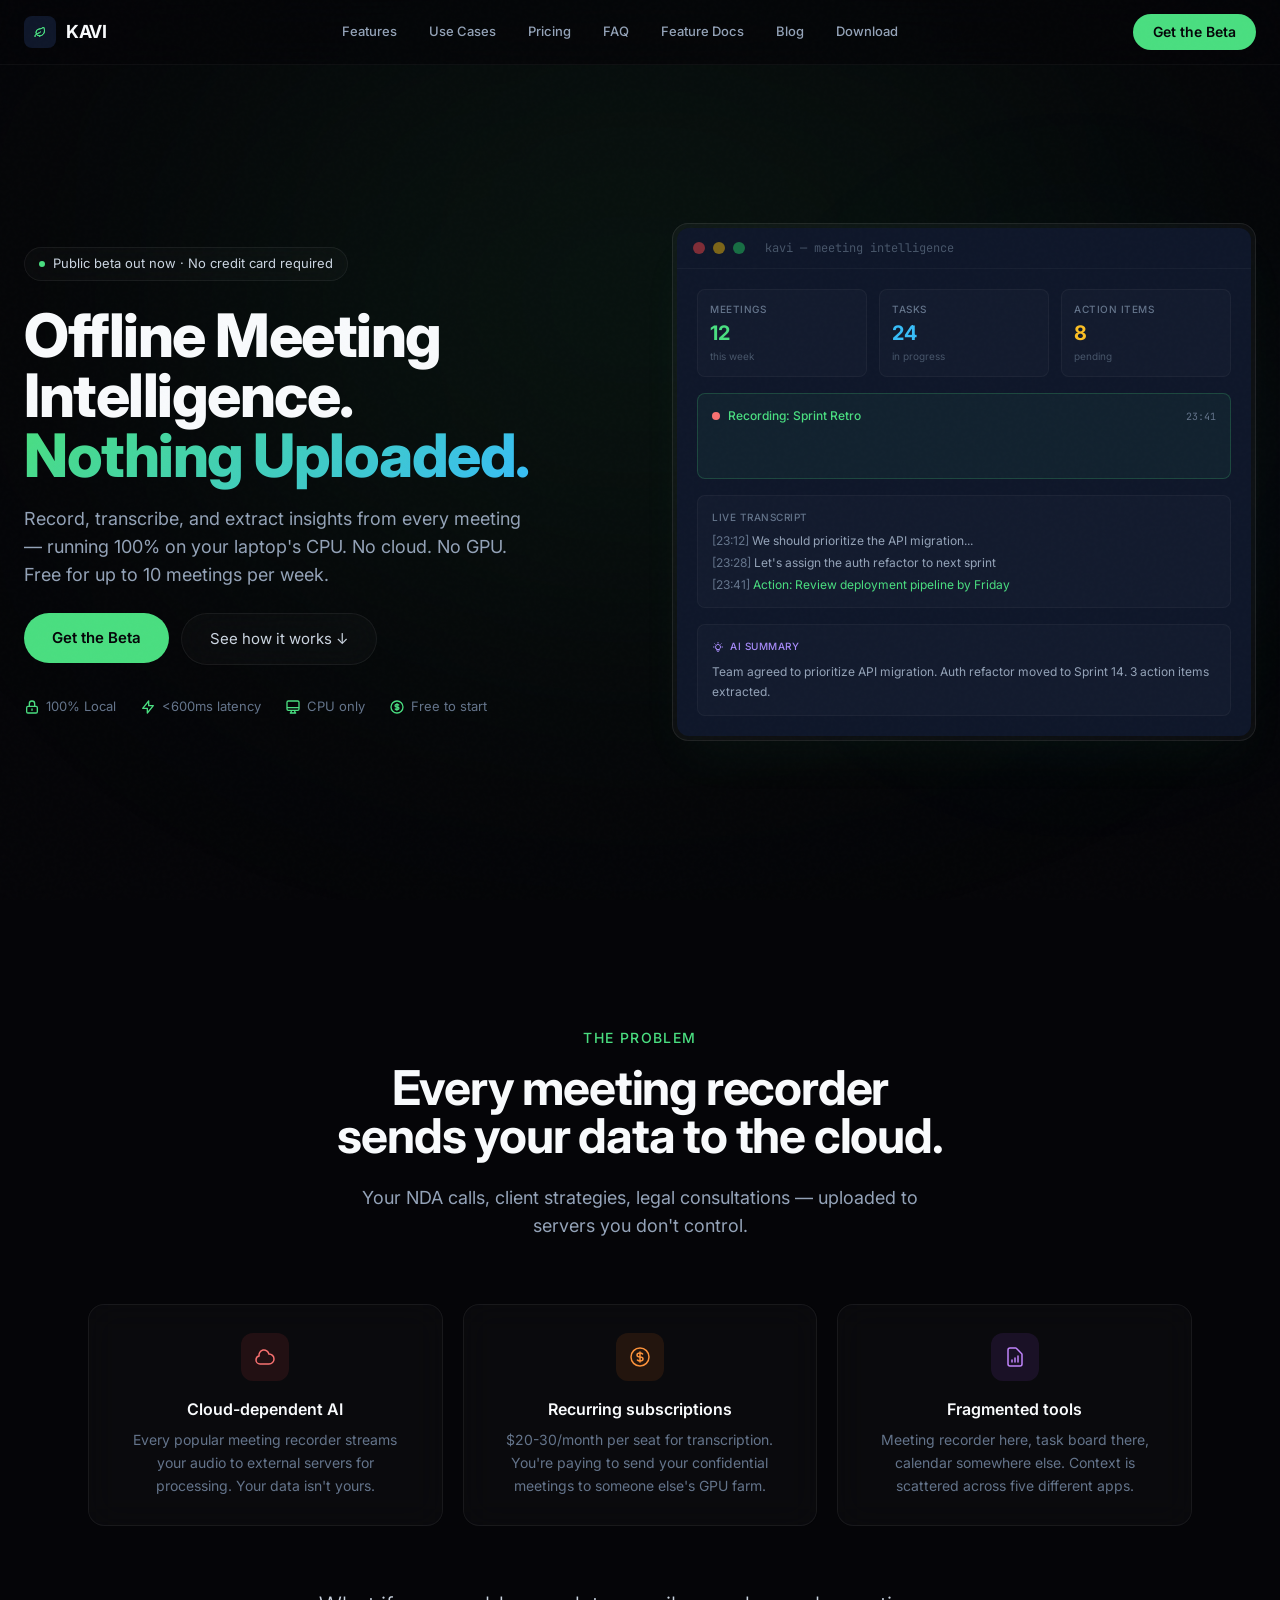
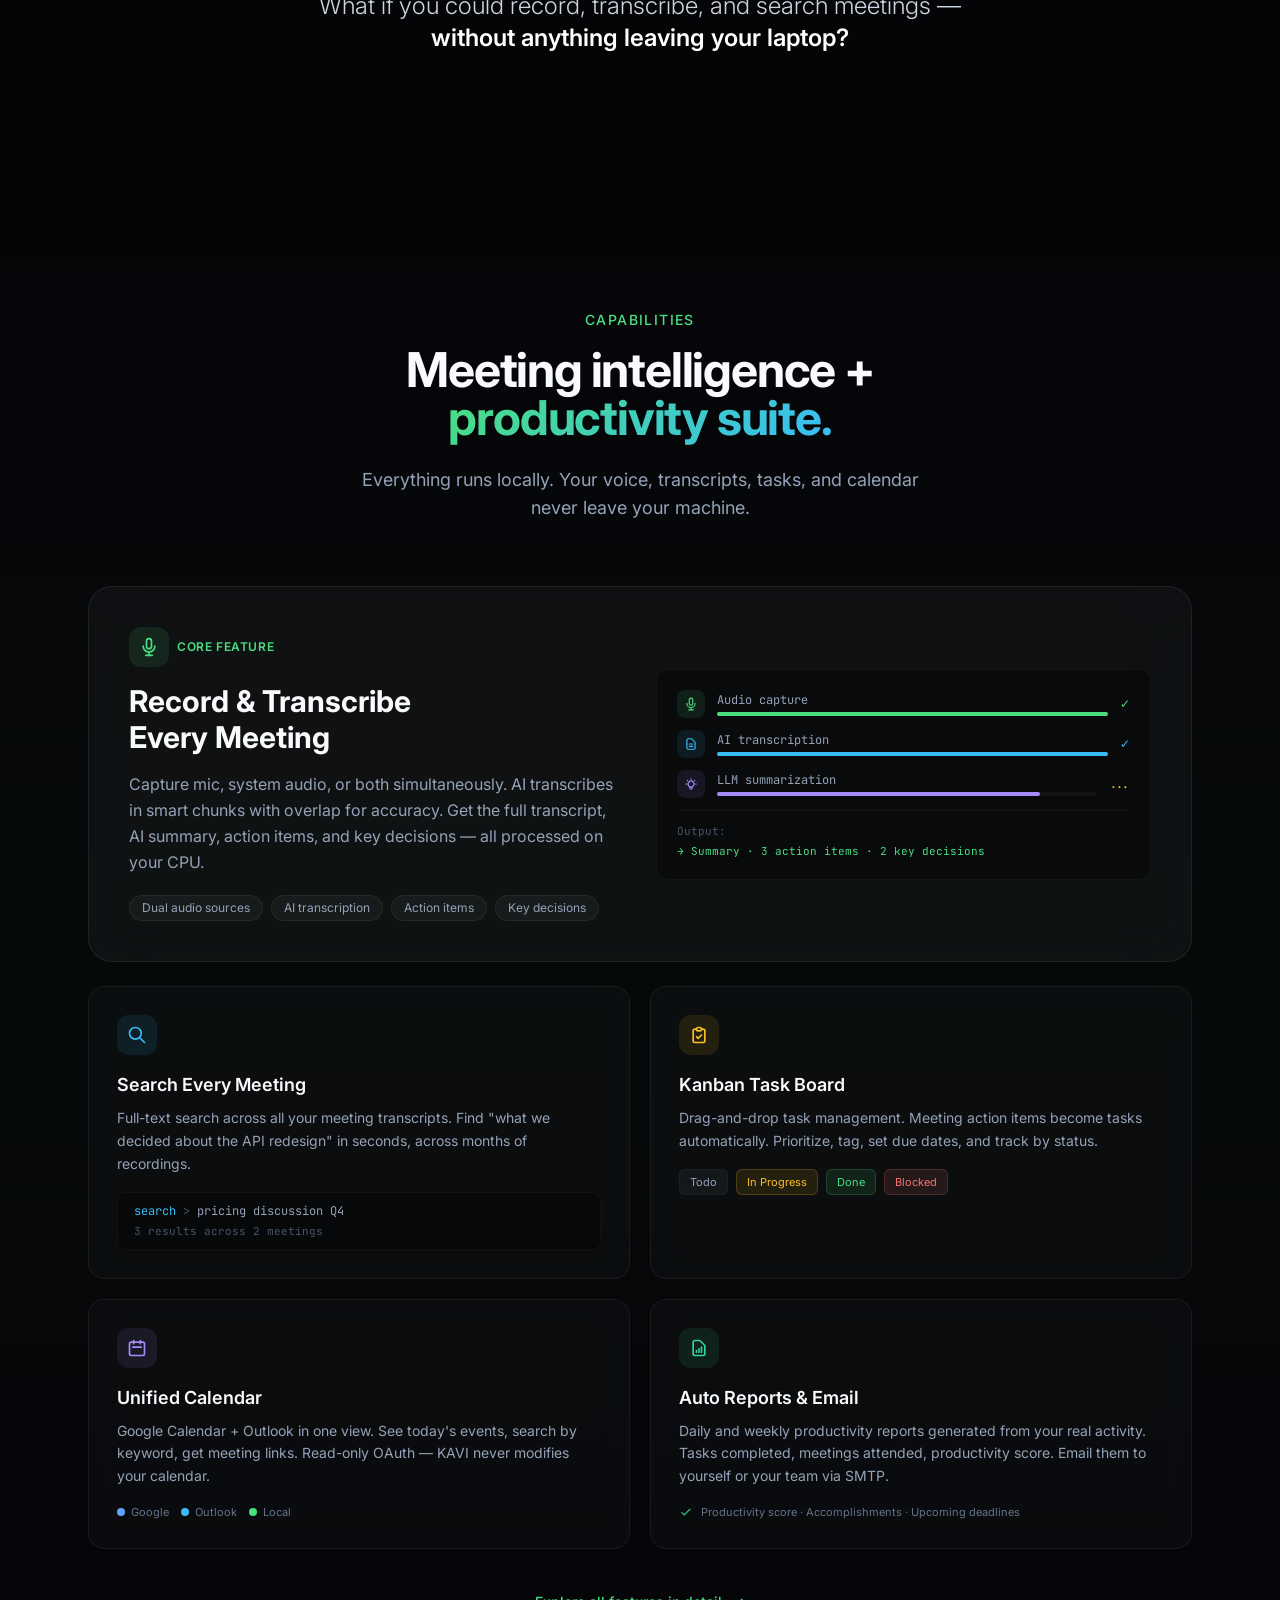
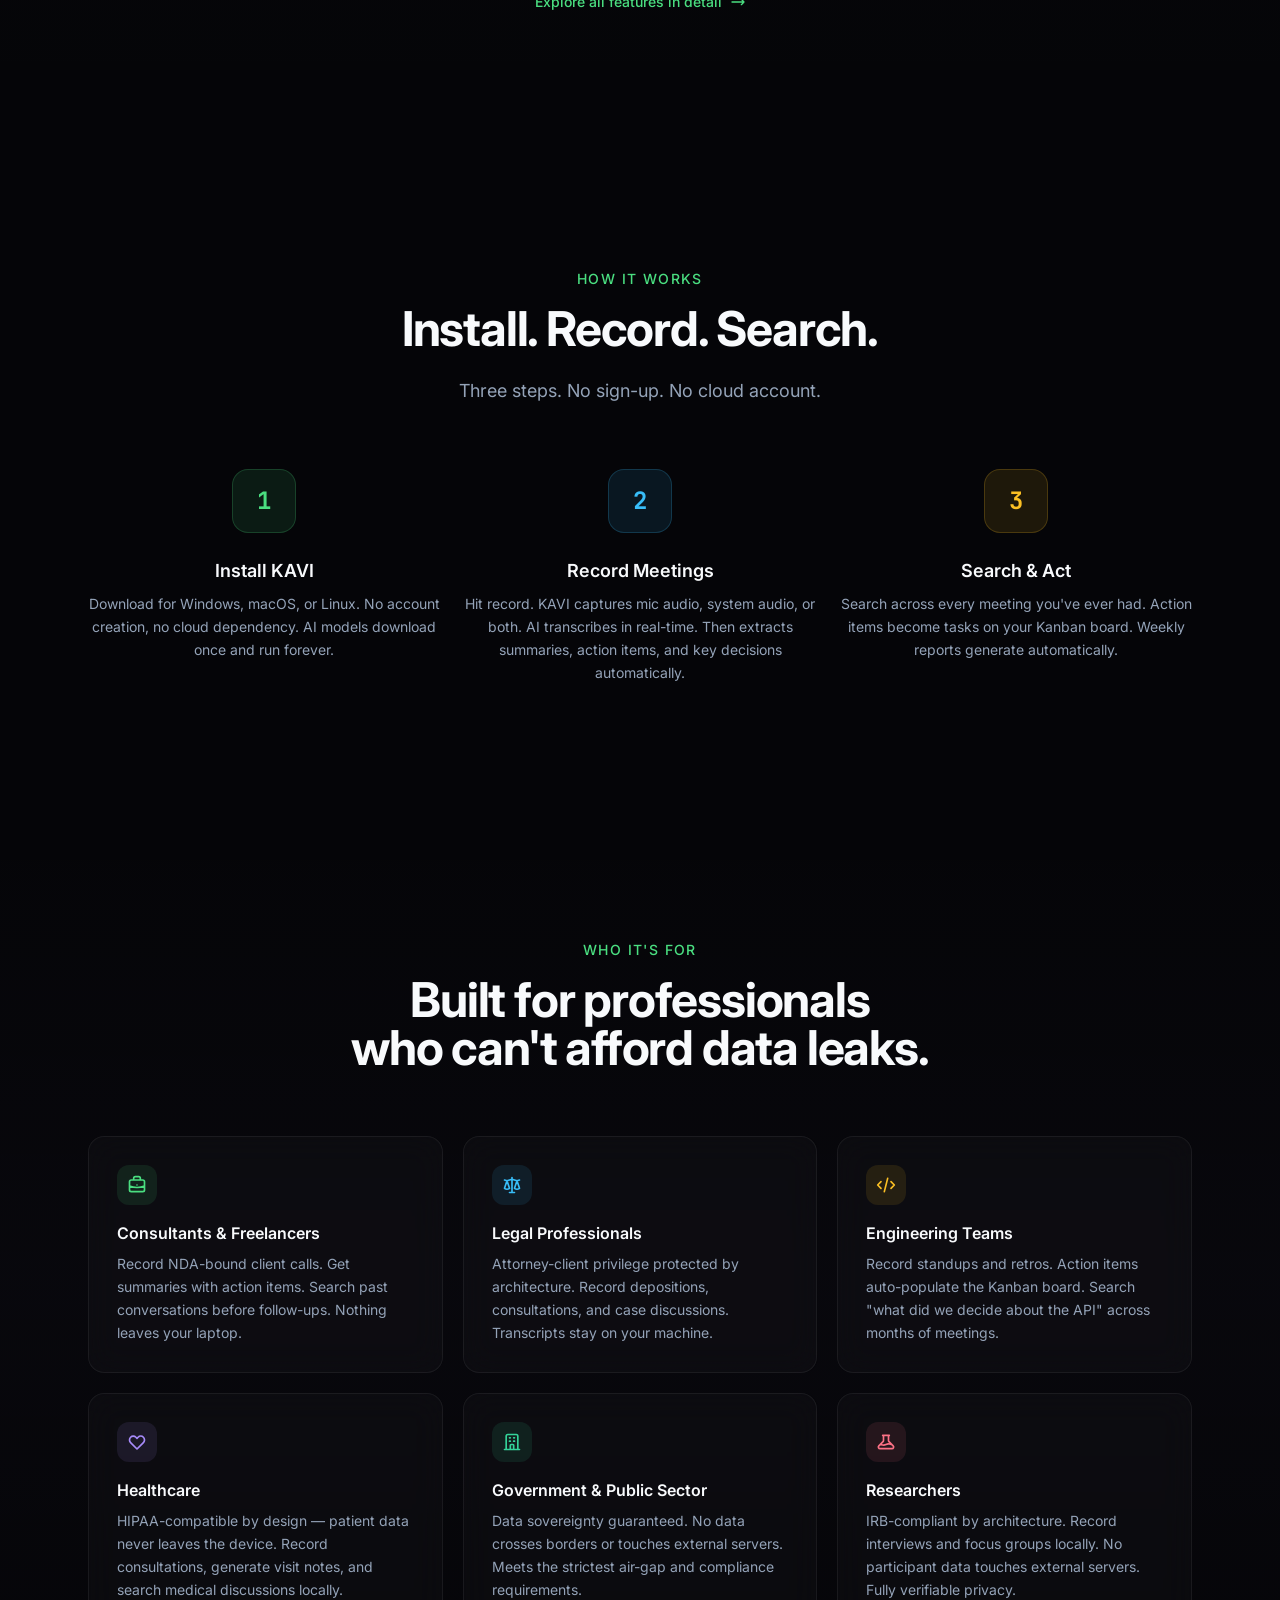
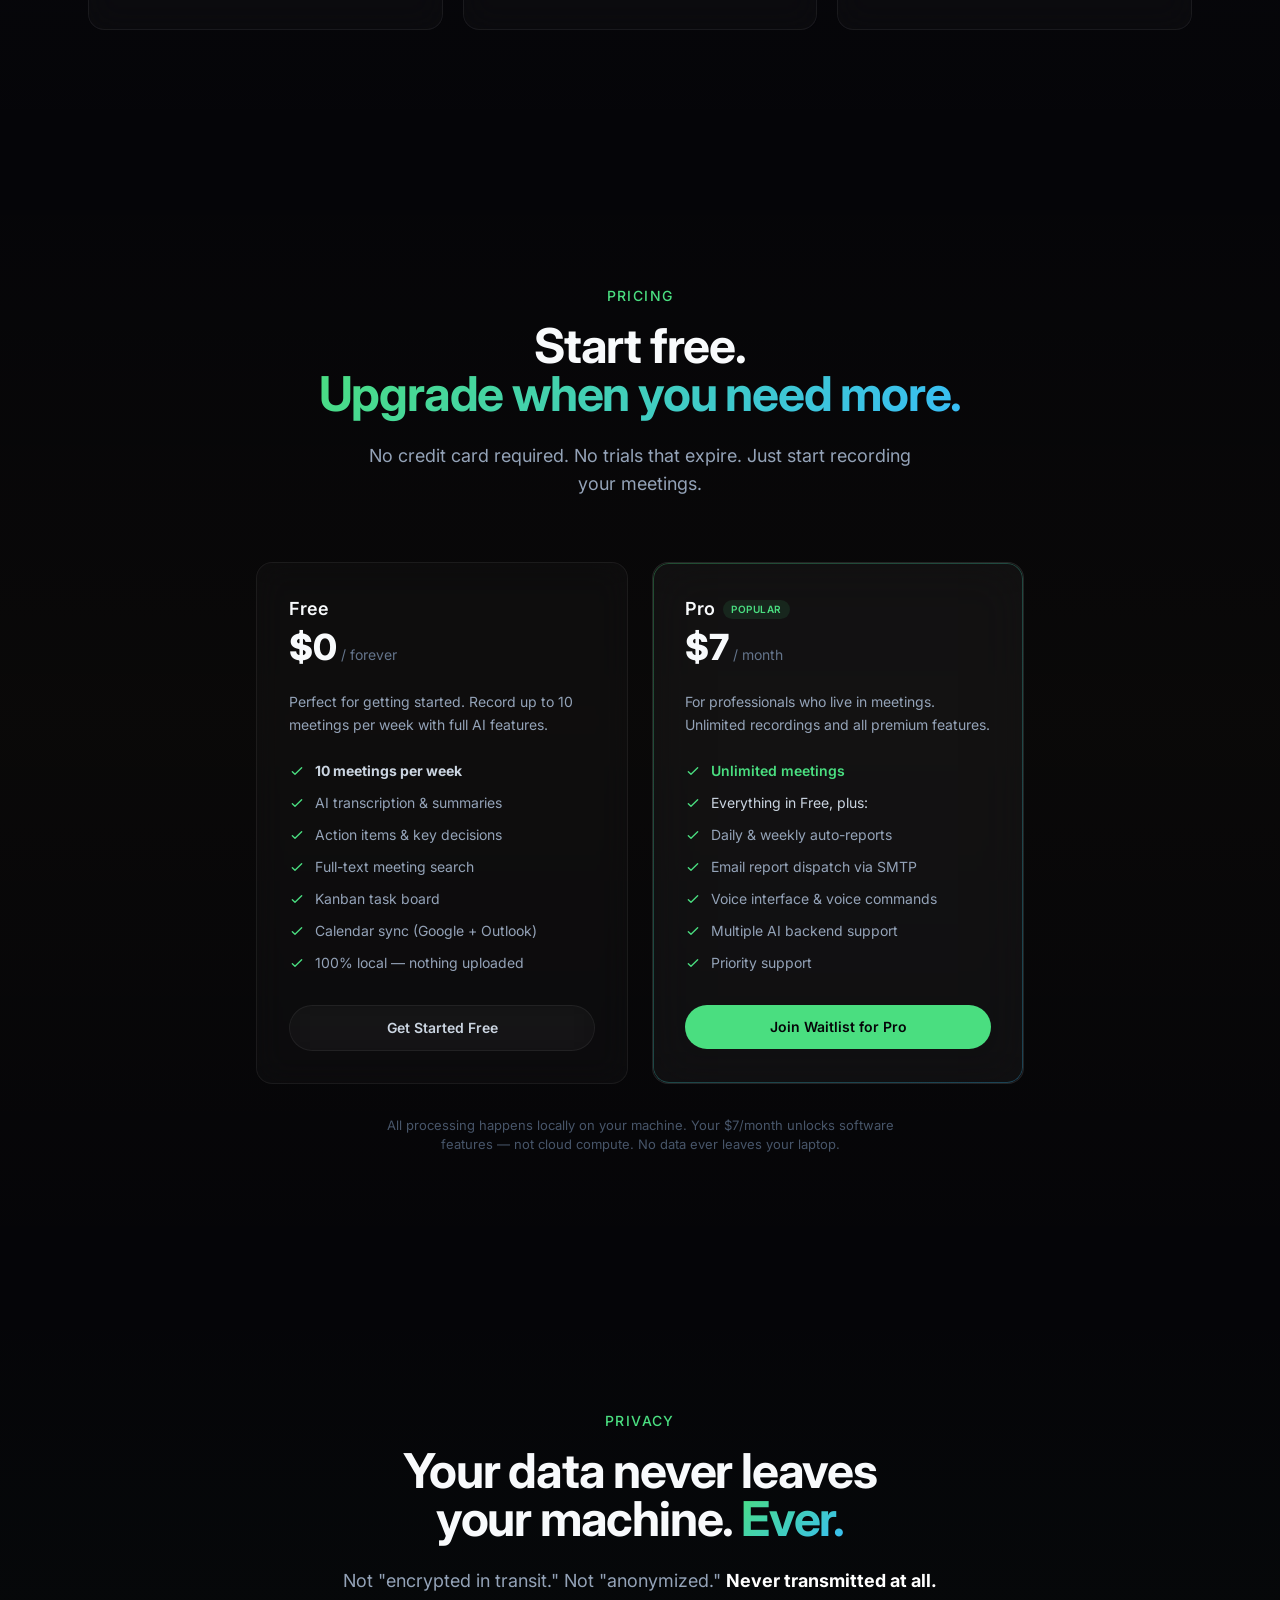
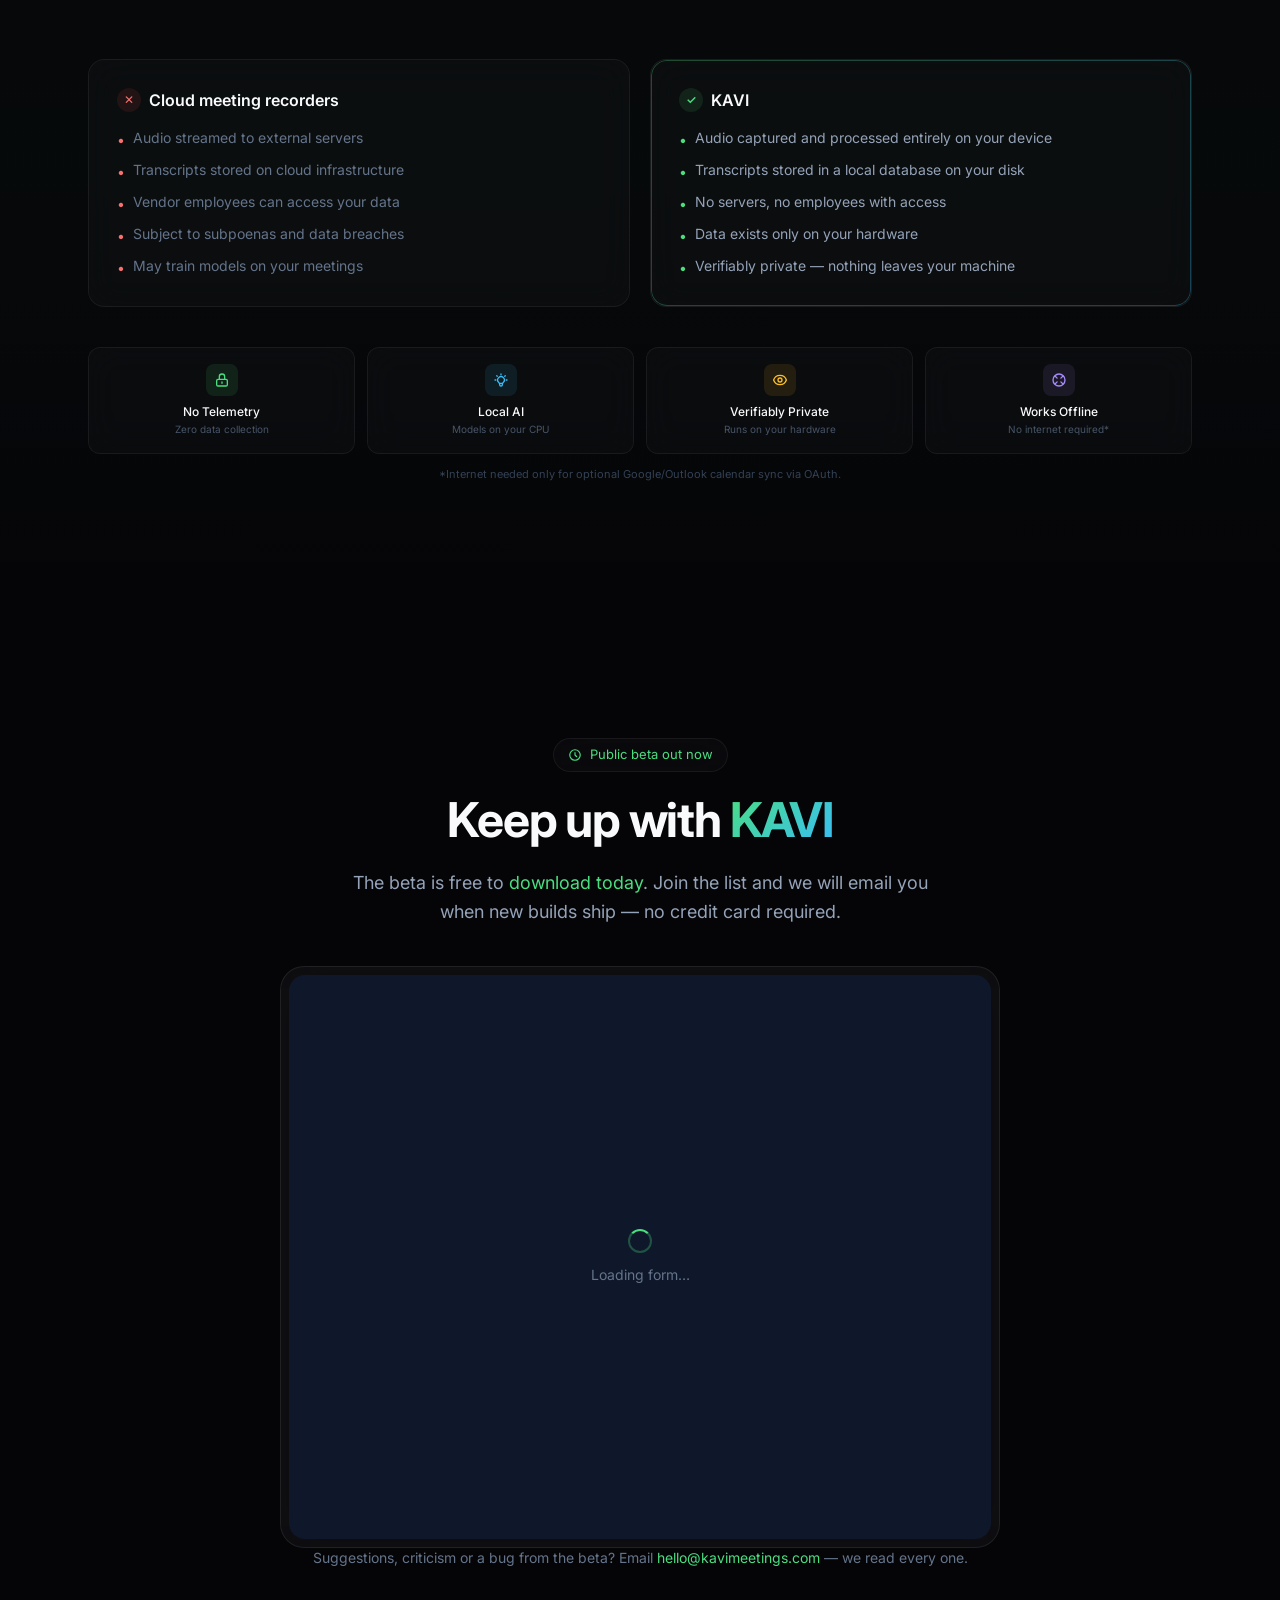
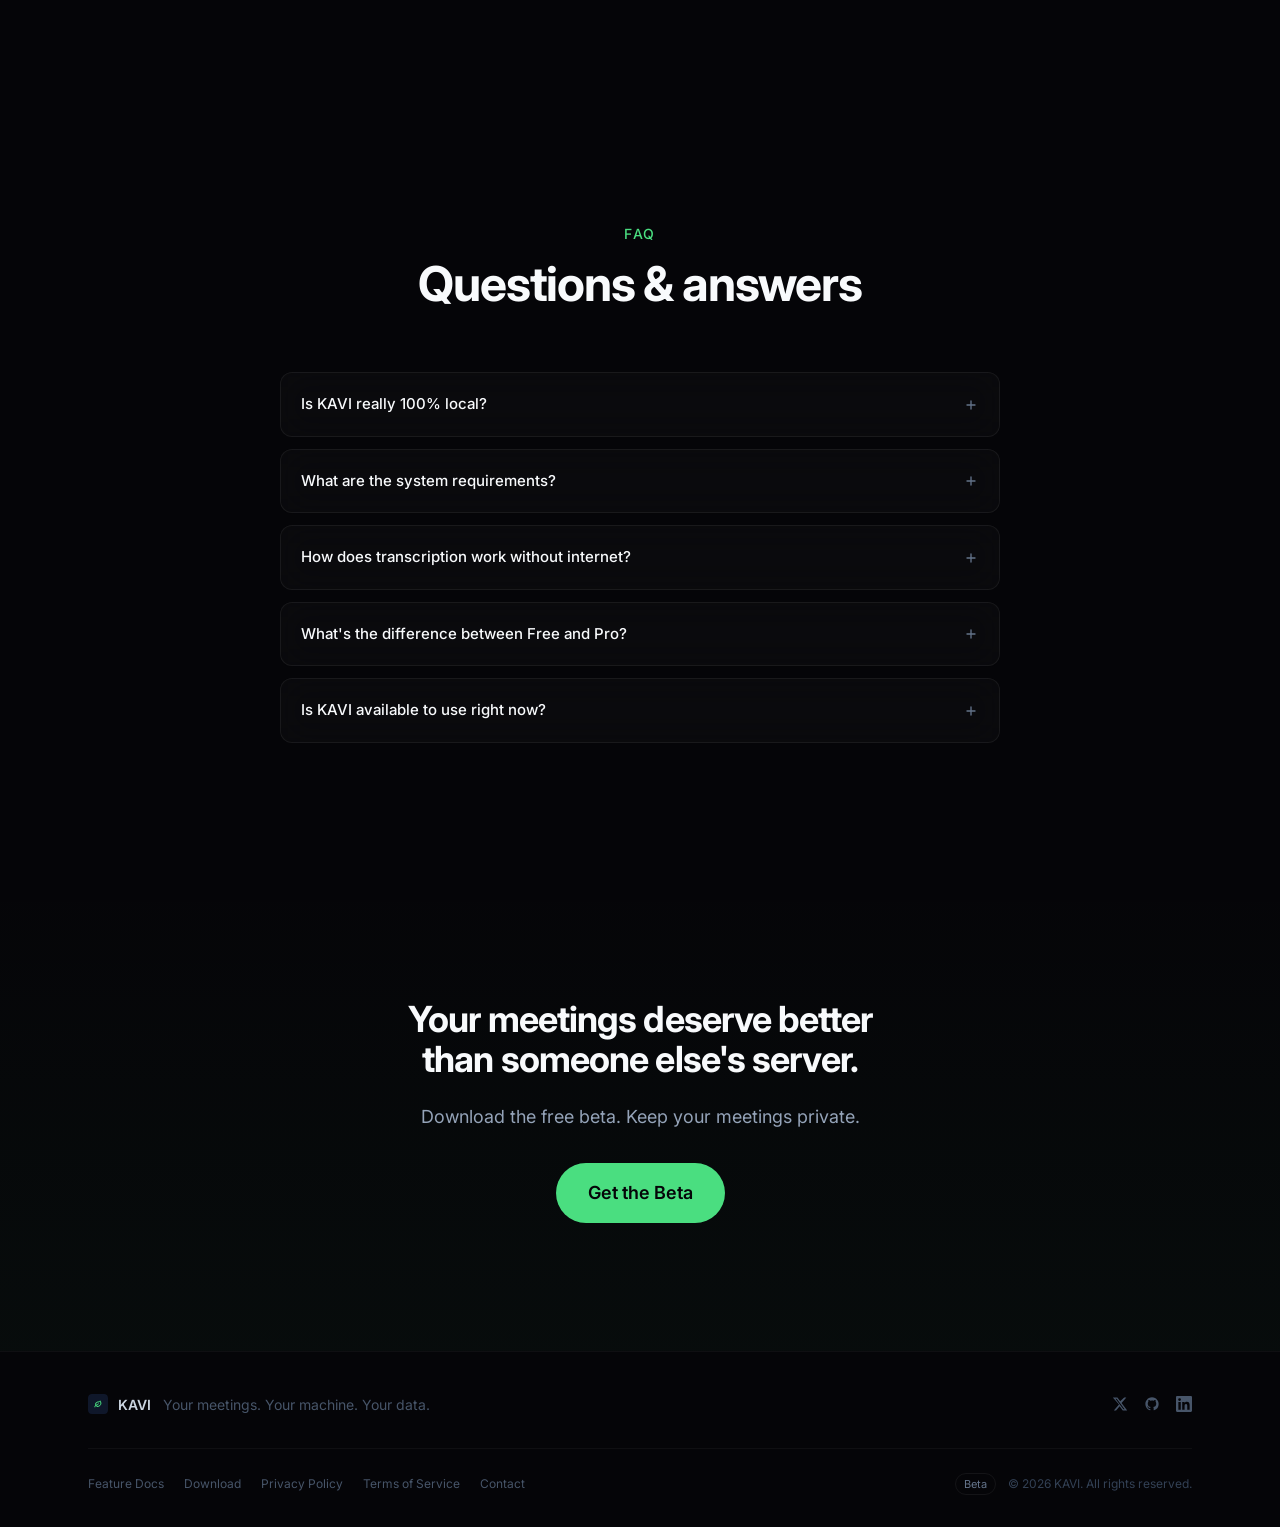
<file: index.html>
<!DOCTYPE html>
<html lang="en" class="scroll-smooth">
<head>
    <meta charset="UTF-8">
    <meta name="viewport" content="width=device-width, initial-scale=1.0">
    <title>KAVI — Offline Meeting Recorder | Local AI Transcription, No Cloud</title>
    <meta name="description" content="KAVI records and transcribes meetings 100% offline on your laptop. No cloud, no GPU needed. AI summaries, action items, full-text search. Free for up to 10 meetings/week. Windows, Mac, Linux.">
    <meta name="keywords" content="offline meeting recorder, local meeting transcription, no cloud meeting recorder, private meeting recorder, AI meeting transcription offline, meeting recorder no internet, local AI transcription, HIPAA meeting recorder">
    <link rel="canonical" href="https://kavimeetings.com/">

    <!-- Open Graph -->
    <meta property="og:title" content="KAVI — Offline Meeting Recorder | No Cloud, 100% Local AI">
    <meta property="og:description" content="Record and transcribe meetings 100% offline on your laptop. AI summaries, action items, full-text search. No cloud. No GPU. Free to start.">
    <meta property="og:type" content="website">
    <meta property="og:url" content="https://kavimeetings.com/">
    <meta property="og:image" content="https://kavimeetings.com/assets/og-image.png">
    <meta property="og:site_name" content="KAVI">
    <meta property="og:locale" content="en_US">

    <!-- Twitter Card -->
    <meta name="twitter:card" content="summary_large_image">
    <meta name="twitter:site" content="@kavimeetings">
    <meta name="twitter:title" content="KAVI — Offline Meeting Recorder | No Cloud, 100% Local AI">
    <meta name="twitter:description" content="Record & transcribe meetings 100% offline on your laptop. No cloud. No GPU. AI summaries + action items. Free to start.">
    <meta name="twitter:image" content="https://kavimeetings.com/assets/og-image.png">

    <!-- JSON-LD Structured Data -->
    <script type="application/ld+json">
    {
      "@context": "https://schema.org",
      "@type": "SoftwareApplication",
      "name": "KAVI",
      "applicationCategory": "BusinessApplication",
      "operatingSystem": "Windows, macOS, Linux",
      "offers": [
        {
          "@type": "Offer",
          "price": "0",
          "priceCurrency": "USD",
          "name": "Free Plan",
          "description": "10 meetings per week, AI transcription, summaries, action items, full-text search"
        },
        {
          "@type": "Offer",
          "price": "7",
          "priceCurrency": "USD",
          "billingIncrement": "month",
          "name": "Pro Plan",
          "description": "Unlimited meetings, daily/weekly reports, voice interface, email dispatch"
        }
      ],
      "description": "KAVI is an offline meeting recorder and AI transcription tool that runs 100% locally on your laptop. No cloud, no GPU required. Record, transcribe, and search meetings with full privacy.",
      "url": "https://kavimeetings.com",
      "featureList": [
        "100% offline meeting recording",
        "Local AI transcription with no cloud",
        "AI meeting summaries and action items",
        "Full-text search across all meeting transcripts",
        "Kanban task board with auto action items",
        "HIPAA-compatible local processing",
        "Works on CPU — no GPU required",
        "Free for up to 10 meetings per week"
      ],
      "screenshot": "https://kavimeetings.com/assets/og-image.png"
    }
    </script>

    <!-- FAQ Structured Data -->
    <script type="application/ld+json">
    {
      "@context": "https://schema.org",
      "@type": "FAQPage",
      "mainEntity": [
        {
          "@type": "Question",
          "name": "Does KAVI work offline?",
          "acceptedAnswer": {
            "@type": "Answer",
            "text": "Yes. KAVI records and transcribes meetings 100% offline on your laptop's CPU. No internet connection is required for recording or transcription. Internet is only needed for optional Google/Outlook calendar sync."
          }
        },
        {
          "@type": "Question",
          "name": "Does KAVI send my meeting recordings to the cloud?",
          "acceptedAnswer": {
            "@type": "Answer",
            "text": "No. KAVI processes everything locally on your device. Your audio, transcripts, and meeting data never leave your machine. There are no external servers involved in transcription or AI summarization."
          }
        },
        {
          "@type": "Question",
          "name": "What operating systems does KAVI support?",
          "acceptedAnswer": {
            "@type": "Answer",
            "text": "KAVI supports Windows, macOS, and Linux."
          }
        },
        {
          "@type": "Question",
          "name": "Is KAVI free?",
          "acceptedAnswer": {
            "@type": "Answer",
            "text": "Yes. KAVI is free for up to 10 meetings per week with full AI features including transcription, summaries, and action items. The Pro plan at $7/month gives unlimited meetings."
          }
        },
        {
          "@type": "Question",
          "name": "Do I need a GPU to run KAVI?",
          "acceptedAnswer": {
            "@type": "Answer",
            "text": "No. KAVI runs entirely on your laptop's CPU. No dedicated GPU is required."
          }
        }
      ]
    }
    </script>

    <!-- Organization + WebSite Structured Data -->
    <script type="application/ld+json">
    {
      "@context": "https://schema.org",
      "@graph": [
        {
          "@type": "Organization",
          "@id": "https://kavimeetings.com/#organization",
          "name": "KAVI",
          "url": "https://kavimeetings.com/",
          "logo": "https://kavimeetings.com/assets/kavi-logo.svg"
        },
        {
          "@type": "WebSite",
          "@id": "https://kavimeetings.com/#website",
          "name": "KAVI",
          "url": "https://kavimeetings.com/",
          "publisher": { "@id": "https://kavimeetings.com/#organization" }
        }
      ]
    }
    </script>

    <!-- Favicon -->
    <link rel="icon" type="image/svg+xml" href="assets/favicon.svg">
    <link rel="icon" type="image/x-icon" href="assets/favicon.ico">
    <link rel="apple-touch-icon" href="assets/apple-touch-icon.png">

    <!-- Fonts -->
    <link rel="preconnect" href="https://fonts.googleapis.com">
    <link rel="preconnect" href="https://fonts.gstatic.com" crossorigin>
    <link href="https://fonts.googleapis.com/css2?family=Inter:wght@300;400;500;600;700;800&family=JetBrains+Mono:wght@400;500&display=swap" rel="stylesheet">

    <!-- TailwindCSS -->
    <link rel="stylesheet" href="assets/tailwind.css">

    <style>
        /* ── Animations ── */
        @keyframes float { 0%, 100% { transform: translateY(0); } 50% { transform: translateY(-8px); } }
        @keyframes glow-pulse { 0%, 100% { box-shadow: 0 0 24px rgba(74,222,128,0.25); } 50% { box-shadow: 0 0 48px rgba(74,222,128,0.45); } }
        @keyframes fade-up { from { opacity: 0; transform: translateY(28px); } to { opacity: 1; transform: translateY(0); } }
        @keyframes shimmer { 0% { background-position: -200% 0; } 100% { background-position: 200% 0; } }
        @keyframes typing { from { width: 0 } to { width: 100% } }
        @keyframes blink { 50% { border-color: transparent } }
        @keyframes wave-1 { 0%, 100% { height: 8px; } 50% { height: 24px; } }
        @keyframes wave-2 { 0%, 100% { height: 16px; } 50% { height: 32px; } }
        @keyframes wave-3 { 0%, 100% { height: 12px; } 50% { height: 28px; } }
        @keyframes wave-4 { 0%, 100% { height: 20px; } 50% { height: 10px; } }
        @keyframes orbit { from { transform: rotate(0deg) translateX(140px) rotate(0deg); } to { transform: rotate(360deg) translateX(140px) rotate(-360deg); } }
        @keyframes dash-flow { to { stroke-dashoffset: -20; } }
        @keyframes scale-in { from { opacity: 0; transform: scale(0.92); } to { opacity: 1; transform: scale(1); } }

        .animate-float { animation: float 6s ease-in-out infinite; }
        .animate-glow { animation: glow-pulse 3s ease-in-out infinite; }

        .fade-in { opacity: 0; transform: translateY(28px); transition: all 0.7s cubic-bezier(0.16, 1, 0.3, 1); }
        .fade-in.visible { opacity: 1; transform: translateY(0); }
        .fade-in-delay-1 { transition-delay: 0.1s; }
        .fade-in-delay-2 { transition-delay: 0.2s; }
        .fade-in-delay-3 { transition-delay: 0.3s; }
        .fade-in-delay-4 { transition-delay: 0.4s; }

        /* ── Glass ── */
        .glass { background: rgba(255,255,255,0.025); backdrop-filter: blur(16px); border: 1px solid rgba(255,255,255,0.06); }
        .glass:hover { background: rgba(255,255,255,0.045); border-color: rgba(255,255,255,0.1); }
        .glass-strong { background: rgba(255,255,255,0.04); backdrop-filter: blur(24px); border: 1px solid rgba(255,255,255,0.08); }

        /* ── Gradients ── */
        .gradient-text { background: linear-gradient(135deg, #4ade80, #38BDF8); -webkit-background-clip: text; -webkit-text-fill-color: transparent; background-clip: text; }
        .gradient-text-warm { background: linear-gradient(135deg, #4ade80, #FBBF24); -webkit-background-clip: text; -webkit-text-fill-color: transparent; background-clip: text; }
        .gradient-border { position: relative; }
        .gradient-border::before { content: ''; position: absolute; inset: 0; border-radius: inherit; padding: 1px; background: linear-gradient(135deg, rgba(74,222,128,0.3), rgba(56,189,248,0.3)); -webkit-mask: linear-gradient(#fff 0 0) content-box, linear-gradient(#fff 0 0); -webkit-mask-composite: xor; mask-composite: exclude; pointer-events: none; }

        /* ── Waveform bars ── */
        .wave-bar { width: 3px; border-radius: 2px; background: #4ade80; }
        .wave-1 { animation: wave-1 1s ease-in-out infinite; }
        .wave-2 { animation: wave-2 1s ease-in-out 0.1s infinite; }
        .wave-3 { animation: wave-3 1s ease-in-out 0.2s infinite; }
        .wave-4 { animation: wave-4 1s ease-in-out 0.3s infinite; }
        .wave-5 { animation: wave-1 1s ease-in-out 0.15s infinite; }
        .wave-6 { animation: wave-3 1s ease-in-out 0.25s infinite; }
        .wave-7 { animation: wave-2 1s ease-in-out 0.05s infinite; }

        /* ── Terminal ── */
        .terminal-line { overflow: hidden; white-space: nowrap; border-right: 2px solid #4ade80; animation: typing 2.5s steps(40, end) forwards, blink 0.75s step-end infinite; }

        /* ── Scrollbar ── */
        ::-webkit-scrollbar { width: 5px; }
        ::-webkit-scrollbar-track { background: #050508; }
        ::-webkit-scrollbar-thumb { background: #1e293b; border-radius: 3px; }

        /* ── Tally form ── */
        iframe[data-tally-src] { color-scheme: dark; }

        /* ── Feature card hover accent ── */
        .feature-card { transition: all 0.3s ease; }
        .feature-card:hover { transform: translateY(-4px); }
        .feature-card:hover .feature-icon { transform: scale(1.1); }
        .feature-icon { transition: transform 0.3s ease; }

        /* ── Mobile menu ── */
        .mobile-menu { max-height: 0; overflow: hidden; transition: max-height 0.35s cubic-bezier(0.4,0,0.2,1); }
        .mobile-menu.open { max-height: 420px; }

        /* ── Noise texture ── */
        body::before {
            content: '';
            position: fixed;
            inset: 0;
            opacity: 0.015;
            background-image: url("data:image/svg+xml,%3Csvg viewBox='0 0 256 256' xmlns='http://www.w3.org/2000/svg'%3E%3Cfilter id='n'%3E%3CfeTurbulence type='fractalNoise' baseFrequency='0.9' numOctaves='4' stitchTiles='stitch'/%3E%3C/filter%3E%3Crect width='100%25' height='100%25' filter='url(%23n)'/%3E%3C/svg%3E");
            pointer-events: none;
            z-index: 9999;
        }
    </style>
</head>

<body class="bg-kavi-bg text-slate-50 font-sans antialiased overflow-x-hidden">

    <!-- ═══════════════════════════════════════════════════════════════════ -->
    <!-- NAVIGATION                                                         -->
    <!-- ═══════════════════════════════════════════════════════════════════ -->
    <nav class="fixed top-0 left-0 right-0 z-50 backdrop-blur-xl bg-kavi-bg/70 border-b border-white/[0.04]" id="navbar">
        <div class="max-w-7xl mx-auto px-6 h-16 flex items-center justify-between">
            <!-- Logo -->
            <a href="#" class="flex items-center gap-2.5 group" aria-label="KAVI Home">
                <div class="w-8 h-8 rounded-lg overflow-hidden group-hover:scale-110 transition-transform duration-300">
                    <img src="assets/kavi-logo.svg" alt="KAVI logo" class="w-full h-full">
                </div>
                <span class="text-lg font-bold tracking-tight">KAVI</span>
            </a>

            <!-- Desktop Nav -->
            <div class="hidden md:flex items-center gap-8 text-[13px] text-slate-400 font-medium">
                <a href="#features" class="hover:text-white transition-colors duration-200">Features</a>
                <a href="#use-cases" class="hover:text-white transition-colors duration-200">Use Cases</a>
                <a href="#pricing" class="hover:text-white transition-colors duration-200">Pricing</a>
                <a href="#faq" class="hover:text-white transition-colors duration-200">FAQ</a>
                <a href="features.html" class="hover:text-white transition-colors duration-200">Feature Docs</a>
                <a href="blog/index.html" class="hover:text-white transition-colors duration-200">Blog</a>
                <a href="download.html" class="hover:text-white transition-colors duration-200">Download</a>
            </div>

            <!-- CTA + Mobile toggle -->
            <div class="flex items-center gap-3">
                <a href="download.html" class="bg-sage-400 text-kavi-bg font-semibold text-sm px-5 py-2 rounded-full hover:bg-sage-500 transition-all duration-200 hover:scale-105 hidden sm:block">
                    Get the Beta
                </a>
                <button class="md:hidden p-2 text-slate-400 hover:text-white" onclick="document.getElementById('mobile-nav').classList.toggle('open')" aria-label="Menu">
                    <svg class="w-5 h-5" fill="none" stroke="currentColor" viewBox="0 0 24 24"><path stroke-linecap="round" stroke-linejoin="round" stroke-width="2" d="M4 6h16M4 12h16M4 18h16"/></svg>
                </button>
            </div>
        </div>

        <!-- Mobile Nav -->
        <div id="mobile-nav" class="mobile-menu md:hidden border-t border-white/[0.04] bg-kavi-bg/95 backdrop-blur-xl">
            <div class="px-6 py-4 space-y-3 text-sm">
                <a href="#features" class="block text-slate-400 hover:text-white" onclick="document.getElementById('mobile-nav').classList.remove('open')">Features</a>
                <a href="#use-cases" class="block text-slate-400 hover:text-white" onclick="document.getElementById('mobile-nav').classList.remove('open')">Use Cases</a>
                <a href="#pricing" class="block text-slate-400 hover:text-white" onclick="document.getElementById('mobile-nav').classList.remove('open')">Pricing</a>
                <a href="#faq" class="block text-slate-400 hover:text-white" onclick="document.getElementById('mobile-nav').classList.remove('open')">FAQ</a>
                <a href="features.html" class="block text-slate-400 hover:text-white" onclick="document.getElementById('mobile-nav').classList.remove('open')">Feature Docs</a>
                <a href="blog/index.html" class="block text-slate-400 hover:text-white" onclick="document.getElementById('mobile-nav').classList.remove('open')">Blog</a>
                <a href="download.html" class="block text-slate-400 hover:text-white" onclick="document.getElementById('mobile-nav').classList.remove('open')">Download</a>
                <a href="download.html" class="inline-block bg-sage-400 text-kavi-bg font-semibold text-sm px-5 py-2 rounded-full mt-2" onclick="document.getElementById('mobile-nav').classList.remove('open')">Get the Beta</a>
            </div>
        </div>
    </nav>


    <!-- ═══════════════════════════════════════════════════════════════════ -->
    <!-- HERO                                                               -->
    <!-- ═══════════════════════════════════════════════════════════════════ -->
    <section class="relative min-h-screen flex items-start md:items-center pt-16 overflow-hidden">
        <!-- Background effects -->
        <div class="absolute inset-0">
            <div class="absolute top-0 left-1/2 -translate-x-1/2 w-[900px] h-[600px] bg-sage-400/[0.07] rounded-full blur-[160px]"></div>
            <div class="absolute bottom-1/4 right-0 w-[400px] h-[400px] bg-kavi-cyan/[0.04] rounded-full blur-[120px]"></div>
        </div>

        <div class="relative max-w-7xl mx-auto px-6 py-8 sm:py-14 md:py-20 lg:py-28">
            <div class="grid lg:grid-cols-2 gap-12 lg:gap-16 items-center">
                <!-- Left: Copy -->
                <div>
                    <!-- Badge -->
                    <div class="inline-flex items-center gap-2 px-3.5 py-1.5 rounded-full glass text-[12px] sm:text-[13px] text-slate-300 mb-6 max-w-full">
                        <span class="w-1.5 h-1.5 bg-sage-400 rounded-full animate-pulse shrink-0"></span>
                        <span>Public beta out now &middot; No credit card required</span>
                    </div>

                    <!-- Headline -->
                    <h1 class="text-[2rem] sm:text-5xl lg:text-6xl font-extrabold tracking-tight leading-[1.1] mb-5">
                        Offline Meeting<br>
                        Intelligence.<br>
                        <span class="gradient-text">Nothing Uploaded.</span>
                    </h1>

                    <!-- Subheadline -->
                    <p class="text-base sm:text-lg text-slate-400 max-w-lg leading-relaxed mb-6">
                        Record, transcribe, and extract insights from every meeting — running 100% on your laptop's CPU. No cloud. No GPU. Free for up to 10 meetings per week.
                    </p>

                    <!-- CTAs -->
                    <div class="flex flex-col sm:flex-row items-stretch sm:items-start gap-3 mb-8">
                        <a href="download.html" class="text-center bg-sage-400 text-kavi-bg font-semibold px-7 py-3.5 rounded-full text-[15px] hover:bg-sage-500 transition-all hover:scale-[1.03] animate-glow">
                            Get the Beta
                        </a>
                        <a href="#features" class="text-center glass px-7 py-3.5 rounded-full text-[15px] text-slate-300 hover:text-white transition-all hover:bg-white/[0.06]">
                            See how it works &darr;
                        </a>
                    </div>

                    <!-- Trust row -->
                    <div class="flex flex-wrap items-center gap-x-6 gap-y-2 text-[13px] text-slate-500">
                        <span class="flex items-center gap-1.5">
                            <svg class="w-4 h-4 text-sage-400" fill="none" stroke="currentColor" viewBox="0 0 24 24"><path stroke-linecap="round" stroke-linejoin="round" stroke-width="2" d="M12 15v2m-6 4h12a2 2 0 002-2v-6a2 2 0 00-2-2H6a2 2 0 00-2 2v6a2 2 0 002 2zm10-10V7a4 4 0 00-8 0v4h8z"/></svg>
                            100% Local
                        </span>
                        <span class="flex items-center gap-1.5">
                            <svg class="w-4 h-4 text-sage-400" fill="none" stroke="currentColor" viewBox="0 0 24 24"><path stroke-linecap="round" stroke-linejoin="round" stroke-width="2" d="M13 10V3L4 14h7v7l9-11h-7z"/></svg>
                            &lt;600ms latency
                        </span>
                        <span class="flex items-center gap-1.5">
                            <svg class="w-4 h-4 text-sage-400" fill="none" stroke="currentColor" viewBox="0 0 24 24"><path stroke-linecap="round" stroke-linejoin="round" stroke-width="2" d="M9.75 17L9 20l-1 1h8l-1-1-.75-3M3 13h18M5 17h14a2 2 0 002-2V5a2 2 0 00-2-2H5a2 2 0 00-2 2v10a2 2 0 002 2z"/></svg>
                            CPU only
                        </span>
                        <span class="flex items-center gap-1.5">
                            <svg class="w-4 h-4 text-sage-400" fill="none" stroke="currentColor" viewBox="0 0 24 24"><path stroke-linecap="round" stroke-linejoin="round" stroke-width="2" d="M12 8c-1.657 0-3 .895-3 2s1.343 2 3 2 3 .895 3 2-1.343 2-3 2m0-8c1.11 0 2.08.402 2.599 1M12 8V7m0 1v8m0 0v1m0-1c-1.11 0-2.08-.402-2.599-1M21 12a9 9 0 11-18 0 9 9 0 0118 0z"/></svg>
                            Free to start
                        </span>
                    </div>
                </div>

                <!-- Right: Product mockup -->
                <div class="relative animate-float hidden lg:block">
                    <div class="glass-strong rounded-2xl p-1 shadow-2xl shadow-sage-400/5">
                        <div class="bg-kavi-surface rounded-xl overflow-hidden">
                            <!-- Window chrome -->
                            <div class="flex items-center gap-2 px-4 py-3 border-b border-white/[0.04]">
                                <div class="w-3 h-3 rounded-full bg-red-500/50"></div>
                                <div class="w-3 h-3 rounded-full bg-yellow-500/50"></div>
                                <div class="w-3 h-3 rounded-full bg-green-500/50"></div>
                                <span class="ml-3 text-xs text-slate-600 font-mono">kavi — meeting intelligence</span>
                            </div>

                            <!-- Dashboard mock -->
                            <div class="p-5 space-y-4">
                                <!-- Stats row -->
                                <div class="grid grid-cols-3 gap-3">
                                    <div class="bg-white/[0.02] rounded-lg p-3 border border-white/[0.04]">
                                        <div class="text-[10px] text-slate-500 mb-0.5 font-medium uppercase tracking-wider">Meetings</div>
                                        <div class="text-xl font-bold text-sage-400">12</div>
                                        <div class="text-[10px] text-slate-600 mt-0.5">this week</div>
                                    </div>
                                    <div class="bg-white/[0.02] rounded-lg p-3 border border-white/[0.04]">
                                        <div class="text-[10px] text-slate-500 mb-0.5 font-medium uppercase tracking-wider">Tasks</div>
                                        <div class="text-xl font-bold text-kavi-cyan">24</div>
                                        <div class="text-[10px] text-slate-600 mt-0.5">in progress</div>
                                    </div>
                                    <div class="bg-white/[0.02] rounded-lg p-3 border border-white/[0.04]">
                                        <div class="text-[10px] text-slate-500 mb-0.5 font-medium uppercase tracking-wider">Action Items</div>
                                        <div class="text-xl font-bold text-kavi-gold">8</div>
                                        <div class="text-[10px] text-slate-600 mt-0.5">pending</div>
                                    </div>
                                </div>

                                <!-- Active recording -->
                                <div class="bg-sage-400/[0.06] border border-sage-400/20 rounded-lg p-3.5">
                                    <div class="flex items-center justify-between mb-2">
                                        <div class="flex items-center gap-2">
                                            <div class="w-2 h-2 rounded-full bg-red-400 animate-pulse"></div>
                                            <span class="text-xs font-medium text-sage-400">Recording: Sprint Retro</span>
                                        </div>
                                        <span class="text-[10px] text-slate-500 font-mono">23:41</span>
                                    </div>
                                    <!-- Waveform -->
                                    <div class="flex items-end gap-[3px] h-8 px-1">
                                        <div class="wave-bar wave-1"></div>
                                        <div class="wave-bar wave-2"></div>
                                        <div class="wave-bar wave-3"></div>
                                        <div class="wave-bar wave-4"></div>
                                        <div class="wave-bar wave-5"></div>
                                        <div class="wave-bar wave-6"></div>
                                        <div class="wave-bar wave-7"></div>
                                        <div class="wave-bar wave-1"></div>
                                        <div class="wave-bar wave-3"></div>
                                        <div class="wave-bar wave-2"></div>
                                        <div class="wave-bar wave-5"></div>
                                        <div class="wave-bar wave-4"></div>
                                        <div class="wave-bar wave-6"></div>
                                        <div class="wave-bar wave-1"></div>
                                        <div class="wave-bar wave-7"></div>
                                        <div class="wave-bar wave-3"></div>
                                        <div class="wave-bar wave-2"></div>
                                        <div class="wave-bar wave-5"></div>
                                    </div>
                                </div>

                                <!-- Transcript preview -->
                                <div class="bg-white/[0.02] rounded-lg p-3.5 border border-white/[0.04]">
                                    <div class="text-[10px] text-slate-500 font-medium uppercase tracking-wider mb-2">Live Transcript</div>
                                    <div class="space-y-1.5 text-xs text-slate-400">
                                        <p><span class="text-slate-500">[23:12]</span> We should prioritize the API migration...</p>
                                        <p><span class="text-slate-500">[23:28]</span> Let's assign the auth refactor to next sprint</p>
                                        <p class="text-sage-400"><span class="text-slate-500">[23:41]</span> Action: Review deployment pipeline by Friday</p>
                                    </div>
                                </div>

                                <!-- AI Summary snippet -->
                                <div class="bg-white/[0.02] rounded-lg p-3.5 border border-white/[0.04]">
                                    <div class="flex items-center gap-1.5 mb-2">
                                        <svg class="w-3 h-3 text-kavi-purple" fill="none" stroke="currentColor" viewBox="0 0 24 24"><path stroke-linecap="round" stroke-linejoin="round" stroke-width="2" d="M9.663 17h4.673M12 3v1m6.364 1.636l-.707.707M21 12h-1M4 12H3m3.343-5.657l-.707-.707m2.828 9.9a5 5 0 117.072 0l-.548.547A3.374 3.374 0 0014 18.469V19a2 2 0 11-4 0v-.531c0-.895-.356-1.754-.988-2.386l-.548-.547z"/></svg>
                                        <span class="text-[10px] text-kavi-purple font-medium uppercase tracking-wider">AI Summary</span>
                                    </div>
                                    <p class="text-xs text-slate-400 leading-relaxed">Team agreed to prioritize API migration. Auth refactor moved to Sprint 14. 3 action items extracted.</p>
                                </div>
                            </div>
                        </div>
                    </div>
                </div>
            </div>
        </div>
    </section>


    <!-- ═══════════════════════════════════════════════════════════════════ -->
    <!-- PROBLEM STATEMENT                                                  -->
    <!-- ═══════════════════════════════════════════════════════════════════ -->
    <section class="py-16 md:py-24 lg:py-32 relative">
        <div class="max-w-6xl mx-auto px-6">
            <div class="text-center mb-16 fade-in">
                <p class="text-sm font-medium text-sage-400 uppercase tracking-widest mb-4">The problem</p>
                <h2 class="text-2xl sm:text-3xl md:text-5xl font-bold tracking-tight leading-tight mb-6">
                    Every meeting recorder<br class="hidden sm:inline">
                    <span class="sm:hidden"> </span>sends your data to the cloud.
                </h2>
                <p class="text-slate-400 text-lg max-w-xl mx-auto">Your NDA calls, client strategies, legal consultations — uploaded to servers you don't control.</p>
            </div>

            <div class="grid md:grid-cols-3 gap-5 mb-16">
                <div class="glass rounded-2xl p-7 fade-in text-center group hover:border-red-500/20 transition-all">
                    <div class="w-12 h-12 rounded-xl bg-red-500/10 flex items-center justify-center mx-auto mb-4 group-hover:bg-red-500/15 transition-colors">
                        <svg class="w-6 h-6 text-red-400" fill="none" stroke="currentColor" viewBox="0 0 24 24"><path stroke-linecap="round" stroke-linejoin="round" stroke-width="1.5" d="M3 15a4 4 0 004 4h9a5 5 0 10-.1-9.999 5.002 5.002 0 10-9.78 2.096A4.001 4.001 0 003 15z"/></svg>
                    </div>
                    <h3 class="text-base font-semibold mb-2">Cloud-dependent AI</h3>
                    <p class="text-slate-500 text-sm leading-relaxed">Every popular meeting recorder streams your audio to external servers for processing. Your data isn't yours.</p>
                </div>

                <div class="glass rounded-2xl p-7 fade-in fade-in-delay-1 text-center group hover:border-orange-500/20 transition-all">
                    <div class="w-12 h-12 rounded-xl bg-orange-500/10 flex items-center justify-center mx-auto mb-4 group-hover:bg-orange-500/15 transition-colors">
                        <svg class="w-6 h-6 text-orange-400" fill="none" stroke="currentColor" viewBox="0 0 24 24"><path stroke-linecap="round" stroke-linejoin="round" stroke-width="1.5" d="M12 8c-1.657 0-3 .895-3 2s1.343 2 3 2 3 .895 3 2-1.343 2-3 2m0-8c1.11 0 2.08.402 2.599 1M12 8V7m0 1v8m0 0v1m0-1c-1.11 0-2.08-.402-2.599-1M21 12a9 9 0 11-18 0 9 9 0 0118 0z"/></svg>
                    </div>
                    <h3 class="text-base font-semibold mb-2">Recurring subscriptions</h3>
                    <p class="text-slate-500 text-sm leading-relaxed">$20-30/month per seat for transcription. You're paying to send your confidential meetings to someone else's GPU farm.</p>
                </div>

                <div class="glass rounded-2xl p-7 fade-in fade-in-delay-2 text-center group hover:border-purple-500/20 transition-all">
                    <div class="w-12 h-12 rounded-xl bg-purple-500/10 flex items-center justify-center mx-auto mb-4 group-hover:bg-purple-500/15 transition-colors">
                        <svg class="w-6 h-6 text-purple-400" fill="none" stroke="currentColor" viewBox="0 0 24 24"><path stroke-linecap="round" stroke-linejoin="round" stroke-width="1.5" d="M9 17v-2m3 2v-4m3 4v-6m2 10H7a2 2 0 01-2-2V5a2 2 0 012-2h5.586a1 1 0 01.707.293l5.414 5.414a1 1 0 01.293.707V19a2 2 0 01-2 2z"/></svg>
                    </div>
                    <h3 class="text-base font-semibold mb-2">Fragmented tools</h3>
                    <p class="text-slate-500 text-sm leading-relaxed">Meeting recorder here, task board there, calendar somewhere else. Context is scattered across five different apps.</p>
                </div>
            </div>

            <div class="text-center fade-in">
                <p class="text-xl md:text-2xl text-slate-300 font-light max-w-2xl mx-auto leading-relaxed">
                    What if you could record, transcribe, and search meetings &mdash;
                    <span class="font-semibold text-white">without anything leaving your laptop?</span>
                </p>
            </div>
        </div>
    </section>


    <!-- ═══════════════════════════════════════════════════════════════════ -->
    <!-- FEATURES                                                           -->
    <!-- ═══════════════════════════════════════════════════════════════════ -->
    <section id="features" class="py-16 md:py-24 lg:py-32 relative">
        <div class="absolute inset-0 bg-gradient-to-b from-transparent via-sage-400/[0.02] to-transparent"></div>

        <div class="relative max-w-6xl mx-auto px-6">
            <div class="text-center mb-16 fade-in">
                <p class="text-sm font-medium text-sage-400 uppercase tracking-widest mb-4">Capabilities</p>
                <h2 class="text-3xl md:text-5xl font-bold tracking-tight leading-tight mb-6">
                    Meeting intelligence &plus;<br>
                    <span class="gradient-text">productivity suite.</span>
                </h2>
                <p class="text-slate-400 text-lg max-w-xl mx-auto">Everything runs locally. Your voice, transcripts, tasks, and calendar never leave your machine.</p>
            </div>

            <!-- Feature 1: Meeting Recording & Transcription — HERO FEATURE -->
            <div class="glass-strong rounded-3xl p-8 md:p-10 mb-6 fade-in feature-card">
                <div class="grid md:grid-cols-2 gap-8 items-center">
                    <div>
                        <div class="flex items-center gap-2 mb-4">
                            <div class="w-10 h-10 rounded-xl bg-sage-400/10 flex items-center justify-center feature-icon">
                                <svg class="w-5 h-5 text-sage-400" fill="none" stroke="currentColor" viewBox="0 0 24 24"><path stroke-linecap="round" stroke-linejoin="round" stroke-width="2" d="M19 11a7 7 0 01-7 7m0 0a7 7 0 01-7-7m7 7v4m0 0H8m4 0h4m-4-8a3 3 0 01-3-3V5a3 3 0 116 0v6a3 3 0 01-3 3z"/></svg>
                            </div>
                            <span class="text-xs font-semibold text-sage-400 uppercase tracking-wider">Core Feature</span>
                        </div>
                        <h3 class="text-2xl md:text-3xl font-bold mb-4">Record &amp; Transcribe<br>Every Meeting</h3>
                        <p class="text-slate-400 leading-relaxed mb-5">Capture mic, system audio, or both simultaneously. AI transcribes in smart chunks with overlap for accuracy. Get the full transcript, AI summary, action items, and key decisions — all processed on your CPU.</p>
                        <div class="flex flex-wrap gap-2">
                            <span class="px-3 py-1 rounded-full bg-white/[0.04] text-xs text-slate-400 border border-white/[0.06]">Dual audio sources</span>
                            <span class="px-3 py-1 rounded-full bg-white/[0.04] text-xs text-slate-400 border border-white/[0.06]">AI transcription</span>
                            <span class="px-3 py-1 rounded-full bg-white/[0.04] text-xs text-slate-400 border border-white/[0.06]">Action items</span>
                            <span class="px-3 py-1 rounded-full bg-white/[0.04] text-xs text-slate-400 border border-white/[0.06]">Key decisions</span>
                        </div>
                    </div>
                    <!-- Mini demo: meeting processing pipeline -->
                    <div class="bg-kavi-bg/60 rounded-xl p-5 border border-white/[0.04] font-mono text-xs">
                        <div class="space-y-3">
                            <div class="flex items-center gap-3">
                                <div class="w-7 h-7 rounded-lg bg-sage-400/10 flex items-center justify-center shrink-0">
                                    <svg class="w-3.5 h-3.5 text-sage-400" fill="none" stroke="currentColor" viewBox="0 0 24 24"><path stroke-linecap="round" stroke-linejoin="round" stroke-width="2" d="M19 11a7 7 0 01-7 7m0 0a7 7 0 01-7-7m7 7v4m0 0H8m4 0h4m-4-8a3 3 0 01-3-3V5a3 3 0 116 0v6a3 3 0 01-3 3z"/></svg>
                                </div>
                                <div class="flex-1">
                                    <div class="text-slate-400">Audio capture</div>
                                    <div class="w-full bg-white/[0.04] rounded-full h-1 mt-1"><div class="bg-sage-400 h-1 rounded-full w-full"></div></div>
                                </div>
                                <span class="text-sage-400">&#10003;</span>
                            </div>
                            <div class="flex items-center gap-3">
                                <div class="w-7 h-7 rounded-lg bg-kavi-cyan/10 flex items-center justify-center shrink-0">
                                    <svg class="w-3.5 h-3.5 text-kavi-cyan" fill="none" stroke="currentColor" viewBox="0 0 24 24"><path stroke-linecap="round" stroke-linejoin="round" stroke-width="2" d="M9 12h6m-6 4h6m2 5H7a2 2 0 01-2-2V5a2 2 0 012-2h5.586a1 1 0 01.707.293l5.414 5.414a1 1 0 01.293.707V19a2 2 0 01-2 2z"/></svg>
                                </div>
                                <div class="flex-1">
                                    <div class="text-slate-400">AI transcription</div>
                                    <div class="w-full bg-white/[0.04] rounded-full h-1 mt-1"><div class="bg-kavi-cyan h-1 rounded-full w-full"></div></div>
                                </div>
                                <span class="text-kavi-cyan">&#10003;</span>
                            </div>
                            <div class="flex items-center gap-3">
                                <div class="w-7 h-7 rounded-lg bg-kavi-purple/10 flex items-center justify-center shrink-0">
                                    <svg class="w-3.5 h-3.5 text-kavi-purple" fill="none" stroke="currentColor" viewBox="0 0 24 24"><path stroke-linecap="round" stroke-linejoin="round" stroke-width="2" d="M9.663 17h4.673M12 3v1m6.364 1.636l-.707.707M21 12h-1M4 12H3m3.343-5.657l-.707-.707m2.828 9.9a5 5 0 117.072 0l-.548.547A3.374 3.374 0 0014 18.469V19a2 2 0 11-4 0v-.531c0-.895-.356-1.754-.988-2.386l-.548-.547z"/></svg>
                                </div>
                                <div class="flex-1">
                                    <div class="text-slate-400">LLM summarization</div>
                                    <div class="w-full bg-white/[0.04] rounded-full h-1 mt-1"><div class="bg-kavi-purple h-1 rounded-full w-[85%]"></div></div>
                                </div>
                                <span class="text-kavi-gold animate-pulse">...</span>
                            </div>
                            <div class="mt-3 pt-3 border-t border-white/[0.04] text-[11px]">
                                <div class="text-slate-600">Output:</div>
                                <div class="text-sage-400 mt-1">&#x2192; Summary &middot; 3 action items &middot; 2 key decisions</div>
                            </div>
                        </div>
                    </div>
                </div>
            </div>

            <!-- Feature grid: 2x2 -->
            <div class="grid md:grid-cols-2 gap-5">
                <!-- Search -->
                <div class="glass rounded-2xl p-7 fade-in feature-card group">
                    <div class="w-10 h-10 rounded-xl bg-kavi-cyan/10 flex items-center justify-center mb-4 feature-icon group-hover:bg-kavi-cyan/15 transition-colors">
                        <svg class="w-5 h-5 text-kavi-cyan" fill="none" stroke="currentColor" viewBox="0 0 24 24"><path stroke-linecap="round" stroke-linejoin="round" stroke-width="2" d="M21 21l-6-6m2-5a7 7 0 11-14 0 7 7 0 0114 0z"/></svg>
                    </div>
                    <h3 class="text-lg font-semibold mb-2">Search Every Meeting</h3>
                    <p class="text-slate-400 text-sm leading-relaxed mb-4">Full-text search across all your meeting transcripts. Find "what we decided about the API redesign" in seconds, across months of recordings.</p>
                    <div class="bg-kavi-bg/60 rounded-lg px-4 py-2.5 font-mono text-xs text-slate-500 border border-white/[0.04]">
                        <span class="text-kavi-cyan">search</span> <span class="text-slate-600">&gt;</span> <span class="text-slate-400">pricing discussion Q4</span>
                        <div class="text-[11px] text-slate-600 mt-1">3 results across 2 meetings</div>
                    </div>
                </div>

                <!-- Kanban -->
                <div class="glass rounded-2xl p-7 fade-in fade-in-delay-1 feature-card group">
                    <div class="w-10 h-10 rounded-xl bg-kavi-gold/10 flex items-center justify-center mb-4 feature-icon group-hover:bg-kavi-gold/15 transition-colors">
                        <svg class="w-5 h-5 text-kavi-gold" fill="none" stroke="currentColor" viewBox="0 0 24 24"><path stroke-linecap="round" stroke-linejoin="round" stroke-width="2" d="M9 5H7a2 2 0 00-2 2v12a2 2 0 002 2h10a2 2 0 002-2V7a2 2 0 00-2-2h-2M9 5a2 2 0 002 2h2a2 2 0 002-2M9 5a2 2 0 012-2h2a2 2 0 012 2m-6 9l2 2 4-4"/></svg>
                    </div>
                    <h3 class="text-lg font-semibold mb-2">Kanban Task Board</h3>
                    <p class="text-slate-400 text-sm leading-relaxed mb-4">Drag-and-drop task management. Meeting action items become tasks automatically. Prioritize, tag, set due dates, and track by status.</p>
                    <div class="flex gap-2">
                        <span class="px-2.5 py-1 rounded-md bg-slate-500/10 text-[11px] text-slate-400 border border-white/[0.04]">Todo</span>
                        <span class="px-2.5 py-1 rounded-md bg-kavi-gold/10 text-[11px] text-kavi-gold border border-kavi-gold/20">In Progress</span>
                        <span class="px-2.5 py-1 rounded-md bg-sage-400/10 text-[11px] text-sage-400 border border-sage-400/20">Done</span>
                        <span class="px-2.5 py-1 rounded-md bg-red-400/10 text-[11px] text-red-400 border border-red-400/20">Blocked</span>
                    </div>
                </div>

                <!-- Calendar -->
                <div class="glass rounded-2xl p-7 fade-in fade-in-delay-2 feature-card group">
                    <div class="w-10 h-10 rounded-xl bg-kavi-purple/10 flex items-center justify-center mb-4 feature-icon group-hover:bg-kavi-purple/15 transition-colors">
                        <svg class="w-5 h-5 text-kavi-purple" fill="none" stroke="currentColor" viewBox="0 0 24 24"><path stroke-linecap="round" stroke-linejoin="round" stroke-width="2" d="M8 7V3m8 4V3m-9 8h10M5 21h14a2 2 0 002-2V7a2 2 0 00-2-2H5a2 2 0 00-2 2v12a2 2 0 002 2z"/></svg>
                    </div>
                    <h3 class="text-lg font-semibold mb-2">Unified Calendar</h3>
                    <p class="text-slate-400 text-sm leading-relaxed mb-4">Google Calendar + Outlook in one view. See today's events, search by keyword, get meeting links. Read-only OAuth — KAVI never modifies your calendar.</p>
                    <div class="flex items-center gap-3 text-[11px] text-slate-500">
                        <span class="flex items-center gap-1.5"><span class="w-2 h-2 rounded-full bg-blue-400"></span>Google</span>
                        <span class="flex items-center gap-1.5"><span class="w-2 h-2 rounded-full bg-sky-400"></span>Outlook</span>
                        <span class="flex items-center gap-1.5"><span class="w-2 h-2 rounded-full bg-sage-400"></span>Local</span>
                    </div>
                </div>

                <!-- Reports -->
                <div class="glass rounded-2xl p-7 fade-in fade-in-delay-3 feature-card group">
                    <div class="w-10 h-10 rounded-xl bg-emerald-400/10 flex items-center justify-center mb-4 feature-icon group-hover:bg-emerald-400/15 transition-colors">
                        <svg class="w-5 h-5 text-emerald-400" fill="none" stroke="currentColor" viewBox="0 0 24 24"><path stroke-linecap="round" stroke-linejoin="round" stroke-width="2" d="M9 17v-2m3 2v-4m3 4v-6m2 10H7a2 2 0 01-2-2V5a2 2 0 012-2h5.586a1 1 0 01.707.293l5.414 5.414a1 1 0 01.293.707V19a2 2 0 01-2 2z"/></svg>
                    </div>
                    <h3 class="text-lg font-semibold mb-2">Auto Reports &amp; Email</h3>
                    <p class="text-slate-400 text-sm leading-relaxed mb-4">Daily and weekly productivity reports generated from your real activity. Tasks completed, meetings attended, productivity score. Email them to yourself or your team via SMTP.</p>
                    <div class="flex items-center gap-2 text-[11px] text-slate-500">
                        <svg class="w-3.5 h-3.5 text-emerald-400" fill="none" stroke="currentColor" viewBox="0 0 24 24"><path stroke-linecap="round" stroke-linejoin="round" stroke-width="2" d="M5 13l4 4L19 7"/></svg>
                        <span>Productivity score &middot; Accomplishments &middot; Upcoming deadlines</span>
                    </div>
                </div>
            </div>

            <!-- See all features link -->
            <div class="text-center mt-10 fade-in">
                <a href="features.html" class="inline-flex items-center gap-2 text-sage-400 hover:text-sage-500 font-medium text-sm transition-colors">
                    Explore all features in detail
                    <svg class="w-4 h-4" fill="none" stroke="currentColor" viewBox="0 0 24 24"><path stroke-linecap="round" stroke-linejoin="round" stroke-width="2" d="M17 8l4 4m0 0l-4 4m4-4H3"/></svg>
                </a>
            </div>
        </div>
    </section>


    <!-- ═══════════════════════════════════════════════════════════════════ -->
    <!-- HOW IT WORKS                                                       -->
    <!-- ═══════════════════════════════════════════════════════════════════ -->
    <section class="py-16 md:py-24 lg:py-32 relative">
        <div class="max-w-6xl mx-auto px-6">
            <div class="text-center mb-16 fade-in">
                <p class="text-sm font-medium text-sage-400 uppercase tracking-widest mb-4">How it works</p>
                <h2 class="text-3xl md:text-5xl font-bold tracking-tight mb-6">Install. Record. Search.</h2>
                <p class="text-slate-400 text-lg max-w-xl mx-auto">Three steps. No sign-up. No cloud account.</p>
            </div>

            <div class="grid md:grid-cols-3 gap-6">
                <div class="text-center fade-in">
                    <div class="relative mx-auto mb-6">
                        <div class="w-16 h-16 rounded-2xl bg-sage-400/10 border border-sage-400/20 flex items-center justify-center mx-auto">
                            <span class="text-2xl font-bold text-sage-400 font-mono">1</span>
                        </div>
                    </div>
                    <h3 class="text-lg font-semibold mb-2">Install KAVI</h3>
                    <p class="text-slate-400 text-sm leading-relaxed">Download for Windows, macOS, or Linux. No account creation, no cloud dependency. AI models download once and run forever.</p>
                </div>

                <div class="text-center fade-in fade-in-delay-1">
                    <div class="relative mx-auto mb-6">
                        <div class="w-16 h-16 rounded-2xl bg-kavi-cyan/10 border border-kavi-cyan/20 flex items-center justify-center mx-auto">
                            <span class="text-2xl font-bold text-kavi-cyan font-mono">2</span>
                        </div>
                    </div>
                    <h3 class="text-lg font-semibold mb-2">Record Meetings</h3>
                    <p class="text-slate-400 text-sm leading-relaxed">Hit record. KAVI captures mic audio, system audio, or both. AI transcribes in real-time. Then extracts summaries, action items, and key decisions automatically.</p>
                </div>

                <div class="text-center fade-in fade-in-delay-2">
                    <div class="relative mx-auto mb-6">
                        <div class="w-16 h-16 rounded-2xl bg-kavi-gold/10 border border-kavi-gold/20 flex items-center justify-center mx-auto">
                            <span class="text-2xl font-bold text-kavi-gold font-mono">3</span>
                        </div>
                    </div>
                    <h3 class="text-lg font-semibold mb-2">Search &amp; Act</h3>
                    <p class="text-slate-400 text-sm leading-relaxed">Search across every meeting you've ever had. Action items become tasks on your Kanban board. Weekly reports generate automatically.</p>
                </div>
            </div>
        </div>
    </section>


    <!-- ═══════════════════════════════════════════════════════════════════ -->
    <!-- USE CASES                                                          -->
    <!-- ═══════════════════════════════════════════════════════════════════ -->
    <section id="use-cases" class="py-16 md:py-24 lg:py-32 relative">
        <div class="absolute inset-0 bg-gradient-to-b from-transparent via-kavi-purple/[0.02] to-transparent"></div>

        <div class="relative max-w-6xl mx-auto px-6">
            <div class="text-center mb-16 fade-in">
                <p class="text-sm font-medium text-sage-400 uppercase tracking-widest mb-4">Who it's for</p>
                <h2 class="text-3xl md:text-5xl font-bold tracking-tight leading-tight mb-6">
                    Built for professionals<br>who can't afford data leaks.
                </h2>
            </div>

            <div class="grid md:grid-cols-2 lg:grid-cols-3 gap-5">
                <!-- Consultants -->
                <div class="glass rounded-2xl p-7 fade-in feature-card group">
                    <div class="w-10 h-10 rounded-xl bg-sage-400/10 flex items-center justify-center mb-4">
                        <svg class="w-5 h-5 text-sage-400" fill="none" stroke="currentColor" viewBox="0 0 24 24"><path stroke-linecap="round" stroke-linejoin="round" stroke-width="2" d="M21 13.255A23.931 23.931 0 0112 15c-3.183 0-6.22-.62-9-1.745M16 6V4a2 2 0 00-2-2h-4a2 2 0 00-2 2v2m4 6h.01M5 20h14a2 2 0 002-2V8a2 2 0 00-2-2H5a2 2 0 00-2 2v10a2 2 0 002 2z"/></svg>
                    </div>
                    <h3 class="text-base font-semibold mb-2">Consultants &amp; Freelancers</h3>
                    <p class="text-slate-400 text-sm leading-relaxed">Record NDA-bound client calls. Get summaries with action items. Search past conversations before follow-ups. Nothing leaves your laptop.</p>
                </div>

                <!-- Legal -->
                <div class="glass rounded-2xl p-7 fade-in fade-in-delay-1 feature-card group">
                    <div class="w-10 h-10 rounded-xl bg-kavi-cyan/10 flex items-center justify-center mb-4">
                        <svg class="w-5 h-5 text-kavi-cyan" fill="none" stroke="currentColor" viewBox="0 0 24 24"><path stroke-linecap="round" stroke-linejoin="round" stroke-width="2" d="M3 6l3 1m0 0l-3 9a5.002 5.002 0 006.001 0M6 7l3 9M6 7l6-2m6 2l3-1m-3 1l-3 9a5.002 5.002 0 006.001 0M18 7l3 9m-3-9l-6-2m0-2v2m0 16V5m0 16H9m3 0h3"/></svg>
                    </div>
                    <h3 class="text-base font-semibold mb-2">Legal Professionals</h3>
                    <p class="text-slate-400 text-sm leading-relaxed">Attorney-client privilege protected by architecture. Record depositions, consultations, and case discussions. Transcripts stay on your machine.</p>
                </div>

                <!-- Engineering -->
                <div class="glass rounded-2xl p-7 fade-in fade-in-delay-2 feature-card group">
                    <div class="w-10 h-10 rounded-xl bg-kavi-gold/10 flex items-center justify-center mb-4">
                        <svg class="w-5 h-5 text-kavi-gold" fill="none" stroke="currentColor" viewBox="0 0 24 24"><path stroke-linecap="round" stroke-linejoin="round" stroke-width="2" d="M10 20l4-16m4 4l4 4-4 4M6 16l-4-4 4-4"/></svg>
                    </div>
                    <h3 class="text-base font-semibold mb-2">Engineering Teams</h3>
                    <p class="text-slate-400 text-sm leading-relaxed">Record standups and retros. Action items auto-populate the Kanban board. Search "what did we decide about the API" across months of meetings.</p>
                </div>

                <!-- Healthcare -->
                <div class="glass rounded-2xl p-7 fade-in fade-in-delay-1 feature-card group">
                    <div class="w-10 h-10 rounded-xl bg-kavi-purple/10 flex items-center justify-center mb-4">
                        <svg class="w-5 h-5 text-kavi-purple" fill="none" stroke="currentColor" viewBox="0 0 24 24"><path stroke-linecap="round" stroke-linejoin="round" stroke-width="2" d="M4.318 6.318a4.5 4.5 0 000 6.364L12 20.364l7.682-7.682a4.5 4.5 0 00-6.364-6.364L12 7.636l-1.318-1.318a4.5 4.5 0 00-6.364 0z"/></svg>
                    </div>
                    <h3 class="text-base font-semibold mb-2">Healthcare</h3>
                    <p class="text-slate-400 text-sm leading-relaxed">HIPAA-compatible by design — patient data never leaves the device. Record consultations, generate visit notes, and search medical discussions locally.</p>
                </div>

                <!-- Government -->
                <div class="glass rounded-2xl p-7 fade-in fade-in-delay-2 feature-card group">
                    <div class="w-10 h-10 rounded-xl bg-emerald-400/10 flex items-center justify-center mb-4">
                        <svg class="w-5 h-5 text-emerald-400" fill="none" stroke="currentColor" viewBox="0 0 24 24"><path stroke-linecap="round" stroke-linejoin="round" stroke-width="2" d="M19 21V5a2 2 0 00-2-2H7a2 2 0 00-2 2v16m14 0h2m-2 0h-5m-9 0H3m2 0h5M9 7h1m-1 4h1m4-4h1m-1 4h1m-5 10v-5a1 1 0 011-1h2a1 1 0 011 1v5m-4 0h4"/></svg>
                    </div>
                    <h3 class="text-base font-semibold mb-2">Government &amp; Public Sector</h3>
                    <p class="text-slate-400 text-sm leading-relaxed">Data sovereignty guaranteed. No data crosses borders or touches external servers. Meets the strictest air-gap and compliance requirements.</p>
                </div>

                <!-- Researchers -->
                <div class="glass rounded-2xl p-7 fade-in fade-in-delay-3 feature-card group">
                    <div class="w-10 h-10 rounded-xl bg-rose-400/10 flex items-center justify-center mb-4">
                        <svg class="w-5 h-5 text-rose-400" fill="none" stroke="currentColor" viewBox="0 0 24 24"><path stroke-linecap="round" stroke-linejoin="round" stroke-width="2" d="M19.428 15.428a2 2 0 00-1.022-.547l-2.387-.477a6 6 0 00-3.86.517l-.318.158a6 6 0 01-3.86.517L6.05 15.21a2 2 0 00-1.806.547M8 4h8l-1 1v5.172a2 2 0 00.586 1.414l5 5c1.26 1.26.367 3.414-1.415 3.414H4.828c-1.782 0-2.674-2.154-1.414-3.414l5-5A2 2 0 009 10.172V5L8 4z"/></svg>
                    </div>
                    <h3 class="text-base font-semibold mb-2">Researchers</h3>
                    <p class="text-slate-400 text-sm leading-relaxed">IRB-compliant by architecture. Record interviews and focus groups locally. No participant data touches external servers. Fully verifiable privacy.</p>
                </div>
            </div>
        </div>
    </section>


    <!-- ═══════════════════════════════════════════════════════════════════ -->
    <!-- PRICING                                                            -->
    <!-- ═══════════════════════════════════════════════════════════════════ -->
    <section id="pricing" class="py-16 md:py-24 lg:py-32 relative">
        <div class="absolute inset-0 bg-gradient-to-b from-transparent via-kavi-gold/[0.02] to-transparent"></div>

        <div class="relative max-w-5xl mx-auto px-6">
            <div class="text-center mb-16 fade-in">
                <p class="text-sm font-medium text-sage-400 uppercase tracking-widest mb-4">Pricing</p>
                <h2 class="text-3xl md:text-5xl font-bold tracking-tight leading-tight mb-6">
                    Start free.<br>
                    <span class="gradient-text">Upgrade when you need more.</span>
                </h2>
                <p class="text-slate-400 text-lg max-w-xl mx-auto">No credit card required. No trials that expire. Just start recording your meetings.</p>
            </div>

            <div class="grid md:grid-cols-2 gap-6 max-w-3xl mx-auto">
                <!-- Free tier -->
                <div class="glass rounded-2xl p-8 fade-in feature-card">
                    <div class="mb-6">
                        <h3 class="text-lg font-semibold mb-1">Free</h3>
                        <div class="flex items-baseline gap-1">
                            <span class="text-4xl font-extrabold">$0</span>
                            <span class="text-slate-500 text-sm">/ forever</span>
                        </div>
                    </div>
                    <p class="text-slate-400 text-sm leading-relaxed mb-6">Perfect for getting started. Record up to 10 meetings per week with full AI features.</p>
                    <ul class="space-y-3 text-sm mb-8">
                        <li class="flex items-start gap-2.5">
                            <svg class="w-4 h-4 text-sage-400 mt-0.5 shrink-0" fill="none" stroke="currentColor" viewBox="0 0 24 24"><path stroke-linecap="round" stroke-linejoin="round" stroke-width="2" d="M5 13l4 4L19 7"/></svg>
                            <span class="text-slate-300"><strong>10 meetings per week</strong></span>
                        </li>
                        <li class="flex items-start gap-2.5">
                            <svg class="w-4 h-4 text-sage-400 mt-0.5 shrink-0" fill="none" stroke="currentColor" viewBox="0 0 24 24"><path stroke-linecap="round" stroke-linejoin="round" stroke-width="2" d="M5 13l4 4L19 7"/></svg>
                            <span class="text-slate-400">AI transcription &amp; summaries</span>
                        </li>
                        <li class="flex items-start gap-2.5">
                            <svg class="w-4 h-4 text-sage-400 mt-0.5 shrink-0" fill="none" stroke="currentColor" viewBox="0 0 24 24"><path stroke-linecap="round" stroke-linejoin="round" stroke-width="2" d="M5 13l4 4L19 7"/></svg>
                            <span class="text-slate-400">Action items &amp; key decisions</span>
                        </li>
                        <li class="flex items-start gap-2.5">
                            <svg class="w-4 h-4 text-sage-400 mt-0.5 shrink-0" fill="none" stroke="currentColor" viewBox="0 0 24 24"><path stroke-linecap="round" stroke-linejoin="round" stroke-width="2" d="M5 13l4 4L19 7"/></svg>
                            <span class="text-slate-400">Full-text meeting search</span>
                        </li>
                        <li class="flex items-start gap-2.5">
                            <svg class="w-4 h-4 text-sage-400 mt-0.5 shrink-0" fill="none" stroke="currentColor" viewBox="0 0 24 24"><path stroke-linecap="round" stroke-linejoin="round" stroke-width="2" d="M5 13l4 4L19 7"/></svg>
                            <span class="text-slate-400">Kanban task board</span>
                        </li>
                        <li class="flex items-start gap-2.5">
                            <svg class="w-4 h-4 text-sage-400 mt-0.5 shrink-0" fill="none" stroke="currentColor" viewBox="0 0 24 24"><path stroke-linecap="round" stroke-linejoin="round" stroke-width="2" d="M5 13l4 4L19 7"/></svg>
                            <span class="text-slate-400">Calendar sync (Google + Outlook)</span>
                        </li>
                        <li class="flex items-start gap-2.5">
                            <svg class="w-4 h-4 text-sage-400 mt-0.5 shrink-0" fill="none" stroke="currentColor" viewBox="0 0 24 24"><path stroke-linecap="round" stroke-linejoin="round" stroke-width="2" d="M5 13l4 4L19 7"/></svg>
                            <span class="text-slate-400">100% local &mdash; nothing uploaded</span>
                        </li>
                    </ul>
                    <a href="download.html" class="block text-center glass px-6 py-3 rounded-full text-sm font-semibold text-slate-300 hover:text-white transition-all hover:bg-white/[0.06]">
                        Get Started Free
                    </a>
                </div>

                <!-- Pro tier -->
                <div class="glass-strong rounded-2xl p-8 fade-in fade-in-delay-1 feature-card gradient-border">
                    <div class="mb-6">
                        <div class="flex items-center gap-2 mb-1">
                            <h3 class="text-lg font-semibold">Pro</h3>
                            <span class="px-2 py-0.5 rounded-full bg-sage-400/10 text-[10px] text-sage-400 font-semibold uppercase tracking-wider">Popular</span>
                        </div>
                        <div class="flex items-baseline gap-1">
                            <span class="text-4xl font-extrabold">$7</span>
                            <span class="text-slate-500 text-sm">/ month</span>
                        </div>
                    </div>
                    <p class="text-slate-400 text-sm leading-relaxed mb-6">For professionals who live in meetings. Unlimited recordings and all premium features.</p>
                    <ul class="space-y-3 text-sm mb-8">
                        <li class="flex items-start gap-2.5">
                            <svg class="w-4 h-4 text-sage-400 mt-0.5 shrink-0" fill="none" stroke="currentColor" viewBox="0 0 24 24"><path stroke-linecap="round" stroke-linejoin="round" stroke-width="2" d="M5 13l4 4L19 7"/></svg>
                            <span class="text-sage-400 font-semibold">Unlimited meetings</span>
                        </li>
                        <li class="flex items-start gap-2.5">
                            <svg class="w-4 h-4 text-sage-400 mt-0.5 shrink-0" fill="none" stroke="currentColor" viewBox="0 0 24 24"><path stroke-linecap="round" stroke-linejoin="round" stroke-width="2" d="M5 13l4 4L19 7"/></svg>
                            <span class="text-slate-300">Everything in Free, plus:</span>
                        </li>
                        <li class="flex items-start gap-2.5">
                            <svg class="w-4 h-4 text-sage-400 mt-0.5 shrink-0" fill="none" stroke="currentColor" viewBox="0 0 24 24"><path stroke-linecap="round" stroke-linejoin="round" stroke-width="2" d="M5 13l4 4L19 7"/></svg>
                            <span class="text-slate-400">Daily &amp; weekly auto-reports</span>
                        </li>
                        <li class="flex items-start gap-2.5">
                            <svg class="w-4 h-4 text-sage-400 mt-0.5 shrink-0" fill="none" stroke="currentColor" viewBox="0 0 24 24"><path stroke-linecap="round" stroke-linejoin="round" stroke-width="2" d="M5 13l4 4L19 7"/></svg>
                            <span class="text-slate-400">Email report dispatch via SMTP</span>
                        </li>
                        <li class="flex items-start gap-2.5">
                            <svg class="w-4 h-4 text-sage-400 mt-0.5 shrink-0" fill="none" stroke="currentColor" viewBox="0 0 24 24"><path stroke-linecap="round" stroke-linejoin="round" stroke-width="2" d="M5 13l4 4L19 7"/></svg>
                            <span class="text-slate-400">Voice interface &amp; voice commands</span>
                        </li>
                        <li class="flex items-start gap-2.5">
                            <svg class="w-4 h-4 text-sage-400 mt-0.5 shrink-0" fill="none" stroke="currentColor" viewBox="0 0 24 24"><path stroke-linecap="round" stroke-linejoin="round" stroke-width="2" d="M5 13l4 4L19 7"/></svg>
                            <span class="text-slate-400">Multiple AI backend support</span>
                        </li>
                        <li class="flex items-start gap-2.5">
                            <svg class="w-4 h-4 text-sage-400 mt-0.5 shrink-0" fill="none" stroke="currentColor" viewBox="0 0 24 24"><path stroke-linecap="round" stroke-linejoin="round" stroke-width="2" d="M5 13l4 4L19 7"/></svg>
                            <span class="text-slate-400">Priority support</span>
                        </li>
                    </ul>
                    <a href="#waitlist" class="block text-center bg-sage-400 text-kavi-bg px-6 py-3 rounded-full text-sm font-semibold hover:bg-sage-500 transition-all hover:scale-[1.02]">
                        Join Waitlist for Pro
                    </a>
                </div>
            </div>

            <p class="text-center text-[13px] text-slate-600 mt-8 max-w-lg mx-auto">All processing happens locally on your machine. Your $7/month unlocks software features &mdash; not cloud compute. No data ever leaves your laptop.</p>
        </div>
    </section>


    <!-- ═══════════════════════════════════════════════════════════════════ -->
    <!-- PRIVACY                                                            -->
    <!-- ═══════════════════════════════════════════════════════════════════ -->
    <section id="privacy" class="py-16 md:py-24 lg:py-32 relative">
        <div class="absolute inset-0 bg-gradient-to-b from-transparent via-sage-400/[0.02] to-transparent"></div>

        <div class="relative max-w-6xl mx-auto px-6">
            <div class="text-center mb-16 fade-in">
                <p class="text-sm font-medium text-sage-400 uppercase tracking-widest mb-4">Privacy</p>
                <h2 class="text-3xl md:text-5xl font-bold tracking-tight leading-tight mb-6">
                    Your data never leaves<br>your machine. <span class="gradient-text">Ever.</span>
                </h2>
                <p class="text-slate-400 text-lg max-w-2xl mx-auto">Not "encrypted in transit." Not "anonymized." <strong class="text-white">Never transmitted at all.</strong></p>
            </div>

            <!-- Comparison -->
            <div class="grid md:grid-cols-2 gap-5 mb-10 fade-in">
                <!-- Others -->
                <div class="glass rounded-2xl p-7 border-red-500/10">
                    <h3 class="text-base font-semibold mb-4 flex items-center gap-2">
                        <span class="w-6 h-6 rounded-full bg-red-500/10 flex items-center justify-center text-red-400 text-xs">&#10005;</span>
                        Cloud meeting recorders
                    </h3>
                    <ul class="space-y-2.5 text-sm text-slate-500">
                        <li class="flex items-start gap-2"><span class="text-red-400 mt-0.5">&#8226;</span> Audio streamed to external servers</li>
                        <li class="flex items-start gap-2"><span class="text-red-400 mt-0.5">&#8226;</span> Transcripts stored on cloud infrastructure</li>
                        <li class="flex items-start gap-2"><span class="text-red-400 mt-0.5">&#8226;</span> Vendor employees can access your data</li>
                        <li class="flex items-start gap-2"><span class="text-red-400 mt-0.5">&#8226;</span> Subject to subpoenas and data breaches</li>
                        <li class="flex items-start gap-2"><span class="text-red-400 mt-0.5">&#8226;</span> May train models on your meetings</li>
                    </ul>
                </div>

                <!-- KAVI -->
                <div class="glass rounded-2xl p-7 border-sage-400/20 gradient-border">
                    <h3 class="text-base font-semibold mb-4 flex items-center gap-2">
                        <span class="w-6 h-6 rounded-full bg-sage-400/10 flex items-center justify-center text-sage-400 text-xs">&#10003;</span>
                        KAVI
                    </h3>
                    <ul class="space-y-2.5 text-sm text-slate-400">
                        <li class="flex items-start gap-2"><span class="text-sage-400 mt-0.5">&#8226;</span> Audio captured and processed entirely on your device</li>
                        <li class="flex items-start gap-2"><span class="text-sage-400 mt-0.5">&#8226;</span> Transcripts stored in a local database on your disk</li>
                        <li class="flex items-start gap-2"><span class="text-sage-400 mt-0.5">&#8226;</span> No servers, no employees with access</li>
                        <li class="flex items-start gap-2"><span class="text-sage-400 mt-0.5">&#8226;</span> Data exists only on your hardware</li>
                        <li class="flex items-start gap-2"><span class="text-sage-400 mt-0.5">&#8226;</span> Verifiably private &mdash; nothing leaves your machine</li>
                    </ul>
                </div>
            </div>

            <!-- Trust signals -->
            <div class="grid grid-cols-2 md:grid-cols-4 gap-3 fade-in">
                <div class="glass rounded-xl p-4 text-center">
                    <div class="w-8 h-8 rounded-lg bg-sage-400/10 flex items-center justify-center mx-auto mb-2">
                        <svg class="w-4 h-4 text-sage-400" fill="none" stroke="currentColor" viewBox="0 0 24 24"><path stroke-linecap="round" stroke-linejoin="round" stroke-width="2" d="M12 15v2m-6 4h12a2 2 0 002-2v-6a2 2 0 00-2-2H6a2 2 0 00-2 2v6a2 2 0 002 2zm10-10V7a4 4 0 00-8 0v4h8z"/></svg>
                    </div>
                    <div class="text-xs font-medium">No Telemetry</div>
                    <div class="text-[10px] text-slate-600 mt-0.5">Zero data collection</div>
                </div>
                <div class="glass rounded-xl p-4 text-center">
                    <div class="w-8 h-8 rounded-lg bg-kavi-cyan/10 flex items-center justify-center mx-auto mb-2">
                        <svg class="w-4 h-4 text-kavi-cyan" fill="none" stroke="currentColor" viewBox="0 0 24 24"><path stroke-linecap="round" stroke-linejoin="round" stroke-width="2" d="M9.663 17h4.673M12 3v1m6.364 1.636l-.707.707M21 12h-1M4 12H3m3.343-5.657l-.707-.707m2.828 9.9a5 5 0 117.072 0l-.548.547A3.374 3.374 0 0014 18.469V19a2 2 0 11-4 0v-.531c0-.895-.356-1.754-.988-2.386l-.548-.547z"/></svg>
                    </div>
                    <div class="text-xs font-medium">Local AI</div>
                    <div class="text-[10px] text-slate-600 mt-0.5">Models on your CPU</div>
                </div>
                <div class="glass rounded-xl p-4 text-center">
                    <div class="w-8 h-8 rounded-lg bg-kavi-gold/10 flex items-center justify-center mx-auto mb-2">
                        <svg class="w-4 h-4 text-kavi-gold" fill="none" stroke="currentColor" viewBox="0 0 24 24"><path stroke-linecap="round" stroke-linejoin="round" stroke-width="2" d="M15 12a3 3 0 11-6 0 3 3 0 016 0z"/><path stroke-linecap="round" stroke-linejoin="round" stroke-width="2" d="M2.458 12C3.732 7.943 7.523 5 12 5c4.478 0 8.268 2.943 9.542 7-1.274 4.057-5.064 7-9.542 7-4.477 0-8.268-2.943-9.542-7z"/></svg>
                    </div>
                    <div class="text-xs font-medium">Verifiably Private</div>
                    <div class="text-[10px] text-slate-600 mt-0.5">Runs on your hardware</div>
                </div>
                <div class="glass rounded-xl p-4 text-center">
                    <div class="w-8 h-8 rounded-lg bg-kavi-purple/10 flex items-center justify-center mx-auto mb-2">
                        <svg class="w-4 h-4 text-kavi-purple" fill="none" stroke="currentColor" viewBox="0 0 24 24"><path stroke-linecap="round" stroke-linejoin="round" stroke-width="2" d="M18.364 5.636l-3.536 3.536m0 5.656l3.536 3.536M9.172 9.172L5.636 5.636m3.536 9.192l-3.536 3.536M21 12a9 9 0 11-18 0 9 9 0 0118 0z"/></svg>
                    </div>
                    <div class="text-xs font-medium">Works Offline</div>
                    <div class="text-[10px] text-slate-600 mt-0.5">No internet required*</div>
                </div>
            </div>
            <p class="text-center text-[11px] text-slate-700 mt-3">*Internet needed only for optional Google/Outlook calendar sync via OAuth.</p>
        </div>
    </section>


    <!-- ═══════════════════════════════════════════════════════════════════ -->
    <!-- WAITLIST                                                           -->
    <!-- ═══════════════════════════════════════════════════════════════════ -->
    <section id="waitlist" class="py-16 md:py-24 lg:py-32 relative">
        <div class="max-w-3xl mx-auto px-6">
            <div class="text-center mb-10 fade-in">
                <div class="inline-flex items-center gap-2 px-3.5 py-1.5 rounded-full glass text-[13px] text-sage-400 mb-6">
                    <svg class="w-3.5 h-3.5" fill="none" stroke="currentColor" viewBox="0 0 24 24"><path stroke-linecap="round" stroke-linejoin="round" stroke-width="2" d="M12 8v4l3 3m6-3a9 9 0 11-18 0 9 9 0 0118 0z"/></svg>
                    Public beta out now
                </div>
                <h2 class="text-3xl md:text-5xl font-bold tracking-tight mb-6">
                    Keep up with <span class="gradient-text">KAVI</span>
                </h2>
                <p class="text-slate-400 text-lg max-w-xl mx-auto leading-relaxed">
                    The beta is free to <a href="download.html" class="text-sage-400 hover:underline">download today</a>. Join the list and we will email you when new builds ship &mdash; no credit card required.
                </p>
            </div>

            <!-- Tally.so Form -->
            <div class="glass-strong rounded-3xl p-2 fade-in">
                <div class="bg-kavi-surface rounded-2xl p-4 sm:p-8 relative" style="min-height:360px">

                    <!-- Loading placeholder: hidden once iframe fires 'load' -->
                    <div id="tally-loading" class="absolute inset-0 flex flex-col items-center justify-center gap-3 rounded-2xl pointer-events-none">
                        <div class="w-6 h-6 border-2 border-sage-400/30 border-t-sage-400 rounded-full animate-spin"></div>
                        <p class="text-sm text-slate-500">Loading form&hellip;</p>
                    </div>

                    <iframe
                        id="tally-iframe"
                        data-tally-src="https://tally.so/embed/XxWDY4?alignLeft=1&hideTitle=1&dynamicHeight=1"
                        loading="lazy"
                        width="100%"
                        height="500"
                        frameborder="0"
                        marginheight="0"
                        marginwidth="0"
                        title="KAVI Waitlist"
                        class="opacity-0 transition-opacity duration-300">
                    </iframe>

                    <script>
                        (function() {
                            var d = document, w = "https://tally.so/widgets/embed.js";
                            if (!d.querySelector('script[src="' + w + '"]')) {
                                var s = d.createElement("script");
                                s.src = w;
                                s.onload = function() { Tally.loadEmbeds(); };
                                d.body.appendChild(s);
                            }
                            var iframe = d.getElementById("tally-iframe");
                            var loader = d.getElementById("tally-loading");
                            var fallback = d.getElementById("tally-fallback");

                            function showForm() {
                                loader.style.display = "none";
                                iframe.classList.remove("opacity-0");
                                iframe.classList.add("opacity-100");
                            }

                            iframe.addEventListener("load", function() {
                                // Tally sets src before firing load; a blank load has no src yet
                                if (iframe.src && iframe.src !== "about:blank") {
                                    showForm();
                                }
                            });

                            // Fallback: if form hasn't appeared after 5 s, surface the direct link
                            setTimeout(function() {
                                if (loader.style.display !== "none") {
                                    fallback.classList.remove("hidden");
                                }
                            }, 5000);
                        })();
                    </script>
                </div>
            </div>

            <!-- Fallback: always useful, becomes prominent after timeout -->
            <p id="tally-fallback" class="hidden text-center text-sm text-slate-500 mt-4">
                Form not loading?
                <a href="https://tally.so/r/XxWDY4" target="_blank" rel="noopener noreferrer" class="text-sage-400 hover:underline">Open it directly &rarr;</a>
            </p>

            <p class="text-center text-sm text-slate-500 mt-6">
                Suggestions, criticism or a bug from the beta? Email
                <a href="mailto:hello@kavimeetings.com?subject=KAVI%20feedback" class="text-sage-400 hover:underline">hello@kavimeetings.com</a>
                &mdash; we read every one.
            </p>
        </div>
    </section>


    <!-- ═══════════════════════════════════════════════════════════════════ -->
    <!-- FAQ                                                                -->
    <!-- ═══════════════════════════════════════════════════════════════════ -->
    <section id="faq" class="py-16 md:py-24 lg:py-32 relative">
        <div class="max-w-3xl mx-auto px-6">
            <div class="text-center mb-16 fade-in">
                <p class="text-sm font-medium text-sage-400 uppercase tracking-widest mb-4">FAQ</p>
                <h2 class="text-3xl md:text-5xl font-bold tracking-tight mb-6">Questions &amp; answers</h2>
            </div>

            <div class="space-y-3">
                <details class="glass rounded-xl group fade-in">
                    <summary class="p-5 cursor-pointer flex items-center justify-between font-medium text-[15px] hover:text-sage-400 transition-colors">
                        Is KAVI really 100% local?
                        <svg class="w-4 h-4 text-slate-500 group-open:rotate-45 transition-transform duration-200 shrink-0 ml-4" fill="none" stroke="currentColor" viewBox="0 0 24 24"><path stroke-linecap="round" stroke-linejoin="round" stroke-width="2" d="M12 6v6m0 0v6m0-6h6m-6 0H6"/></svg>
                    </summary>
                    <div class="px-5 pb-5 text-slate-400 text-sm leading-relaxed">
                        Yes. All AI processing — voice recognition, language understanding, and text-to-speech — runs entirely on your CPU. The only network traffic is optional OAuth for Google/Outlook calendar sync. Nothing else ever leaves your machine.
                    </div>
                </details>

                <details class="glass rounded-xl group fade-in fade-in-delay-1">
                    <summary class="p-5 cursor-pointer flex items-center justify-between font-medium text-[15px] hover:text-sage-400 transition-colors">
                        What are the system requirements?
                        <svg class="w-4 h-4 text-slate-500 group-open:rotate-45 transition-transform duration-200 shrink-0 ml-4" fill="none" stroke="currentColor" viewBox="0 0 24 24"><path stroke-linecap="round" stroke-linejoin="round" stroke-width="2" d="M12 6v6m0 0v6m0-6h6m-6 0H6"/></svg>
                    </summary>
                    <div class="px-5 pb-5 text-slate-400 text-sm leading-relaxed">
                        Any modern laptop with 4GB+ RAM. No GPU required — KAVI uses lightweight AI models optimized for CPU inference. Total memory stays under 1.5GB. Works on Windows, macOS, and Linux.
                    </div>
                </details>

                <details class="glass rounded-xl group fade-in fade-in-delay-2">
                    <summary class="p-5 cursor-pointer flex items-center justify-between font-medium text-[15px] hover:text-sage-400 transition-colors">
                        How does transcription work without internet?
                        <svg class="w-4 h-4 text-slate-500 group-open:rotate-45 transition-transform duration-200 shrink-0 ml-4" fill="none" stroke="currentColor" viewBox="0 0 24 24"><path stroke-linecap="round" stroke-linejoin="round" stroke-width="2" d="M12 6v6m0 0v6m0-6h6m-6 0H6"/></svg>
                    </summary>
                    <div class="px-5 pb-5 text-slate-400 text-sm leading-relaxed">
                        KAVI bundles a lightweight speech recognition model that runs entirely on your CPU. Audio is processed in smart segments for accuracy, transcribed locally, then passed to the AI for summarization. No internet connection needed for any of this.
                    </div>
                </details>

                <details class="glass rounded-xl group fade-in fade-in-delay-3">
                    <summary class="p-5 cursor-pointer flex items-center justify-between font-medium text-[15px] hover:text-sage-400 transition-colors">
                        What's the difference between Free and Pro?
                        <svg class="w-4 h-4 text-slate-500 group-open:rotate-45 transition-transform duration-200 shrink-0 ml-4" fill="none" stroke="currentColor" viewBox="0 0 24 24"><path stroke-linecap="round" stroke-linejoin="round" stroke-width="2" d="M12 6v6m0 0v6m0-6h6m-6 0H6"/></svg>
                    </summary>
                    <div class="px-5 pb-5 text-slate-400 text-sm leading-relaxed">
                        The Free plan gives you up to 10 meetings per week with full AI transcription, summaries, action items, search, Kanban board, and calendar sync. Pro ($7/month) unlocks unlimited meetings, automated daily/weekly reports, email dispatch, voice interface, and priority support.
                    </div>
                </details>

                <details class="glass rounded-xl group fade-in fade-in-delay-4">
                    <summary class="p-5 cursor-pointer flex items-center justify-between font-medium text-[15px] hover:text-sage-400 transition-colors">
                        Is KAVI available to use right now?
                        <svg class="w-4 h-4 text-slate-500 group-open:rotate-45 transition-transform duration-200 shrink-0 ml-4" fill="none" stroke="currentColor" viewBox="0 0 24 24"><path stroke-linecap="round" stroke-linejoin="round" stroke-width="2" d="M12 6v6m0 0v6m0-6h6m-6 0H6"/></svg>
                    </summary>
                    <div class="px-5 pb-5 text-slate-400 text-sm leading-relaxed">
                        Yes. KAVI is available today as a free public beta for Windows, macOS and Linux &mdash; no account required. <a href="download.html" class="text-sage-400 hover:underline">Download it here</a>. Join the list above if you would like an email when new builds ship.
                    </div>
                </details>
            </div>
        </div>
    </section>


    <!-- ═══════════════════════════════════════════════════════════════════ -->
    <!-- FINAL CTA                                                          -->
    <!-- ═══════════════════════════════════════════════════════════════════ -->
    <section class="py-16 md:py-24 lg:py-32 relative">
        <div class="absolute inset-0 bg-gradient-to-t from-sage-400/[0.03] to-transparent"></div>
        <div class="relative max-w-3xl mx-auto px-6 text-center fade-in">
            <h2 class="text-3xl md:text-4xl font-bold tracking-tight mb-6">
                Your meetings deserve better<br>than someone else's server.
            </h2>
            <p class="text-slate-400 text-lg mb-8 max-w-lg mx-auto">Download the free beta. Keep your meetings private.</p>
            <a href="download.html" class="inline-block bg-sage-400 text-kavi-bg font-semibold px-8 py-4 rounded-full text-lg hover:bg-sage-500 transition-all hover:scale-[1.03] animate-glow">
                Get the Beta
            </a>
        </div>
    </section>


    <!-- ═══════════════════════════════════════════════════════════════════ -->
    <!-- FOOTER                                                             -->
    <!-- ═══════════════════════════════════════════════════════════════════ -->
    <footer class="border-t border-white/[0.04] pt-10 pb-8">
        <div class="max-w-6xl mx-auto px-6">
            <!-- Top row: brand + social -->
            <div class="flex flex-col md:flex-row items-center justify-between gap-6 mb-8">
                <div class="flex items-center gap-2.5">
                    <img src="assets/kavi-logo.svg" alt="KAVI logo" class="w-5 h-5 rounded">
                    <div>
                        <span class="text-sm font-semibold text-slate-300">KAVI</span>
                        <span class="text-sm text-slate-600 ml-2">Your meetings. Your machine. Your data.</span>
                    </div>
                </div>

                <!-- Social links -->
                <div class="flex items-center gap-4">
                    <a href="https://twitter.com/kaviapp" aria-label="KAVI on X / Twitter" class="text-slate-600 hover:text-white transition-colors">
                        <svg class="w-4 h-4" fill="currentColor" viewBox="0 0 24 24"><path d="M18.244 2.25h3.308l-7.227 8.26 8.502 11.24H16.17l-4.714-6.231-5.401 6.231H2.744l7.737-8.835L1.254 2.25H8.08l4.253 5.622 5.912-5.622Zm-1.161 17.52h1.833L7.084 4.126H5.117z"/></svg>
                    </a>
                    <a href="https://github.com/kaviapp" aria-label="KAVI on GitHub" class="text-slate-600 hover:text-white transition-colors">
                        <svg class="w-4 h-4" fill="currentColor" viewBox="0 0 24 24"><path d="M12 2C6.477 2 2 6.484 2 12.017c0 4.425 2.865 8.18 6.839 9.504.5.092.682-.217.682-.483 0-.237-.008-.868-.013-1.703-2.782.605-3.369-1.343-3.369-1.343-.454-1.158-1.11-1.466-1.11-1.466-.908-.62.069-.608.069-.608 1.003.07 1.531 1.032 1.531 1.032.892 1.53 2.341 1.088 2.91.832.092-.647.35-1.088.636-1.338-2.22-.253-4.555-1.113-4.555-4.951 0-1.093.39-1.988 1.029-2.688-.103-.253-.446-1.272.098-2.65 0 0 .84-.27 2.75 1.026A9.564 9.564 0 0112 6.844c.85.004 1.705.115 2.504.337 1.909-1.296 2.747-1.027 2.747-1.027.546 1.379.202 2.398.1 2.651.64.7 1.028 1.595 1.028 2.688 0 3.848-2.339 4.695-4.566 4.943.359.309.678.92.678 1.855 0 1.338-.012 2.419-.012 2.747 0 .268.18.58.688.482A10.019 10.019 0 0022 12.017C22 6.484 17.522 2 12 2z"/></svg>
                    </a>
                    <a href="https://linkedin.com/company/kaviapp" aria-label="KAVI on LinkedIn" class="text-slate-600 hover:text-white transition-colors">
                        <svg class="w-4 h-4" fill="currentColor" viewBox="0 0 24 24"><path d="M20.447 20.452h-3.554v-5.569c0-1.328-.027-3.037-1.852-3.037-1.853 0-2.136 1.445-2.136 2.939v5.667H9.351V9h3.414v1.561h.046c.477-.9 1.637-1.85 3.37-1.85 3.601 0 4.267 2.37 4.267 5.455v6.286zM5.337 7.433a2.062 2.062 0 01-2.063-2.065 2.064 2.064 0 112.063 2.065zm1.782 13.019H3.555V9h3.564v11.452zM22.225 0H1.771C.792 0 0 .774 0 1.729v20.542C0 23.227.792 24 1.771 24h20.451C23.2 24 24 23.227 24 22.271V1.729C24 .774 23.2 0 22.222 0h.003z"/></svg>
                    </a>
                </div>
            </div>

            <!-- Bottom row: legal links + copyright -->
            <div class="flex flex-col md:flex-row items-center justify-between gap-4 pt-6 border-t border-white/[0.04]">
                <div class="flex flex-wrap justify-center md:justify-start items-center gap-x-5 gap-y-2 text-[12px] text-slate-600">
                    <a href="features.html" class="hover:text-white transition-colors">Feature Docs</a>
                    <a href="download.html" class="hover:text-white transition-colors">Download</a>
                    <a href="privacy.html" class="hover:text-white transition-colors">Privacy Policy</a>
                    <a href="terms.html" class="hover:text-white transition-colors">Terms of Service</a>
                    <a href="mailto:hello@kavimeetings.com" class="hover:text-white transition-colors">Contact</a>
                </div>

                <div class="flex items-center gap-3 text-[12px] text-slate-700">
                    <span class="px-2 py-0.5 rounded-full border border-white/[0.06] text-[11px] text-slate-500">Beta</span>
                    <span>&copy; 2026 KAVI. All rights reserved.</span>
                </div>
            </div>
        </div>
    </footer>


    <!-- ═══════════════════════════════════════════════════════════════════ -->
    <!-- SCRIPTS                                                            -->
    <!-- ═══════════════════════════════════════════════════════════════════ -->
    <script>
        // Intersection Observer for fade-in animations
        const observer = new IntersectionObserver((entries) => {
            entries.forEach(entry => {
                if (entry.isIntersecting) {
                    entry.target.classList.add('visible');
                }
            });
        }, { threshold: 0.1, rootMargin: '0px 0px -40px 0px' });

        document.querySelectorAll('.fade-in').forEach(el => observer.observe(el));

        // Smooth scroll for anchor links
        document.querySelectorAll('a[href^="#"]').forEach(anchor => {
            anchor.addEventListener('click', function (e) {
                e.preventDefault();
                const target = document.querySelector(this.getAttribute('href'));
                if (target) {
                    target.scrollIntoView({ behavior: 'smooth', block: 'start' });
                }
            });
        });

        // Navbar background on scroll
        const navbar = document.getElementById('navbar');
        window.addEventListener('scroll', () => {
            if (window.scrollY > 20) {
                navbar.classList.add('bg-kavi-bg/90');
                navbar.classList.remove('bg-kavi-bg/70');
            } else {
                navbar.classList.remove('bg-kavi-bg/90');
                navbar.classList.add('bg-kavi-bg/70');
            }
        }, { passive: true });
    </script>

<!-- Cloudflare Web Analytics --><script defer src='https://static.cloudflareinsights.com/beacon.min.js' data-cf-beacon='{"token": "64ef29a4621a4dfcaefad4a2cda24959"}'></script><!-- End Cloudflare Web Analytics -->
</body>
</html>
</file>
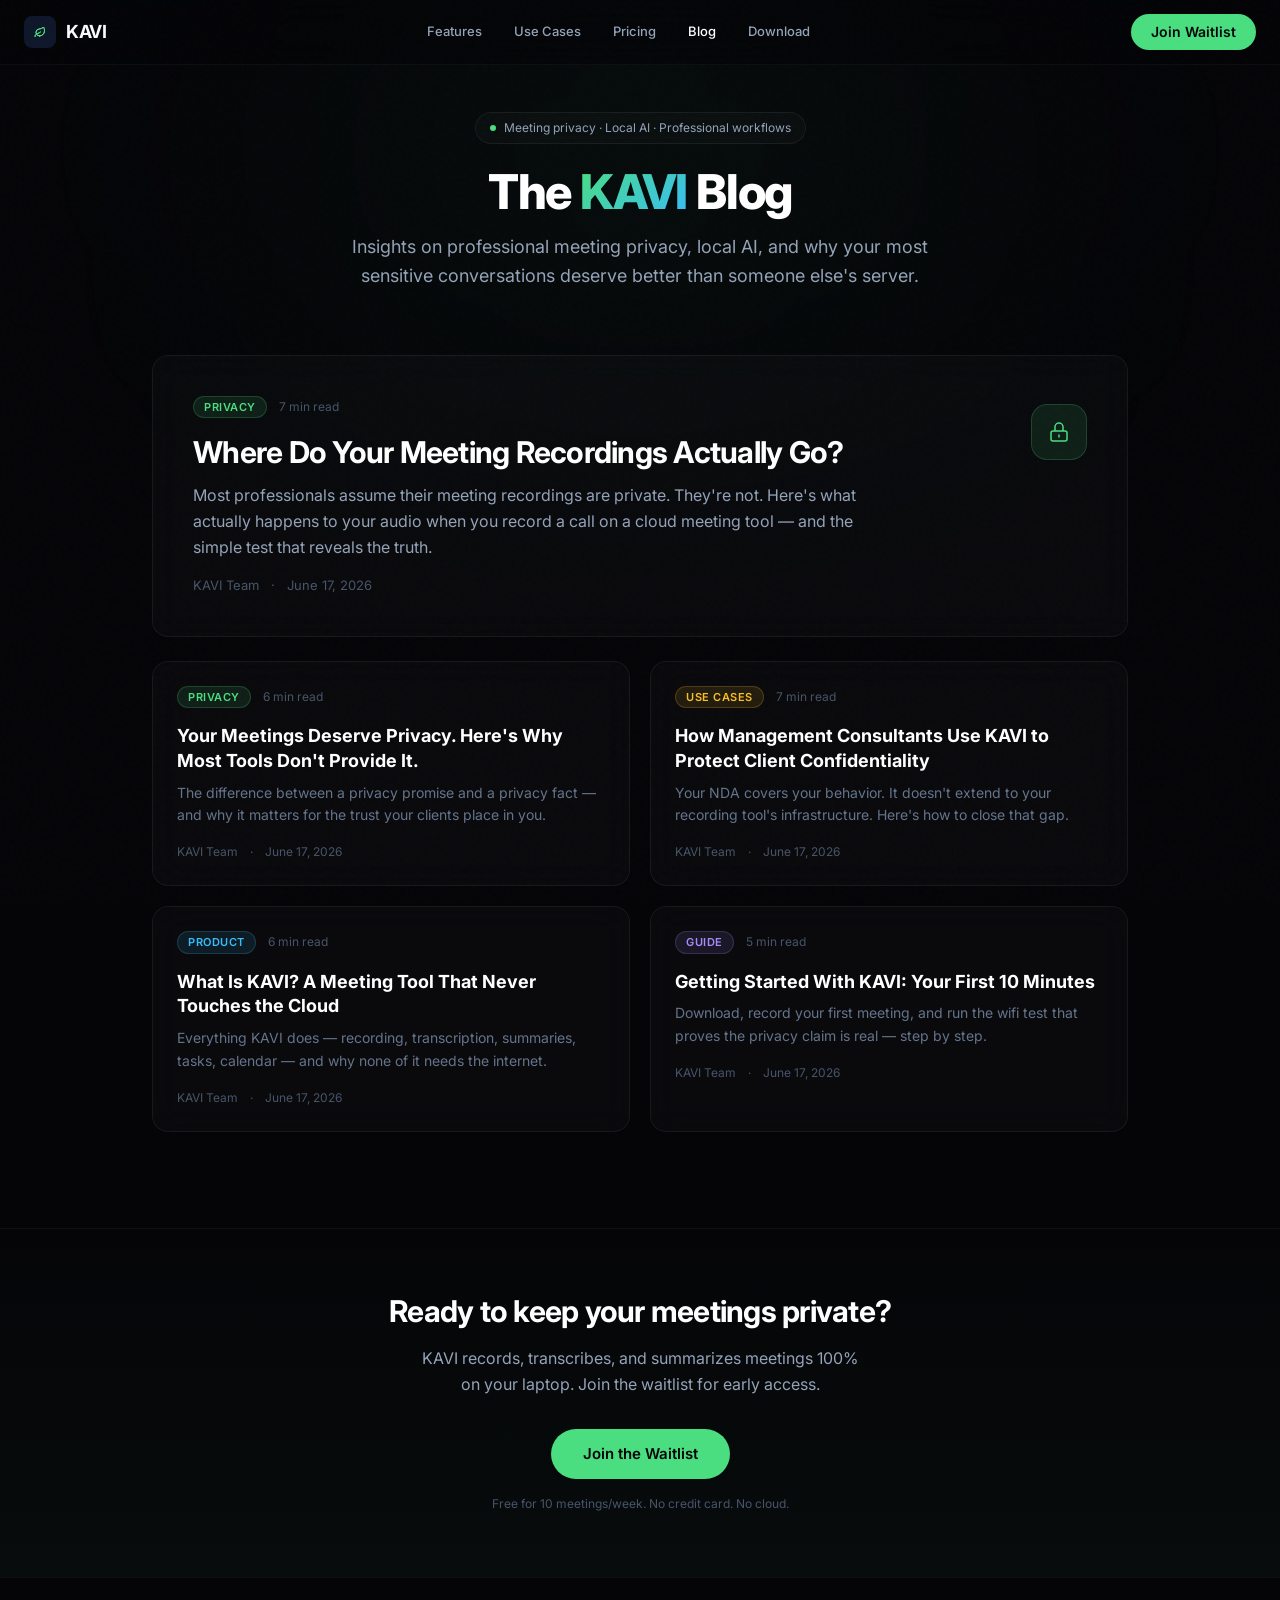
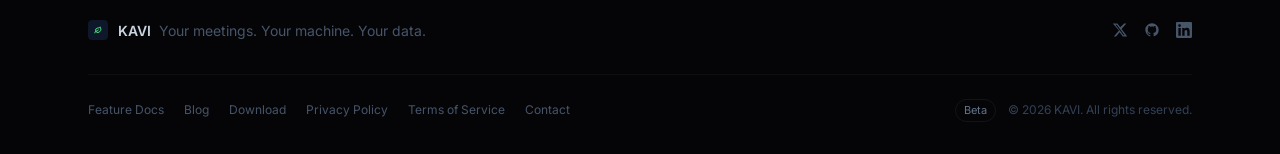
<file: blog/index.html>
<!DOCTYPE html>
<html lang="en" class="scroll-smooth">
<head>
    <meta charset="UTF-8">
    <meta name="viewport" content="width=device-width, initial-scale=1.0">
    <title>Blog — KAVI | Offline Meeting Intelligence</title>
    <meta name="description" content="Insights on professional meeting privacy, local AI transcription, and how to keep your most confidential conversations off the cloud. From the team at KAVI.">
    <meta name="keywords" content="kavi blog, meeting privacy, offline meeting recorder, local AI transcription, private meeting notes, meeting recording professionals">
    <link rel="canonical" href="https://kavimeetings.com/blog/">

    <meta property="og:title" content="KAVI Blog — Meeting Privacy & Offline AI Intelligence">
    <meta property="og:description" content="Insights on professional meeting privacy, local AI transcription, and keeping your confidential conversations off the cloud.">
    <meta property="og:type" content="website">
    <meta property="og:url" content="https://kavimeetings.com/blog/">
    <meta property="og:image" content="https://kavimeetings.com/assets/og-image.png">
    <meta property="og:site_name" content="KAVI">

    <meta name="twitter:card" content="summary_large_image">
    <meta name="twitter:title" content="KAVI Blog — Meeting Privacy & Offline AI Intelligence">
    <meta name="twitter:description" content="Insights on professional meeting privacy and local AI transcription.">
    <meta name="twitter:image" content="https://kavimeetings.com/assets/og-image.png">

    <link rel="icon" type="image/svg+xml" href="../assets/favicon.svg">
    <link rel="icon" type="image/x-icon" href="../assets/favicon.ico">
    <link rel="apple-touch-icon" href="../assets/apple-touch-icon.png">
    <link rel="preconnect" href="https://fonts.googleapis.com">
    <link rel="preconnect" href="https://fonts.gstatic.com" crossorigin>
    <link href="https://fonts.googleapis.com/css2?family=Inter:wght@300;400;500;600;700;800&family=JetBrains+Mono:wght@400;500&display=swap" rel="stylesheet">
    <link rel="stylesheet" href="../assets/tailwind.css">
    <style>
        .fade-in { opacity: 0; transform: translateY(24px); transition: all 0.7s cubic-bezier(0.16, 1, 0.3, 1); }
        .fade-in.visible { opacity: 1; transform: translateY(0); }
        .fade-in-delay-1 { transition-delay: 0.08s; }
        .fade-in-delay-2 { transition-delay: 0.16s; }
        .fade-in-delay-3 { transition-delay: 0.24s; }
        .fade-in-delay-4 { transition-delay: 0.32s; }
        .glass { background: rgba(255,255,255,0.025); backdrop-filter: blur(16px); border: 1px solid rgba(255,255,255,0.06); }
        .glass:hover { background: rgba(255,255,255,0.045); border-color: rgba(255,255,255,0.1); }
        .gradient-text { background: linear-gradient(135deg, #4ade80, #38BDF8); -webkit-background-clip: text; -webkit-text-fill-color: transparent; background-clip: text; }
        .mobile-menu { max-height: 0; overflow: hidden; transition: max-height 0.35s cubic-bezier(0.4,0,0.2,1); }
        .mobile-menu.open { max-height: 320px; }
        body::before { content: ''; position: fixed; inset: 0; opacity: 0.015; background-image: url("data:image/svg+xml,%3Csvg viewBox='0 0 256 256' xmlns='http://www.w3.org/2000/svg'%3E%3Cfilter id='n'%3E%3CfeTurbulence type='fractalNoise' baseFrequency='0.9' numOctaves='4' stitchTiles='stitch'/%3E%3C/filter%3E%3Crect width='100%25' height='100%25' filter='url(%23n)'/%3E%3C/svg%3E"); pointer-events: none; z-index: 9999; }
        ::-webkit-scrollbar { width: 5px; }
        ::-webkit-scrollbar-track { background: #050508; }
        ::-webkit-scrollbar-thumb { background: #1e293b; border-radius: 3px; }
        .post-card { transition: all 0.3s ease; }
        .post-card:hover { transform: translateY(-3px); }
    </style>

    <script type="application/ld+json">
    {
      "@context": "https://schema.org",
      "@type": "Blog",
      "name": "KAVI Blog",
      "description": "Insights on professional meeting privacy, local AI transcription, and offline meeting tools.",
      "url": "https://kavimeetings.com/blog/",
      "publisher": { "@type": "Organization", "name": "KAVI", "url": "https://kavimeetings.com", "logo": { "@type": "ImageObject", "url": "https://kavimeetings.com/assets/kavi-logo.svg" } }
    }
    </script>
    <script type="application/ld+json">
    {
      "@context": "https://schema.org",
      "@type": "BreadcrumbList",
      "itemListElement": [
        {
          "@type": "ListItem",
          "position": 1,
          "name": "Home",
          "item": "https://kavimeetings.com/"
        },
        {
          "@type": "ListItem",
          "position": 2,
          "name": "Blog",
          "item": "https://kavimeetings.com/blog/"
        }
      ]
    }
    </script>
</head>

<body class="bg-kavi-bg text-slate-50 font-sans antialiased overflow-x-hidden">

    <nav class="fixed top-0 left-0 right-0 z-50 backdrop-blur-xl bg-kavi-bg/70 border-b border-white/[0.04]" id="navbar">
        <div class="max-w-7xl mx-auto px-6 h-16 flex items-center justify-between">
            <a href="../" class="flex items-center gap-2.5 group" aria-label="KAVI Home">
                <div class="w-8 h-8 rounded-lg overflow-hidden group-hover:scale-110 transition-transform duration-300"><img src="../assets/kavi-logo.svg" alt="KAVI logo" class="w-full h-full"></div>
                <span class="text-lg font-bold tracking-tight">KAVI</span>
            </a>
            <div class="hidden md:flex items-center gap-8 text-[13px] text-slate-400 font-medium">
                <a href="../#features" class="hover:text-white transition-colors duration-200">Features</a>
                <a href="../#use-cases" class="hover:text-white transition-colors duration-200">Use Cases</a>
                <a href="../#pricing" class="hover:text-white transition-colors duration-200">Pricing</a>
                <a href="index.html" class="text-white transition-colors duration-200">Blog</a>
                <a href="../download.html" class="hover:text-white transition-colors duration-200">Download</a>
            </div>
            <div class="flex items-center gap-3">
                <a href="../#waitlist" class="bg-sage-400 text-kavi-bg font-semibold text-sm px-5 py-2 rounded-full hover:bg-sage-500 transition-all duration-200 hover:scale-105 hidden sm:block">Join Waitlist</a>
                <button class="md:hidden p-2 text-slate-400 hover:text-white" onclick="document.getElementById('mobile-nav').classList.toggle('open')" aria-label="Menu">
                    <svg class="w-5 h-5" fill="none" stroke="currentColor" viewBox="0 0 24 24"><path stroke-linecap="round" stroke-linejoin="round" stroke-width="2" d="M4 6h16M4 12h16M4 18h16"/></svg>
                </button>
            </div>
        </div>
        <div id="mobile-nav" class="mobile-menu md:hidden border-t border-white/[0.04] bg-kavi-bg/95 backdrop-blur-xl">
            <div class="px-6 py-4 space-y-3 text-sm">
                <a href="../#features" class="block text-slate-400 hover:text-white" onclick="document.getElementById('mobile-nav').classList.remove('open')">Features</a>
                <a href="../#pricing" class="block text-slate-400 hover:text-white" onclick="document.getElementById('mobile-nav').classList.remove('open')">Pricing</a>
                <a href="index.html" class="block text-white">Blog</a>
                <a href="../download.html" class="block text-slate-400 hover:text-white">Download</a>
                <a href="../#waitlist" class="inline-block bg-sage-400 text-kavi-bg font-semibold text-sm px-5 py-2 rounded-full mt-2">Join Waitlist</a>
            </div>
        </div>
    </nav>

    <!-- HERO -->
    <section class="pt-28 pb-16 relative">
        <div class="absolute inset-0">
            <div class="absolute top-0 left-1/2 -translate-x-1/2 w-[700px] h-[300px] bg-sage-400/[0.05] rounded-full blur-[140px]"></div>
        </div>
        <div class="relative max-w-5xl mx-auto px-6 text-center fade-in">
            <div class="inline-flex items-center gap-2 px-3.5 py-1.5 rounded-full glass text-[12px] text-slate-400 mb-6">
                <span class="w-1.5 h-1.5 bg-sage-400 rounded-full animate-pulse"></span>
                Meeting privacy &middot; Local AI &middot; Professional workflows
            </div>
            <h1 class="text-4xl md:text-5xl font-extrabold tracking-tight mb-4 text-white">
                The <span class="gradient-text">KAVI</span> Blog
            </h1>
            <p class="text-slate-400 text-lg max-w-xl mx-auto leading-relaxed">
                Insights on professional meeting privacy, local AI, and why your most sensitive conversations deserve better than someone else's server.
            </p>
        </div>
    </section>

    <!-- POSTS -->
    <section class="pb-24">
        <div class="max-w-5xl mx-auto px-6">

            <!-- Featured post -->
            <a href="where-do-meeting-recordings-go.html" class="block glass rounded-2xl p-7 md:p-10 mb-6 post-card fade-in group">
                <div class="grid md:grid-cols-[1fr_auto] gap-6 items-start">
                    <div>
                        <div class="flex items-center gap-3 mb-4">
                            <div class="inline-flex items-center px-2.5 py-0.5 rounded-full bg-sage-400/10 border border-sage-400/20 text-[11px] text-sage-400 font-semibold uppercase tracking-wider">Privacy</div>
                            <span class="text-[12px] text-slate-600">7 min read</span>
                        </div>
                        <h2 class="text-2xl md:text-3xl font-bold tracking-tight text-white group-hover:text-sage-400 transition-colors mb-3 leading-tight">
                            Where Do Your Meeting Recordings Actually Go?
                        </h2>
                        <p class="text-slate-400 leading-relaxed mb-4 max-w-2xl">Most professionals assume their meeting recordings are private. They're not. Here's what actually happens to your audio when you record a call on a cloud meeting tool — and the simple test that reveals the truth.</p>
                        <div class="flex items-center gap-3 text-[13px] text-slate-600">
                            <span>KAVI Team</span>
                            <span>·</span>
                            <time datetime="2026-06-17">June 17, 2026</time>
                        </div>
                    </div>
                    <div class="hidden md:flex items-center justify-center w-14 h-14 rounded-2xl bg-sage-400/10 border border-sage-400/20 shrink-0 mt-2 group-hover:bg-sage-400/15 transition-colors">
                        <svg class="w-6 h-6 text-sage-400" fill="none" stroke="currentColor" viewBox="0 0 24 24"><path stroke-linecap="round" stroke-linejoin="round" stroke-width="1.5" d="M12 15v2m-6 4h12a2 2 0 002-2v-6a2 2 0 00-2-2H6a2 2 0 00-2 2v6a2 2 0 002 2zm10-10V7a4 4 0 00-8 0v4h8z"/></svg>
                    </div>
                </div>
            </a>

            <!-- Grid of remaining posts -->
            <div class="grid md:grid-cols-2 gap-5">

                <a href="your-meetings-deserve-privacy.html" class="glass rounded-2xl p-6 post-card fade-in fade-in-delay-1 group">
                    <div class="flex items-center gap-3 mb-4">
                        <div class="inline-flex items-center px-2.5 py-0.5 rounded-full bg-sage-400/10 border border-sage-400/20 text-[11px] text-sage-400 font-semibold uppercase tracking-wider">Privacy</div>
                        <span class="text-[12px] text-slate-600">6 min read</span>
                    </div>
                    <h2 class="text-lg font-bold text-white group-hover:text-sage-400 transition-colors mb-2 leading-snug">
                        Your Meetings Deserve Privacy. Here's Why Most Tools Don't Provide It.
                    </h2>
                    <p class="text-slate-500 text-sm leading-relaxed mb-4">The difference between a privacy promise and a privacy fact — and why it matters for the trust your clients place in you.</p>
                    <div class="flex items-center gap-3 text-[12px] text-slate-600">
                        <span>KAVI Team</span><span>·</span><time datetime="2026-06-17">June 17, 2026</time>
                    </div>
                </a>

                <a href="meeting-recorder-for-consultants.html" class="glass rounded-2xl p-6 post-card fade-in fade-in-delay-2 group">
                    <div class="flex items-center gap-3 mb-4">
                        <div class="inline-flex items-center px-2.5 py-0.5 rounded-full bg-kavi-gold/10 border border-kavi-gold/20 text-[11px] text-kavi-gold font-semibold uppercase tracking-wider">Use Cases</div>
                        <span class="text-[12px] text-slate-600">7 min read</span>
                    </div>
                    <h2 class="text-lg font-bold text-white group-hover:text-sage-400 transition-colors mb-2 leading-snug">
                        How Management Consultants Use KAVI to Protect Client Confidentiality
                    </h2>
                    <p class="text-slate-500 text-sm leading-relaxed mb-4">Your NDA covers your behavior. It doesn't extend to your recording tool's infrastructure. Here's how to close that gap.</p>
                    <div class="flex items-center gap-3 text-[12px] text-slate-600">
                        <span>KAVI Team</span><span>·</span><time datetime="2026-06-17">June 17, 2026</time>
                    </div>
                </a>

                <a href="what-is-kavi.html" class="glass rounded-2xl p-6 post-card fade-in fade-in-delay-3 group">
                    <div class="flex items-center gap-3 mb-4">
                        <div class="inline-flex items-center px-2.5 py-0.5 rounded-full bg-kavi-cyan/10 border border-kavi-cyan/20 text-[11px] text-kavi-cyan font-semibold uppercase tracking-wider">Product</div>
                        <span class="text-[12px] text-slate-600">6 min read</span>
                    </div>
                    <h2 class="text-lg font-bold text-white group-hover:text-sage-400 transition-colors mb-2 leading-snug">
                        What Is KAVI? A Meeting Tool That Never Touches the Cloud
                    </h2>
                    <p class="text-slate-500 text-sm leading-relaxed mb-4">Everything KAVI does — recording, transcription, summaries, tasks, calendar — and why none of it needs the internet.</p>
                    <div class="flex items-center gap-3 text-[12px] text-slate-600">
                        <span>KAVI Team</span><span>·</span><time datetime="2026-06-17">June 17, 2026</time>
                    </div>
                </a>

                <a href="getting-started-with-kavi.html" class="glass rounded-2xl p-6 post-card fade-in fade-in-delay-4 group">
                    <div class="flex items-center gap-3 mb-4">
                        <div class="inline-flex items-center px-2.5 py-0.5 rounded-full bg-kavi-purple/10 border border-kavi-purple/20 text-[11px] text-kavi-purple font-semibold uppercase tracking-wider">Guide</div>
                        <span class="text-[12px] text-slate-600">5 min read</span>
                    </div>
                    <h2 class="text-lg font-bold text-white group-hover:text-sage-400 transition-colors mb-2 leading-snug">
                        Getting Started With KAVI: Your First 10 Minutes
                    </h2>
                    <p class="text-slate-500 text-sm leading-relaxed mb-4">Download, record your first meeting, and run the wifi test that proves the privacy claim is real — step by step.</p>
                    <div class="flex items-center gap-3 text-[12px] text-slate-600">
                        <span>KAVI Team</span><span>·</span><time datetime="2026-06-17">June 17, 2026</time>
                    </div>
                </a>

            </div>
        </div>
    </section>

    <!-- CTA -->
    <section class="py-16 relative border-t border-white/[0.04]">
        <div class="absolute inset-0 bg-gradient-to-t from-sage-400/[0.03] to-transparent"></div>
        <div class="relative max-w-3xl mx-auto px-6 text-center fade-in">
            <h2 class="text-2xl md:text-3xl font-bold tracking-tight mb-4 text-white">Ready to keep your meetings private?</h2>
            <p class="text-slate-400 mb-8 max-w-md mx-auto leading-relaxed">KAVI records, transcribes, and summarizes meetings 100% on your laptop. Join the waitlist for early access.</p>
            <a href="../#waitlist" class="inline-block bg-sage-400 text-kavi-bg font-semibold px-8 py-3.5 rounded-full text-[15px] hover:bg-sage-500 transition-all hover:scale-[1.03]">Join the Waitlist</a>
            <p class="text-[12px] text-slate-600 mt-4">Free for 10 meetings/week. No credit card. No cloud.</p>
        </div>
    </section>

    <footer class="border-t border-white/[0.04] pt-10 pb-8">
        <div class="max-w-6xl mx-auto px-6">
            <div class="flex flex-col md:flex-row items-center justify-between gap-6 mb-8">
                <div class="flex items-center gap-2.5">
                    <img src="../assets/kavi-logo.svg" alt="KAVI logo" class="w-5 h-5 rounded">
                    <div><span class="text-sm font-semibold text-slate-300">KAVI</span><span class="text-sm text-slate-600 ml-2">Your meetings. Your machine. Your data.</span></div>
                </div>
                <div class="flex items-center gap-4">
                    <a href="https://twitter.com/kaviapp" aria-label="X" class="text-slate-600 hover:text-white transition-colors"><svg class="w-4 h-4" fill="currentColor" viewBox="0 0 24 24"><path d="M18.244 2.25h3.308l-7.227 8.26 8.502 11.24H16.17l-4.714-6.231-5.401 6.231H2.744l7.737-8.835L1.254 2.25H8.08l4.253 5.622 5.912-5.622Zm-1.161 17.52h1.833L7.084 4.126H5.117z"/></svg></a>
                    <a href="https://github.com/kaviapp" aria-label="GitHub" class="text-slate-600 hover:text-white transition-colors"><svg class="w-4 h-4" fill="currentColor" viewBox="0 0 24 24"><path d="M12 2C6.477 2 2 6.484 2 12.017c0 4.425 2.865 8.18 6.839 9.504.5.092.682-.217.682-.483 0-.237-.008-.868-.013-1.703-2.782.605-3.369-1.343-3.369-1.343-.454-1.158-1.11-1.466-1.11-1.466-.908-.62.069-.608.069-.608 1.003.07 1.531 1.032 1.531 1.032.892 1.53 2.341 1.088 2.91.832.092-.647.35-1.088.636-1.338-2.22-.253-4.555-1.113-4.555-4.951 0-1.093.39-1.988 1.029-2.688-.103-.253-.446-1.272.098-2.65 0 0 .84-.27 2.75 1.026A9.564 9.564 0 0112 6.844c.85.004 1.705.115 2.504.337 1.909-1.296 2.747-1.027 2.747-1.027.546 1.379.202 2.398.1 2.651.64.7 1.028 1.595 1.028 2.688 0 3.848-2.339 4.695-4.566 4.943.359.309.678.92.678 1.855 0 1.338-.012 2.419-.012 2.747 0 .268.18.58.688.482A10.019 10.019 0 0022 12.017C22 6.484 17.522 2 12 2z"/></svg></a>
                    <a href="https://linkedin.com/company/kaviapp" aria-label="LinkedIn" class="text-slate-600 hover:text-white transition-colors"><svg class="w-4 h-4" fill="currentColor" viewBox="0 0 24 24"><path d="M20.447 20.452h-3.554v-5.569c0-1.328-.027-3.037-1.852-3.037-1.853 0-2.136 1.445-2.136 2.939v5.667H9.351V9h3.414v1.561h.046c.477-.9 1.637-1.85 3.37-1.85 3.601 0 4.267 2.37 4.267 5.455v6.286zM5.337 7.433a2.062 2.062 0 01-2.063-2.065 2.064 2.064 0 112.063 2.065zm1.782 13.019H3.555V9h3.564v11.452zM22.225 0H1.771C.792 0 0 .774 0 1.729v20.542C0 23.227.792 24 1.771 24h20.451C23.2 24 24 23.227 24 22.271V1.729C24 .774 23.2 0 22.222 0h.003z"/></svg></a>
                </div>
            </div>
            <div class="flex flex-col md:flex-row items-center justify-between gap-4 pt-6 border-t border-white/[0.04]">
                <div class="flex flex-wrap justify-center md:justify-start items-center gap-x-5 gap-y-2 text-[12px] text-slate-600">
                    <a href="../features.html" class="hover:text-white transition-colors">Feature Docs</a>
                    <a href="index.html" class="hover:text-white transition-colors">Blog</a>
                    <a href="../download.html" class="hover:text-white transition-colors">Download</a>
                    <a href="../privacy.html" class="hover:text-white transition-colors">Privacy Policy</a>
                    <a href="../terms.html" class="hover:text-white transition-colors">Terms of Service</a>
                    <a href="mailto:hello@kavimeetings.com" class="hover:text-white transition-colors">Contact</a>
                </div>
                <div class="flex items-center gap-3 text-[12px] text-slate-700">
                    <span class="px-2 py-0.5 rounded-full border border-white/[0.06] text-[11px] text-slate-500">Beta</span>
                    <span>&copy; 2026 KAVI. All rights reserved.</span>
                </div>
            </div>
        </div>
    </footer>

    <script>
        const observer = new IntersectionObserver((entries) => {
            entries.forEach(entry => { if (entry.isIntersecting) entry.target.classList.add('visible'); });
        }, { threshold: 0.1, rootMargin: '0px 0px -40px 0px' });
        document.querySelectorAll('.fade-in').forEach(el => observer.observe(el));
        const navbar = document.getElementById('navbar');
        window.addEventListener('scroll', () => {
            navbar.classList.toggle('bg-kavi-bg/90', window.scrollY > 20);
            navbar.classList.toggle('bg-kavi-bg/70', window.scrollY <= 20);
        }, { passive: true });
    </script>
    <script defer src='https://static.cloudflareinsights.com/beacon.min.js' data-cf-beacon='{"token": "64ef29a4621a4dfcaefad4a2cda24959"}'></script>
</body>
</html>
</file>
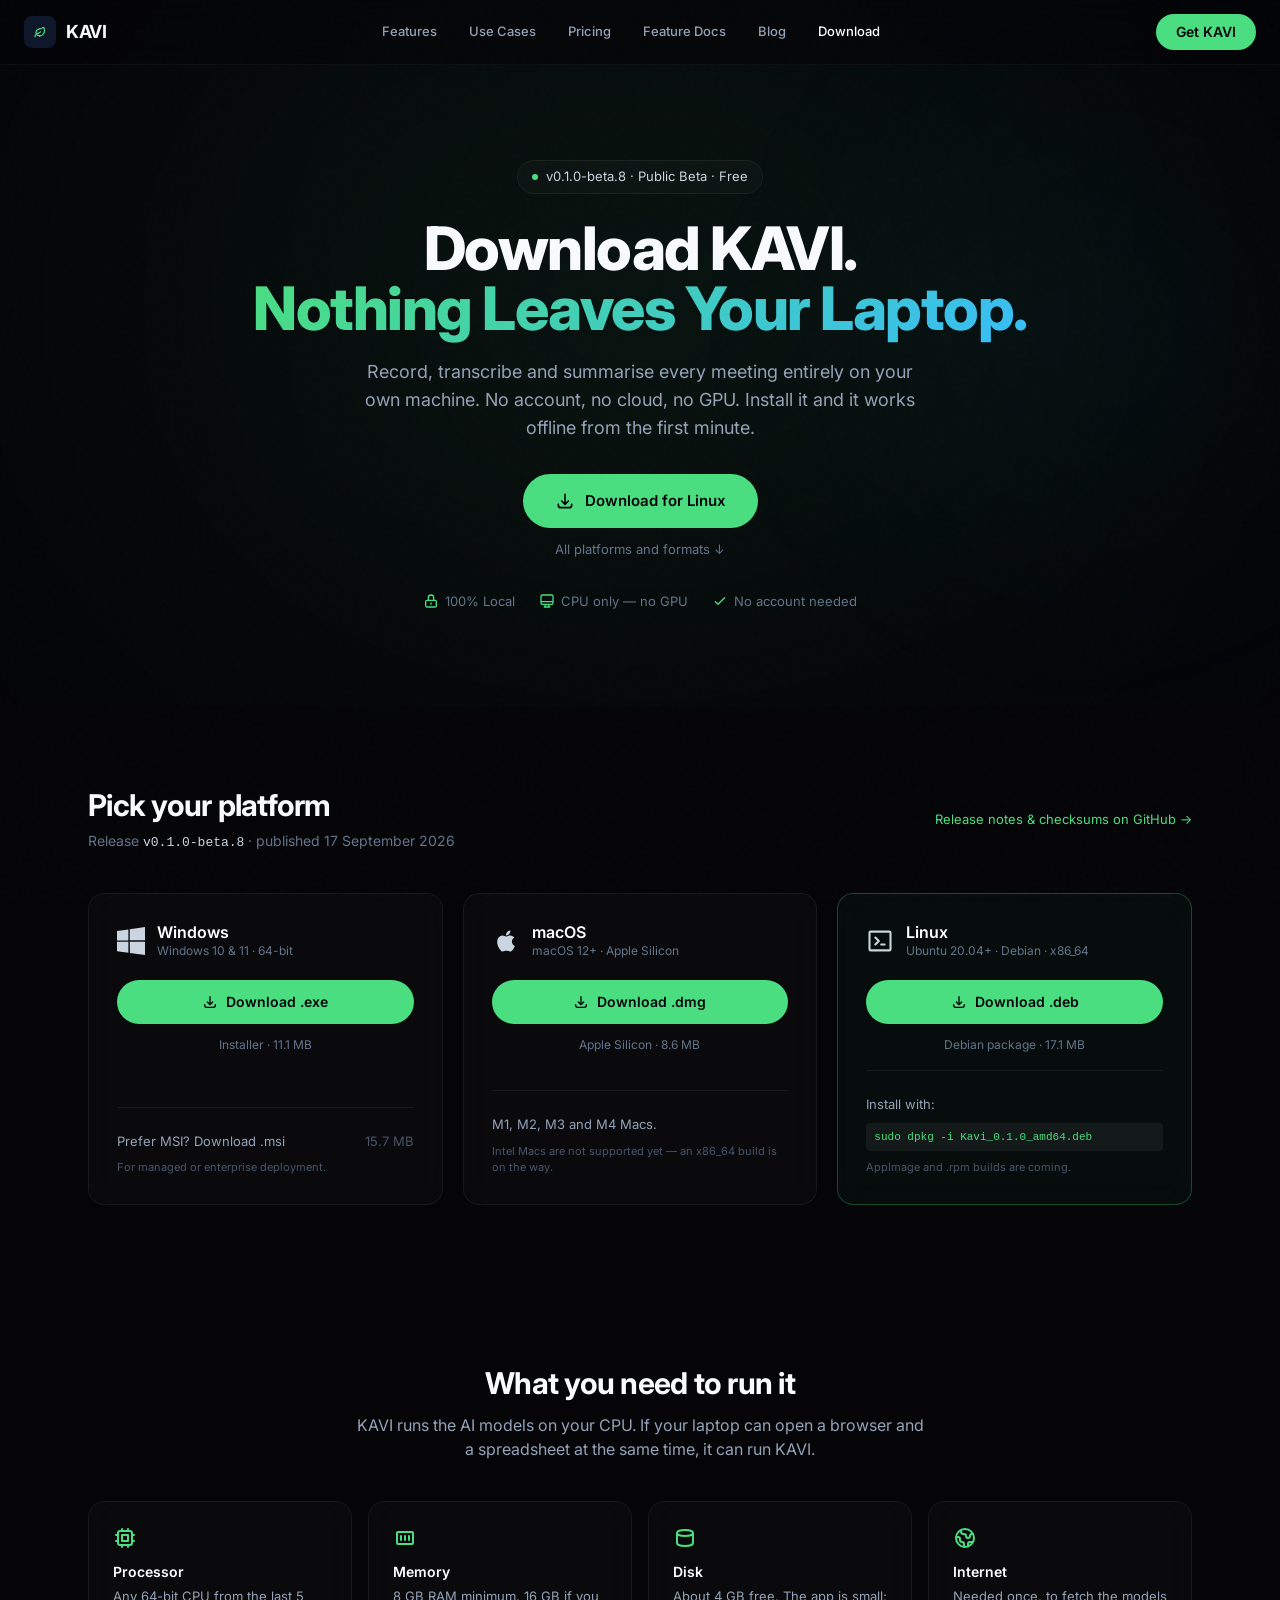
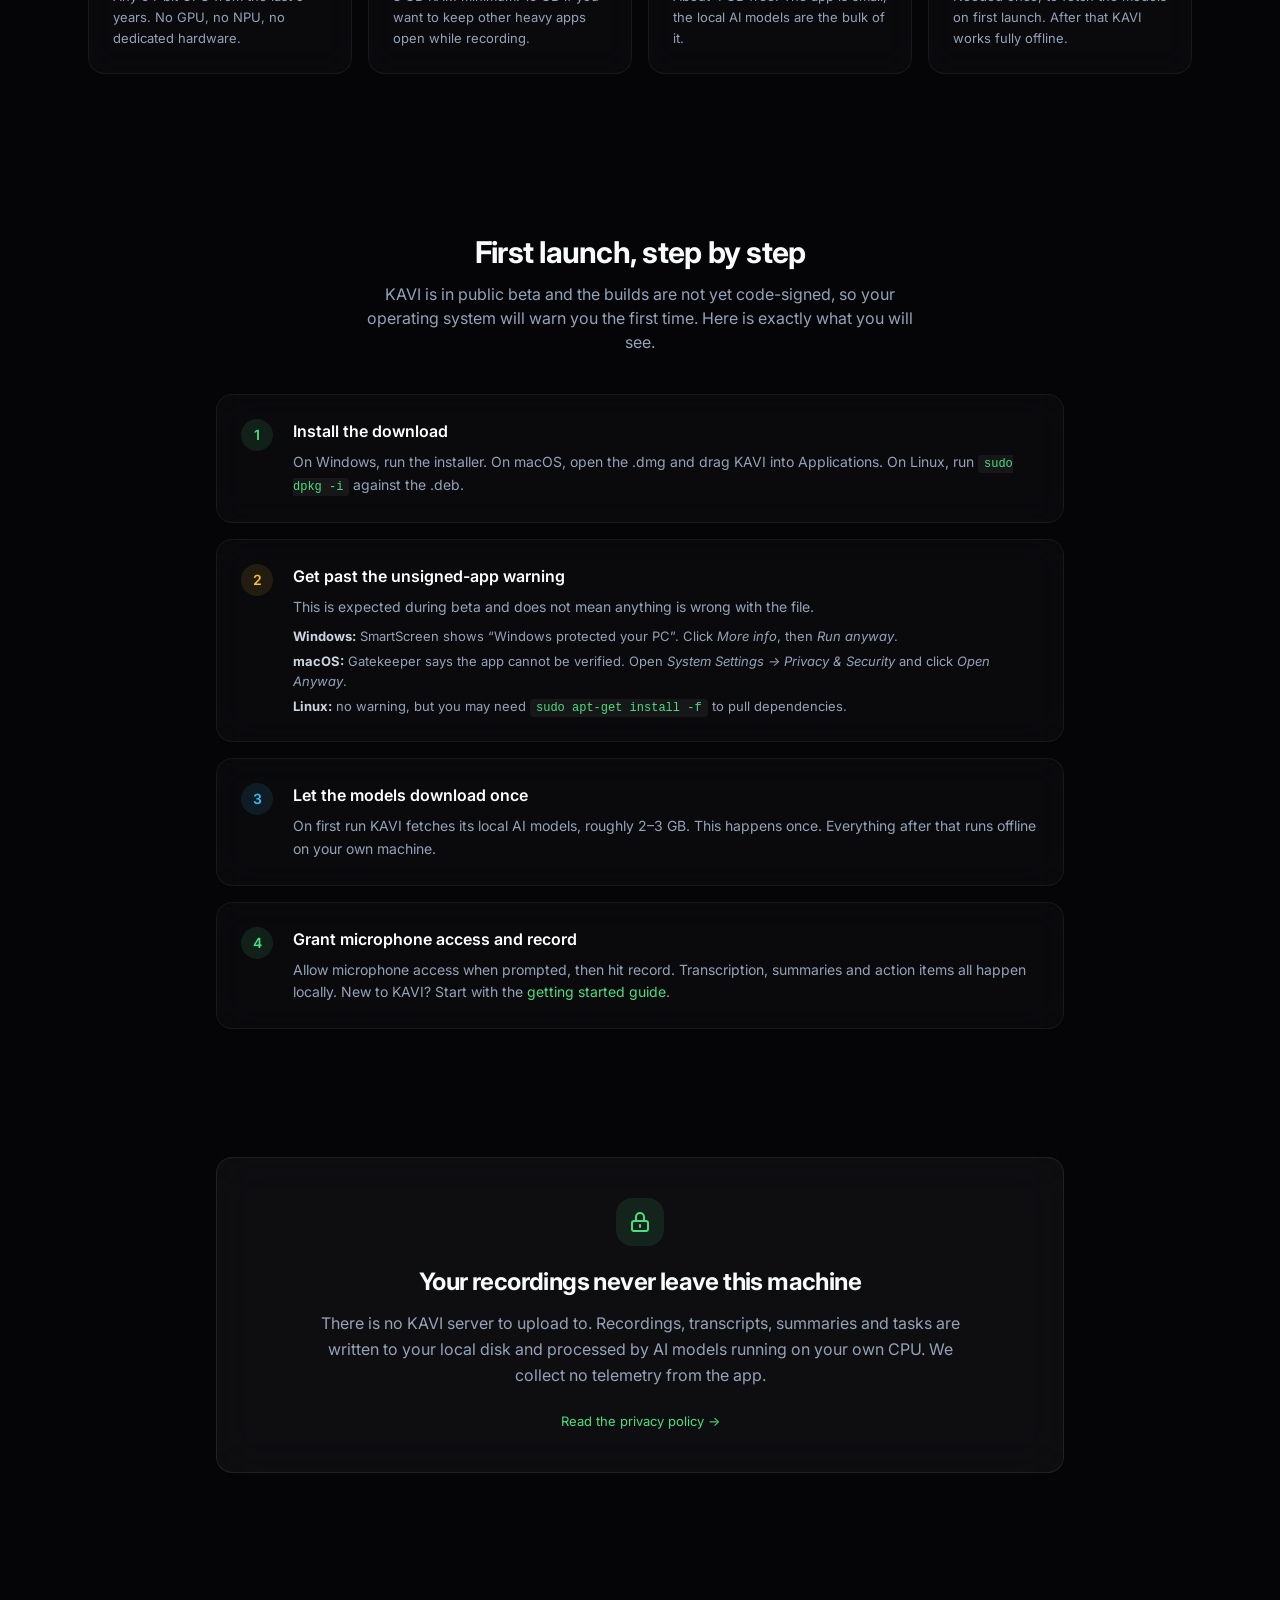
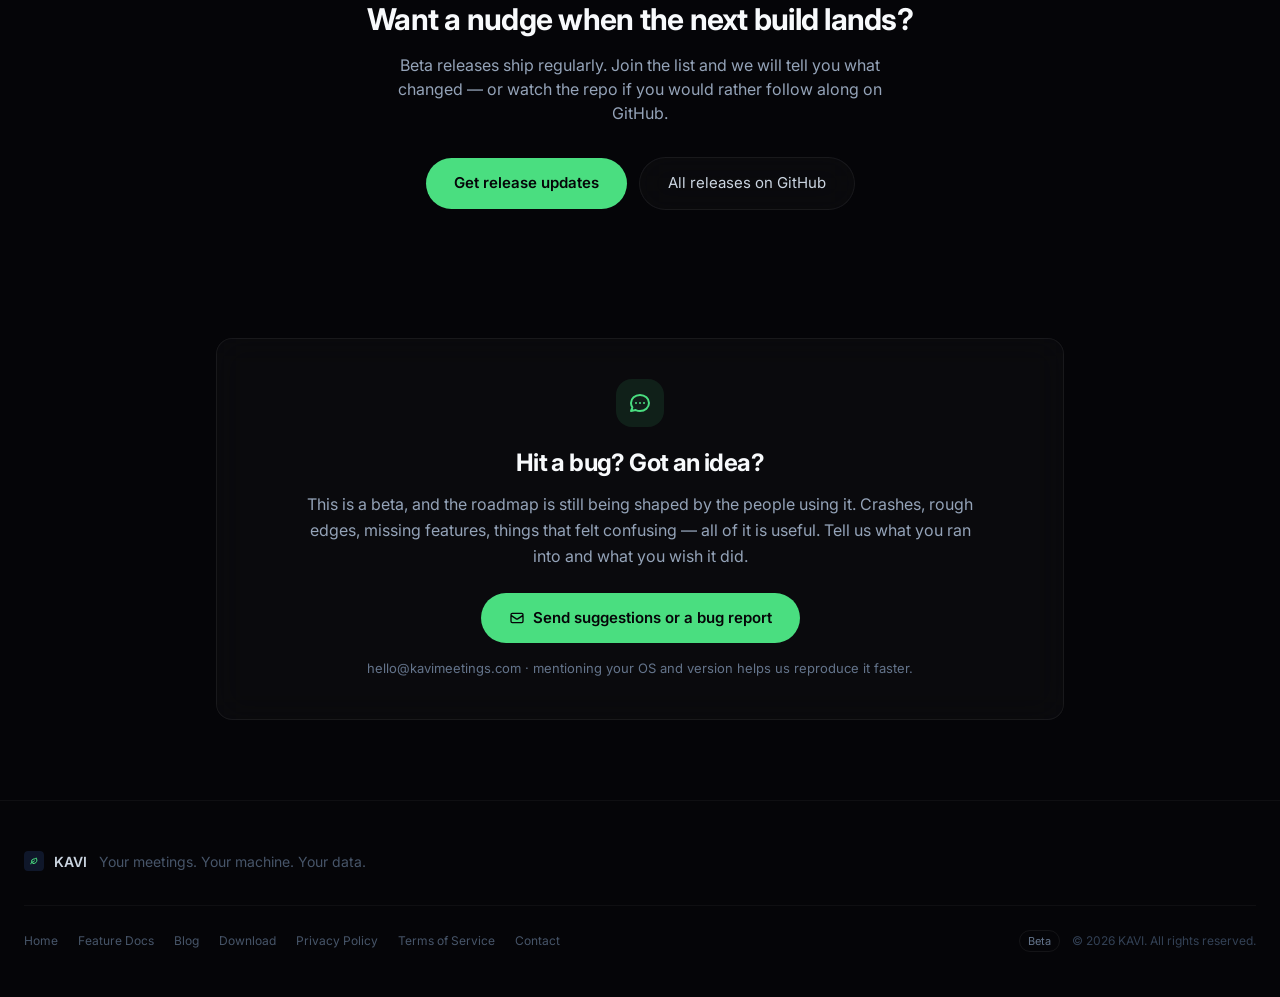
<file: download.html>
<!DOCTYPE html>
<html lang="en" class="scroll-smooth">
<head>
    <meta charset="UTF-8">
    <meta name="viewport" content="width=device-width, initial-scale=1.0">
    <title>Download KAVI — Free Offline Meeting Recorder for Windows, macOS &amp; Linux</title>
    <meta name="description" content="Download KAVI free. An offline meeting recorder with local AI transcription for Windows, macOS, and Linux. No cloud, no GPU, no account required. Installs in under a minute.">
    <meta name="keywords" content="download offline meeting recorder, kavi download, local AI transcription download, meeting recorder windows mac linux, private meeting recorder download">
    <link rel="canonical" href="https://kavimeetings.com/download.html">

    <!-- Open Graph -->
    <meta property="og:title" content="Download KAVI — Offline Meeting Recorder for Windows, macOS &amp; Linux">
    <meta property="og:description" content="Free download. Records and transcribes meetings 100% on your machine. No cloud, no GPU, no account.">
    <meta property="og:type" content="website">
    <meta property="og:url" content="https://kavimeetings.com/download.html">
    <meta property="og:image" content="https://kavimeetings.com/assets/og-image.png">
    <meta property="og:site_name" content="KAVI">
    <meta property="og:locale" content="en_US">

    <!-- Twitter Card -->
    <meta name="twitter:card" content="summary_large_image">
    <meta name="twitter:site" content="@kavimeetings">
    <meta name="twitter:title" content="Download KAVI — Offline Meeting Recorder">
    <meta name="twitter:description" content="Free download for Windows, macOS &amp; Linux. Records and transcribes meetings 100% on your machine.">
    <meta name="twitter:image" content="https://kavimeetings.com/assets/og-image.png">

    <!-- JSON-LD Structured Data -->
    <script type="application/ld+json">
    {
      "@context": "https://schema.org",
      "@type": "SoftwareApplication",
      "name": "KAVI",
      "applicationCategory": "BusinessApplication",
      "operatingSystem": "Windows 10, Windows 11, macOS 12+, Ubuntu 20.04+",
      "softwareVersion": "0.1.0-beta.8",
      "datePublished": "2026-09-17",
      "downloadUrl": "https://kavimeetings.com/download.html",
      "installUrl": "https://kavimeetings.com/download.html",
      "softwareRequirements": "64-bit CPU, 8 GB RAM, 4 GB free disk space. No GPU required.",
      "offers": {
        "@type": "Offer",
        "price": "0",
        "priceCurrency": "USD",
        "name": "Free Plan"
      },
      "description": "KAVI is an offline meeting recorder and AI transcription tool that runs 100% locally on your laptop. No cloud, no GPU required.",
      "url": "https://kavimeetings.com/download.html"
    }
    </script>

    <link rel="icon" type="image/svg+xml" href="assets/favicon.svg">
    <link rel="icon" type="image/x-icon" href="assets/favicon.ico">
    <link rel="apple-touch-icon" href="assets/apple-touch-icon.png">
    <link rel="preconnect" href="https://fonts.googleapis.com">
    <link rel="preconnect" href="https://fonts.gstatic.com" crossorigin>
    <link href="https://fonts.googleapis.com/css2?family=Inter:wght@300;400;500;600;700;800&display=swap" rel="stylesheet">

    <!-- TailwindCSS -->
    <link rel="stylesheet" href="assets/tailwind.css">

    <style>
        /* ── Animations ── */
        @keyframes glow-pulse { 0%, 100% { box-shadow: 0 0 24px rgba(74,222,128,0.25); } 50% { box-shadow: 0 0 48px rgba(74,222,128,0.45); } }
        .animate-glow { animation: glow-pulse 3s ease-in-out infinite; }

        .fade-in { opacity: 0; transform: translateY(28px); transition: all 0.7s cubic-bezier(0.16, 1, 0.3, 1); }
        .fade-in.visible { opacity: 1; transform: translateY(0); }
        .fade-in-delay-1 { transition-delay: 0.1s; }
        .fade-in-delay-2 { transition-delay: 0.2s; }
        .fade-in-delay-3 { transition-delay: 0.3s; }

        /* ── Glass ── */
        .glass { background: rgba(255,255,255,0.025); backdrop-filter: blur(16px); border: 1px solid rgba(255,255,255,0.06); }
        .glass:hover { background: rgba(255,255,255,0.045); border-color: rgba(255,255,255,0.1); }
        .glass-strong { background: rgba(255,255,255,0.04); backdrop-filter: blur(24px); border: 1px solid rgba(255,255,255,0.08); }

        /* ── Gradients ── */
        .gradient-text { background: linear-gradient(135deg, #4ade80, #38BDF8); -webkit-background-clip: text; -webkit-text-fill-color: transparent; background-clip: text; }

        /* ── Utilities not present in the pre-compiled tailwind.css ── */
        .mt-auto { margin-top: auto; }
        .overflow-x-auto { overflow-x: auto; }
        .scroll-mt-16 { scroll-margin-top: 4rem; }

        /* ── Platform cards ── */
        .platform-card { transition: all 0.3s ease; }
        .platform-card:hover { transform: translateY(-4px); }
        .platform-card[data-detected="true"] { background: rgba(74,222,128,0.04); border-color: rgba(74,222,128,0.28); }

        /* ── Scrollbar ── */
        ::-webkit-scrollbar { width: 5px; }
        ::-webkit-scrollbar-track { background: #050508; }
        ::-webkit-scrollbar-thumb { background: #1e293b; border-radius: 3px; }

        /* ── Mobile menu ── */
        .mobile-menu { max-height: 0; overflow: hidden; transition: max-height 0.35s cubic-bezier(0.4,0,0.2,1); }
        .mobile-menu.open { max-height: 320px; }

        /* ── Noise texture ── */
        body::before {
            content: '';
            position: fixed;
            inset: 0;
            opacity: 0.015;
            background-image: url("data:image/svg+xml,%3Csvg viewBox='0 0 256 256' xmlns='http://www.w3.org/2000/svg'%3E%3Cfilter id='n'%3E%3CfeTurbulence type='fractalNoise' baseFrequency='0.9' numOctaves='4' stitchTiles='stitch'/%3E%3C/filter%3E%3Crect width='100%25' height='100%25' filter='url(%23n)'/%3E%3C/svg%3E");
            pointer-events: none;
            z-index: 9999;
        }
    </style>
</head>

<body class="bg-kavi-bg text-slate-50 font-sans antialiased overflow-x-hidden">

<!--
╔══════════════════════════════════════════════════════════════════════════╗
║  RELEASE DATA — THE ONLY THING TO UPDATE WHEN A NEW BUILD SHIPS           ║
╠══════════════════════════════════════════════════════════════════════════╣
║  Current release : v0.1.0-beta.8                                         ║
║  Published       : 17 September 2026                                          ║
║  Source repo     : github.com/Venky-dev-pm/kavi-releases                 ║
║                                                                          ║
║  TO UPDATE, from the repo root run:                                      ║
║      sed -i 's/0.1.0-beta.8/0.1.0-beta.8/g' download.html                ║
║                                                                          ║
║  That rewrites the version badge, all four download links, the           ║
║  release-notes link and the JSON-LD softwareVersion in one shot. Then     ║
║  hand-edit only these, in the "DOWNLOADS" section below the hero:         ║
║                                                                          ║
║      Published date .... <span data-release-date>                        ║
║      Windows .exe ...... 11.1 MB  Kavi_0.1.0_x64-setup.exe               ║
║      Windows .msi ...... 15.7 MB  Kavi_0.1.0_x64_en-US.msi               ║
║      macOS   .dmg ...... 8.6 MB   Kavi_0.1.0_aarch64.dmg                 ║
║      Linux   .deb ...... 17.1 MB  Kavi_0.1.0_amd64.deb                   ║
║                                                                          ║
║  If the app version (0.1.0) changes, the filenames change too — sed       ║
║  that separately. If a platform has no build in a release, delete that    ║
║  whole <article class="platform-card"> block; the grid reflows on its     ║
║  own and no dead link is left behind.                                     ║
║  Finally update "datePublished" in the JSON-LD block above.               ║
╚══════════════════════════════════════════════════════════════════════════╝
-->

    <!-- ═══════════════════════════════════════════════════════════════════ -->
    <!-- NAVIGATION                                                         -->
    <!-- ═══════════════════════════════════════════════════════════════════ -->
    <nav class="fixed top-0 left-0 right-0 z-50 backdrop-blur-xl bg-kavi-bg/70 border-b border-white/[0.04]">
        <div class="max-w-7xl mx-auto px-6 h-16 flex items-center justify-between">
            <!-- Logo -->
            <a href="index.html" class="flex items-center gap-2.5 group" aria-label="KAVI Home">
                <div class="w-8 h-8 rounded-lg overflow-hidden group-hover:scale-110 transition-transform duration-300">
                    <img src="assets/kavi-logo.svg" alt="KAVI logo" class="w-full h-full">
                </div>
                <span class="text-lg font-bold tracking-tight">KAVI</span>
            </a>

            <!-- Desktop Nav -->
            <div class="hidden md:flex items-center gap-8 text-[13px] text-slate-400 font-medium">
                <a href="index.html#features" class="hover:text-white transition-colors duration-200">Features</a>
                <a href="index.html#use-cases" class="hover:text-white transition-colors duration-200">Use Cases</a>
                <a href="index.html#pricing" class="hover:text-white transition-colors duration-200">Pricing</a>
                <a href="features.html" class="hover:text-white transition-colors duration-200">Feature Docs</a>
                <a href="blog/index.html" class="hover:text-white transition-colors duration-200">Blog</a>
                <a href="download.html" class="text-white" aria-current="page">Download</a>
            </div>

            <!-- CTA + Mobile toggle -->
            <div class="flex items-center gap-3">
                <a href="#downloads" class="bg-sage-400 text-kavi-bg font-semibold text-sm px-5 py-2 rounded-full hover:bg-sage-500 transition-all duration-200 hover:scale-105 hidden sm:block">
                    Get KAVI
                </a>
                <button class="md:hidden p-2 text-slate-400 hover:text-white" onclick="document.getElementById('mobile-nav').classList.toggle('open')" aria-label="Menu">
                    <svg class="w-5 h-5" fill="none" stroke="currentColor" viewBox="0 0 24 24"><path stroke-linecap="round" stroke-linejoin="round" stroke-width="2" d="M4 6h16M4 12h16M4 18h16"/></svg>
                </button>
            </div>
        </div>

        <!-- Mobile Nav -->
        <div id="mobile-nav" class="mobile-menu md:hidden border-t border-white/[0.04] bg-kavi-bg/95 backdrop-blur-xl">
            <div class="px-6 py-4 space-y-3 text-sm">
                <a href="index.html#features" class="block text-slate-400 hover:text-white">Features</a>
                <a href="index.html#use-cases" class="block text-slate-400 hover:text-white">Use Cases</a>
                <a href="index.html#pricing" class="block text-slate-400 hover:text-white">Pricing</a>
                <a href="features.html" class="block text-slate-400 hover:text-white">Feature Docs</a>
                <a href="blog/index.html" class="block text-slate-400 hover:text-white">Blog</a>
                <a href="download.html" class="block text-white">Download</a>
            </div>
        </div>
    </nav>


    <!-- ═══════════════════════════════════════════════════════════════════ -->
    <!-- HERO                                                               -->
    <!-- ═══════════════════════════════════════════════════════════════════ -->
    <section class="relative pt-16 overflow-hidden">
        <!-- Background effects -->
        <div class="absolute inset-0 pointer-events-none">
            <div class="absolute top-0 left-1/2 -translate-x-1/2 w-[900px] h-[600px] bg-sage-400/[0.07] rounded-full blur-[160px]"></div>
            <div class="absolute bottom-1/4 right-0 w-[400px] h-[400px] bg-kavi-cyan/[0.04] rounded-full blur-[120px]"></div>
        </div>

        <div class="relative max-w-4xl mx-auto px-6 py-16 md:py-24 text-center">
            <!-- Version badge -->
            <div class="inline-flex items-center gap-2 px-3.5 py-1.5 rounded-full glass text-[12px] sm:text-[13px] text-slate-300 mb-6">
                <span class="w-1.5 h-1.5 bg-sage-400 rounded-full animate-pulse shrink-0"></span>
                <span>v0.1.0-beta.8 &middot; Public Beta &middot; Free</span>
            </div>

            <!-- Headline -->
            <h1 class="text-[2rem] sm:text-5xl lg:text-6xl font-extrabold tracking-tight leading-[1.1] mb-5">
                Download KAVI.<br>
                <span class="gradient-text">Nothing Leaves Your Laptop.</span>
            </h1>

            <p class="text-base sm:text-lg text-slate-400 max-w-xl mx-auto leading-relaxed mb-8">
                Record, transcribe and summarise every meeting entirely on your own machine. No account, no cloud, no GPU. Install it and it works offline from the first minute.
            </p>

            <!-- Primary CTA (retargeted by JS to the visitor's OS) -->
            <div class="flex flex-col items-center gap-3 mb-8">
                <a id="primary-download"
                   href="#downloads"
                   class="inline-flex items-center justify-center gap-2.5 bg-sage-400 text-kavi-bg font-semibold px-8 py-4 rounded-full text-[15px] hover:bg-sage-500 transition-all hover:scale-[1.03] animate-glow">
                    <svg class="w-5 h-5" fill="none" stroke="currentColor" viewBox="0 0 24 24" aria-hidden="true"><path stroke-linecap="round" stroke-linejoin="round" stroke-width="2" d="M4 16v1a3 3 0 003 3h10a3 3 0 003-3v-1m-4-4l-4 4m0 0l-4-4m4 4V4"/></svg>
                    <span id="primary-download-label">Choose your platform</span>
                </a>
                <a href="#downloads" class="text-[13px] text-slate-500 hover:text-white transition-colors">
                    All platforms and formats &darr;
                </a>
            </div>

            <!-- Trust row -->
            <div class="flex flex-wrap items-center justify-center gap-x-6 gap-y-2 text-[13px] text-slate-500">
                <span class="flex items-center gap-1.5">
                    <svg class="w-4 h-4 text-sage-400" fill="none" stroke="currentColor" viewBox="0 0 24 24" aria-hidden="true"><path stroke-linecap="round" stroke-linejoin="round" stroke-width="2" d="M12 15v2m-6 4h12a2 2 0 002-2v-6a2 2 0 00-2-2H6a2 2 0 00-2 2v6a2 2 0 002 2zm10-10V7a4 4 0 00-8 0v4h8z"/></svg>
                    100% Local
                </span>
                <span class="flex items-center gap-1.5">
                    <svg class="w-4 h-4 text-sage-400" fill="none" stroke="currentColor" viewBox="0 0 24 24" aria-hidden="true"><path stroke-linecap="round" stroke-linejoin="round" stroke-width="2" d="M9.75 17L9 20l-1 1h8l-1-1-.75-3M3 13h18M5 17h14a2 2 0 002-2V5a2 2 0 00-2-2H5a2 2 0 00-2 2v10a2 2 0 002 2z"/></svg>
                    CPU only &mdash; no GPU
                </span>
                <span class="flex items-center gap-1.5">
                    <svg class="w-4 h-4 text-sage-400" fill="none" stroke="currentColor" viewBox="0 0 24 24" aria-hidden="true"><path stroke-linecap="round" stroke-linejoin="round" stroke-width="2" d="M5 13l4 4L19 7"/></svg>
                    No account needed
                </span>
            </div>
        </div>
    </section>


    <!-- ═══════════════════════════════════════════════════════════════════ -->
    <!-- DOWNLOADS                                                          -->
    <!-- ═══════════════════════════════════════════════════════════════════ -->
    <section id="downloads" class="py-16 md:py-20 relative scroll-mt-16">
        <div class="max-w-6xl mx-auto px-6">

            <div class="flex flex-col md:flex-row md:items-center justify-between gap-3 mb-10">
                <div>
                    <h2 class="text-2xl md:text-3xl font-bold tracking-tight">Pick your platform</h2>
                    <p class="text-slate-500 text-sm mt-2">
                        Release <span class="text-slate-300 font-mono text-[13px]">v0.1.0-beta.8</span>
                        &middot; published <span data-release-date>17 September 2026</span>
                    </p>
                </div>
                <a href="https://github.com/Venky-dev-pm/kavi-releases/releases/tag/v0.1.0-beta.8" target="_blank" rel="noopener noreferrer" class="text-[13px] text-sage-400 hover:underline shrink-0">
                    Release notes &amp; checksums on GitHub &rarr;
                </a>
            </div>

            <div class="grid md:grid-cols-3 gap-5">

                <!-- ── Windows ── -->
                <article class="platform-card glass rounded-2xl p-7 flex flex-col" data-platform="windows">
                    <div class="flex items-center gap-3 mb-5">
                        <svg class="w-7 h-7 text-slate-300" fill="currentColor" viewBox="0 0 24 24" aria-hidden="true"><path d="M0 3.449L9.75 2.1v9.451H0m10.949-9.602L24 0v11.4H10.949M0 12.6h9.75v9.451L0 20.699M10.949 12.6H24V24l-12.9-1.801"/></svg>
                        <div>
                            <h3 class="font-semibold text-white leading-tight">Windows</h3>
                            <p class="text-[12px] text-slate-500">Windows 10 &amp; 11 &middot; 64-bit</p>
                        </div>
                    </div>

                    <a href="https://github.com/Venky-dev-pm/kavi-releases/releases/download/v0.1.0-beta.8/Kavi_0.1.0_x64-setup.exe"
                       class="flex items-center justify-center gap-2 bg-sage-400 text-kavi-bg font-semibold text-sm px-5 py-3 rounded-full hover:bg-sage-500 transition-all hover:scale-[1.02] mb-3">
                        <svg class="w-4 h-4" fill="none" stroke="currentColor" viewBox="0 0 24 24" aria-hidden="true"><path stroke-linecap="round" stroke-linejoin="round" stroke-width="2" d="M4 16v1a3 3 0 003 3h10a3 3 0 003-3v-1m-4-4l-4 4m0 0l-4-4m4 4V4"/></svg>
                        Download .exe
                    </a>
                    <p class="text-[12px] text-slate-500 text-center mb-4">Installer &middot; 11.1 MB</p>

                    <div class="mt-auto pt-6 border-t border-white/[0.06]">
                        <a href="https://github.com/Venky-dev-pm/kavi-releases/releases/download/v0.1.0-beta.8/Kavi_0.1.0_x64_en-US.msi"
                           class="flex items-center justify-between text-[13px] text-slate-400 hover:text-white transition-colors">
                            <span>Prefer MSI? Download .msi</span>
                            <span class="text-slate-600">15.7 MB</span>
                        </a>
                        <p class="text-[11px] text-slate-600 mt-2">For managed or enterprise deployment.</p>
                    </div>
                </article>

                <!-- ── macOS ── -->
                <article class="platform-card glass rounded-2xl p-7 flex flex-col" data-platform="macos">
                    <div class="flex items-center gap-3 mb-5">
                        <svg class="w-7 h-7 text-slate-300" fill="currentColor" viewBox="0 0 24 24" aria-hidden="true"><path d="M17.05 20.28c-.98.95-2.05.8-3.08.35-1.09-.46-2.09-.48-3.24 0-1.44.62-2.2.44-3.06-.35C2.79 15.25 3.51 7.59 9.05 7.31c1.35.07 2.29.74 3.08.8 1.18-.24 2.31-.93 3.57-.84 1.51.12 2.65.72 3.4 1.8-3.12 1.87-2.38 5.98.48 7.13-.57 1.5-1.31 2.99-2.53 4.08M12.03 7.25c-.15-2.23 1.66-4.07 3.74-4.25.29 2.58-2.34 4.5-3.74 4.25"/></svg>
                        <div>
                            <h3 class="font-semibold text-white leading-tight">macOS</h3>
                            <p class="text-[12px] text-slate-500">macOS 12+ &middot; Apple Silicon</p>
                        </div>
                    </div>

                    <a href="https://github.com/Venky-dev-pm/kavi-releases/releases/download/v0.1.0-beta.8/Kavi_0.1.0_aarch64.dmg"
                       class="flex items-center justify-center gap-2 bg-sage-400 text-kavi-bg font-semibold text-sm px-5 py-3 rounded-full hover:bg-sage-500 transition-all hover:scale-[1.02] mb-3">
                        <svg class="w-4 h-4" fill="none" stroke="currentColor" viewBox="0 0 24 24" aria-hidden="true"><path stroke-linecap="round" stroke-linejoin="round" stroke-width="2" d="M4 16v1a3 3 0 003 3h10a3 3 0 003-3v-1m-4-4l-4 4m0 0l-4-4m4 4V4"/></svg>
                        Download .dmg
                    </a>
                    <p class="text-[12px] text-slate-500 text-center mb-4">Apple Silicon &middot; 8.6 MB</p>

                    <div class="mt-auto pt-6 border-t border-white/[0.06]">
                        <p class="text-[13px] text-slate-400">M1, M2, M3 and M4 Macs.</p>
                        <p class="text-[11px] text-slate-600 mt-2">Intel Macs are not supported yet &mdash; an x86_64 build is on the way.</p>
                    </div>
                </article>

                <!-- ── Linux ── -->
                <article class="platform-card glass rounded-2xl p-7 flex flex-col" data-platform="linux">
                    <div class="flex items-center gap-3 mb-5">
                        <svg class="w-7 h-7 text-slate-300" fill="none" stroke="currentColor" stroke-width="1.8" viewBox="0 0 24 24" aria-hidden="true"><path stroke-linecap="round" stroke-linejoin="round" d="M8 9l3 3-3 3m5 0h3M4 20h16a1 1 0 001-1V5a1 1 0 00-1-1H4a1 1 0 00-1 1v14a1 1 0 001 1z"/></svg>
                        <div>
                            <h3 class="font-semibold text-white leading-tight">Linux</h3>
                            <p class="text-[12px] text-slate-500">Ubuntu 20.04+ &middot; Debian &middot; x86_64</p>
                        </div>
                    </div>

                    <a href="https://github.com/Venky-dev-pm/kavi-releases/releases/download/v0.1.0-beta.8/Kavi_0.1.0_amd64.deb"
                       class="flex items-center justify-center gap-2 bg-sage-400 text-kavi-bg font-semibold text-sm px-5 py-3 rounded-full hover:bg-sage-500 transition-all hover:scale-[1.02] mb-3">
                        <svg class="w-4 h-4" fill="none" stroke="currentColor" viewBox="0 0 24 24" aria-hidden="true"><path stroke-linecap="round" stroke-linejoin="round" stroke-width="2" d="M4 16v1a3 3 0 003 3h10a3 3 0 003-3v-1m-4-4l-4 4m0 0l-4-4m4 4V4"/></svg>
                        Download .deb
                    </a>
                    <p class="text-[12px] text-slate-500 text-center mb-4">Debian package &middot; 17.1 MB</p>

                    <div class="mt-auto pt-6 border-t border-white/[0.06]">
                        <p class="text-[13px] text-slate-400">Install with:</p>
                        <code class="block mt-2 text-[11px] font-mono text-sage-400 bg-white/5 rounded px-2 py-1.5 overflow-x-auto">sudo dpkg -i Kavi_0.1.0_amd64.deb</code>
                        <p class="text-[11px] text-slate-600 mt-2">AppImage and .rpm builds are coming.</p>
                    </div>
                </article>

            </div>
        </div>
    </section>


    <!-- ═══════════════════════════════════════════════════════════════════ -->
    <!-- SYSTEM REQUIREMENTS                                                -->
    <!-- ═══════════════════════════════════════════════════════════════════ -->
    <section class="py-16 md:py-20 relative">
        <div class="max-w-6xl mx-auto px-6">
            <div class="text-center mb-10">
                <h2 class="text-2xl md:text-3xl font-bold tracking-tight mb-3">What you need to run it</h2>
                <p class="text-slate-400 max-w-xl mx-auto">KAVI runs the AI models on your CPU. If your laptop can open a browser and a spreadsheet at the same time, it can run KAVI.</p>
            </div>

            <div class="grid sm:grid-cols-2 md:grid-cols-4 gap-4">
                <div class="glass rounded-2xl p-6">
                    <div class="text-sage-400 mb-3">
                        <svg class="w-6 h-6" fill="none" stroke="currentColor" viewBox="0 0 24 24" aria-hidden="true"><path stroke-linecap="round" stroke-linejoin="round" stroke-width="2" d="M9 3v2m6-2v2M9 19v2m6-2v2M5 9H3m2 6H3m18-6h-2m2 6h-2M7 19h10a2 2 0 002-2V7a2 2 0 00-2-2H7a2 2 0 00-2 2v10a2 2 0 002 2zM9 9h6v6H9V9z"/></svg>
                    </div>
                    <h3 class="font-semibold text-white text-sm mb-1">Processor</h3>
                    <p class="text-[13px] text-slate-400 leading-relaxed">Any 64-bit CPU from the last 5 years. No GPU, no NPU, no dedicated hardware.</p>
                </div>

                <div class="glass rounded-2xl p-6">
                    <div class="text-sage-400 mb-3">
                        <svg class="w-6 h-6" fill="none" stroke="currentColor" viewBox="0 0 24 24" aria-hidden="true"><path stroke-linecap="round" stroke-linejoin="round" stroke-width="2" d="M4 7v10a1 1 0 001 1h14a1 1 0 001-1V7a1 1 0 00-1-1H5a1 1 0 00-1 1zm4 3v4m4-4v4m4-4v4"/></svg>
                    </div>
                    <h3 class="font-semibold text-white text-sm mb-1">Memory</h3>
                    <p class="text-[13px] text-slate-400 leading-relaxed">8 GB RAM minimum. 16 GB if you want to keep other heavy apps open while recording.</p>
                </div>

                <div class="glass rounded-2xl p-6">
                    <div class="text-sage-400 mb-3">
                        <svg class="w-6 h-6" fill="none" stroke="currentColor" viewBox="0 0 24 24" aria-hidden="true"><path stroke-linecap="round" stroke-linejoin="round" stroke-width="2" d="M4 7v10c0 1.66 3.58 3 8 3s8-1.34 8-3V7M4 7c0 1.66 3.58 3 8 3s8-1.34 8-3M4 7c0-1.66 3.58-3 8-3s8 1.34 8 3"/></svg>
                    </div>
                    <h3 class="font-semibold text-white text-sm mb-1">Disk</h3>
                    <p class="text-[13px] text-slate-400 leading-relaxed">About 4 GB free. The app is small; the local AI models are the bulk of it.</p>
                </div>

                <div class="glass rounded-2xl p-6">
                    <div class="text-sage-400 mb-3">
                        <svg class="w-6 h-6" fill="none" stroke="currentColor" viewBox="0 0 24 24" aria-hidden="true"><path stroke-linecap="round" stroke-linejoin="round" stroke-width="2" d="M3.055 11H5a2 2 0 012 2v1a2 2 0 002 2 2 2 0 012 2v2.945M8 3.935V5.5A2.5 2.5 0 0010.5 8h.5a2 2 0 012 2 2 2 0 104 0 2 2 0 012-2h1.064M15 20.488V18a2 2 0 012-2h3.064M21 12a9 9 0 11-18 0 9 9 0 0118 0z"/></svg>
                    </div>
                    <h3 class="font-semibold text-white text-sm mb-1">Internet</h3>
                    <p class="text-[13px] text-slate-400 leading-relaxed">Needed once, to fetch the models on first launch. After that KAVI works fully offline.</p>
                </div>
            </div>
        </div>
    </section>


    <!-- ═══════════════════════════════════════════════════════════════════ -->
    <!-- FIRST LAUNCH                                                       -->
    <!-- ═══════════════════════════════════════════════════════════════════ -->
    <section class="py-16 md:py-20 relative">
        <div class="max-w-4xl mx-auto px-6">
            <div class="text-center mb-10">
                <h2 class="text-2xl md:text-3xl font-bold tracking-tight mb-3">First launch, step by step</h2>
                <p class="text-slate-400 max-w-xl mx-auto">KAVI is in public beta and the builds are not yet code-signed, so your operating system will warn you the first time. Here is exactly what you will see.</p>
            </div>

            <div class="space-y-4">
                <div class="glass rounded-2xl p-6 flex gap-5">
                    <div class="w-8 h-8 rounded-full bg-sage-400/10 text-sage-400 flex items-center justify-center font-semibold text-sm shrink-0">1</div>
                    <div>
                        <h3 class="font-semibold text-white mb-2">Install the download</h3>
                        <p class="text-sm text-slate-400 leading-relaxed">On Windows, run the installer. On macOS, open the .dmg and drag KAVI into Applications. On Linux, run <code class="text-[12px] font-mono text-sage-400 bg-white/5 px-1.5 py-0.5 rounded">sudo dpkg -i</code> against the .deb.</p>
                    </div>
                </div>

                <div class="glass rounded-2xl p-6 flex gap-5">
                    <div class="w-8 h-8 rounded-full bg-kavi-gold/10 text-kavi-gold flex items-center justify-center font-semibold text-sm shrink-0">2</div>
                    <div>
                        <h3 class="font-semibold text-white mb-2">Get past the unsigned-app warning</h3>
                        <p class="text-sm text-slate-400 leading-relaxed mb-2">This is expected during beta and does not mean anything is wrong with the file.</p>
                        <ul class="space-y-1.5 text-[13px] text-slate-400">
                            <li><strong class="text-slate-300">Windows:</strong> SmartScreen shows &ldquo;Windows protected your PC&rdquo;. Click <em>More info</em>, then <em>Run anyway</em>.</li>
                            <li><strong class="text-slate-300">macOS:</strong> Gatekeeper says the app cannot be verified. Open <em>System Settings &rarr; Privacy &amp; Security</em> and click <em>Open Anyway</em>.</li>
                            <li><strong class="text-slate-300">Linux:</strong> no warning, but you may need <code class="text-[12px] font-mono text-sage-400 bg-white/5 px-1.5 py-0.5 rounded">sudo apt-get install -f</code> to pull dependencies.</li>
                        </ul>
                    </div>
                </div>

                <div class="glass rounded-2xl p-6 flex gap-5">
                    <div class="w-8 h-8 rounded-full bg-kavi-cyan/10 text-kavi-cyan flex items-center justify-center font-semibold text-sm shrink-0">3</div>
                    <div>
                        <h3 class="font-semibold text-white mb-2">Let the models download once</h3>
                        <p class="text-sm text-slate-400 leading-relaxed">On first run KAVI fetches its local AI models, roughly 2&ndash;3 GB. This happens once. Everything after that runs offline on your own machine.</p>
                    </div>
                </div>

                <div class="glass rounded-2xl p-6 flex gap-5">
                    <div class="w-8 h-8 rounded-full bg-sage-400/10 text-sage-400 flex items-center justify-center font-semibold text-sm shrink-0">4</div>
                    <div>
                        <h3 class="font-semibold text-white mb-2">Grant microphone access and record</h3>
                        <p class="text-sm text-slate-400 leading-relaxed">Allow microphone access when prompted, then hit record. Transcription, summaries and action items all happen locally. New to KAVI? Start with the <a href="blog/getting-started-with-kavi.html" class="text-sage-400 hover:underline">getting started guide</a>.</p>
                    </div>
                </div>
            </div>
        </div>
    </section>


    <!-- ═══════════════════════════════════════════════════════════════════ -->
    <!-- PRIVACY STRIP                                                      -->
    <!-- ═══════════════════════════════════════════════════════════════════ -->
    <section class="py-12 relative">
        <div class="max-w-4xl mx-auto px-6">
            <div class="glass-strong rounded-2xl p-8 md:p-10 text-center">
                <div class="w-12 h-12 rounded-2xl bg-sage-400/10 text-sage-400 flex items-center justify-center mx-auto mb-5">
                    <svg class="w-6 h-6" fill="none" stroke="currentColor" viewBox="0 0 24 24" aria-hidden="true"><path stroke-linecap="round" stroke-linejoin="round" stroke-width="2" d="M12 15v2m-6 4h12a2 2 0 002-2v-6a2 2 0 00-2-2H6a2 2 0 00-2 2v6a2 2 0 002 2zm10-10V7a4 4 0 00-8 0v4h8z"/></svg>
                </div>
                <h2 class="text-xl md:text-2xl font-bold tracking-tight mb-3">Your recordings never leave this machine</h2>
                <p class="text-slate-400 max-w-2xl mx-auto leading-relaxed mb-5">
                    There is no KAVI server to upload to. Recordings, transcripts, summaries and tasks are written to your local disk and processed by AI models running on your own CPU. We collect no telemetry from the app.
                </p>
                <a href="privacy.html" class="text-[13px] text-sage-400 hover:underline">Read the privacy policy &rarr;</a>
            </div>
        </div>
    </section>


    <!-- ═══════════════════════════════════════════════════════════════════ -->
    <!-- STAY UPDATED                                                       -->
    <!-- ═══════════════════════════════════════════════════════════════════ -->
    <section class="py-16 md:py-20 relative">
        <div class="max-w-3xl mx-auto px-6 text-center">
            <h2 class="text-2xl md:text-3xl font-bold tracking-tight mb-4">Want a nudge when the next build lands?</h2>
            <p class="text-slate-400 mb-8 max-w-lg mx-auto">Beta releases ship regularly. Join the list and we will tell you what changed &mdash; or watch the repo if you would rather follow along on GitHub.</p>
            <div class="flex flex-col sm:flex-row items-stretch md:items-center justify-center gap-3">
                <a href="index.html#waitlist" class="text-center bg-sage-400 text-kavi-bg font-semibold px-7 py-3.5 rounded-full text-[15px] hover:bg-sage-500 transition-all hover:scale-[1.03]">
                    Get release updates
                </a>
                <a href="https://github.com/Venky-dev-pm/kavi-releases/releases" target="_blank" rel="noopener noreferrer" class="text-center glass px-7 py-3.5 rounded-full text-[15px] text-slate-300 hover:text-white transition-all">
                    All releases on GitHub
                </a>
            </div>
        </div>
    </section>


    <!-- ═══════════════════════════════════════════════════════════════════ -->
    <!-- FEEDBACK                                                           -->
    <!-- ═══════════════════════════════════════════════════════════════════ -->
    <section class="py-12 relative">
        <div class="max-w-4xl mx-auto px-6">
            <div class="glass rounded-2xl p-8 md:p-10 text-center">
                <div class="w-12 h-12 rounded-2xl bg-sage-400/10 text-sage-400 flex items-center justify-center mx-auto mb-5">
                    <svg class="w-6 h-6" fill="none" stroke="currentColor" viewBox="0 0 24 24" aria-hidden="true"><path stroke-linecap="round" stroke-linejoin="round" stroke-width="2" d="M8 12h.01M12 12h.01M16 12h.01M21 12c0 4.418-4.03 8-9 8a9.86 9.86 0 01-4.255-.949L3 20l1.395-3.72C3.512 15.042 3 13.574 3 12c0-4.418 4.03-8 9-8s9 3.582 9 8z"/></svg>
                </div>
                <h2 class="text-xl md:text-2xl font-bold tracking-tight mb-3">Hit a bug? Got an idea?</h2>
                <p class="text-slate-400 max-w-2xl mx-auto leading-relaxed mb-6">
                    This is a beta, and the roadmap is still being shaped by the people using it. Crashes, rough edges, missing features, things that felt confusing &mdash; all of it is useful. Tell us what you ran into and what you wish it did.
                </p>
                <a href="mailto:hello@kavimeetings.com?subject=KAVI%20beta%20feedback%20(v0.1.0-beta.8)"
                   class="inline-flex items-center justify-center gap-2 bg-sage-400 text-kavi-bg font-semibold px-7 py-3.5 rounded-full text-[15px] hover:bg-sage-500 transition-all hover:scale-[1.03]">
                    <svg class="w-4 h-4" fill="none" stroke="currentColor" viewBox="0 0 24 24" aria-hidden="true"><path stroke-linecap="round" stroke-linejoin="round" stroke-width="2" d="M3 8l7.89 5.26a2 2 0 002.22 0L21 8M5 19h14a2 2 0 002-2V7a2 2 0 00-2-2H5a2 2 0 00-2 2v10a2 2 0 002 2z"/></svg>
                    Send suggestions or a bug report
                </a>
                <p class="text-[13px] text-slate-500 mt-4">
                    hello@kavimeetings.com &middot; mentioning your OS and version helps us reproduce it faster.
                </p>
            </div>
        </div>
    </section>


    <!-- ═══════════════════════════════════════════════════════════════════ -->
    <!-- FOOTER                                                             -->
    <!-- ═══════════════════════════════════════════════════════════════════ -->
    <footer class="border-t border-white/[0.04] py-12 mt-8">
        <div class="max-w-7xl mx-auto px-6">
            <div class="flex flex-col md:flex-row items-center justify-between gap-6 mb-8">
                <div class="flex items-center gap-2.5">
                    <img src="assets/kavi-logo.svg" alt="KAVI logo" class="w-5 h-5 rounded">
                    <div>
                        <span class="text-sm font-semibold text-slate-300">KAVI</span>
                        <span class="text-sm text-slate-600 ml-2">Your meetings. Your machine. Your data.</span>
                    </div>
                </div>
            </div>

            <div class="flex flex-col md:flex-row items-center justify-between gap-4 pt-6 border-t border-white/[0.04]">
                <div class="flex flex-wrap justify-center md:justify-start items-center gap-x-5 gap-y-2 text-[12px] text-slate-600">
                    <a href="index.html" class="hover:text-white transition-colors">Home</a>
                    <a href="features.html" class="hover:text-white transition-colors">Feature Docs</a>
                    <a href="blog/index.html" class="hover:text-white transition-colors">Blog</a>
                    <a href="download.html" class="hover:text-white transition-colors">Download</a>
                    <a href="privacy.html" class="hover:text-white transition-colors">Privacy Policy</a>
                    <a href="terms.html" class="hover:text-white transition-colors">Terms of Service</a>
                    <a href="mailto:hello@kavimeetings.com" class="hover:text-white transition-colors">Contact</a>
                </div>

                <div class="flex items-center gap-3 text-[12px] text-slate-700">
                    <span class="px-2 py-0.5 rounded-full border border-white/[0.06] text-[11px] text-slate-500">Beta</span>
                    <span>&copy; 2026 KAVI. All rights reserved.</span>
                </div>
            </div>
        </div>
    </footer>


    <!-- ═══════════════════════════════════════════════════════════════════ -->
    <!-- SCRIPTS                                                            -->
    <!-- ═══════════════════════════════════════════════════════════════════ -->
    <script>
        // Point the hero button at the visitor's platform. If detection fails the
        // button keeps its default "#downloads" href, so it always does something.
        (function () {
            var ua = navigator.userAgent || '';
            var platform = (navigator.userAgentData && navigator.userAgentData.platform) || navigator.platform || '';
            var probe = (platform + ' ' + ua).toLowerCase();

            var detected = null;
            if (probe.indexOf('win') !== -1) detected = 'windows';
            else if (probe.indexOf('mac') !== -1 && probe.indexOf('iphone') === -1 && probe.indexOf('ipad') === -1) detected = 'macos';
            else if (probe.indexOf('linux') !== -1 && probe.indexOf('android') === -1) detected = 'linux';

            if (!detected) return;

            var card = document.querySelector('.platform-card[data-platform="' + detected + '"]');
            if (!card) return;

            var assetLink = card.querySelector('a[href*="/releases/download/"]');
            if (!assetLink) return;

            card.setAttribute('data-detected', 'true');

            var labels = { windows: 'Download for Windows', macos: 'Download for macOS', linux: 'Download for Linux' };
            var button = document.getElementById('primary-download');
            var label = document.getElementById('primary-download-label');
            if (button && label) {
                button.href = assetLink.href;
                label.textContent = labels[detected];
            }
        })();

        // Fade-in on scroll
        var observer = new IntersectionObserver(function (entries) {
            entries.forEach(function (entry) {
                if (entry.isIntersecting) entry.target.classList.add('visible');
            });
        }, { threshold: 0.1, rootMargin: '0px 0px -40px 0px' });
        document.querySelectorAll('.fade-in').forEach(function (el) { observer.observe(el); });

        // Close the mobile menu after tapping a link
        document.querySelectorAll('#mobile-nav a').forEach(function (link) {
            link.addEventListener('click', function () {
                document.getElementById('mobile-nav').classList.remove('open');
            });
        });
    </script>

<!-- Cloudflare Web Analytics --><script defer src='https://static.cloudflareinsights.com/beacon.min.js' data-cf-beacon='{"token": "64ef29a4621a4dfcaefad4a2cda24959"}'></script><!-- End Cloudflare Web Analytics -->
</body>
</html>
</file>
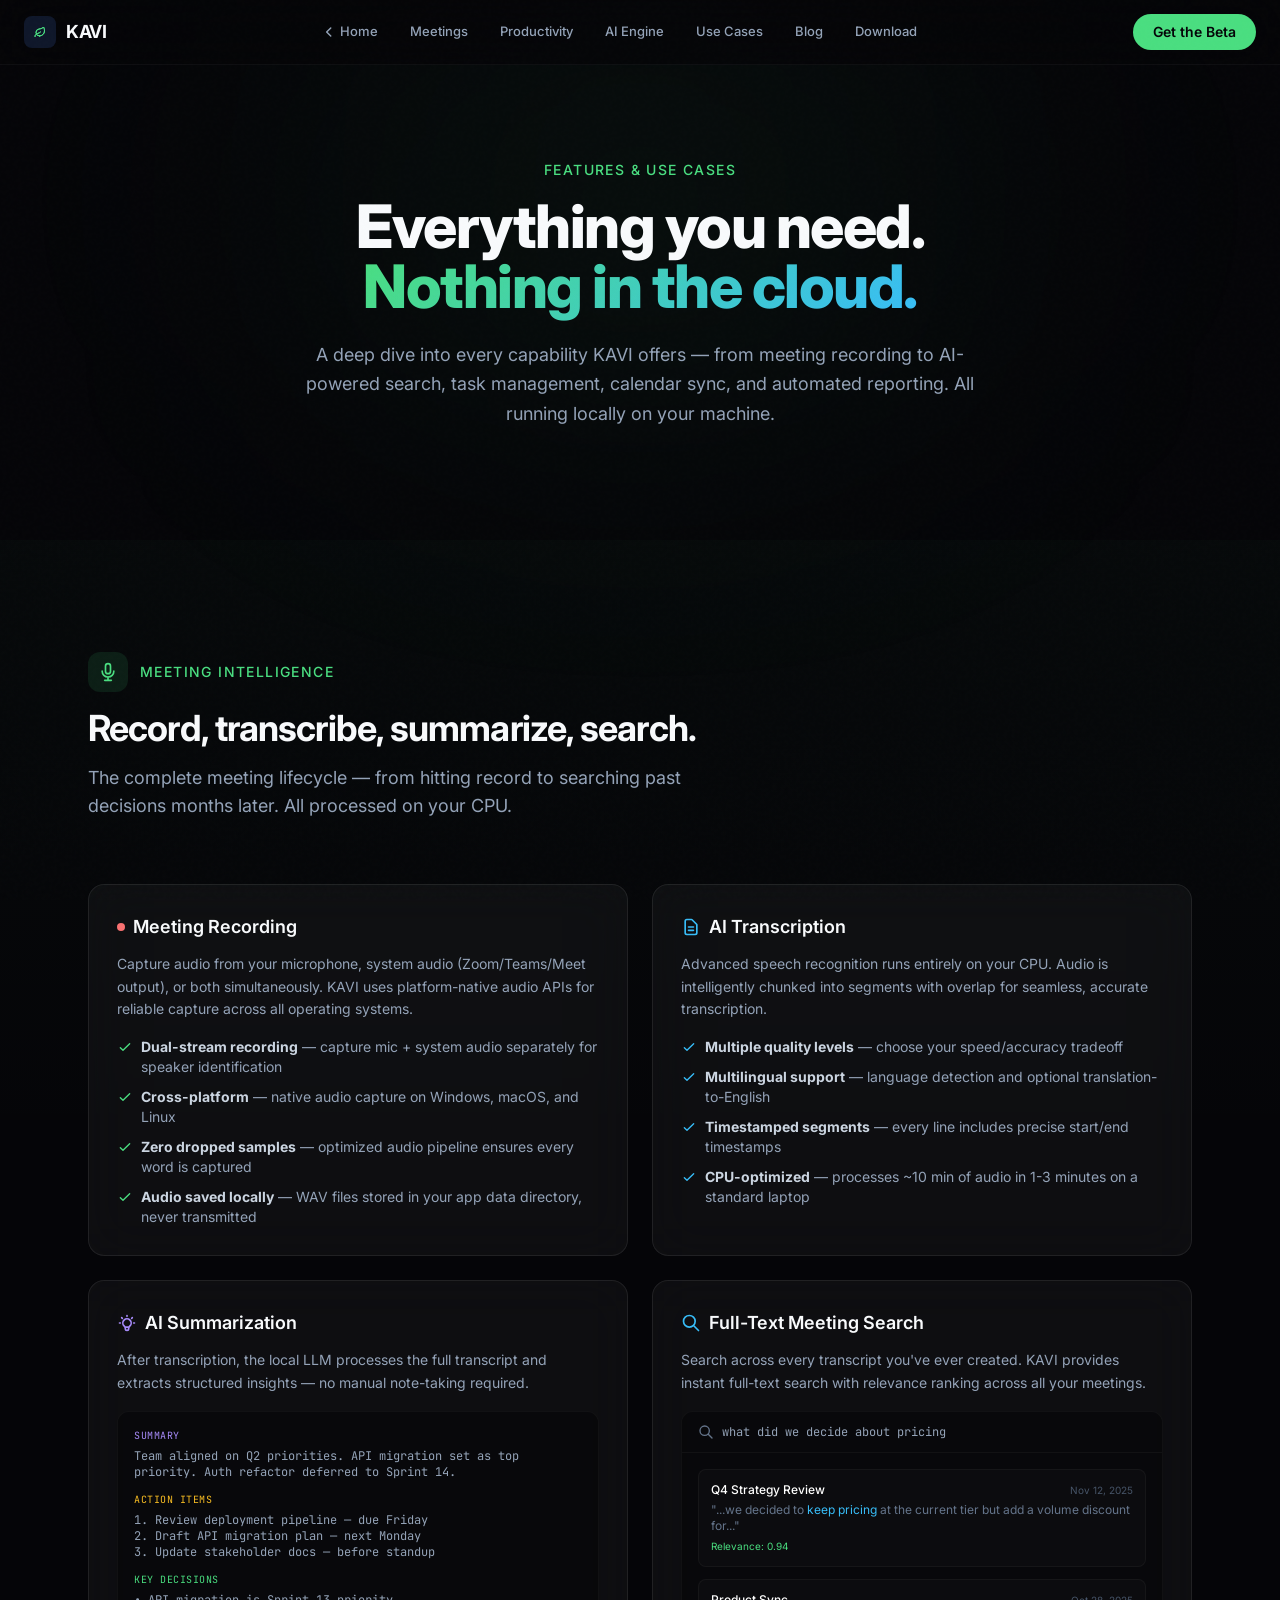
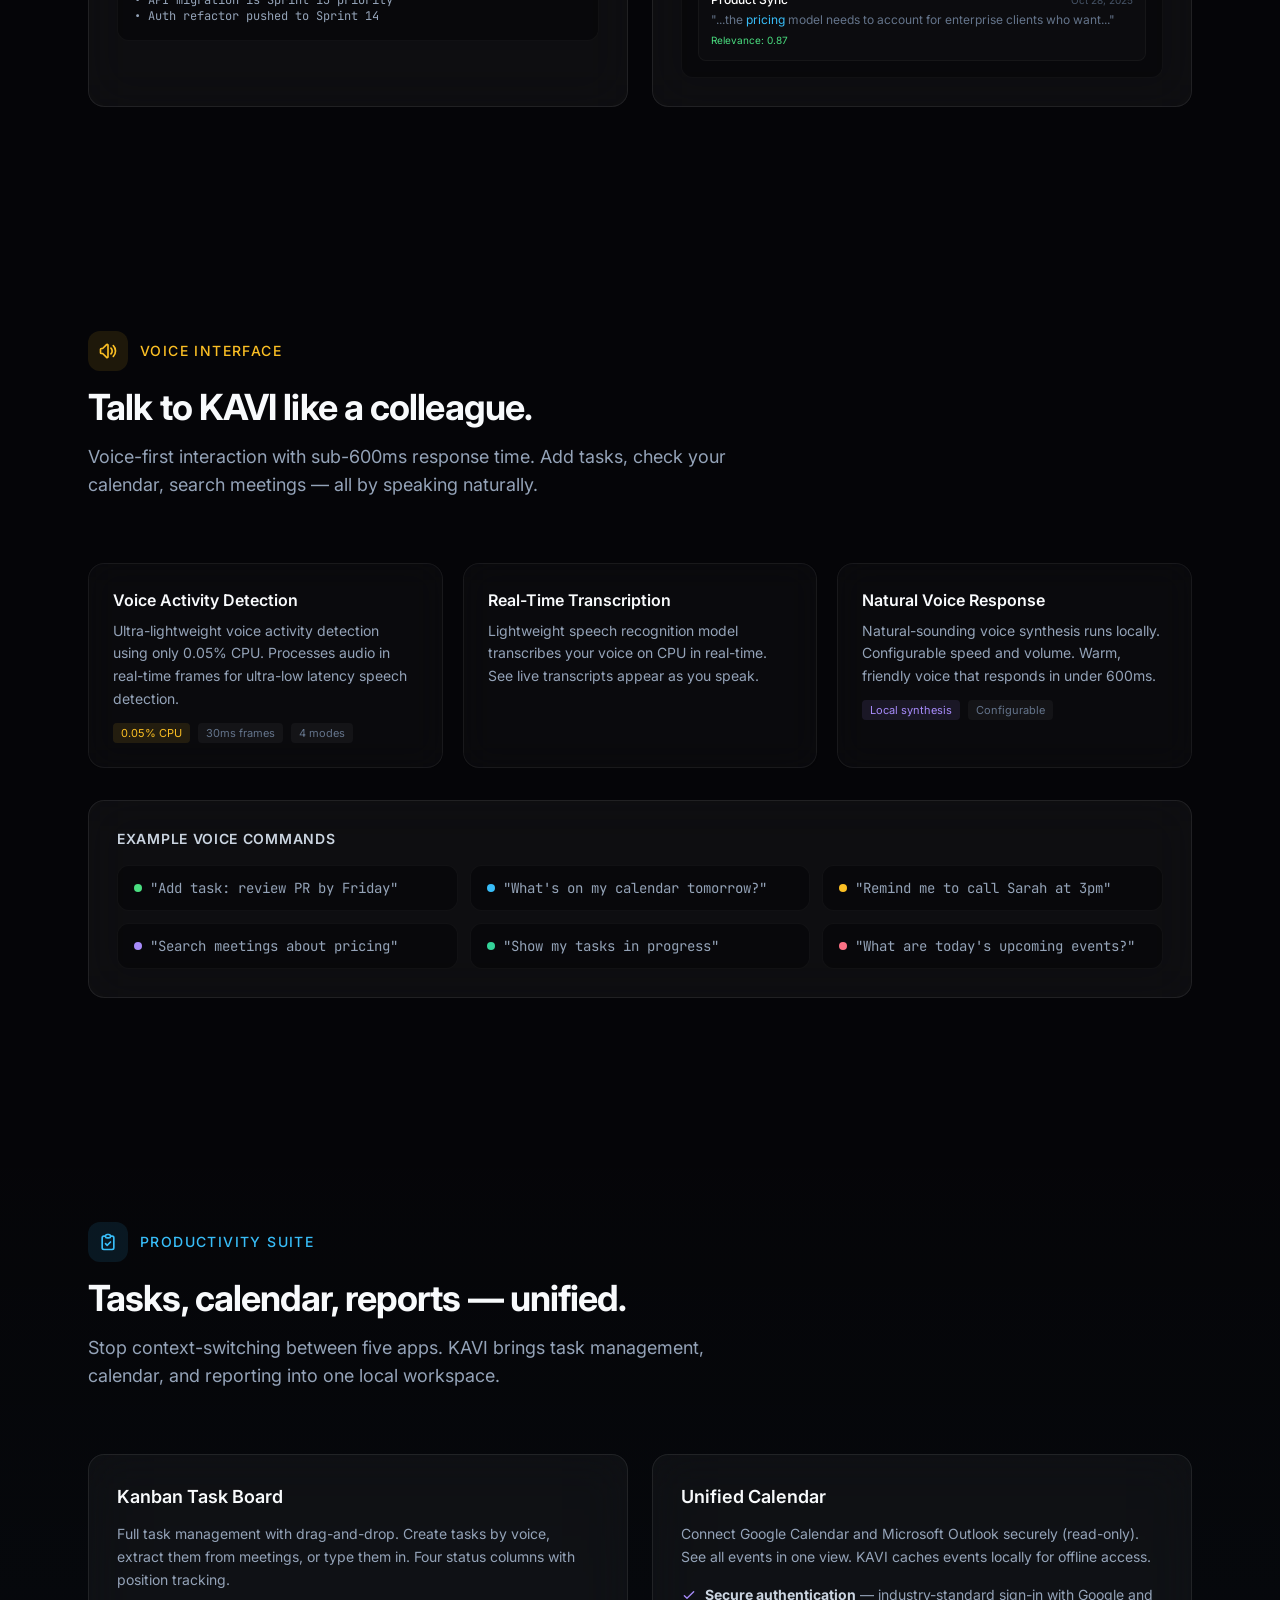
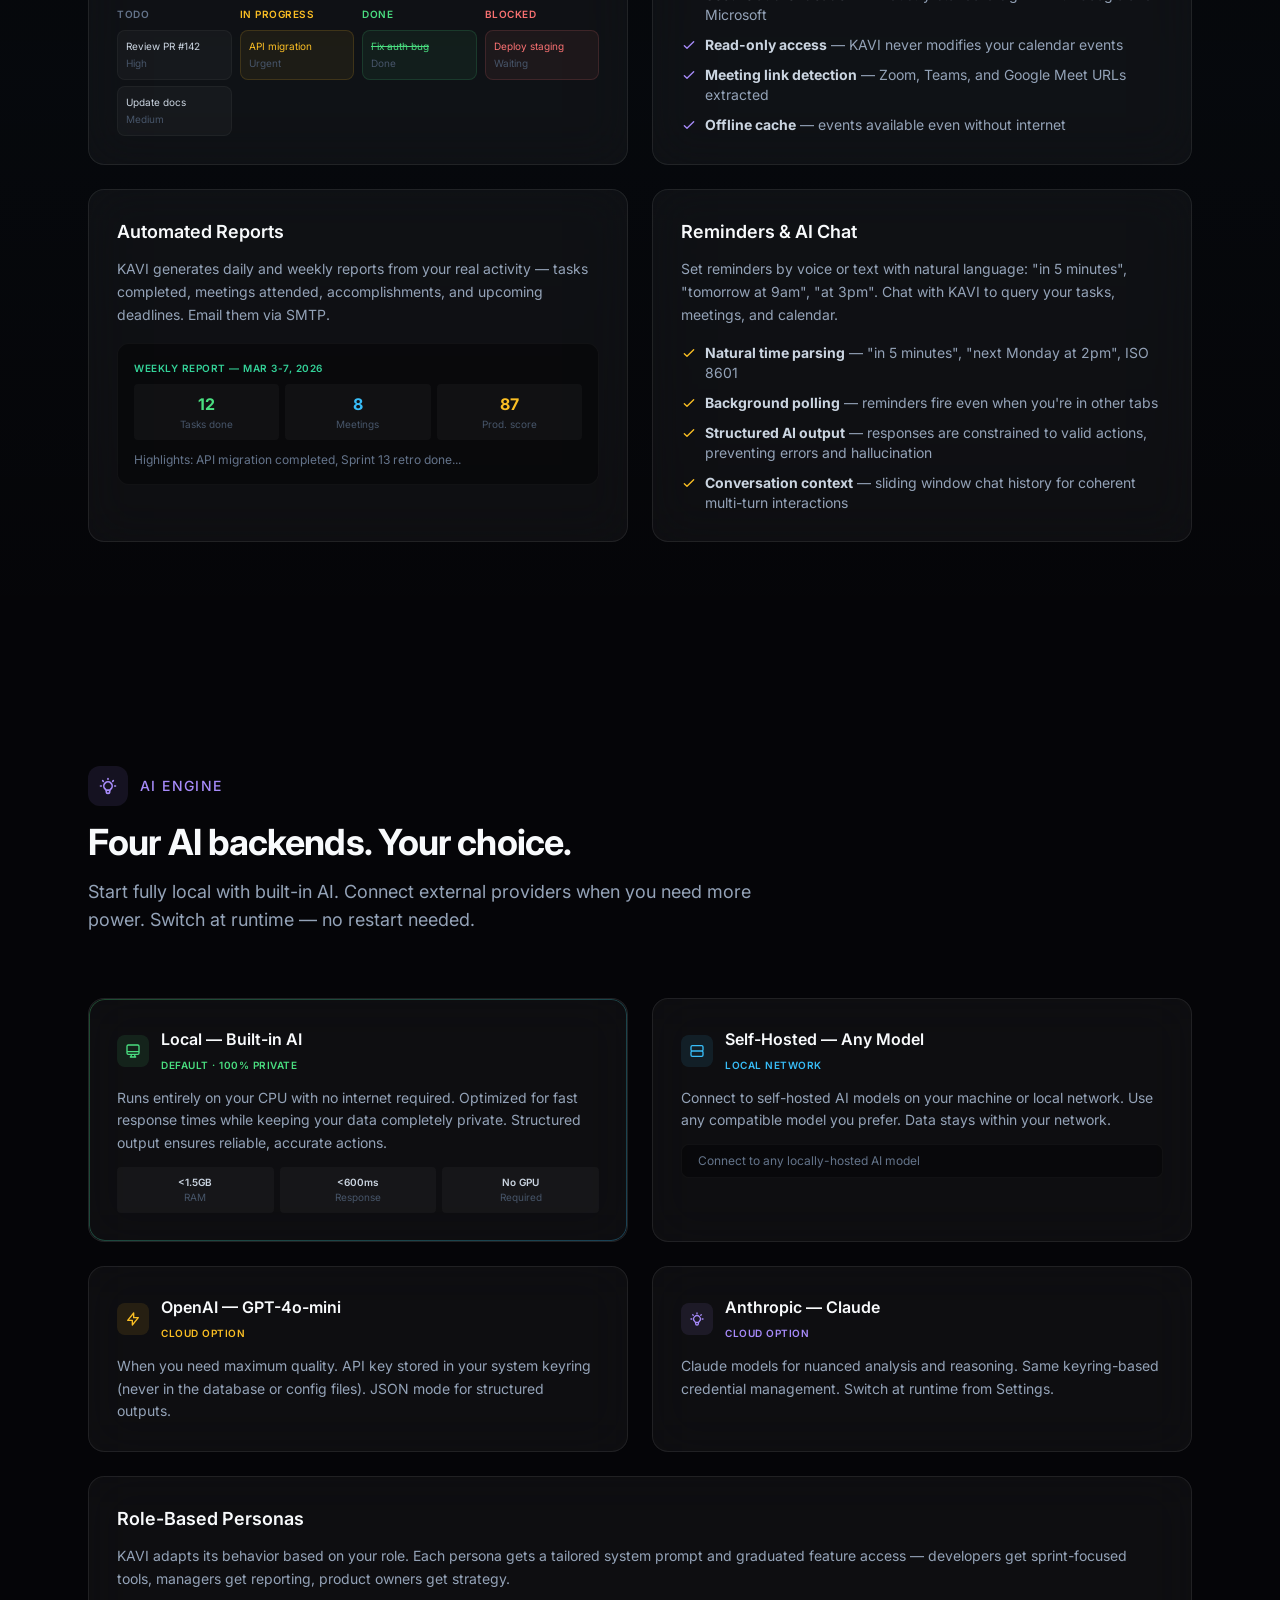
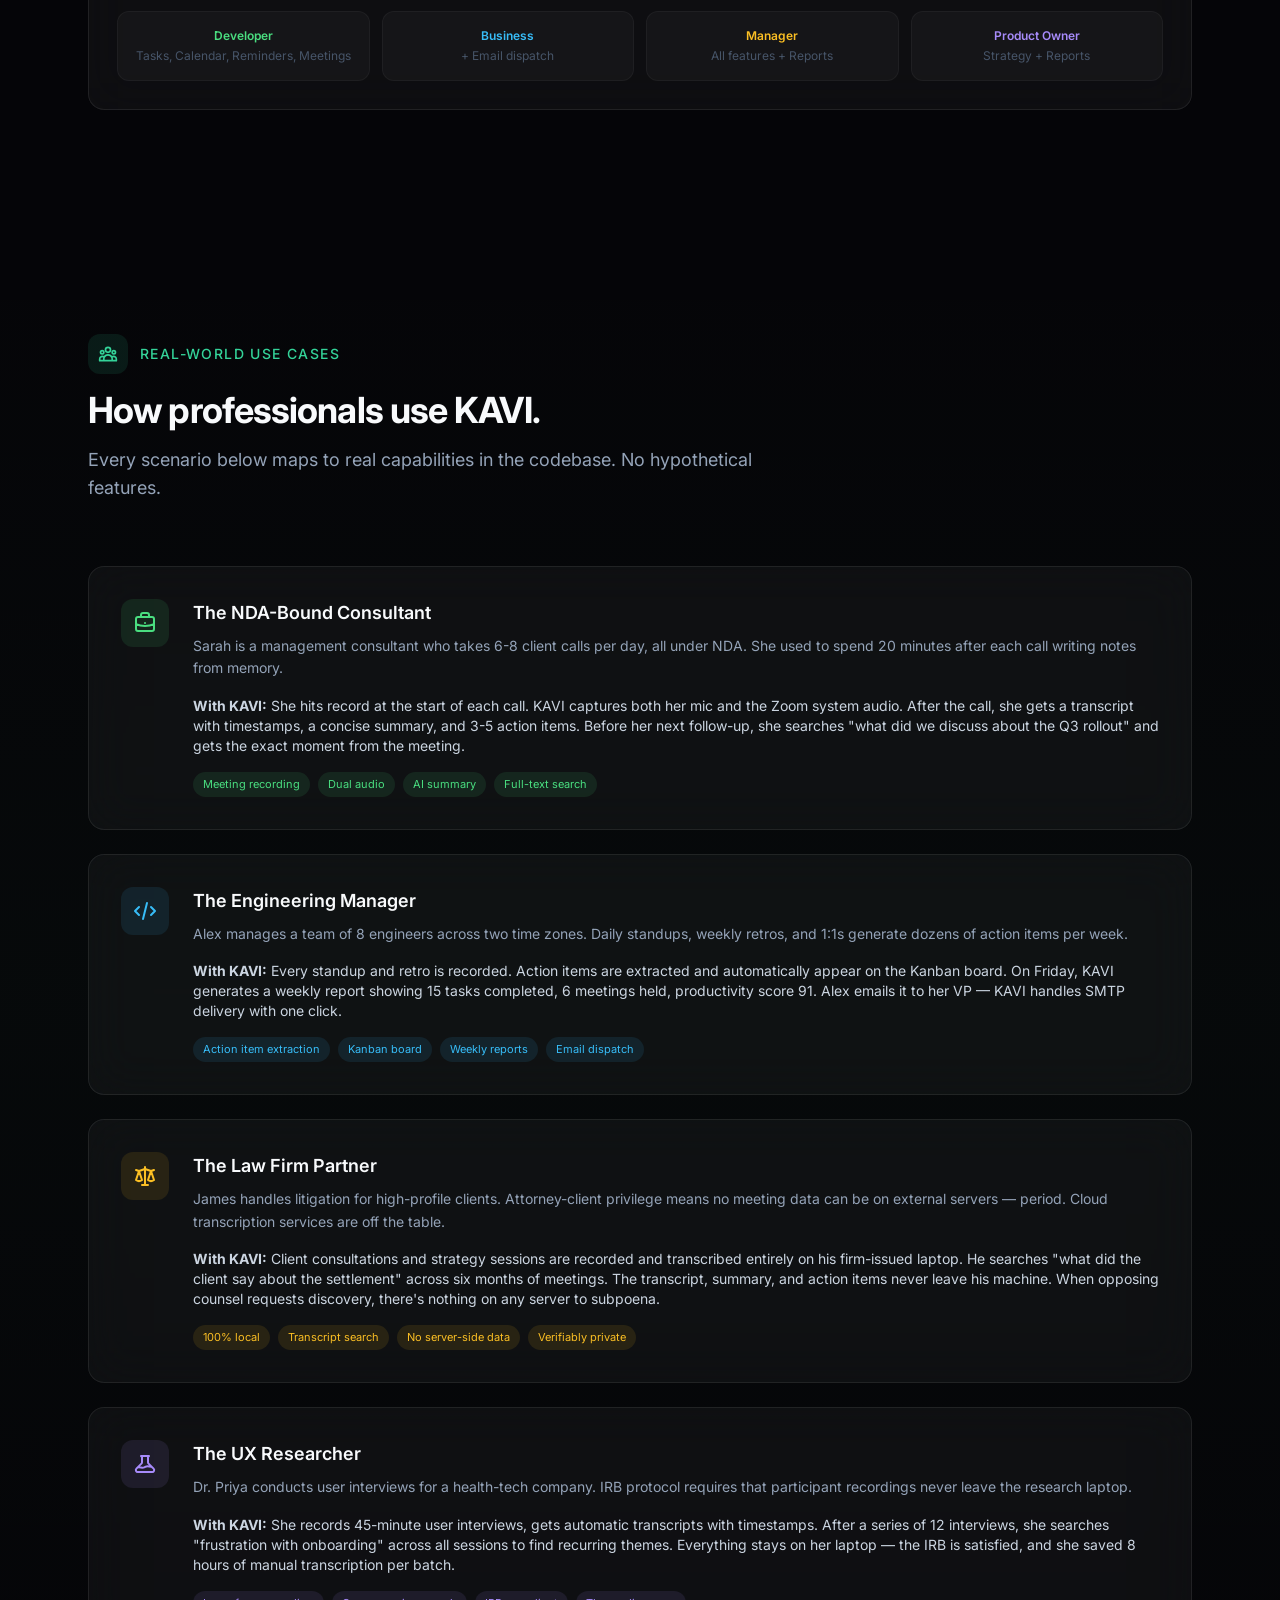
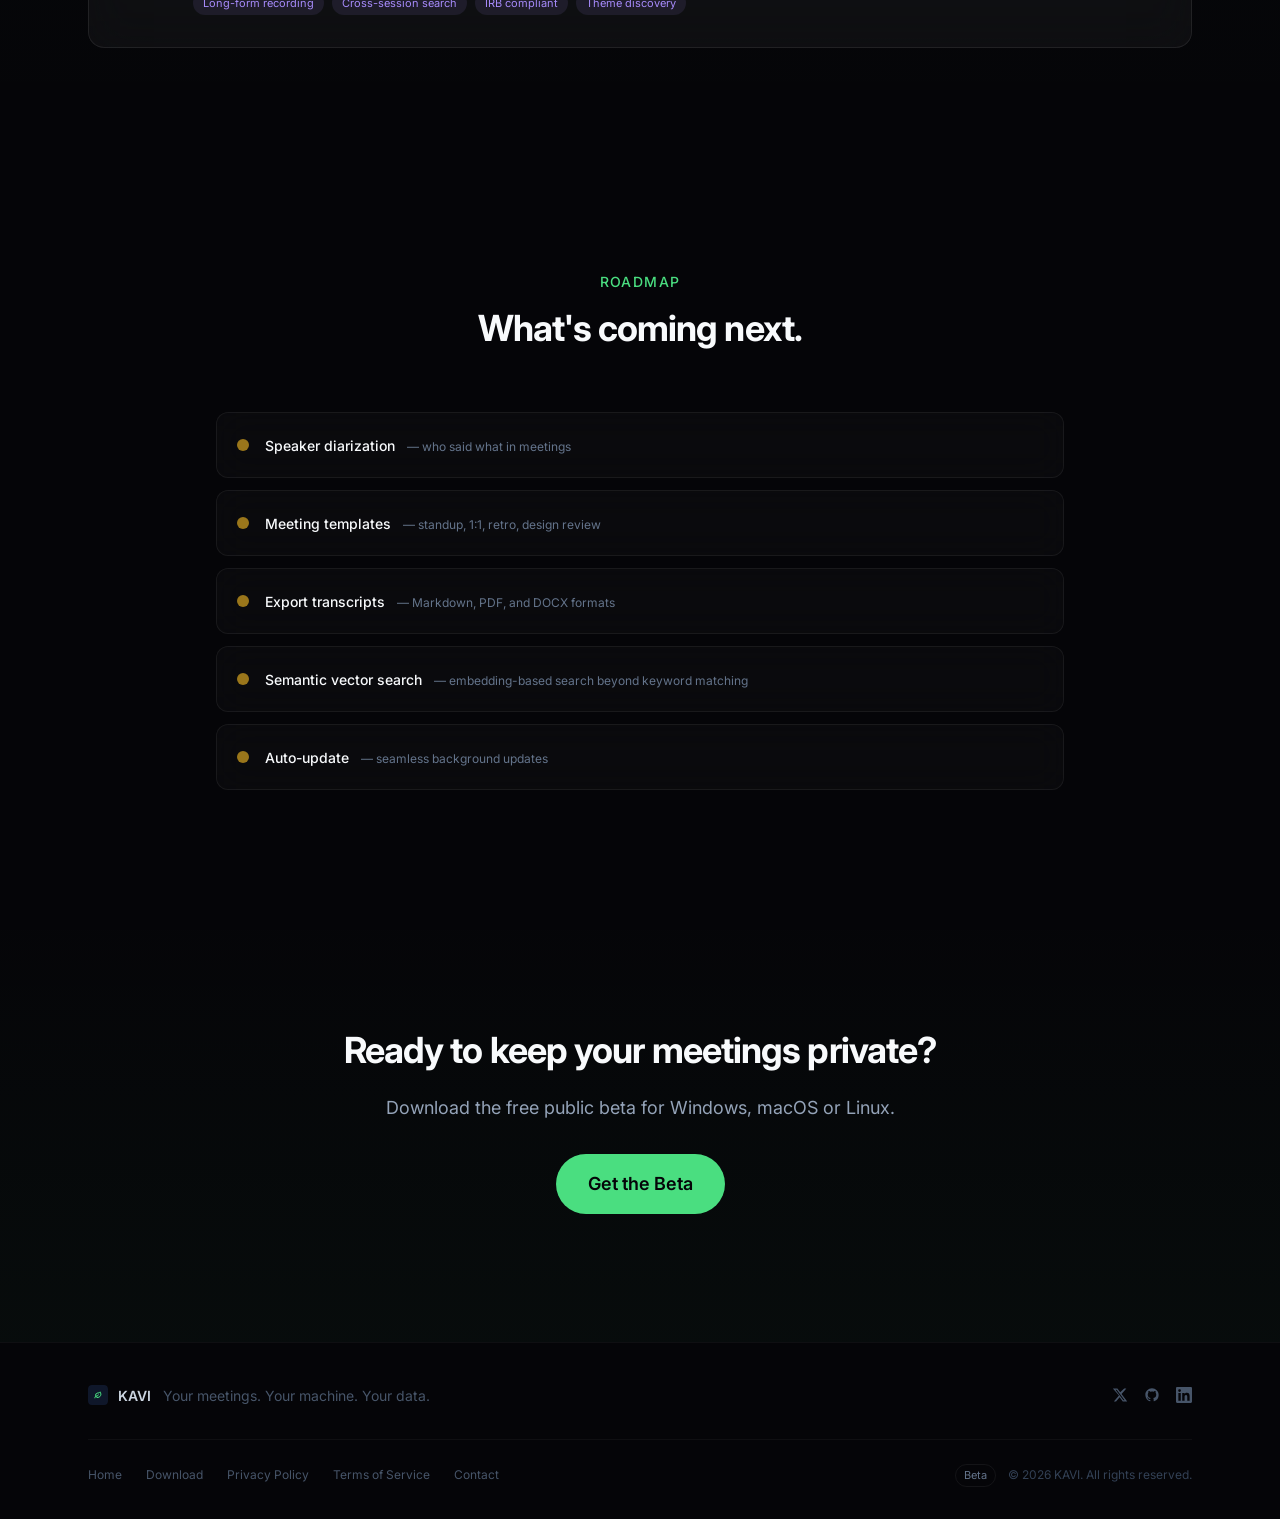
<file: features.html>
<!DOCTYPE html>
<html lang="en" class="scroll-smooth">
<head>
    <meta charset="UTF-8">
    <meta name="viewport" content="width=device-width, initial-scale=1.0">
    <title>KAVI Features — Offline Meeting Recorder with Local AI Transcription</title>
    <meta name="description" content="KAVI features: offline meeting recording, local AI transcription (no cloud), full-text search, Kanban task board, calendar sync, auto reports. Runs on CPU. HIPAA-compatible. Windows, Mac, Linux.">
    <meta name="keywords" content="offline meeting recorder features, local AI transcription, meeting recorder no cloud, private AI meeting notes, CPU meeting transcription, HIPAA meeting recorder features">
    <link rel="canonical" href="https://kavimeetings.com/features.html">

    <!-- Open Graph -->
    <meta property="og:title" content="KAVI Features — Offline Meeting Recorder with Local AI Transcription">
    <meta property="og:description" content="Offline recording, local AI transcription, full-text search, Kanban tasks, calendar sync — all running 100% on your CPU. No cloud. No GPU. HIPAA-compatible.">
    <meta property="og:type" content="website">
    <meta property="og:url" content="https://kavimeetings.com/features.html">
    <meta property="og:image" content="https://kavimeetings.com/assets/og-image.png">
    <meta property="og:site_name" content="KAVI">

    <!-- Favicon -->
    <link rel="icon" type="image/svg+xml" href="assets/favicon.svg">
    <link rel="icon" type="image/x-icon" href="assets/favicon.ico">
    <link rel="apple-touch-icon" href="assets/apple-touch-icon.png">

    <!-- Fonts -->
    <link rel="preconnect" href="https://fonts.googleapis.com">
    <link rel="preconnect" href="https://fonts.gstatic.com" crossorigin>
    <link href="https://fonts.googleapis.com/css2?family=Inter:wght@300;400;500;600;700;800&family=JetBrains+Mono:wght@400;500&display=swap" rel="stylesheet">

    <!-- TailwindCSS -->
    <link rel="stylesheet" href="assets/tailwind.css">

    <style>
        @keyframes float { 0%, 100% { transform: translateY(0); } 50% { transform: translateY(-8px); } }
        @keyframes wave-1 { 0%, 100% { height: 8px; } 50% { height: 24px; } }
        @keyframes wave-2 { 0%, 100% { height: 16px; } 50% { height: 32px; } }
        @keyframes wave-3 { 0%, 100% { height: 12px; } 50% { height: 28px; } }
        @keyframes wave-4 { 0%, 100% { height: 20px; } 50% { height: 10px; } }

        .animate-float { animation: float 6s ease-in-out infinite; }
        .wave-bar { width: 3px; border-radius: 2px; background: #4ade80; }
        .wave-1 { animation: wave-1 1s ease-in-out infinite; }
        .wave-2 { animation: wave-2 1s ease-in-out 0.1s infinite; }
        .wave-3 { animation: wave-3 1s ease-in-out 0.2s infinite; }
        .wave-4 { animation: wave-4 1s ease-in-out 0.3s infinite; }
        .wave-5 { animation: wave-1 1s ease-in-out 0.15s infinite; }
        .wave-6 { animation: wave-3 1s ease-in-out 0.25s infinite; }

        .fade-in { opacity: 0; transform: translateY(28px); transition: all 0.7s cubic-bezier(0.16, 1, 0.3, 1); }
        .fade-in.visible { opacity: 1; transform: translateY(0); }
        .fade-in-delay-1 { transition-delay: 0.1s; }
        .fade-in-delay-2 { transition-delay: 0.2s; }
        .fade-in-delay-3 { transition-delay: 0.3s; }

        .glass { background: rgba(255,255,255,0.025); backdrop-filter: blur(16px); border: 1px solid rgba(255,255,255,0.06); }
        .glass:hover { background: rgba(255,255,255,0.045); border-color: rgba(255,255,255,0.1); }
        .glass-strong { background: rgba(255,255,255,0.04); backdrop-filter: blur(24px); border: 1px solid rgba(255,255,255,0.08); }

        .gradient-text { background: linear-gradient(135deg, #4ade80, #38BDF8); -webkit-background-clip: text; -webkit-text-fill-color: transparent; background-clip: text; }
        .gradient-border { position: relative; }
        .gradient-border::before { content: ''; position: absolute; inset: 0; border-radius: inherit; padding: 1px; background: linear-gradient(135deg, rgba(74,222,128,0.3), rgba(56,189,248,0.3)); -webkit-mask: linear-gradient(#fff 0 0) content-box, linear-gradient(#fff 0 0); -webkit-mask-composite: xor; mask-composite: exclude; pointer-events: none; }

        .feature-card { transition: all 0.3s ease; }
        .feature-card:hover { transform: translateY(-4px); }

        ::-webkit-scrollbar { width: 5px; }
        ::-webkit-scrollbar-track { background: #050508; }
        ::-webkit-scrollbar-thumb { background: #1e293b; border-radius: 3px; }

        body::before {
            content: '';
            position: fixed;
            inset: 0;
            opacity: 0.015;
            background-image: url("data:image/svg+xml,%3Csvg viewBox='0 0 256 256' xmlns='http://www.w3.org/2000/svg'%3E%3Cfilter id='n'%3E%3CfeTurbulence type='fractalNoise' baseFrequency='0.9' numOctaves='4' stitchTiles='stitch'/%3E%3C/filter%3E%3Crect width='100%25' height='100%25' filter='url(%23n)'/%3E%3C/svg%3E");
            pointer-events: none;
            z-index: 9999;
        }

        .mobile-menu { transform: translateY(-100%); transition: transform 0.3s ease; }
        .mobile-menu.open { transform: translateY(0); }
    </style>
    <script type="application/ld+json">
    {
      "@context": "https://schema.org",
      "@type": "BreadcrumbList",
      "itemListElement": [
        {
          "@type": "ListItem",
          "position": 1,
          "name": "Home",
          "item": "https://kavimeetings.com/"
        },
        {
          "@type": "ListItem",
          "position": 2,
          "name": "Features",
          "item": "https://kavimeetings.com/features.html"
        }
      ]
    }
    </script>
</head>

<body class="bg-kavi-bg text-slate-50 font-sans antialiased overflow-x-hidden">

    <!-- ═══════════════════════════════════════════════════════════════════ -->
    <!-- NAVIGATION                                                         -->
    <!-- ═══════════════════════════════════════════════════════════════════ -->
    <nav class="fixed top-0 left-0 right-0 z-50 backdrop-blur-xl bg-kavi-bg/80 border-b border-white/[0.04]">
        <div class="max-w-7xl mx-auto px-6 h-16 flex items-center justify-between">
            <a href="index.html" class="flex items-center gap-2.5 group" aria-label="KAVI Home">
                <div class="w-8 h-8 rounded-lg overflow-hidden group-hover:scale-110 transition-transform duration-300">
                    <img src="assets/kavi-logo.svg" alt="KAVI logo" class="w-full h-full">
                </div>
                <span class="text-lg font-bold tracking-tight">KAVI</span>
            </a>

            <div class="hidden md:flex items-center gap-8 text-[13px] text-slate-400 font-medium">
                <a href="index.html" class="hover:text-white transition-colors flex items-center gap-1">
                    <svg class="w-3.5 h-3.5" fill="none" stroke="currentColor" viewBox="0 0 24 24"><path stroke-linecap="round" stroke-linejoin="round" stroke-width="2.5" d="M15 19l-7-7 7-7"/></svg>
                    Home
                </a>
                <a href="#meeting-intelligence" class="hover:text-white transition-colors">Meetings</a>
                <a href="#productivity" class="hover:text-white transition-colors">Productivity</a>
                <a href="#ai-engine" class="hover:text-white transition-colors">AI Engine</a>
                <a href="#use-cases" class="hover:text-white transition-colors">Use Cases</a>
                <a href="blog/index.html" class="hover:text-white transition-colors">Blog</a>
                <a href="download.html" class="hover:text-white transition-colors">Download</a>
            </div>

            <div class="flex items-center gap-3">
                <a href="download.html" class="bg-sage-400 text-kavi-bg font-semibold text-sm px-5 py-2 rounded-full hover:bg-sage-500 transition-all hidden sm:block">
                    Get the Beta
                </a>
                <button class="md:hidden p-2 text-slate-400 hover:text-white" onclick="document.getElementById('mobile-nav').classList.toggle('open')" aria-label="Menu">
                    <svg class="w-5 h-5" fill="none" stroke="currentColor" viewBox="0 0 24 24"><path stroke-linecap="round" stroke-linejoin="round" stroke-width="2" d="M4 6h16M4 12h16M4 18h16"/></svg>
                </button>
            </div>
        </div>
        <div id="mobile-nav" class="mobile-menu md:hidden border-t border-white/[0.04] bg-kavi-bg/95 backdrop-blur-xl">
            <div class="px-6 py-4 space-y-3 text-sm">
                <a href="index.html" class="block text-slate-400 hover:text-white" onclick="document.getElementById('mobile-nav').classList.remove('open')">Home</a>
                <a href="#meeting-intelligence" class="block text-slate-400 hover:text-white" onclick="document.getElementById('mobile-nav').classList.remove('open')">Meetings</a>
                <a href="#productivity" class="block text-slate-400 hover:text-white" onclick="document.getElementById('mobile-nav').classList.remove('open')">Productivity</a>
                <a href="#ai-engine" class="block text-slate-400 hover:text-white" onclick="document.getElementById('mobile-nav').classList.remove('open')">AI Engine</a>
                <a href="#use-cases" class="block text-slate-400 hover:text-white" onclick="document.getElementById('mobile-nav').classList.remove('open')">Use Cases</a>
                <a href="blog/index.html" class="block text-slate-400 hover:text-white" onclick="document.getElementById('mobile-nav').classList.remove('open')">Blog</a>
                <a href="download.html" class="block text-slate-400 hover:text-white" onclick="document.getElementById('mobile-nav').classList.remove('open')">Download</a>
                <a href="download.html" class="inline-block bg-sage-400 text-kavi-bg font-semibold text-sm px-5 py-2 rounded-full mt-2" onclick="document.getElementById('mobile-nav').classList.remove('open')">Get the Beta</a>
            </div>
        </div>
    </nav>


    <!-- ═══════════════════════════════════════════════════════════════════ -->
    <!-- HERO                                                               -->
    <!-- ═══════════════════════════════════════════════════════════════════ -->
    <section class="pt-24 pb-14 md:pt-32 md:pb-20 lg:pt-40 lg:pb-28 relative">
        <div class="absolute inset-0">
            <div class="absolute top-0 left-1/2 -translate-x-1/2 w-[700px] h-[400px] bg-sage-400/[0.05] rounded-full blur-[140px]"></div>
        </div>

        <div class="relative max-w-6xl mx-auto px-6 text-center">
            <p class="text-sm font-medium text-sage-400 uppercase tracking-widest mb-4">Features &amp; Use Cases</p>
            <h1 class="text-4xl sm:text-5xl md:text-6xl font-extrabold tracking-tight leading-[1.08] mb-6 max-w-4xl mx-auto">
                Everything you need.<br>
                <span class="gradient-text">Nothing in the cloud.</span>
            </h1>
            <p class="text-lg text-slate-400 max-w-2xl mx-auto leading-relaxed">
                A deep dive into every capability KAVI offers — from meeting recording to AI-powered search, task management, calendar sync, and automated reporting. All running locally on your machine.
            </p>
        </div>
    </section>


    <!-- ═══════════════════════════════════════════════════════════════════ -->
    <!-- MEETING INTELLIGENCE                                               -->
    <!-- ═══════════════════════════════════════════════════════════════════ -->
    <section id="meeting-intelligence" class="py-14 md:py-20 lg:py-28 relative">
        <div class="absolute inset-0 bg-gradient-to-b from-sage-400/[0.02] via-transparent to-transparent"></div>

        <div class="relative max-w-6xl mx-auto px-6">
            <div class="mb-16 fade-in">
                <div class="flex items-center gap-3 mb-4">
                    <div class="w-10 h-10 rounded-xl bg-sage-400/10 flex items-center justify-center">
                        <svg class="w-5 h-5 text-sage-400" fill="none" stroke="currentColor" viewBox="0 0 24 24"><path stroke-linecap="round" stroke-linejoin="round" stroke-width="2" d="M19 11a7 7 0 01-7 7m0 0a7 7 0 01-7-7m7 7v4m0 0H8m4 0h4m-4-8a3 3 0 01-3-3V5a3 3 0 116 0v6a3 3 0 01-3 3z"/></svg>
                    </div>
                    <p class="text-sm font-medium text-sage-400 uppercase tracking-widest">Meeting Intelligence</p>
                </div>
                <h2 class="text-3xl md:text-4xl font-bold tracking-tight mb-4">Record, transcribe, summarize, search.</h2>
                <p class="text-slate-400 text-lg max-w-2xl">The complete meeting lifecycle — from hitting record to searching past decisions months later. All processed on your CPU.</p>
            </div>

            <!-- Feature: Recording -->
            <div class="grid md:grid-cols-2 gap-6 mb-6">
                <div class="glass-strong rounded-2xl p-7 fade-in feature-card">
                    <h3 class="text-lg font-semibold mb-3 flex items-center gap-2">
                        <span class="w-2 h-2 rounded-full bg-red-400 animate-pulse"></span>
                        Meeting Recording
                    </h3>
                    <p class="text-slate-400 text-sm leading-relaxed mb-4">Capture audio from your microphone, system audio (Zoom/Teams/Meet output), or both simultaneously. KAVI uses platform-native audio APIs for reliable capture across all operating systems.</p>

                    <div class="space-y-2.5 text-sm">
                        <div class="flex items-start gap-2">
                            <svg class="w-4 h-4 text-sage-400 mt-0.5 shrink-0" fill="none" stroke="currentColor" viewBox="0 0 24 24"><path stroke-linecap="round" stroke-linejoin="round" stroke-width="2" d="M5 13l4 4L19 7"/></svg>
                            <span class="text-slate-400"><strong class="text-slate-300">Dual-stream recording</strong> — capture mic + system audio separately for speaker identification</span>
                        </div>
                        <div class="flex items-start gap-2">
                            <svg class="w-4 h-4 text-sage-400 mt-0.5 shrink-0" fill="none" stroke="currentColor" viewBox="0 0 24 24"><path stroke-linecap="round" stroke-linejoin="round" stroke-width="2" d="M5 13l4 4L19 7"/></svg>
                            <span class="text-slate-400"><strong class="text-slate-300">Cross-platform</strong> — native audio capture on Windows, macOS, and Linux</span>
                        </div>
                        <div class="flex items-start gap-2">
                            <svg class="w-4 h-4 text-sage-400 mt-0.5 shrink-0" fill="none" stroke="currentColor" viewBox="0 0 24 24"><path stroke-linecap="round" stroke-linejoin="round" stroke-width="2" d="M5 13l4 4L19 7"/></svg>
                            <span class="text-slate-400"><strong class="text-slate-300">Zero dropped samples</strong> — optimized audio pipeline ensures every word is captured</span>
                        </div>
                        <div class="flex items-start gap-2">
                            <svg class="w-4 h-4 text-sage-400 mt-0.5 shrink-0" fill="none" stroke="currentColor" viewBox="0 0 24 24"><path stroke-linecap="round" stroke-linejoin="round" stroke-width="2" d="M5 13l4 4L19 7"/></svg>
                            <span class="text-slate-400"><strong class="text-slate-300">Audio saved locally</strong> — WAV files stored in your app data directory, never transmitted</span>
                        </div>
                    </div>
                </div>

                <!-- Transcription -->
                <div class="glass-strong rounded-2xl p-7 fade-in fade-in-delay-1 feature-card">
                    <h3 class="text-lg font-semibold mb-3 flex items-center gap-2">
                        <svg class="w-5 h-5 text-kavi-cyan" fill="none" stroke="currentColor" viewBox="0 0 24 24"><path stroke-linecap="round" stroke-linejoin="round" stroke-width="2" d="M9 12h6m-6 4h6m2 5H7a2 2 0 01-2-2V5a2 2 0 012-2h5.586a1 1 0 01.707.293l5.414 5.414a1 1 0 01.293.707V19a2 2 0 01-2 2z"/></svg>
                        AI Transcription
                    </h3>
                    <p class="text-slate-400 text-sm leading-relaxed mb-4">Advanced speech recognition runs entirely on your CPU. Audio is intelligently chunked into segments with overlap for seamless, accurate transcription.</p>

                    <div class="space-y-2.5 text-sm">
                        <div class="flex items-start gap-2">
                            <svg class="w-4 h-4 text-kavi-cyan mt-0.5 shrink-0" fill="none" stroke="currentColor" viewBox="0 0 24 24"><path stroke-linecap="round" stroke-linejoin="round" stroke-width="2" d="M5 13l4 4L19 7"/></svg>
                            <span class="text-slate-400"><strong class="text-slate-300">Multiple quality levels</strong> — choose your speed/accuracy tradeoff</span>
                        </div>
                        <div class="flex items-start gap-2">
                            <svg class="w-4 h-4 text-kavi-cyan mt-0.5 shrink-0" fill="none" stroke="currentColor" viewBox="0 0 24 24"><path stroke-linecap="round" stroke-linejoin="round" stroke-width="2" d="M5 13l4 4L19 7"/></svg>
                            <span class="text-slate-400"><strong class="text-slate-300">Multilingual support</strong> — language detection and optional translation-to-English</span>
                        </div>
                        <div class="flex items-start gap-2">
                            <svg class="w-4 h-4 text-kavi-cyan mt-0.5 shrink-0" fill="none" stroke="currentColor" viewBox="0 0 24 24"><path stroke-linecap="round" stroke-linejoin="round" stroke-width="2" d="M5 13l4 4L19 7"/></svg>
                            <span class="text-slate-400"><strong class="text-slate-300">Timestamped segments</strong> — every line includes precise start/end timestamps</span>
                        </div>
                        <div class="flex items-start gap-2">
                            <svg class="w-4 h-4 text-kavi-cyan mt-0.5 shrink-0" fill="none" stroke="currentColor" viewBox="0 0 24 24"><path stroke-linecap="round" stroke-linejoin="round" stroke-width="2" d="M5 13l4 4L19 7"/></svg>
                            <span class="text-slate-400"><strong class="text-slate-300">CPU-optimized</strong> — processes ~10 min of audio in 1-3 minutes on a standard laptop</span>
                        </div>
                    </div>
                </div>
            </div>

            <!-- Feature: Summarization + Search -->
            <div class="grid md:grid-cols-2 gap-6">
                <!-- Summarization -->
                <div class="glass-strong rounded-2xl p-7 fade-in feature-card">
                    <h3 class="text-lg font-semibold mb-3 flex items-center gap-2">
                        <svg class="w-5 h-5 text-kavi-purple" fill="none" stroke="currentColor" viewBox="0 0 24 24"><path stroke-linecap="round" stroke-linejoin="round" stroke-width="2" d="M9.663 17h4.673M12 3v1m6.364 1.636l-.707.707M21 12h-1M4 12H3m3.343-5.657l-.707-.707m2.828 9.9a5 5 0 117.072 0l-.548.547A3.374 3.374 0 0014 18.469V19a2 2 0 11-4 0v-.531c0-.895-.356-1.754-.988-2.386l-.548-.547z"/></svg>
                        AI Summarization
                    </h3>
                    <p class="text-slate-400 text-sm leading-relaxed mb-4">After transcription, the local LLM processes the full transcript and extracts structured insights — no manual note-taking required.</p>

                    <!-- Example output -->
                    <div class="bg-kavi-bg/60 rounded-xl p-4 border border-white/[0.04] font-mono text-xs space-y-3">
                        <div>
                            <div class="text-kavi-purple text-[10px] uppercase tracking-wider mb-1">Summary</div>
                            <div class="text-slate-400">Team aligned on Q2 priorities. API migration set as top priority. Auth refactor deferred to Sprint 14.</div>
                        </div>
                        <div>
                            <div class="text-kavi-gold text-[10px] uppercase tracking-wider mb-1">Action Items</div>
                            <div class="text-slate-400">
                                <div>1. Review deployment pipeline &mdash; due Friday</div>
                                <div>2. Draft API migration plan &mdash; next Monday</div>
                                <div>3. Update stakeholder docs &mdash; before standup</div>
                            </div>
                        </div>
                        <div>
                            <div class="text-sage-400 text-[10px] uppercase tracking-wider mb-1">Key Decisions</div>
                            <div class="text-slate-400">
                                <div>&bull; API migration is Sprint 13 priority</div>
                                <div>&bull; Auth refactor pushed to Sprint 14</div>
                            </div>
                        </div>
                    </div>
                </div>

                <!-- Search -->
                <div class="glass-strong rounded-2xl p-7 fade-in fade-in-delay-1 feature-card">
                    <h3 class="text-lg font-semibold mb-3 flex items-center gap-2">
                        <svg class="w-5 h-5 text-kavi-cyan" fill="none" stroke="currentColor" viewBox="0 0 24 24"><path stroke-linecap="round" stroke-linejoin="round" stroke-width="2" d="M21 21l-6-6m2-5a7 7 0 11-14 0 7 7 0 0114 0z"/></svg>
                        Full-Text Meeting Search
                    </h3>
                    <p class="text-slate-400 text-sm leading-relaxed mb-4">Search across every transcript you've ever created. KAVI provides instant full-text search with relevance ranking across all your meetings.</p>

                    <!-- Search demo -->
                    <div class="bg-kavi-bg/60 rounded-xl border border-white/[0.04] overflow-hidden">
                        <div class="px-4 py-3 border-b border-white/[0.04]">
                            <div class="flex items-center gap-2 text-sm">
                                <svg class="w-4 h-4 text-slate-500" fill="none" stroke="currentColor" viewBox="0 0 24 24"><path stroke-linecap="round" stroke-linejoin="round" stroke-width="2" d="M21 21l-6-6m2-5a7 7 0 11-14 0 7 7 0 0114 0z"/></svg>
                                <span class="text-slate-400 font-mono text-xs">what did we decide about pricing</span>
                            </div>
                        </div>
                        <div class="p-4 space-y-3 text-xs">
                            <div class="bg-white/[0.02] rounded-lg p-3 border border-white/[0.04]">
                                <div class="flex items-center justify-between mb-1">
                                    <span class="text-white font-medium">Q4 Strategy Review</span>
                                    <span class="text-slate-600 text-[10px]">Nov 12, 2025</span>
                                </div>
                                <p class="text-slate-500">"...we decided to <span class="text-kavi-cyan">keep pricing</span> at the current tier but add a volume discount for..."</p>
                                <div class="text-[10px] text-sage-400 mt-1">Relevance: 0.94</div>
                            </div>
                            <div class="bg-white/[0.02] rounded-lg p-3 border border-white/[0.04]">
                                <div class="flex items-center justify-between mb-1">
                                    <span class="text-white font-medium">Product Sync</span>
                                    <span class="text-slate-600 text-[10px]">Oct 28, 2025</span>
                                </div>
                                <p class="text-slate-500">"...the <span class="text-kavi-cyan">pricing</span> model needs to account for enterprise clients who want..."</p>
                                <div class="text-[10px] text-sage-400 mt-1">Relevance: 0.87</div>
                            </div>
                        </div>
                    </div>
                </div>
            </div>
        </div>
    </section>


    <!-- ═══════════════════════════════════════════════════════════════════ -->
    <!-- VOICE INTERFACE                                                    -->
    <!-- ═══════════════════════════════════════════════════════════════════ -->
    <section class="py-14 md:py-20 lg:py-28 relative">
        <div class="max-w-6xl mx-auto px-6">
            <div class="mb-16 fade-in">
                <div class="flex items-center gap-3 mb-4">
                    <div class="w-10 h-10 rounded-xl bg-kavi-gold/10 flex items-center justify-center">
                        <svg class="w-5 h-5 text-kavi-gold" fill="none" stroke="currentColor" viewBox="0 0 24 24"><path stroke-linecap="round" stroke-linejoin="round" stroke-width="2" d="M15.536 8.464a5 5 0 010 7.072m2.828-9.9a9 9 0 010 12.728M5.586 15H4a1 1 0 01-1-1v-4a1 1 0 011-1h1.586l4.707-4.707C10.923 3.663 12 4.109 12 5v14c0 .891-1.077 1.337-1.707.707L5.586 15z"/></svg>
                    </div>
                    <p class="text-sm font-medium text-kavi-gold uppercase tracking-widest">Voice Interface</p>
                </div>
                <h2 class="text-3xl md:text-4xl font-bold tracking-tight mb-4">Talk to KAVI like a colleague.</h2>
                <p class="text-slate-400 text-lg max-w-2xl">Voice-first interaction with sub-600ms response time. Add tasks, check your calendar, search meetings — all by speaking naturally.</p>
            </div>

            <div class="grid md:grid-cols-3 gap-5">
                <!-- VAD -->
                <div class="glass rounded-2xl p-6 fade-in feature-card">
                    <h4 class="text-base font-semibold mb-2">Voice Activity Detection</h4>
                    <p class="text-slate-400 text-sm leading-relaxed mb-3">Ultra-lightweight voice activity detection using only 0.05% CPU. Processes audio in real-time frames for ultra-low latency speech detection.</p>
                    <div class="flex items-center gap-2 text-[11px] text-slate-500">
                        <span class="px-2 py-0.5 rounded bg-kavi-gold/10 text-kavi-gold">0.05% CPU</span>
                        <span class="px-2 py-0.5 rounded bg-white/[0.04]">30ms frames</span>
                        <span class="px-2 py-0.5 rounded bg-white/[0.04]">4 modes</span>
                    </div>
                </div>

                <!-- STT -->
                <div class="glass rounded-2xl p-6 fade-in fade-in-delay-1 feature-card">
                    <h4 class="text-base font-semibold mb-2">Real-Time Transcription</h4>
                    <p class="text-slate-400 text-sm leading-relaxed mb-3">Lightweight speech recognition model transcribes your voice on CPU in real-time. See live transcripts appear as you speak.</p>
                    <div class="flex items-end gap-[3px] h-6 mt-2">
                        <div class="wave-bar wave-1"></div>
                        <div class="wave-bar wave-2"></div>
                        <div class="wave-bar wave-3"></div>
                        <div class="wave-bar wave-4"></div>
                        <div class="wave-bar wave-5"></div>
                        <div class="wave-bar wave-6"></div>
                        <div class="wave-bar wave-1"></div>
                        <div class="wave-bar wave-3"></div>
                        <div class="wave-bar wave-2"></div>
                    </div>
                </div>

                <!-- TTS -->
                <div class="glass rounded-2xl p-6 fade-in fade-in-delay-2 feature-card">
                    <h4 class="text-base font-semibold mb-2">Natural Voice Response</h4>
                    <p class="text-slate-400 text-sm leading-relaxed mb-3">Natural-sounding voice synthesis runs locally. Configurable speed and volume. Warm, friendly voice that responds in under 600ms.</p>
                    <div class="flex items-center gap-2 text-[11px] text-slate-500">
                        <span class="px-2 py-0.5 rounded bg-kavi-purple/10 text-kavi-purple">Local synthesis</span>
                        <span class="px-2 py-0.5 rounded bg-white/[0.04]">Configurable</span>
                    </div>
                </div>
            </div>

            <!-- Voice command examples -->
            <div class="mt-8 glass-strong rounded-2xl p-7 fade-in">
                <h4 class="text-sm font-semibold text-slate-300 uppercase tracking-wider mb-4">Example voice commands</h4>
                <div class="grid sm:grid-cols-2 lg:grid-cols-3 gap-3">
                    <div class="bg-kavi-bg/60 rounded-xl px-4 py-3 border border-white/[0.04] flex items-center gap-2">
                        <span class="w-2 h-2 rounded-full bg-sage-400 shrink-0"></span>
                        <span class="text-sm text-slate-400 font-mono">"Add task: review PR by Friday"</span>
                    </div>
                    <div class="bg-kavi-bg/60 rounded-xl px-4 py-3 border border-white/[0.04] flex items-center gap-2">
                        <span class="w-2 h-2 rounded-full bg-kavi-cyan shrink-0"></span>
                        <span class="text-sm text-slate-400 font-mono">"What's on my calendar tomorrow?"</span>
                    </div>
                    <div class="bg-kavi-bg/60 rounded-xl px-4 py-3 border border-white/[0.04] flex items-center gap-2">
                        <span class="w-2 h-2 rounded-full bg-kavi-gold shrink-0"></span>
                        <span class="text-sm text-slate-400 font-mono">"Remind me to call Sarah at 3pm"</span>
                    </div>
                    <div class="bg-kavi-bg/60 rounded-xl px-4 py-3 border border-white/[0.04] flex items-center gap-2">
                        <span class="w-2 h-2 rounded-full bg-kavi-purple shrink-0"></span>
                        <span class="text-sm text-slate-400 font-mono">"Search meetings about pricing"</span>
                    </div>
                    <div class="bg-kavi-bg/60 rounded-xl px-4 py-3 border border-white/[0.04] flex items-center gap-2">
                        <span class="w-2 h-2 rounded-full bg-emerald-400 shrink-0"></span>
                        <span class="text-sm text-slate-400 font-mono">"Show my tasks in progress"</span>
                    </div>
                    <div class="bg-kavi-bg/60 rounded-xl px-4 py-3 border border-white/[0.04] flex items-center gap-2">
                        <span class="w-2 h-2 rounded-full bg-rose-400 shrink-0"></span>
                        <span class="text-sm text-slate-400 font-mono">"What are today's upcoming events?"</span>
                    </div>
                </div>
            </div>
        </div>
    </section>


    <!-- ═══════════════════════════════════════════════════════════════════ -->
    <!-- PRODUCTIVITY SUITE                                                 -->
    <!-- ═══════════════════════════════════════════════════════════════════ -->
    <section id="productivity" class="py-14 md:py-20 lg:py-28 relative">
        <div class="absolute inset-0 bg-gradient-to-b from-transparent via-kavi-cyan/[0.02] to-transparent"></div>

        <div class="relative max-w-6xl mx-auto px-6">
            <div class="mb-16 fade-in">
                <div class="flex items-center gap-3 mb-4">
                    <div class="w-10 h-10 rounded-xl bg-kavi-cyan/10 flex items-center justify-center">
                        <svg class="w-5 h-5 text-kavi-cyan" fill="none" stroke="currentColor" viewBox="0 0 24 24"><path stroke-linecap="round" stroke-linejoin="round" stroke-width="2" d="M9 5H7a2 2 0 00-2 2v12a2 2 0 002 2h10a2 2 0 002-2V7a2 2 0 00-2-2h-2M9 5a2 2 0 002 2h2a2 2 0 002-2M9 5a2 2 0 012-2h2a2 2 0 012 2m-6 9l2 2 4-4"/></svg>
                    </div>
                    <p class="text-sm font-medium text-kavi-cyan uppercase tracking-widest">Productivity Suite</p>
                </div>
                <h2 class="text-3xl md:text-4xl font-bold tracking-tight mb-4">Tasks, calendar, reports — unified.</h2>
                <p class="text-slate-400 text-lg max-w-2xl">Stop context-switching between five apps. KAVI brings task management, calendar, and reporting into one local workspace.</p>
            </div>

            <div class="grid md:grid-cols-2 gap-6 mb-6">
                <!-- Kanban detailed -->
                <div class="glass-strong rounded-2xl p-7 fade-in feature-card">
                    <h3 class="text-lg font-semibold mb-3">Kanban Task Board</h3>
                    <p class="text-slate-400 text-sm leading-relaxed mb-4">Full task management with drag-and-drop. Create tasks by voice, extract them from meetings, or type them in. Four status columns with position tracking.</p>

                    <!-- Mini kanban -->
                    <div class="grid grid-cols-2 sm:grid-cols-4 gap-2 text-[10px]">
                        <div>
                            <div class="text-slate-500 font-semibold uppercase tracking-wider mb-2">Todo</div>
                            <div class="space-y-1.5">
                                <div class="bg-white/[0.03] rounded-lg p-2 border border-white/[0.04]">
                                    <div class="text-slate-300">Review PR #142</div>
                                    <div class="text-slate-600 mt-0.5">High</div>
                                </div>
                                <div class="bg-white/[0.03] rounded-lg p-2 border border-white/[0.04]">
                                    <div class="text-slate-300">Update docs</div>
                                    <div class="text-slate-600 mt-0.5">Medium</div>
                                </div>
                            </div>
                        </div>
                        <div>
                            <div class="text-kavi-gold font-semibold uppercase tracking-wider mb-2">In Progress</div>
                            <div class="space-y-1.5">
                                <div class="bg-kavi-gold/[0.06] rounded-lg p-2 border border-kavi-gold/15">
                                    <div class="text-kavi-gold">API migration</div>
                                    <div class="text-slate-600 mt-0.5">Urgent</div>
                                </div>
                            </div>
                        </div>
                        <div>
                            <div class="text-sage-400 font-semibold uppercase tracking-wider mb-2">Done</div>
                            <div class="space-y-1.5">
                                <div class="bg-sage-400/[0.06] rounded-lg p-2 border border-sage-400/15">
                                    <div class="text-sage-400 line-through">Fix auth bug</div>
                                    <div class="text-slate-600 mt-0.5">Done</div>
                                </div>
                            </div>
                        </div>
                        <div>
                            <div class="text-red-400 font-semibold uppercase tracking-wider mb-2">Blocked</div>
                            <div class="space-y-1.5">
                                <div class="bg-red-400/[0.06] rounded-lg p-2 border border-red-400/15">
                                    <div class="text-red-400">Deploy staging</div>
                                    <div class="text-slate-600 mt-0.5">Waiting</div>
                                </div>
                            </div>
                        </div>
                    </div>
                </div>

                <!-- Calendar detailed -->
                <div class="glass-strong rounded-2xl p-7 fade-in fade-in-delay-1 feature-card">
                    <h3 class="text-lg font-semibold mb-3">Unified Calendar</h3>
                    <p class="text-slate-400 text-sm leading-relaxed mb-4">Connect Google Calendar and Microsoft Outlook securely (read-only). See all events in one view. KAVI caches events locally for offline access.</p>

                    <div class="space-y-2.5 text-sm">
                        <div class="flex items-start gap-2">
                            <svg class="w-4 h-4 text-kavi-purple mt-0.5 shrink-0" fill="none" stroke="currentColor" viewBox="0 0 24 24"><path stroke-linecap="round" stroke-linejoin="round" stroke-width="2" d="M5 13l4 4L19 7"/></svg>
                            <span class="text-slate-400"><strong class="text-slate-300">Secure authentication</strong> — industry-standard sign-in with Google and Microsoft</span>
                        </div>
                        <div class="flex items-start gap-2">
                            <svg class="w-4 h-4 text-kavi-purple mt-0.5 shrink-0" fill="none" stroke="currentColor" viewBox="0 0 24 24"><path stroke-linecap="round" stroke-linejoin="round" stroke-width="2" d="M5 13l4 4L19 7"/></svg>
                            <span class="text-slate-400"><strong class="text-slate-300">Read-only access</strong> — KAVI never modifies your calendar events</span>
                        </div>
                        <div class="flex items-start gap-2">
                            <svg class="w-4 h-4 text-kavi-purple mt-0.5 shrink-0" fill="none" stroke="currentColor" viewBox="0 0 24 24"><path stroke-linecap="round" stroke-linejoin="round" stroke-width="2" d="M5 13l4 4L19 7"/></svg>
                            <span class="text-slate-400"><strong class="text-slate-300">Meeting link detection</strong> — Zoom, Teams, and Google Meet URLs extracted</span>
                        </div>
                        <div class="flex items-start gap-2">
                            <svg class="w-4 h-4 text-kavi-purple mt-0.5 shrink-0" fill="none" stroke="currentColor" viewBox="0 0 24 24"><path stroke-linecap="round" stroke-linejoin="round" stroke-width="2" d="M5 13l4 4L19 7"/></svg>
                            <span class="text-slate-400"><strong class="text-slate-300">Offline cache</strong> — events available even without internet</span>
                        </div>
                    </div>
                </div>
            </div>

            <!-- Reports + Reminders -->
            <div class="grid md:grid-cols-2 gap-6">
                <!-- Reports -->
                <div class="glass-strong rounded-2xl p-7 fade-in feature-card">
                    <h3 class="text-lg font-semibold mb-3">Automated Reports</h3>
                    <p class="text-slate-400 text-sm leading-relaxed mb-4">KAVI generates daily and weekly reports from your real activity — tasks completed, meetings attended, accomplishments, and upcoming deadlines. Email them via SMTP.</p>

                    <div class="bg-kavi-bg/60 rounded-xl p-4 border border-white/[0.04] text-xs space-y-2">
                        <div class="text-emerald-400 text-[10px] uppercase tracking-wider font-semibold">Weekly Report &mdash; Mar 3-7, 2026</div>
                        <div class="grid grid-cols-3 gap-1.5 text-center">
                            <div class="bg-white/[0.03] rounded p-2">
                                <div class="text-base font-bold text-sage-400">12</div>
                                <div class="text-slate-600 text-[10px]">Tasks done</div>
                            </div>
                            <div class="bg-white/[0.03] rounded p-2">
                                <div class="text-base font-bold text-kavi-cyan">8</div>
                                <div class="text-slate-600 text-[10px]">Meetings</div>
                            </div>
                            <div class="bg-white/[0.03] rounded p-2">
                                <div class="text-base font-bold text-kavi-gold">87</div>
                                <div class="text-slate-600 text-[10px]">Prod. score</div>
                            </div>
                        </div>
                        <div class="text-slate-500 pt-1">Highlights: API migration completed, Sprint 13 retro done...</div>
                    </div>
                </div>

                <!-- Reminders + Chat -->
                <div class="glass-strong rounded-2xl p-7 fade-in fade-in-delay-1 feature-card">
                    <h3 class="text-lg font-semibold mb-3">Reminders &amp; AI Chat</h3>
                    <p class="text-slate-400 text-sm leading-relaxed mb-4">Set reminders by voice or text with natural language: "in 5 minutes", "tomorrow at 9am", "at 3pm". Chat with KAVI to query your tasks, meetings, and calendar.</p>

                    <div class="space-y-2.5 text-sm">
                        <div class="flex items-start gap-2">
                            <svg class="w-4 h-4 text-kavi-gold mt-0.5 shrink-0" fill="none" stroke="currentColor" viewBox="0 0 24 24"><path stroke-linecap="round" stroke-linejoin="round" stroke-width="2" d="M5 13l4 4L19 7"/></svg>
                            <span class="text-slate-400"><strong class="text-slate-300">Natural time parsing</strong> — "in 5 minutes", "next Monday at 2pm", ISO 8601</span>
                        </div>
                        <div class="flex items-start gap-2">
                            <svg class="w-4 h-4 text-kavi-gold mt-0.5 shrink-0" fill="none" stroke="currentColor" viewBox="0 0 24 24"><path stroke-linecap="round" stroke-linejoin="round" stroke-width="2" d="M5 13l4 4L19 7"/></svg>
                            <span class="text-slate-400"><strong class="text-slate-300">Background polling</strong> — reminders fire even when you're in other tabs</span>
                        </div>
                        <div class="flex items-start gap-2">
                            <svg class="w-4 h-4 text-kavi-gold mt-0.5 shrink-0" fill="none" stroke="currentColor" viewBox="0 0 24 24"><path stroke-linecap="round" stroke-linejoin="round" stroke-width="2" d="M5 13l4 4L19 7"/></svg>
                            <span class="text-slate-400"><strong class="text-slate-300">Structured AI output</strong> — responses are constrained to valid actions, preventing errors and hallucination</span>
                        </div>
                        <div class="flex items-start gap-2">
                            <svg class="w-4 h-4 text-kavi-gold mt-0.5 shrink-0" fill="none" stroke="currentColor" viewBox="0 0 24 24"><path stroke-linecap="round" stroke-linejoin="round" stroke-width="2" d="M5 13l4 4L19 7"/></svg>
                            <span class="text-slate-400"><strong class="text-slate-300">Conversation context</strong> — sliding window chat history for coherent multi-turn interactions</span>
                        </div>
                    </div>
                </div>
            </div>
        </div>
    </section>


    <!-- ═══════════════════════════════════════════════════════════════════ -->
    <!-- AI ENGINE                                                          -->
    <!-- ═══════════════════════════════════════════════════════════════════ -->
    <section id="ai-engine" class="py-14 md:py-20 lg:py-28 relative">
        <div class="max-w-6xl mx-auto px-6">
            <div class="mb-16 fade-in">
                <div class="flex items-center gap-3 mb-4">
                    <div class="w-10 h-10 rounded-xl bg-kavi-purple/10 flex items-center justify-center">
                        <svg class="w-5 h-5 text-kavi-purple" fill="none" stroke="currentColor" viewBox="0 0 24 24"><path stroke-linecap="round" stroke-linejoin="round" stroke-width="2" d="M9.663 17h4.673M12 3v1m6.364 1.636l-.707.707M21 12h-1M4 12H3m3.343-5.657l-.707-.707m2.828 9.9a5 5 0 117.072 0l-.548.547A3.374 3.374 0 0014 18.469V19a2 2 0 11-4 0v-.531c0-.895-.356-1.754-.988-2.386l-.548-.547z"/></svg>
                    </div>
                    <p class="text-sm font-medium text-kavi-purple uppercase tracking-widest">AI Engine</p>
                </div>
                <h2 class="text-3xl md:text-4xl font-bold tracking-tight mb-4">Four AI backends. Your choice.</h2>
                <p class="text-slate-400 text-lg max-w-2xl">Start fully local with built-in AI. Connect external providers when you need more power. Switch at runtime — no restart needed.</p>
            </div>

            <div class="grid md:grid-cols-2 gap-6 mb-6">
                <!-- Local -->
                <div class="glass-strong rounded-2xl p-7 fade-in feature-card gradient-border">
                    <div class="flex items-center gap-3 mb-3">
                        <div class="w-8 h-8 rounded-lg bg-sage-400/10 flex items-center justify-center">
                            <svg class="w-4 h-4 text-sage-400" fill="none" stroke="currentColor" viewBox="0 0 24 24"><path stroke-linecap="round" stroke-linejoin="round" stroke-width="2" d="M9.75 17L9 20l-1 1h8l-1-1-.75-3M3 13h18M5 17h14a2 2 0 002-2V5a2 2 0 00-2-2H5a2 2 0 00-2 2v10a2 2 0 002 2z"/></svg>
                        </div>
                        <div>
                            <h3 class="text-base font-semibold">Local — Built-in AI</h3>
                            <span class="text-[10px] text-sage-400 uppercase tracking-wider font-semibold">Default &middot; 100% private</span>
                        </div>
                    </div>
                    <p class="text-slate-400 text-sm leading-relaxed mb-3">Runs entirely on your CPU with no internet required. Optimized for fast response times while keeping your data completely private. Structured output ensures reliable, accurate actions.</p>
                    <div class="grid grid-cols-3 gap-1.5 text-[10px] text-center">
                        <div class="bg-white/[0.03] rounded p-2"><span class="text-slate-300 font-semibold">&lt;1.5GB</span><br><span class="text-slate-600">RAM</span></div>
                        <div class="bg-white/[0.03] rounded p-2"><span class="text-slate-300 font-semibold">&lt;600ms</span><br><span class="text-slate-600">Response</span></div>
                        <div class="bg-white/[0.03] rounded p-2"><span class="text-slate-300 font-semibold">No GPU</span><br><span class="text-slate-600">Required</span></div>
                    </div>
                </div>

                <!-- Ollama -->
                <div class="glass-strong rounded-2xl p-7 fade-in fade-in-delay-1 feature-card">
                    <div class="flex items-center gap-3 mb-3">
                        <div class="w-8 h-8 rounded-lg bg-kavi-cyan/10 flex items-center justify-center">
                            <svg class="w-4 h-4 text-kavi-cyan" fill="none" stroke="currentColor" viewBox="0 0 24 24"><path stroke-linecap="round" stroke-linejoin="round" stroke-width="2" d="M5 12h14M5 12a2 2 0 01-2-2V6a2 2 0 012-2h14a2 2 0 012 2v4a2 2 0 01-2 2M5 12a2 2 0 00-2 2v4a2 2 0 002 2h14a2 2 0 002-2v-4a2 2 0 00-2-2"/></svg>
                        </div>
                        <div>
                            <h3 class="text-base font-semibold">Self-Hosted — Any Model</h3>
                            <span class="text-[10px] text-kavi-cyan uppercase tracking-wider font-semibold">Local network</span>
                        </div>
                    </div>
                    <p class="text-slate-400 text-sm leading-relaxed mb-3">Connect to self-hosted AI models on your machine or local network. Use any compatible model you prefer. Data stays within your network.</p>
                    <div class="bg-kavi-bg/60 rounded-lg px-4 py-2 text-xs text-slate-500 border border-white/[0.04]">
                        Connect to any locally-hosted AI model
                    </div>
                </div>

                <!-- OpenAI -->
                <div class="glass-strong rounded-2xl p-7 fade-in feature-card">
                    <div class="flex items-center gap-3 mb-3">
                        <div class="w-8 h-8 rounded-lg bg-kavi-gold/10 flex items-center justify-center">
                            <svg class="w-4 h-4 text-kavi-gold" fill="none" stroke="currentColor" viewBox="0 0 24 24"><path stroke-linecap="round" stroke-linejoin="round" stroke-width="2" d="M13 10V3L4 14h7v7l9-11h-7z"/></svg>
                        </div>
                        <div>
                            <h3 class="text-base font-semibold">OpenAI — GPT-4o-mini</h3>
                            <span class="text-[10px] text-kavi-gold uppercase tracking-wider font-semibold">Cloud option</span>
                        </div>
                    </div>
                    <p class="text-slate-400 text-sm leading-relaxed">When you need maximum quality. API key stored in your system keyring (never in the database or config files). JSON mode for structured outputs.</p>
                </div>

                <!-- Anthropic -->
                <div class="glass-strong rounded-2xl p-7 fade-in fade-in-delay-1 feature-card">
                    <div class="flex items-center gap-3 mb-3">
                        <div class="w-8 h-8 rounded-lg bg-kavi-purple/10 flex items-center justify-center">
                            <svg class="w-4 h-4 text-kavi-purple" fill="none" stroke="currentColor" viewBox="0 0 24 24"><path stroke-linecap="round" stroke-linejoin="round" stroke-width="2" d="M9.663 17h4.673M12 3v1m6.364 1.636l-.707.707M21 12h-1M4 12H3m3.343-5.657l-.707-.707m2.828 9.9a5 5 0 117.072 0l-.548.547A3.374 3.374 0 0014 18.469V19a2 2 0 11-4 0v-.531c0-.895-.356-1.754-.988-2.386l-.548-.547z"/></svg>
                        </div>
                        <div>
                            <h3 class="text-base font-semibold">Anthropic — Claude</h3>
                            <span class="text-[10px] text-kavi-purple uppercase tracking-wider font-semibold">Cloud option</span>
                        </div>
                    </div>
                    <p class="text-slate-400 text-sm leading-relaxed">Claude models for nuanced analysis and reasoning. Same keyring-based credential management. Switch at runtime from Settings.</p>
                </div>
            </div>

            <!-- Persona system -->
            <div class="glass-strong rounded-2xl p-7 fade-in feature-card">
                <h3 class="text-lg font-semibold mb-3">Role-Based Personas</h3>
                <p class="text-slate-400 text-sm leading-relaxed mb-5">KAVI adapts its behavior based on your role. Each persona gets a tailored system prompt and graduated feature access — developers get sprint-focused tools, managers get reporting, product owners get strategy.</p>
                <div class="grid grid-cols-1 sm:grid-cols-2 md:grid-cols-4 gap-3 text-center text-xs">
                    <div class="bg-white/[0.03] rounded-xl p-4 border border-white/[0.04]">
                        <div class="text-sage-400 font-semibold mb-1">Developer</div>
                        <div class="text-slate-600">Tasks, Calendar, Reminders, Meetings</div>
                    </div>
                    <div class="bg-white/[0.03] rounded-xl p-4 border border-white/[0.04]">
                        <div class="text-kavi-cyan font-semibold mb-1">Business</div>
                        <div class="text-slate-600">+ Email dispatch</div>
                    </div>
                    <div class="bg-white/[0.03] rounded-xl p-4 border border-white/[0.04]">
                        <div class="text-kavi-gold font-semibold mb-1">Manager</div>
                        <div class="text-slate-600">All features + Reports</div>
                    </div>
                    <div class="bg-white/[0.03] rounded-xl p-4 border border-white/[0.04]">
                        <div class="text-kavi-purple font-semibold mb-1">Product Owner</div>
                        <div class="text-slate-600">Strategy + Reports</div>
                    </div>
                </div>
            </div>
        </div>
    </section>


    <!-- ═══════════════════════════════════════════════════════════════════ -->
    <!-- USE CASES — DETAILED STORIES                                       -->
    <!-- ═══════════════════════════════════════════════════════════════════ -->
    <section id="use-cases" class="py-14 md:py-20 lg:py-28 relative">
        <div class="absolute inset-0 bg-gradient-to-b from-transparent via-sage-400/[0.02] to-transparent"></div>

        <div class="relative max-w-6xl mx-auto px-6">
            <div class="mb-16 fade-in">
                <div class="flex items-center gap-3 mb-4">
                    <div class="w-10 h-10 rounded-xl bg-emerald-400/10 flex items-center justify-center">
                        <svg class="w-5 h-5 text-emerald-400" fill="none" stroke="currentColor" viewBox="0 0 24 24"><path stroke-linecap="round" stroke-linejoin="round" stroke-width="2" d="M17 20h5v-2a3 3 0 00-5.356-1.857M17 20H7m10 0v-2c0-.656-.126-1.283-.356-1.857M7 20H2v-2a3 3 0 015.356-1.857M7 20v-2c0-.656.126-1.283.356-1.857m0 0a5.002 5.002 0 019.288 0M15 7a3 3 0 11-6 0 3 3 0 016 0zm6 3a2 2 0 11-4 0 2 2 0 014 0zM7 10a2 2 0 11-4 0 2 2 0 014 0z"/></svg>
                    </div>
                    <p class="text-sm font-medium text-emerald-400 uppercase tracking-widest">Real-World Use Cases</p>
                </div>
                <h2 class="text-3xl md:text-4xl font-bold tracking-tight mb-4">How professionals use KAVI.</h2>
                <p class="text-slate-400 text-lg max-w-2xl">Every scenario below maps to real capabilities in the codebase. No hypothetical features.</p>
            </div>

            <div class="space-y-6">
                <!-- Use case 1 -->
                <div class="glass-strong rounded-2xl p-7 md:p-8 fade-in feature-card">
                    <div class="md:flex gap-6">
                        <div class="w-12 h-12 rounded-xl bg-sage-400/10 flex items-center justify-center shrink-0 mb-4 md:mb-0">
                            <svg class="w-6 h-6 text-sage-400" fill="none" stroke="currentColor" viewBox="0 0 24 24"><path stroke-linecap="round" stroke-linejoin="round" stroke-width="2" d="M21 13.255A23.931 23.931 0 0112 15c-3.183 0-6.22-.62-9-1.745M16 6V4a2 2 0 00-2-2h-4a2 2 0 00-2 2v2m4 6h.01M5 20h14a2 2 0 002-2V8a2 2 0 00-2-2H5a2 2 0 00-2 2v10a2 2 0 002 2z"/></svg>
                        </div>
                        <div>
                            <h3 class="text-lg font-semibold mb-2">The NDA-Bound Consultant</h3>
                            <p class="text-slate-400 text-sm leading-relaxed mb-4">Sarah is a management consultant who takes 6-8 client calls per day, all under NDA. She used to spend 20 minutes after each call writing notes from memory.</p>
                            <div class="text-sm text-slate-300 space-y-2">
                                <p><strong>With KAVI:</strong> She hits record at the start of each call. KAVI captures both her mic and the Zoom system audio. After the call, she gets a transcript with timestamps, a concise summary, and 3-5 action items. Before her next follow-up, she searches "what did we discuss about the Q3 rollout" and gets the exact moment from the meeting.</p>
                            </div>
                            <div class="flex flex-wrap gap-2 mt-4">
                                <span class="px-2.5 py-1 rounded-full bg-sage-400/10 text-[11px] text-sage-400">Meeting recording</span>
                                <span class="px-2.5 py-1 rounded-full bg-sage-400/10 text-[11px] text-sage-400">Dual audio</span>
                                <span class="px-2.5 py-1 rounded-full bg-sage-400/10 text-[11px] text-sage-400">AI summary</span>
                                <span class="px-2.5 py-1 rounded-full bg-sage-400/10 text-[11px] text-sage-400">Full-text search</span>
                            </div>
                        </div>
                    </div>
                </div>

                <!-- Use case 2 -->
                <div class="glass-strong rounded-2xl p-7 md:p-8 fade-in feature-card">
                    <div class="md:flex gap-6">
                        <div class="w-12 h-12 rounded-xl bg-kavi-cyan/10 flex items-center justify-center shrink-0 mb-4 md:mb-0">
                            <svg class="w-6 h-6 text-kavi-cyan" fill="none" stroke="currentColor" viewBox="0 0 24 24"><path stroke-linecap="round" stroke-linejoin="round" stroke-width="2" d="M10 20l4-16m4 4l4 4-4 4M6 16l-4-4 4-4"/></svg>
                        </div>
                        <div>
                            <h3 class="text-lg font-semibold mb-2">The Engineering Manager</h3>
                            <p class="text-slate-400 text-sm leading-relaxed mb-4">Alex manages a team of 8 engineers across two time zones. Daily standups, weekly retros, and 1:1s generate dozens of action items per week.</p>
                            <div class="text-sm text-slate-300 space-y-2">
                                <p><strong>With KAVI:</strong> Every standup and retro is recorded. Action items are extracted and automatically appear on the Kanban board. On Friday, KAVI generates a weekly report showing 15 tasks completed, 6 meetings held, productivity score 91. Alex emails it to her VP — KAVI handles SMTP delivery with one click.</p>
                            </div>
                            <div class="flex flex-wrap gap-2 mt-4">
                                <span class="px-2.5 py-1 rounded-full bg-kavi-cyan/10 text-[11px] text-kavi-cyan">Action item extraction</span>
                                <span class="px-2.5 py-1 rounded-full bg-kavi-cyan/10 text-[11px] text-kavi-cyan">Kanban board</span>
                                <span class="px-2.5 py-1 rounded-full bg-kavi-cyan/10 text-[11px] text-kavi-cyan">Weekly reports</span>
                                <span class="px-2.5 py-1 rounded-full bg-kavi-cyan/10 text-[11px] text-kavi-cyan">Email dispatch</span>
                            </div>
                        </div>
                    </div>
                </div>

                <!-- Use case 3 -->
                <div class="glass-strong rounded-2xl p-7 md:p-8 fade-in feature-card">
                    <div class="md:flex gap-6">
                        <div class="w-12 h-12 rounded-xl bg-kavi-gold/10 flex items-center justify-center shrink-0 mb-4 md:mb-0">
                            <svg class="w-6 h-6 text-kavi-gold" fill="none" stroke="currentColor" viewBox="0 0 24 24"><path stroke-linecap="round" stroke-linejoin="round" stroke-width="2" d="M3 6l3 1m0 0l-3 9a5.002 5.002 0 006.001 0M6 7l3 9M6 7l6-2m6 2l3-1m-3 1l-3 9a5.002 5.002 0 006.001 0M18 7l3 9m-3-9l-6-2m0-2v2m0 16V5m0 16H9m3 0h3"/></svg>
                        </div>
                        <div>
                            <h3 class="text-lg font-semibold mb-2">The Law Firm Partner</h3>
                            <p class="text-slate-400 text-sm leading-relaxed mb-4">James handles litigation for high-profile clients. Attorney-client privilege means no meeting data can be on external servers — period. Cloud transcription services are off the table.</p>
                            <div class="text-sm text-slate-300 space-y-2">
                                <p><strong>With KAVI:</strong> Client consultations and strategy sessions are recorded and transcribed entirely on his firm-issued laptop. He searches "what did the client say about the settlement" across six months of meetings. The transcript, summary, and action items never leave his machine. When opposing counsel requests discovery, there's nothing on any server to subpoena.</p>
                            </div>
                            <div class="flex flex-wrap gap-2 mt-4">
                                <span class="px-2.5 py-1 rounded-full bg-kavi-gold/10 text-[11px] text-kavi-gold">100% local</span>
                                <span class="px-2.5 py-1 rounded-full bg-kavi-gold/10 text-[11px] text-kavi-gold">Transcript search</span>
                                <span class="px-2.5 py-1 rounded-full bg-kavi-gold/10 text-[11px] text-kavi-gold">No server-side data</span>
                                <span class="px-2.5 py-1 rounded-full bg-kavi-gold/10 text-[11px] text-kavi-gold">Verifiably private</span>
                            </div>
                        </div>
                    </div>
                </div>

                <!-- Use case 4 -->
                <div class="glass-strong rounded-2xl p-7 md:p-8 fade-in feature-card">
                    <div class="md:flex gap-6">
                        <div class="w-12 h-12 rounded-xl bg-kavi-purple/10 flex items-center justify-center shrink-0 mb-4 md:mb-0">
                            <svg class="w-6 h-6 text-kavi-purple" fill="none" stroke="currentColor" viewBox="0 0 24 24"><path stroke-linecap="round" stroke-linejoin="round" stroke-width="2" d="M19.428 15.428a2 2 0 00-1.022-.547l-2.387-.477a6 6 0 00-3.86.517l-.318.158a6 6 0 01-3.86.517L6.05 15.21a2 2 0 00-1.806.547M8 4h8l-1 1v5.172a2 2 0 00.586 1.414l5 5c1.26 1.26.367 3.414-1.415 3.414H4.828c-1.782 0-2.674-2.154-1.414-3.414l5-5A2 2 0 009 10.172V5L8 4z"/></svg>
                        </div>
                        <div>
                            <h3 class="text-lg font-semibold mb-2">The UX Researcher</h3>
                            <p class="text-slate-400 text-sm leading-relaxed mb-4">Dr. Priya conducts user interviews for a health-tech company. IRB protocol requires that participant recordings never leave the research laptop.</p>
                            <div class="text-sm text-slate-300 space-y-2">
                                <p><strong>With KAVI:</strong> She records 45-minute user interviews, gets automatic transcripts with timestamps. After a series of 12 interviews, she searches "frustration with onboarding" across all sessions to find recurring themes. Everything stays on her laptop — the IRB is satisfied, and she saved 8 hours of manual transcription per batch.</p>
                            </div>
                            <div class="flex flex-wrap gap-2 mt-4">
                                <span class="px-2.5 py-1 rounded-full bg-kavi-purple/10 text-[11px] text-kavi-purple">Long-form recording</span>
                                <span class="px-2.5 py-1 rounded-full bg-kavi-purple/10 text-[11px] text-kavi-purple">Cross-session search</span>
                                <span class="px-2.5 py-1 rounded-full bg-kavi-purple/10 text-[11px] text-kavi-purple">IRB compliant</span>
                                <span class="px-2.5 py-1 rounded-full bg-kavi-purple/10 text-[11px] text-kavi-purple">Theme discovery</span>
                            </div>
                        </div>
                    </div>
                </div>
            </div>
        </div>
    </section>


    <!-- ═══════════════════════════════════════════════════════════════════ -->
    <!-- ROADMAP                                                            -->
    <!-- ═══════════════════════════════════════════════════════════════════ -->
    <section class="py-14 md:py-20 lg:py-28 relative">
        <div class="max-w-4xl mx-auto px-6">
            <div class="text-center mb-16 fade-in">
                <p class="text-sm font-medium text-sage-400 uppercase tracking-widest mb-4">Roadmap</p>
                <h2 class="text-3xl md:text-4xl font-bold tracking-tight mb-4">What's coming next.</h2>
            </div>

            <div class="space-y-3 fade-in">
                <div class="glass rounded-xl p-5 flex items-center gap-4">
                    <div class="w-3 h-3 rounded-full bg-kavi-gold/60 shrink-0"></div>
                    <div>
                        <span class="text-sm font-medium">Speaker diarization</span>
                        <span class="text-slate-500 text-xs ml-2">— who said what in meetings</span>
                    </div>
                </div>
                <div class="glass rounded-xl p-5 flex items-center gap-4">
                    <div class="w-3 h-3 rounded-full bg-kavi-gold/60 shrink-0"></div>
                    <div>
                        <span class="text-sm font-medium">Meeting templates</span>
                        <span class="text-slate-500 text-xs ml-2">— standup, 1:1, retro, design review</span>
                    </div>
                </div>
                <div class="glass rounded-xl p-5 flex items-center gap-4">
                    <div class="w-3 h-3 rounded-full bg-kavi-gold/60 shrink-0"></div>
                    <div>
                        <span class="text-sm font-medium">Export transcripts</span>
                        <span class="text-slate-500 text-xs ml-2">— Markdown, PDF, and DOCX formats</span>
                    </div>
                </div>
                <div class="glass rounded-xl p-5 flex items-center gap-4">
                    <div class="w-3 h-3 rounded-full bg-kavi-gold/60 shrink-0"></div>
                    <div>
                        <span class="text-sm font-medium">Semantic vector search</span>
                        <span class="text-slate-500 text-xs ml-2">— embedding-based search beyond keyword matching</span>
                    </div>
                </div>
                <div class="glass rounded-xl p-5 flex items-center gap-4">
                    <div class="w-3 h-3 rounded-full bg-kavi-gold/60 shrink-0"></div>
                    <div>
                        <span class="text-sm font-medium">Auto-update</span>
                        <span class="text-slate-500 text-xs ml-2">— seamless background updates</span>
                    </div>
                </div>
            </div>
        </div>
    </section>


    <!-- ═══════════════════════════════════════════════════════════════════ -->
    <!-- FINAL CTA                                                          -->
    <!-- ═══════════════════════════════════════════════════════════════════ -->
    <section class="py-24 md:py-32 relative">
        <div class="absolute inset-0 bg-gradient-to-t from-sage-400/[0.03] to-transparent"></div>
        <div class="relative max-w-3xl mx-auto px-6 text-center fade-in">
            <h2 class="text-3xl md:text-4xl font-bold tracking-tight mb-6">
                Ready to keep your meetings private?
            </h2>
            <p class="text-slate-400 text-lg mb-8 max-w-lg mx-auto">Download the free public beta for Windows, macOS or Linux.</p>
            <a href="download.html" class="inline-block bg-sage-400 text-kavi-bg font-semibold px-8 py-4 rounded-full text-lg hover:bg-sage-500 transition-all hover:scale-[1.03]">
                Get the Beta
            </a>
        </div>
    </section>


    <!-- ═══════════════════════════════════════════════════════════════════ -->
    <!-- FOOTER                                                             -->
    <!-- ═══════════════════════════════════════════════════════════════════ -->
    <footer class="border-t border-white/[0.04] pt-10 pb-8">
        <div class="max-w-6xl mx-auto px-6">
            <!-- Top row: brand + social -->
            <div class="flex flex-col md:flex-row items-center justify-between gap-6 mb-8">
                <div class="flex items-center gap-2.5">
                    <img src="assets/kavi-logo.svg" alt="KAVI logo" class="w-5 h-5 rounded">
                    <div>
                        <span class="text-sm font-semibold text-slate-300">KAVI</span>
                        <span class="text-sm text-slate-600 ml-2">Your meetings. Your machine. Your data.</span>
                    </div>
                </div>

                <!-- Social links -->
                <div class="flex items-center gap-4">
                    <a href="https://twitter.com/kaviapp" aria-label="KAVI on X / Twitter" class="text-slate-600 hover:text-white transition-colors">
                        <svg class="w-4 h-4" fill="currentColor" viewBox="0 0 24 24"><path d="M18.244 2.25h3.308l-7.227 8.26 8.502 11.24H16.17l-4.714-6.231-5.401 6.231H2.744l7.737-8.835L1.254 2.25H8.08l4.253 5.622 5.912-5.622Zm-1.161 17.52h1.833L7.084 4.126H5.117z"/></svg>
                    </a>
                    <a href="https://github.com/kaviapp" aria-label="KAVI on GitHub" class="text-slate-600 hover:text-white transition-colors">
                        <svg class="w-4 h-4" fill="currentColor" viewBox="0 0 24 24"><path d="M12 2C6.477 2 2 6.484 2 12.017c0 4.425 2.865 8.18 6.839 9.504.5.092.682-.217.682-.483 0-.237-.008-.868-.013-1.703-2.782.605-3.369-1.343-3.369-1.343-.454-1.158-1.11-1.466-1.11-1.466-.908-.62.069-.608.069-.608 1.003.07 1.531 1.032 1.531 1.032.892 1.53 2.341 1.088 2.91.832.092-.647.35-1.088.636-1.338-2.22-.253-4.555-1.113-4.555-4.951 0-1.093.39-1.988 1.029-2.688-.103-.253-.446-1.272.098-2.65 0 0 .84-.27 2.75 1.026A9.564 9.564 0 0112 6.844c.85.004 1.705.115 2.504.337 1.909-1.296 2.747-1.027 2.747-1.027.546 1.379.202 2.398.1 2.651.64.7 1.028 1.595 1.028 2.688 0 3.848-2.339 4.695-4.566 4.943.359.309.678.92.678 1.855 0 1.338-.012 2.419-.012 2.747 0 .268.18.58.688.482A10.019 10.019 0 0022 12.017C22 6.484 17.522 2 12 2z"/></svg>
                    </a>
                    <a href="https://linkedin.com/company/kaviapp" aria-label="KAVI on LinkedIn" class="text-slate-600 hover:text-white transition-colors">
                        <svg class="w-4 h-4" fill="currentColor" viewBox="0 0 24 24"><path d="M20.447 20.452h-3.554v-5.569c0-1.328-.027-3.037-1.852-3.037-1.853 0-2.136 1.445-2.136 2.939v5.667H9.351V9h3.414v1.561h.046c.477-.9 1.637-1.85 3.37-1.85 3.601 0 4.267 2.37 4.267 5.455v6.286zM5.337 7.433a2.062 2.062 0 01-2.063-2.065 2.064 2.064 0 112.063 2.065zm1.782 13.019H3.555V9h3.564v11.452zM22.225 0H1.771C.792 0 0 .774 0 1.729v20.542C0 23.227.792 24 1.771 24h20.451C23.2 24 24 23.227 24 22.271V1.729C24 .774 23.2 0 22.222 0h.003z"/></svg>
                    </a>
                </div>
            </div>

            <!-- Bottom row: legal links + copyright -->
            <div class="flex flex-col md:flex-row items-center justify-between gap-4 pt-6 border-t border-white/[0.04]">
                <div class="flex items-center gap-6 text-[12px] text-slate-600">
                    <a href="index.html" class="hover:text-white transition-colors">Home</a>
                    <a href="download.html" class="hover:text-white transition-colors">Download</a>
                    <a href="privacy.html" class="hover:text-white transition-colors">Privacy Policy</a>
                    <a href="terms.html" class="hover:text-white transition-colors">Terms of Service</a>
                    <a href="mailto:hello@kavimeetings.com" class="hover:text-white transition-colors">Contact</a>
                </div>

                <div class="flex items-center gap-3 text-[12px] text-slate-700">
                    <span class="px-2 py-0.5 rounded-full border border-white/[0.06] text-[11px] text-slate-500">Beta</span>
                    <span>&copy; 2026 KAVI. All rights reserved.</span>
                </div>
            </div>
        </div>
    </footer>


    <!-- Scripts -->
    <script>
        const observer = new IntersectionObserver((entries) => {
            entries.forEach(entry => {
                if (entry.isIntersecting) {
                    entry.target.classList.add('visible');
                }
            });
        }, { threshold: 0.1, rootMargin: '0px 0px -40px 0px' });

        document.querySelectorAll('.fade-in').forEach(el => observer.observe(el));

        document.querySelectorAll('a[href^="#"]').forEach(anchor => {
            anchor.addEventListener('click', function (e) {
                e.preventDefault();
                const target = document.querySelector(this.getAttribute('href'));
                if (target) {
                    target.scrollIntoView({ behavior: 'smooth', block: 'start' });
                }
            });
        });
    </script>

<!-- Cloudflare Web Analytics --><script defer src='https://static.cloudflareinsights.com/beacon.min.js' data-cf-beacon='{"token": "64ef29a4621a4dfcaefad4a2cda24959"}'></script><!-- End Cloudflare Web Analytics -->
</body>
</html>
</file>
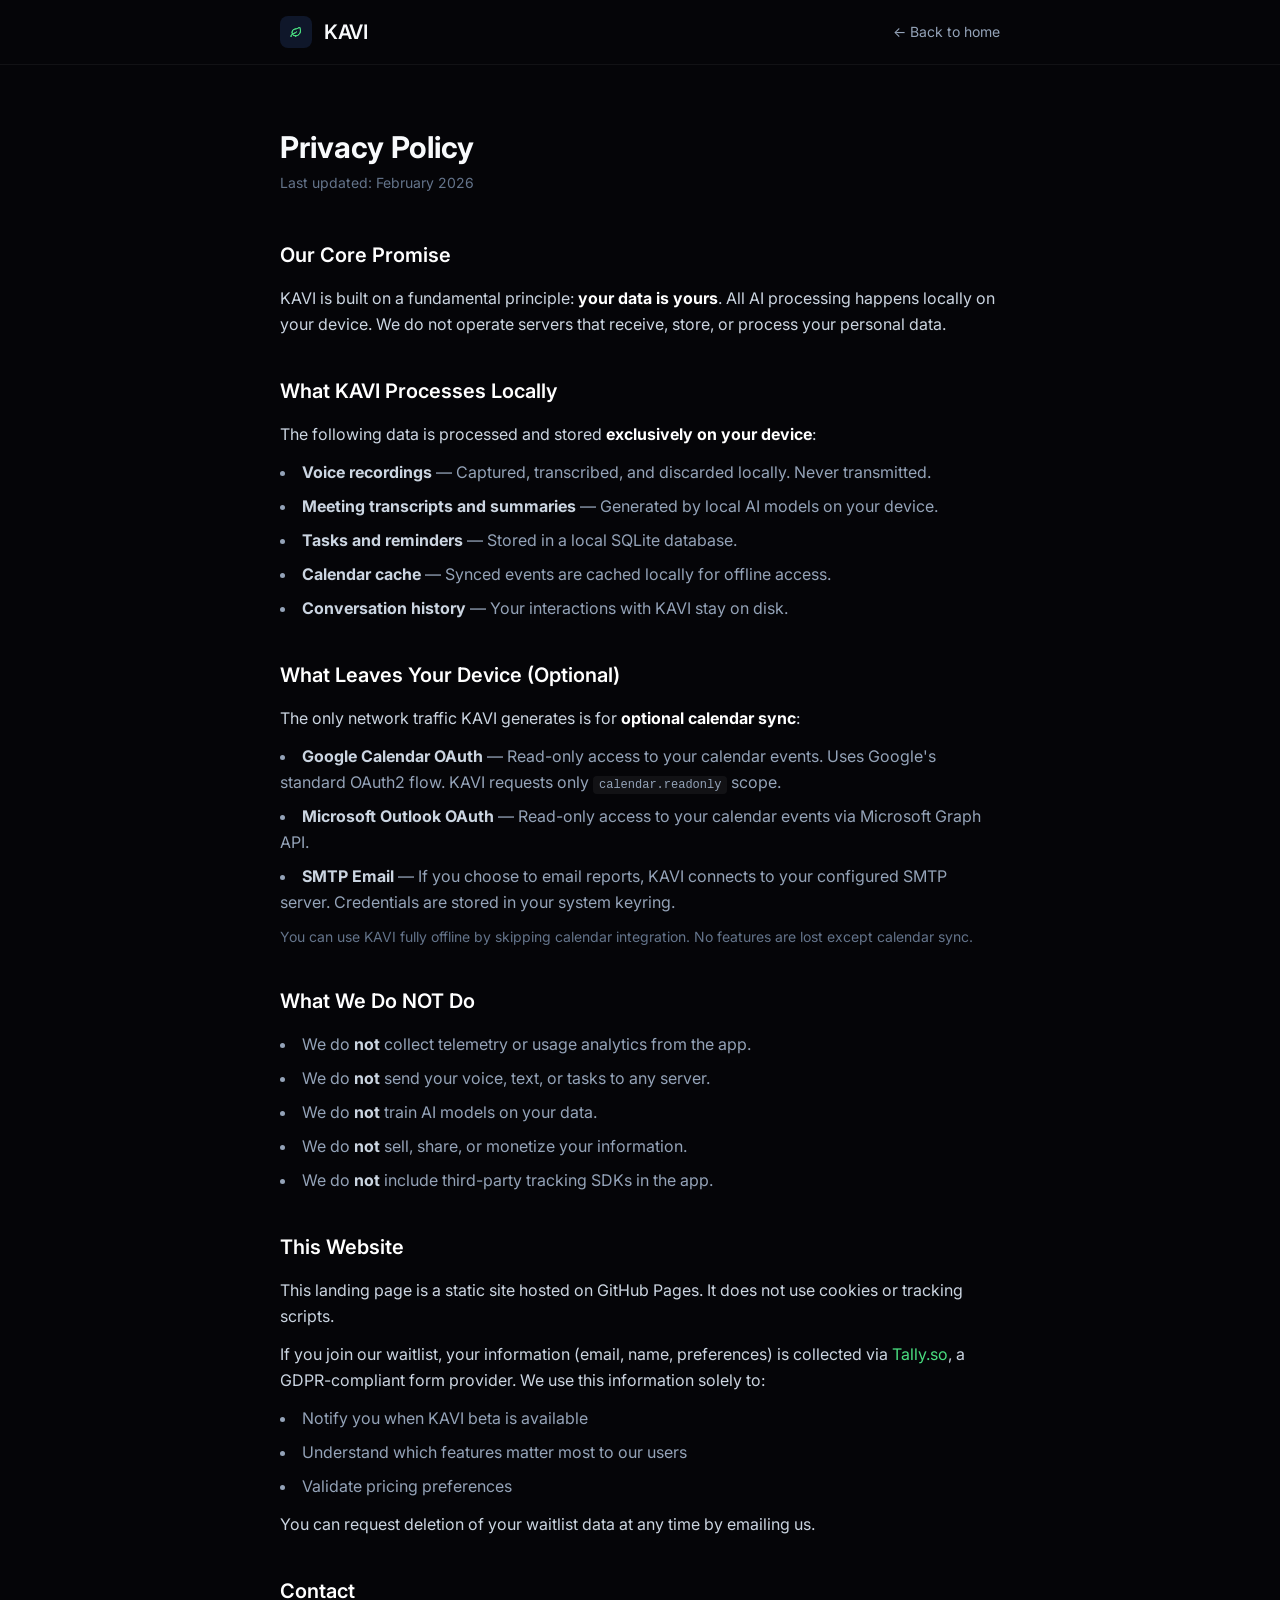
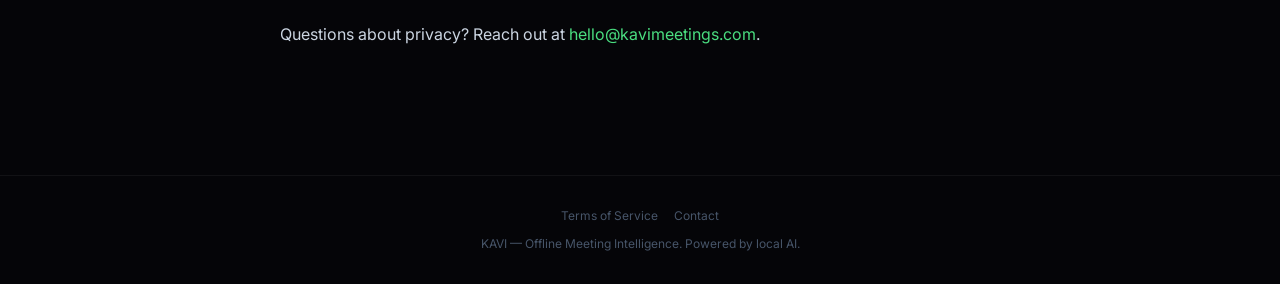
<file: privacy.html>
<!DOCTYPE html>
<html lang="en" class="scroll-smooth">
<head>
    <meta charset="UTF-8">
    <meta name="viewport" content="width=device-width, initial-scale=1.0">
    <title>Privacy Policy — KAVI Offline Meeting Recorder</title>
    <meta name="description" content="KAVI's privacy policy: all recordings, transcripts, and AI processing stay on your device. No cloud storage, no data collection, no third-party sharing.">
    <link rel="canonical" href="https://kavimeetings.com/privacy.html">
    <link rel="icon" type="image/svg+xml" href="assets/favicon.svg">
    <link rel="icon" type="image/x-icon" href="assets/favicon.ico">
    <link rel="apple-touch-icon" href="assets/apple-touch-icon.png">
    <link rel="preconnect" href="https://fonts.googleapis.com">
    <link rel="preconnect" href="https://fonts.gstatic.com" crossorigin>
    <link href="https://fonts.googleapis.com/css2?family=Inter:wght@300;400;500;600;700&display=swap" rel="stylesheet">
    <link rel="stylesheet" href="assets/tailwind.css">
</head>
<body class="bg-kavi-bg text-slate-50 font-sans antialiased">

    <!-- Navigation -->
    <nav class="border-b border-white/5">
        <div class="max-w-3xl mx-auto px-6 h-16 flex items-center justify-between">
            <a href="index.html" class="flex items-center gap-3">
                <img src="assets/kavi-logo.svg" alt="KAVI" class="w-8 h-8 rounded-lg">
                <span class="text-xl font-semibold tracking-tight">KAVI</span>
            </a>
            <a href="index.html" class="text-sm text-slate-400 hover:text-white transition-colors">&larr; Back to home</a>
        </div>
    </nav>

    <!-- Content -->
    <main class="max-w-3xl mx-auto px-6 py-16">
        <h1 class="text-3xl font-bold mb-2">Privacy Policy</h1>
        <p class="text-slate-500 text-sm mb-12">Last updated: February 2026</p>

        <div class="space-y-10 text-slate-300 leading-relaxed">

            <section>
                <h2 class="text-xl font-semibold text-white mb-4">Our Core Promise</h2>
                <p>KAVI is built on a fundamental principle: <strong class="text-white">your data is yours</strong>. All AI processing happens locally on your device. We do not operate servers that receive, store, or process your personal data.</p>
            </section>

            <section>
                <h2 class="text-xl font-semibold text-white mb-4">What KAVI Processes Locally</h2>
                <p class="mb-3">The following data is processed and stored <strong class="text-white">exclusively on your device</strong>:</p>
                <ul class="list-disc list-inside space-y-2 text-slate-400">
                    <li><strong class="text-slate-300">Voice recordings</strong> &mdash; Captured, transcribed, and discarded locally. Never transmitted.</li>
                    <li><strong class="text-slate-300">Meeting transcripts and summaries</strong> &mdash; Generated by local AI models on your device.</li>
                    <li><strong class="text-slate-300">Tasks and reminders</strong> &mdash; Stored in a local SQLite database.</li>
                    <li><strong class="text-slate-300">Calendar cache</strong> &mdash; Synced events are cached locally for offline access.</li>
                    <li><strong class="text-slate-300">Conversation history</strong> &mdash; Your interactions with KAVI stay on disk.</li>
                </ul>
            </section>

            <section>
                <h2 class="text-xl font-semibold text-white mb-4">What Leaves Your Device (Optional)</h2>
                <p class="mb-3">The only network traffic KAVI generates is for <strong class="text-white">optional calendar sync</strong>:</p>
                <ul class="list-disc list-inside space-y-2 text-slate-400">
                    <li><strong class="text-slate-300">Google Calendar OAuth</strong> &mdash; Read-only access to your calendar events. Uses Google's standard OAuth2 flow. KAVI requests only <code class="text-xs bg-white/5 px-1.5 py-0.5 rounded">calendar.readonly</code> scope.</li>
                    <li><strong class="text-slate-300">Microsoft Outlook OAuth</strong> &mdash; Read-only access to your calendar events via Microsoft Graph API.</li>
                    <li><strong class="text-slate-300">SMTP Email</strong> &mdash; If you choose to email reports, KAVI connects to your configured SMTP server. Credentials are stored in your system keyring.</li>
                </ul>
                <p class="mt-3 text-sm text-slate-500">You can use KAVI fully offline by skipping calendar integration. No features are lost except calendar sync.</p>
            </section>

            <section>
                <h2 class="text-xl font-semibold text-white mb-4">What We Do NOT Do</h2>
                <ul class="list-disc list-inside space-y-2 text-slate-400">
                    <li>We do <strong class="text-slate-300">not</strong> collect telemetry or usage analytics from the app.</li>
                    <li>We do <strong class="text-slate-300">not</strong> send your voice, text, or tasks to any server.</li>
                    <li>We do <strong class="text-slate-300">not</strong> train AI models on your data.</li>
                    <li>We do <strong class="text-slate-300">not</strong> sell, share, or monetize your information.</li>
                    <li>We do <strong class="text-slate-300">not</strong> include third-party tracking SDKs in the app.</li>
                </ul>
            </section>

            <section>
                <h2 class="text-xl font-semibold text-white mb-4">This Website</h2>
                <p class="mb-3">This landing page is a static site hosted on GitHub Pages. It does not use cookies or tracking scripts.</p>
                <p>If you join our waitlist, your information (email, name, preferences) is collected via <a href="https://tally.so/help/privacy-policy" class="text-sage-400 hover:underline">Tally.so</a>, a GDPR-compliant form provider. We use this information solely to:</p>
                <ul class="list-disc list-inside space-y-2 text-slate-400 mt-3">
                    <li>Notify you when KAVI beta is available</li>
                    <li>Understand which features matter most to our users</li>
                    <li>Validate pricing preferences</li>
                </ul>
                <p class="mt-3">You can request deletion of your waitlist data at any time by emailing us.</p>
            </section>

            <section>
                <h2 class="text-xl font-semibold text-white mb-4">Contact</h2>
                <p>Questions about privacy? Reach out at <a href="mailto:hello@kavimeetings.com" class="text-sage-400 hover:underline">hello@kavimeetings.com</a>.</p>
            </section>

        </div>
    </main>

    <!-- Footer -->
    <footer class="border-t border-white/5 py-8 mt-16">
        <div class="max-w-3xl mx-auto px-6 flex flex-col items-center gap-3 text-xs text-slate-600">
            <div class="flex items-center gap-4">
                <a href="terms.html" class="hover:text-slate-400 transition-colors">Terms of Service</a>
                <a href="mailto:hello@kavimeetings.com" class="hover:text-slate-400 transition-colors">Contact</a>
            </div>
            <span>KAVI &mdash; Offline Meeting Intelligence. Powered by local AI.</span>
        </div>
    </footer>

<!-- Cloudflare Web Analytics --><script defer src='https://static.cloudflareinsights.com/beacon.min.js' data-cf-beacon='{"token": "64ef29a4621a4dfcaefad4a2cda24959"}'></script><!-- End Cloudflare Web Analytics -->
</body>
</html>
</file>
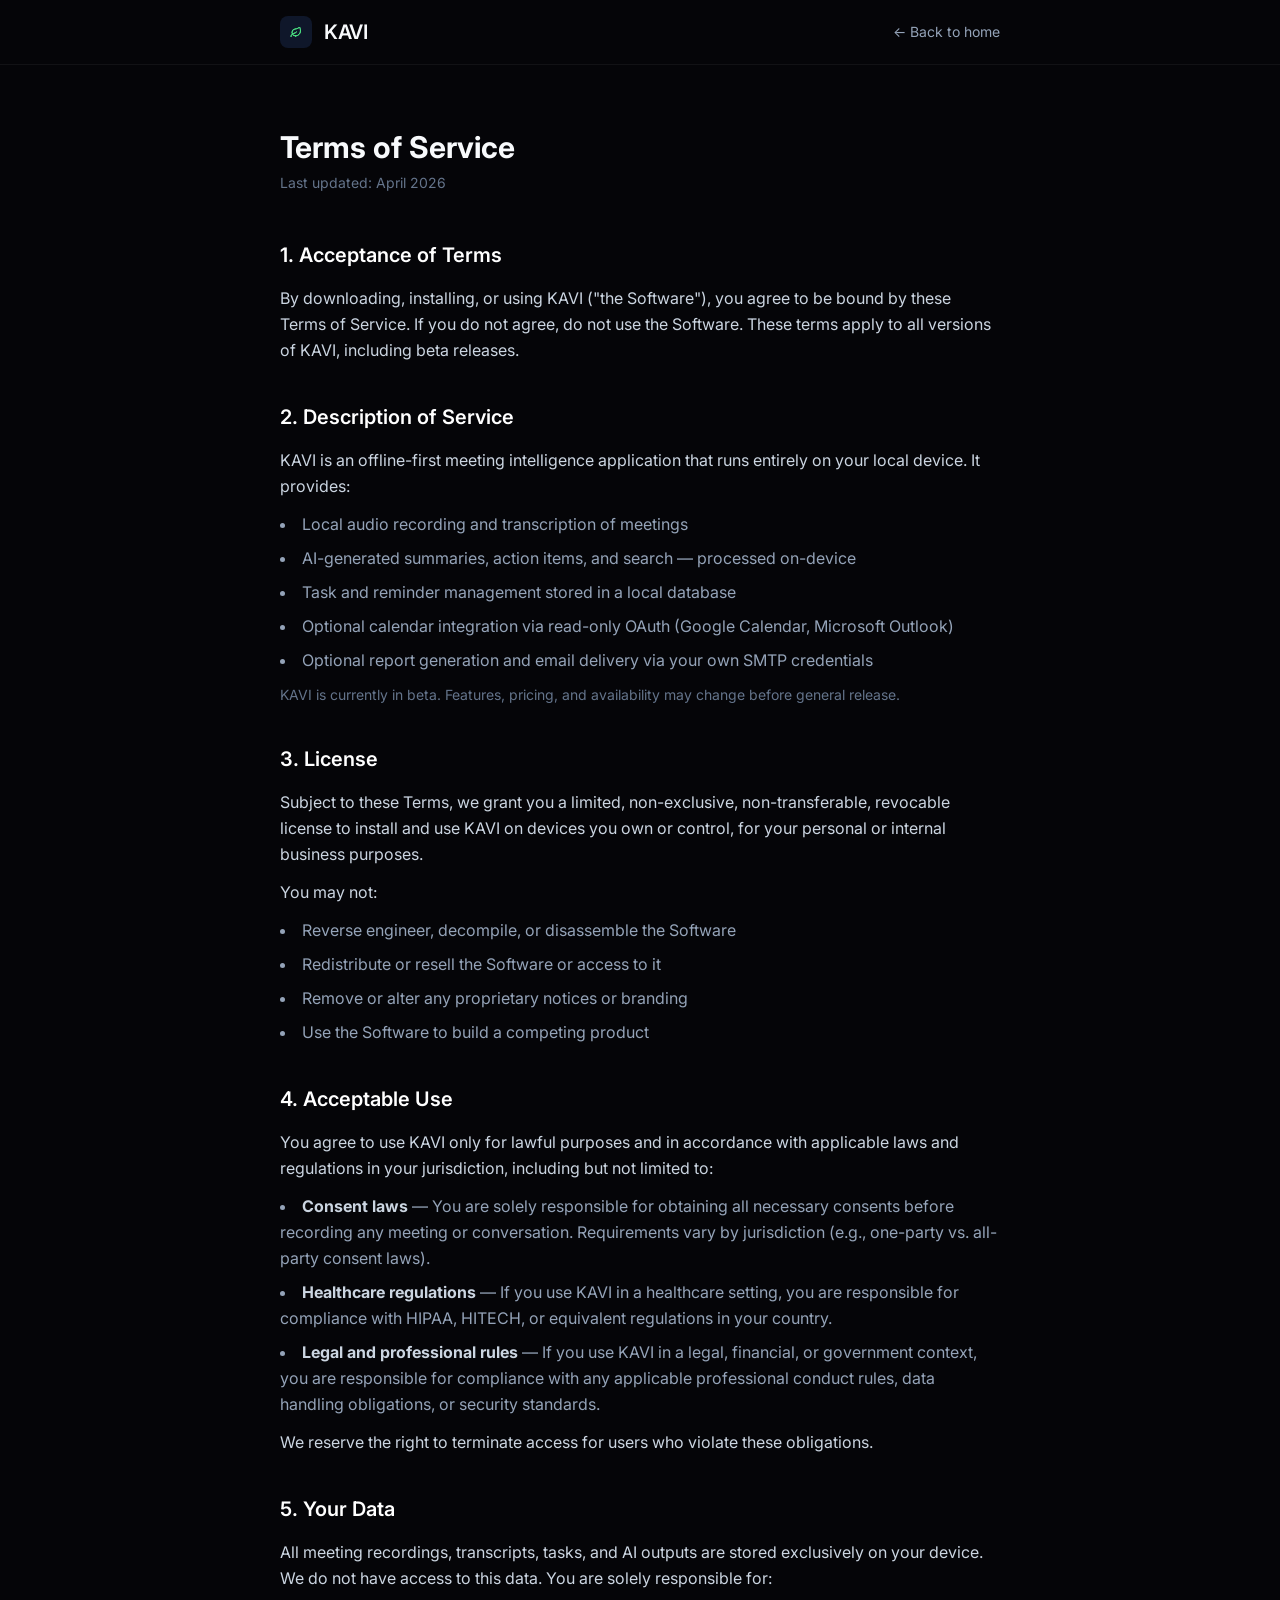
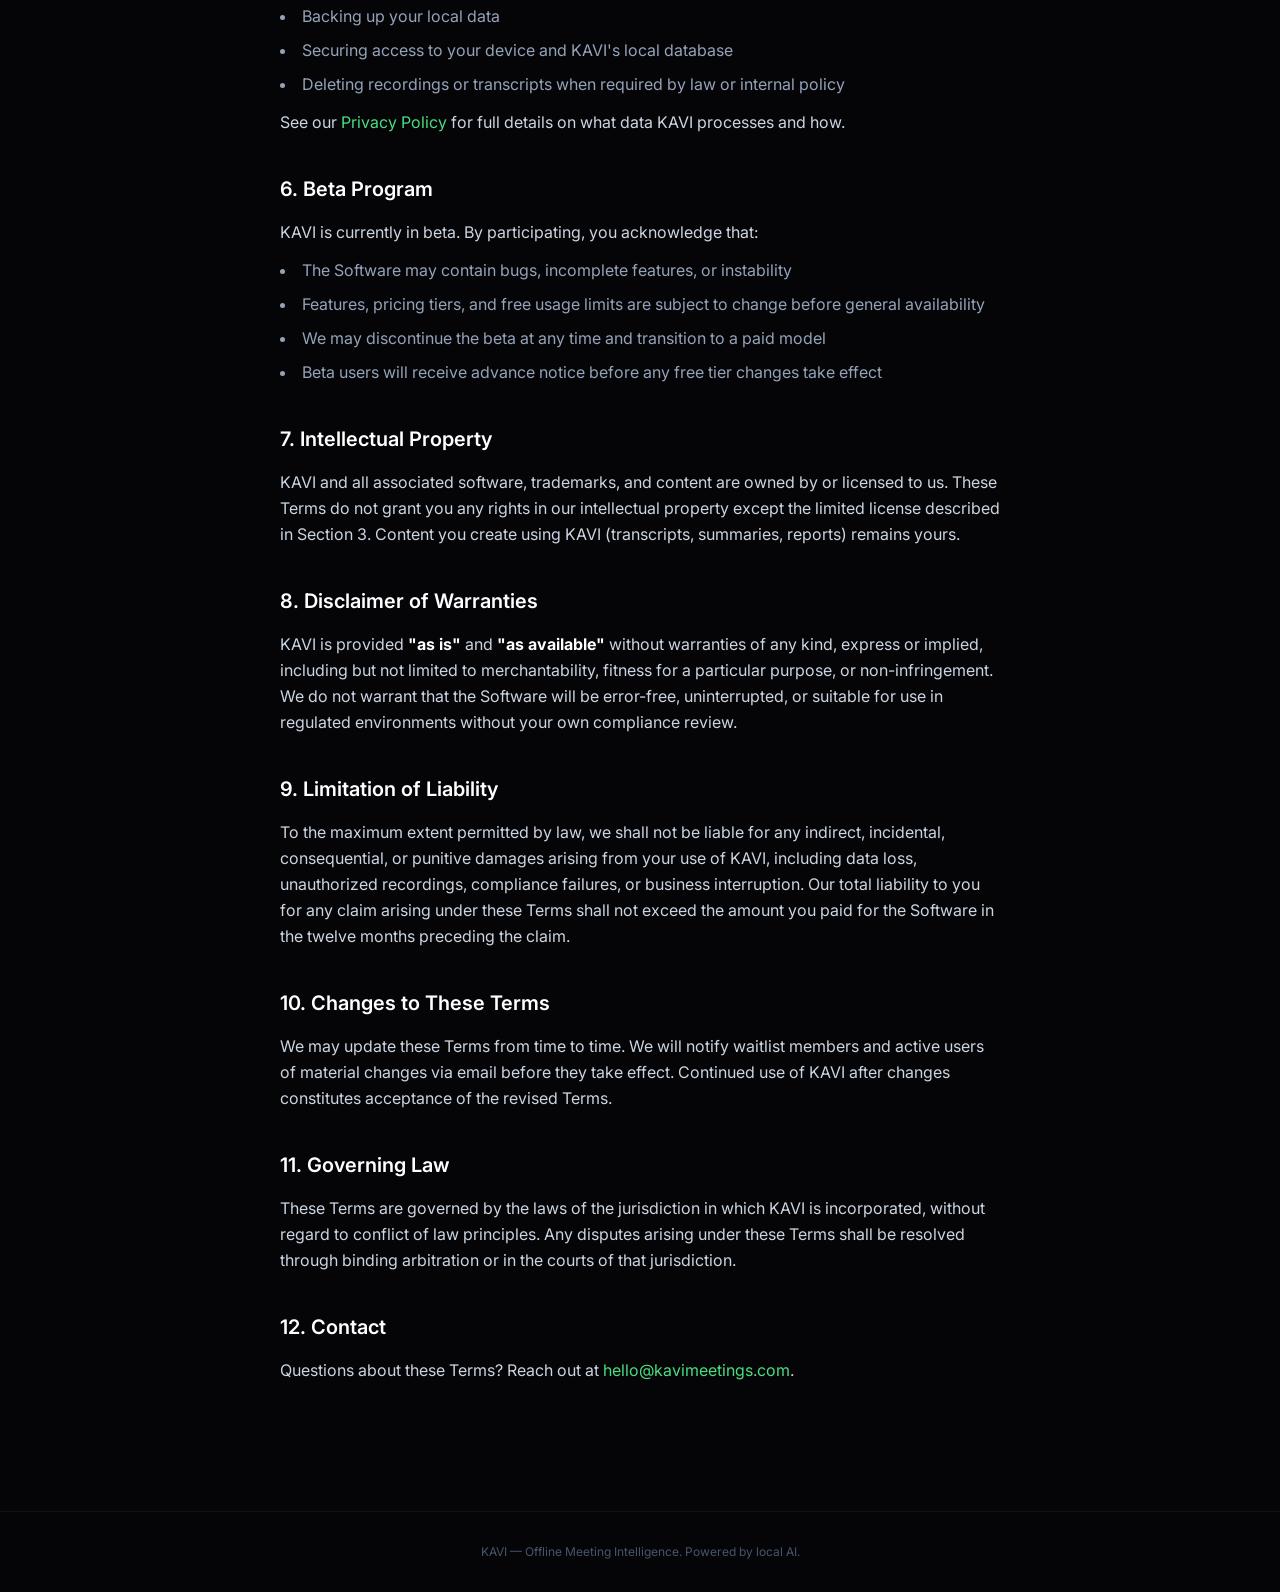
<file: terms.html>
<!DOCTYPE html>
<html lang="en" class="scroll-smooth">
<head>
    <meta charset="UTF-8">
    <meta name="viewport" content="width=device-width, initial-scale=1.0">
    <title>Terms of Service — KAVI Offline Meeting Recorder</title>
    <meta name="description" content="Terms of service for KAVI, the offline meeting recorder with local AI transcription for Windows, macOS, and Linux.">
    <link rel="canonical" href="https://kavimeetings.com/terms.html">
    <link rel="icon" type="image/svg+xml" href="assets/favicon.svg">
    <link rel="icon" type="image/x-icon" href="assets/favicon.ico">
    <link rel="apple-touch-icon" href="assets/apple-touch-icon.png">
    <link rel="preconnect" href="https://fonts.googleapis.com">
    <link rel="preconnect" href="https://fonts.gstatic.com" crossorigin>
    <link href="https://fonts.googleapis.com/css2?family=Inter:wght@300;400;500;600;700&display=swap" rel="stylesheet">
    <link rel="stylesheet" href="assets/tailwind.css">
</head>
<body class="bg-kavi-bg text-slate-50 font-sans antialiased">

    <!-- Navigation -->
    <nav class="border-b border-white/5">
        <div class="max-w-3xl mx-auto px-6 h-16 flex items-center justify-between">
            <a href="index.html" class="flex items-center gap-3">
                <img src="assets/kavi-logo.svg" alt="KAVI" class="w-8 h-8 rounded-lg">
                <span class="text-xl font-semibold tracking-tight">KAVI</span>
            </a>
            <a href="index.html" class="text-sm text-slate-400 hover:text-white transition-colors">&larr; Back to home</a>
        </div>
    </nav>

    <!-- Content -->
    <main class="max-w-3xl mx-auto px-6 py-16">
        <h1 class="text-3xl font-bold mb-2">Terms of Service</h1>
        <p class="text-slate-500 text-sm mb-12">Last updated: April 2026</p>

        <div class="space-y-10 text-slate-300 leading-relaxed">

            <section>
                <h2 class="text-xl font-semibold text-white mb-4">1. Acceptance of Terms</h2>
                <p>By downloading, installing, or using KAVI ("the Software"), you agree to be bound by these Terms of Service. If you do not agree, do not use the Software. These terms apply to all versions of KAVI, including beta releases.</p>
            </section>

            <section>
                <h2 class="text-xl font-semibold text-white mb-4">2. Description of Service</h2>
                <p class="mb-3">KAVI is an offline-first meeting intelligence application that runs entirely on your local device. It provides:</p>
                <ul class="list-disc list-inside space-y-2 text-slate-400">
                    <li>Local audio recording and transcription of meetings</li>
                    <li>AI-generated summaries, action items, and search — processed on-device</li>
                    <li>Task and reminder management stored in a local database</li>
                    <li>Optional calendar integration via read-only OAuth (Google Calendar, Microsoft Outlook)</li>
                    <li>Optional report generation and email delivery via your own SMTP credentials</li>
                </ul>
                <p class="mt-3 text-sm text-slate-500">KAVI is currently in beta. Features, pricing, and availability may change before general release.</p>
            </section>

            <section>
                <h2 class="text-xl font-semibold text-white mb-4">3. License</h2>
                <p class="mb-3">Subject to these Terms, we grant you a limited, non-exclusive, non-transferable, revocable license to install and use KAVI on devices you own or control, for your personal or internal business purposes.</p>
                <p>You may not:</p>
                <ul class="list-disc list-inside space-y-2 text-slate-400 mt-3">
                    <li>Reverse engineer, decompile, or disassemble the Software</li>
                    <li>Redistribute or resell the Software or access to it</li>
                    <li>Remove or alter any proprietary notices or branding</li>
                    <li>Use the Software to build a competing product</li>
                </ul>
            </section>

            <section>
                <h2 class="text-xl font-semibold text-white mb-4">4. Acceptable Use</h2>
                <p class="mb-3">You agree to use KAVI only for lawful purposes and in accordance with applicable laws and regulations in your jurisdiction, including but not limited to:</p>
                <ul class="list-disc list-inside space-y-2 text-slate-400">
                    <li><strong class="text-slate-300">Consent laws</strong> &mdash; You are solely responsible for obtaining all necessary consents before recording any meeting or conversation. Requirements vary by jurisdiction (e.g., one-party vs. all-party consent laws).</li>
                    <li><strong class="text-slate-300">Healthcare regulations</strong> &mdash; If you use KAVI in a healthcare setting, you are responsible for compliance with HIPAA, HITECH, or equivalent regulations in your country.</li>
                    <li><strong class="text-slate-300">Legal and professional rules</strong> &mdash; If you use KAVI in a legal, financial, or government context, you are responsible for compliance with any applicable professional conduct rules, data handling obligations, or security standards.</li>
                </ul>
                <p class="mt-3">We reserve the right to terminate access for users who violate these obligations.</p>
            </section>

            <section>
                <h2 class="text-xl font-semibold text-white mb-4">5. Your Data</h2>
                <p class="mb-3">All meeting recordings, transcripts, tasks, and AI outputs are stored exclusively on your device. We do not have access to this data. You are solely responsible for:</p>
                <ul class="list-disc list-inside space-y-2 text-slate-400">
                    <li>Backing up your local data</li>
                    <li>Securing access to your device and KAVI's local database</li>
                    <li>Deleting recordings or transcripts when required by law or internal policy</li>
                </ul>
                <p class="mt-3">See our <a href="privacy.html" class="text-sage-400 hover:underline">Privacy Policy</a> for full details on what data KAVI processes and how.</p>
            </section>

            <section>
                <h2 class="text-xl font-semibold text-white mb-4">6. Beta Program</h2>
                <p class="mb-3">KAVI is currently in beta. By participating, you acknowledge that:</p>
                <ul class="list-disc list-inside space-y-2 text-slate-400">
                    <li>The Software may contain bugs, incomplete features, or instability</li>
                    <li>Features, pricing tiers, and free usage limits are subject to change before general availability</li>
                    <li>We may discontinue the beta at any time and transition to a paid model</li>
                    <li>Beta users will receive advance notice before any free tier changes take effect</li>
                </ul>
            </section>

            <section>
                <h2 class="text-xl font-semibold text-white mb-4">7. Intellectual Property</h2>
                <p>KAVI and all associated software, trademarks, and content are owned by or licensed to us. These Terms do not grant you any rights in our intellectual property except the limited license described in Section 3. Content you create using KAVI (transcripts, summaries, reports) remains yours.</p>
            </section>

            <section>
                <h2 class="text-xl font-semibold text-white mb-4">8. Disclaimer of Warranties</h2>
                <p>KAVI is provided <strong class="text-white">"as is"</strong> and <strong class="text-white">"as available"</strong> without warranties of any kind, express or implied, including but not limited to merchantability, fitness for a particular purpose, or non-infringement. We do not warrant that the Software will be error-free, uninterrupted, or suitable for use in regulated environments without your own compliance review.</p>
            </section>

            <section>
                <h2 class="text-xl font-semibold text-white mb-4">9. Limitation of Liability</h2>
                <p>To the maximum extent permitted by law, we shall not be liable for any indirect, incidental, consequential, or punitive damages arising from your use of KAVI, including data loss, unauthorized recordings, compliance failures, or business interruption. Our total liability to you for any claim arising under these Terms shall not exceed the amount you paid for the Software in the twelve months preceding the claim.</p>
            </section>

            <section>
                <h2 class="text-xl font-semibold text-white mb-4">10. Changes to These Terms</h2>
                <p>We may update these Terms from time to time. We will notify waitlist members and active users of material changes via email before they take effect. Continued use of KAVI after changes constitutes acceptance of the revised Terms.</p>
            </section>

            <section>
                <h2 class="text-xl font-semibold text-white mb-4">11. Governing Law</h2>
                <p>These Terms are governed by the laws of the jurisdiction in which KAVI is incorporated, without regard to conflict of law principles. Any disputes arising under these Terms shall be resolved through binding arbitration or in the courts of that jurisdiction.</p>
            </section>

            <section>
                <h2 class="text-xl font-semibold text-white mb-4">12. Contact</h2>
                <p>Questions about these Terms? Reach out at <a href="mailto:hello@kavimeetings.com" class="text-sage-400 hover:underline">hello@kavimeetings.com</a>.</p>
            </section>

        </div>
    </main>

    <!-- Footer -->
    <footer class="border-t border-white/5 py-8 mt-16">
        <div class="max-w-3xl mx-auto px-6 text-center text-xs text-slate-600">
            KAVI &mdash; Offline Meeting Intelligence. Powered by local AI.
        </div>
    </footer>

<!-- Cloudflare Web Analytics --><script defer src='https://static.cloudflareinsights.com/beacon.min.js' data-cf-beacon='{"token": "64ef29a4621a4dfcaefad4a2cda24959"}'></script><!-- End Cloudflare Web Analytics -->
</body>
</html>
</file>
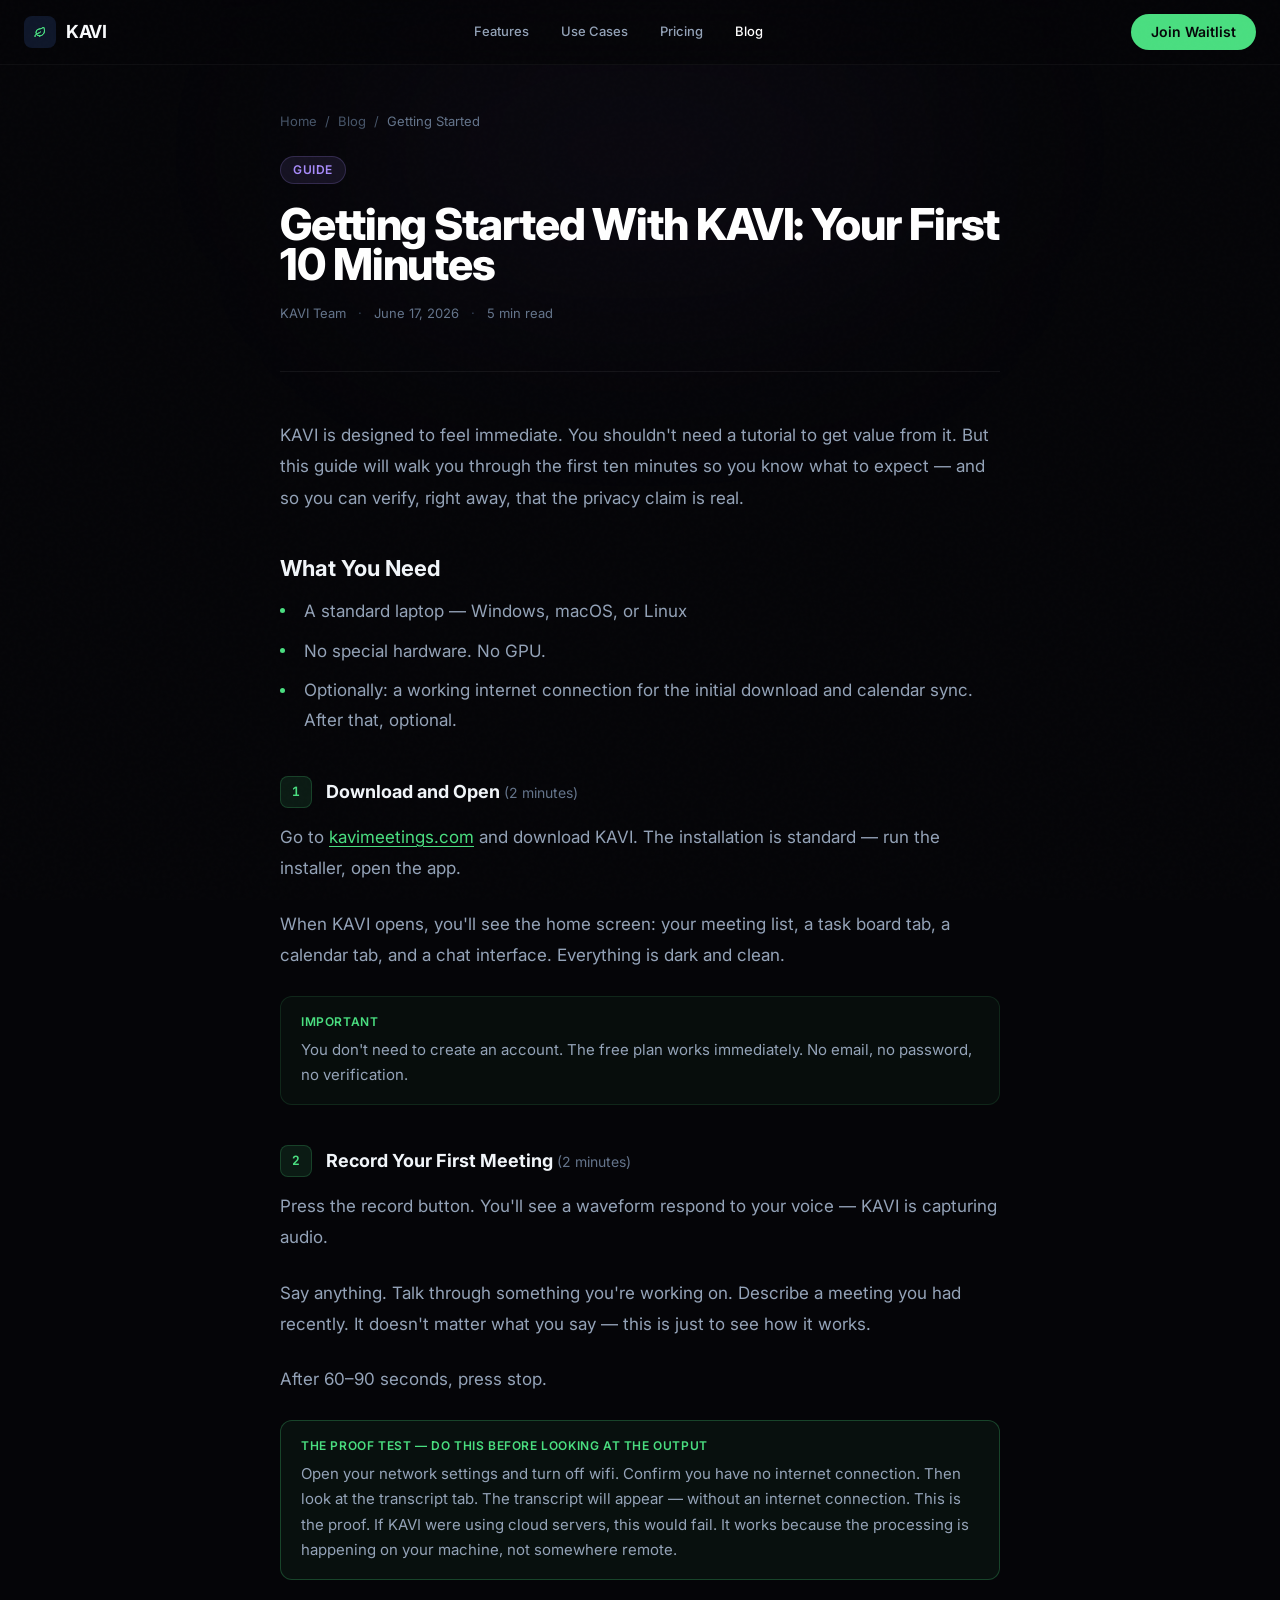
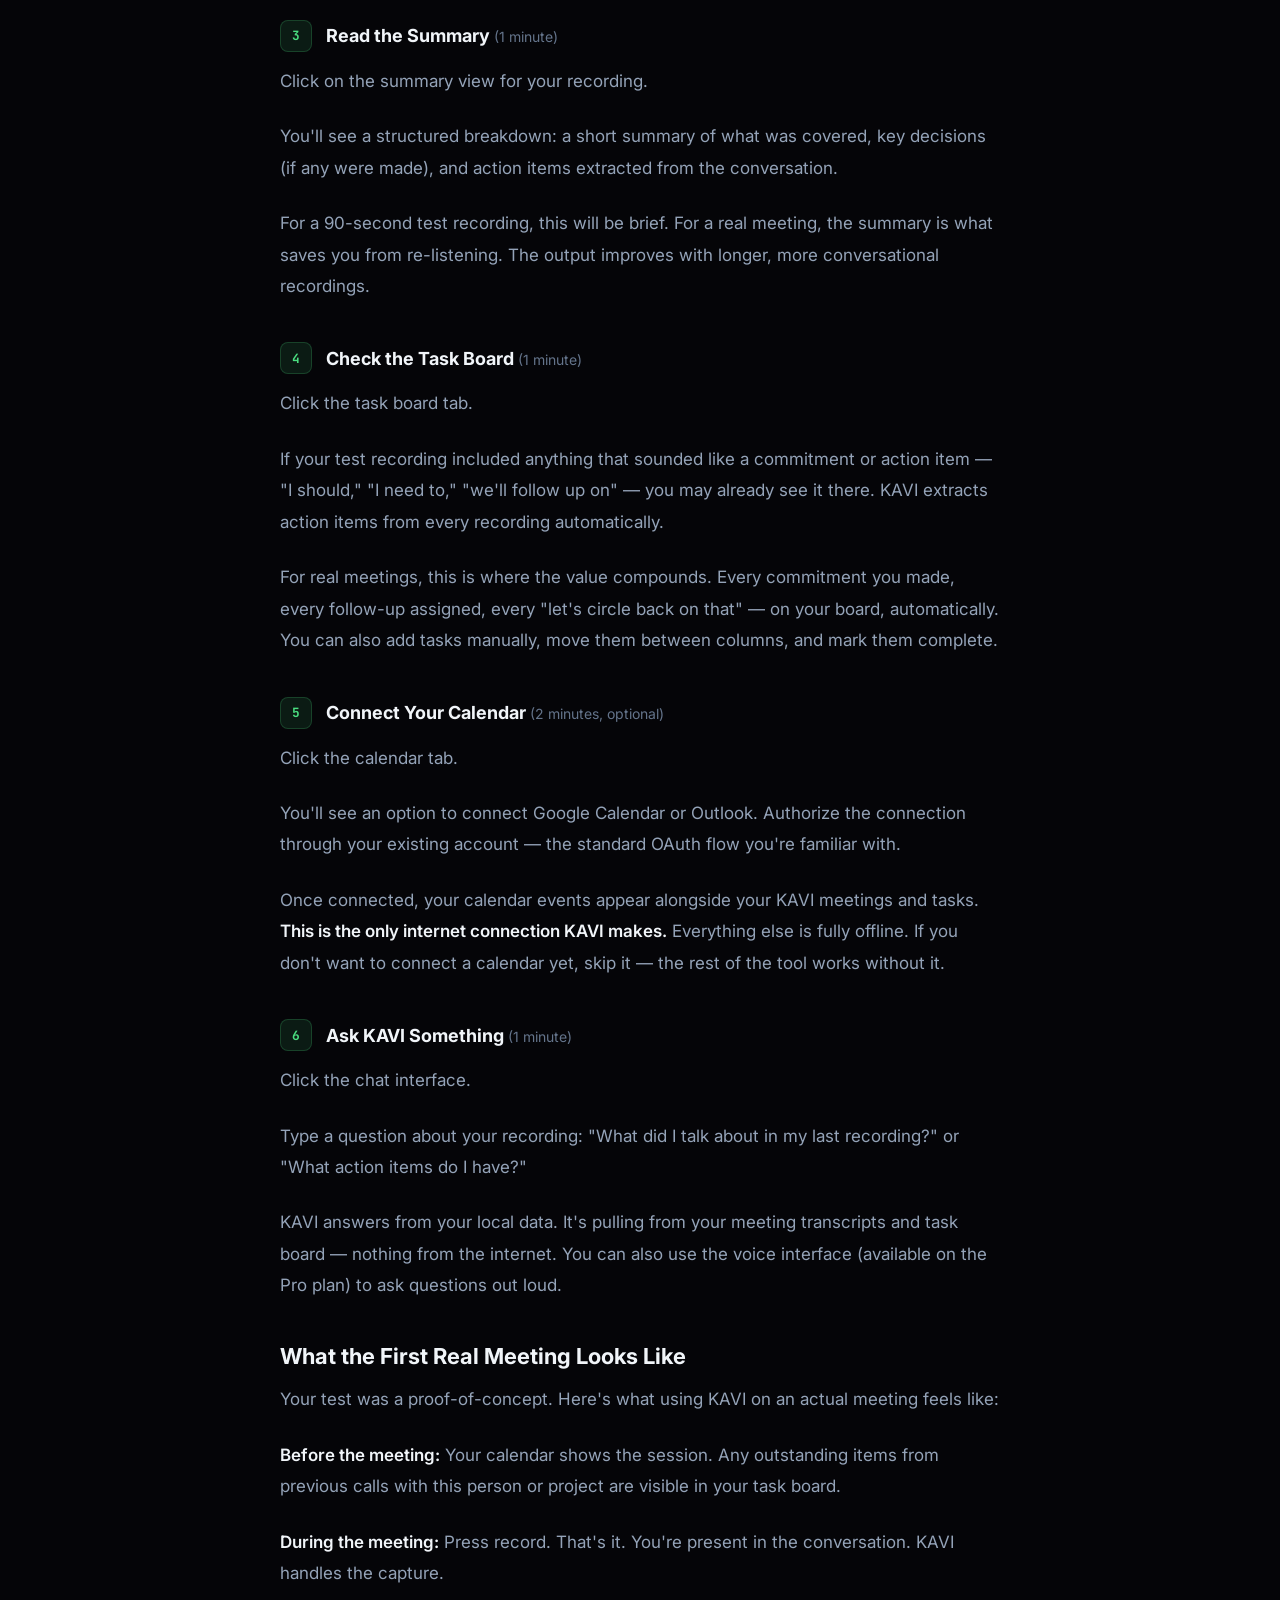
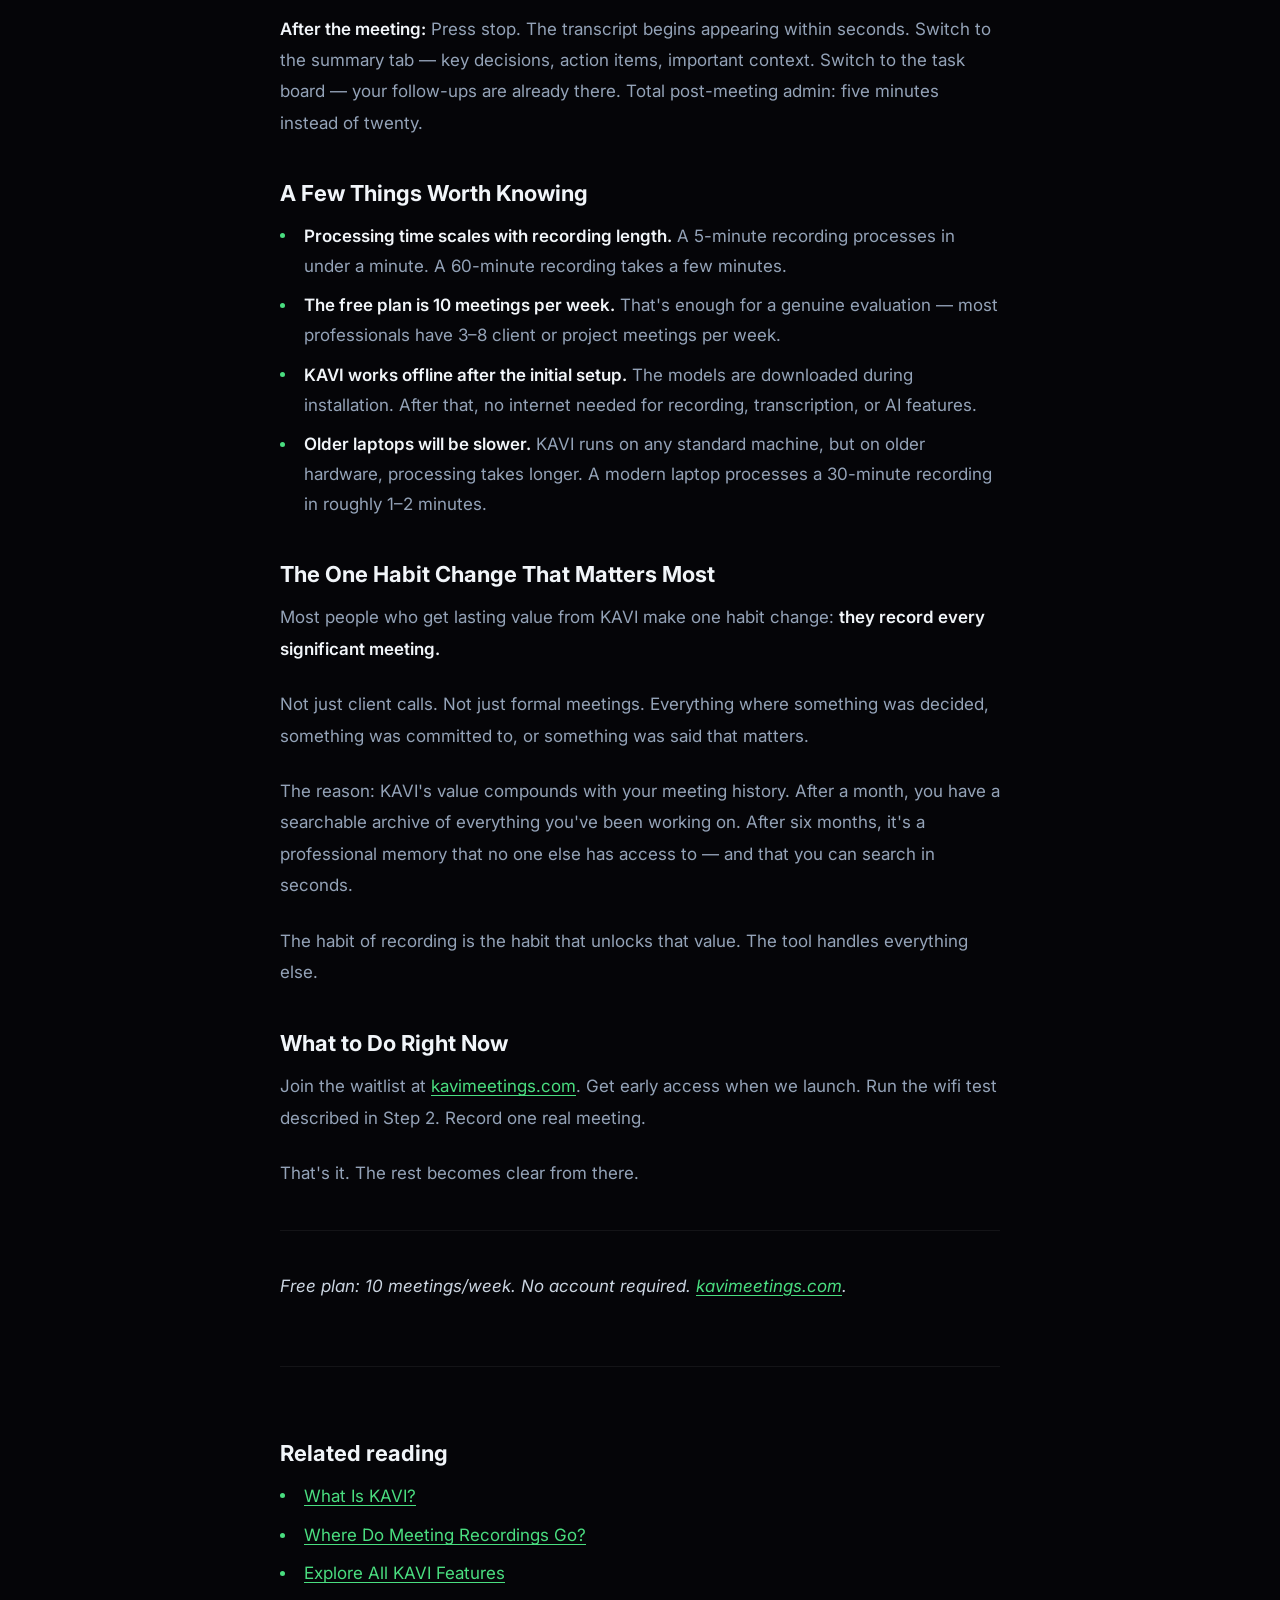
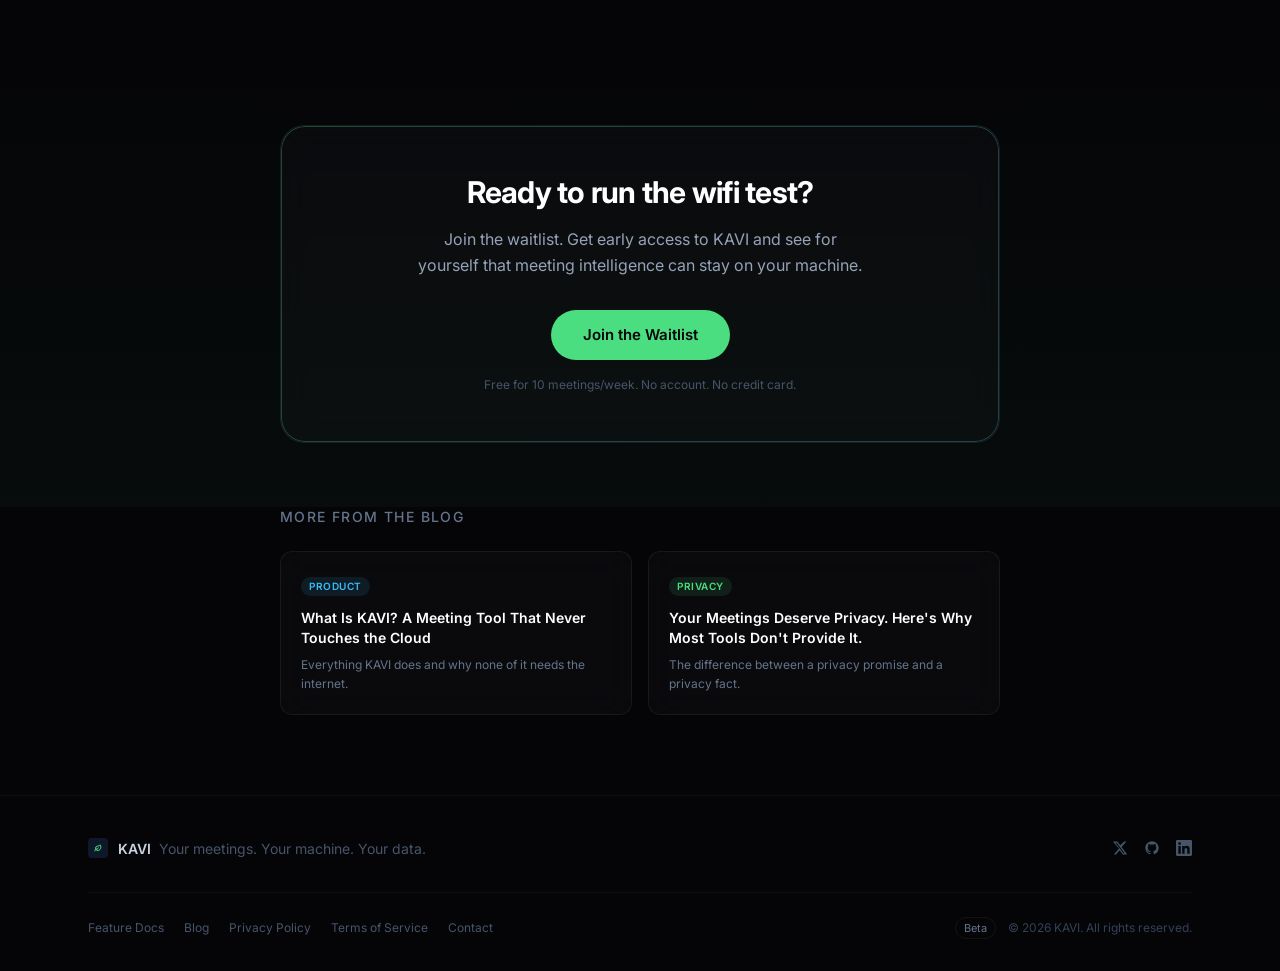
<file: blog/getting-started-with-kavi.html>
<!DOCTYPE html>
<html lang="en" class="scroll-smooth">
<head>
    <meta charset="UTF-8">
    <meta name="viewport" content="width=device-width, initial-scale=1.0">
    <title>Getting Started With KAVI: Your First 10 Minutes | KAVI Blog</title>
    <meta name="description" content="Download KAVI, record your first meeting, and understand what you're getting. A plain-language guide to the first 10 minutes with the private offline meeting recorder.">
    <meta name="keywords" content="getting started kavi, how to use kavi, kavi download, kavi first meeting, offline meeting recorder setup, local meeting transcription guide">
    <link rel="canonical" href="https://kavimeetings.com/blog/getting-started-with-kavi.html">

    <meta property="og:title" content="Getting Started With KAVI: Your First 10 Minutes">
    <meta property="og:description" content="Download, record your first meeting, and verify the privacy claim is real — a step-by-step guide to KAVI.">
    <meta property="og:type" content="article">
    <meta property="og:url" content="https://kavimeetings.com/blog/getting-started-with-kavi.html">
    <meta property="og:image" content="https://kavimeetings.com/assets/og-image.png">
    <meta property="og:site_name" content="KAVI">
    <meta property="article:published_time" content="2026-06-17">

    <meta name="twitter:card" content="summary_large_image">
    <meta name="twitter:title" content="Getting Started With KAVI: Your First 10 Minutes">
    <meta name="twitter:description" content="Download, record your first meeting, and verify the privacy claim is real.">
    <meta name="twitter:image" content="https://kavimeetings.com/assets/og-image.png">

    <link rel="icon" type="image/svg+xml" href="../assets/favicon.svg">
    <link rel="icon" type="image/x-icon" href="../assets/favicon.ico">
    <link rel="apple-touch-icon" href="../assets/apple-touch-icon.png">
    <link rel="preconnect" href="https://fonts.googleapis.com">
    <link rel="preconnect" href="https://fonts.gstatic.com" crossorigin>
    <link href="https://fonts.googleapis.com/css2?family=Inter:wght@300;400;500;600;700;800&family=JetBrains+Mono:wght@400;500&display=swap" rel="stylesheet">
    <link rel="stylesheet" href="../assets/tailwind.css">
    <style>
        .fade-in { opacity: 0; transform: translateY(24px); transition: all 0.7s cubic-bezier(0.16, 1, 0.3, 1); }
        .fade-in.visible { opacity: 1; transform: translateY(0); }
        .glass { background: rgba(255,255,255,0.025); backdrop-filter: blur(16px); border: 1px solid rgba(255,255,255,0.06); }
        .glass:hover { background: rgba(255,255,255,0.045); border-color: rgba(255,255,255,0.1); }
        .gradient-text { background: linear-gradient(135deg, #4ade80, #38BDF8); -webkit-background-clip: text; -webkit-text-fill-color: transparent; background-clip: text; }
        .gradient-border { position: relative; }
        .gradient-border::before { content: ''; position: absolute; inset: 0; border-radius: inherit; padding: 1px; background: linear-gradient(135deg, rgba(74,222,128,0.3), rgba(56,189,248,0.3)); -webkit-mask: linear-gradient(#fff 0 0) content-box, linear-gradient(#fff 0 0); -webkit-mask-composite: xor; mask-composite: exclude; pointer-events: none; }
        .mobile-menu { max-height: 0; overflow: hidden; transition: max-height 0.35s cubic-bezier(0.4,0,0.2,1); }
        .mobile-menu.open { max-height: 320px; }
        body::before { content: ''; position: fixed; inset: 0; opacity: 0.015; background-image: url("data:image/svg+xml,%3Csvg viewBox='0 0 256 256' xmlns='http://www.w3.org/2000/svg'%3E%3Cfilter id='n'%3E%3CfeTurbulence type='fractalNoise' baseFrequency='0.9' numOctaves='4' stitchTiles='stitch'/%3E%3C/filter%3E%3Crect width='100%25' height='100%25' filter='url(%23n)'/%3E%3C/svg%3E"); pointer-events: none; z-index: 9999; }
        ::-webkit-scrollbar { width: 5px; }
        ::-webkit-scrollbar-track { background: #050508; }
        ::-webkit-scrollbar-thumb { background: #1e293b; border-radius: 3px; }
        .prose p { color: #94a3b8; line-height: 1.85; margin-bottom: 1.5rem; font-size: 1.0625rem; }
        .prose h2 { color: #f1f5f9; font-size: 1.375rem; font-weight: 700; margin-top: 2.5rem; margin-bottom: 0.875rem; line-height: 1.3; }
        .prose strong { color: #f1f5f9; font-weight: 600; }
        .prose ul { margin-bottom: 1.5rem; padding-left: 0; list-style: none; }
        .prose ul li { color: #94a3b8; padding-left: 1.5rem; position: relative; margin-bottom: 0.625rem; line-height: 1.75; font-size: 1.0625rem; }
        .prose ul li::before { content: ''; position: absolute; left: 0; top: 0.68em; width: 5px; height: 5px; border-radius: 50%; background: #4ade80; }
        .prose hr { border: none; border-top: 1px solid rgba(255,255,255,0.06); margin: 2.5rem 0; }
        .prose em { color: #cbd5e1; font-style: italic; }
        .prose a { color: #4ade80; text-decoration: underline; text-underline-offset: 3px; }
        .prose a:hover { color: #22c55e; }
        .step-header { display: flex; align-items: center; gap: 0.875rem; margin-bottom: 0.875rem; margin-top: 2.5rem; }
        .step-num { width: 2rem; height: 2rem; border-radius: 0.5rem; background: rgba(74,222,128,0.1); border: 1px solid rgba(74,222,128,0.2); display: flex; align-items: center; justify-content: center; font-size: 0.8rem; font-weight: 700; color: #4ade80; flex-shrink: 0; font-family: 'JetBrains Mono', monospace; }
        .step-title { color: #f1f5f9; font-size: 1.125rem; font-weight: 700; }
        .tip-box { background: rgba(74,222,128,0.04); border: 1px solid rgba(74,222,128,0.12); border-radius: 0.75rem; padding: 1rem 1.25rem; margin-bottom: 1.5rem; }
        .tip-label { font-size: 0.75rem; font-weight: 600; color: #4ade80; text-transform: uppercase; letter-spacing: 0.05em; margin-bottom: 0.375rem; }
        .tip-text { color: #94a3b8; font-size: 0.9375rem; line-height: 1.7; }
    </style>
    <script type="application/ld+json">
    {
      "@context": "https://schema.org",
      "@type": "Article",
      "headline": "Getting Started With KAVI: Your First 10 Minutes",
      "description": "Download KAVI, record your first meeting, and understand what you're getting. A plain-language guide to the first 10 minutes with the private offline meeting recorder.",
      "datePublished": "2026-06-17",
      "dateModified": "2026-06-17",
      "author": { "@type": "Organization", "name": "KAVI", "url": "https://kavimeetings.com" },
      "publisher": { "@type": "Organization", "name": "KAVI", "url": "https://kavimeetings.com", "logo": { "@type": "ImageObject", "url": "https://kavimeetings.com/assets/kavi-logo.svg" } },
      "image": "https://kavimeetings.com/assets/og-image.png",
      "url": "https://kavimeetings.com/blog/getting-started-with-kavi.html",
      "mainEntityOfPage": { "@type": "WebPage", "@id": "https://kavimeetings.com/blog/getting-started-with-kavi.html" }
    }
    </script>
    <script type="application/ld+json">
    {
      "@context": "https://schema.org",
      "@type": "BreadcrumbList",
      "itemListElement": [
        {
          "@type": "ListItem",
          "position": 1,
          "name": "Home",
          "item": "https://kavimeetings.com/"
        },
        {
          "@type": "ListItem",
          "position": 2,
          "name": "Blog",
          "item": "https://kavimeetings.com/blog/"
        },
        {
          "@type": "ListItem",
          "position": 3,
          "name": "Getting Started With KAVI: Your First 10 Minutes",
          "item": "https://kavimeetings.com/blog/getting-started-with-kavi.html"
        }
      ]
    }
    </script>
</head>

<body class="bg-kavi-bg text-slate-50 font-sans antialiased overflow-x-hidden">

    <nav class="fixed top-0 left-0 right-0 z-50 backdrop-blur-xl bg-kavi-bg/70 border-b border-white/[0.04]" id="navbar">
        <div class="max-w-7xl mx-auto px-6 h-16 flex items-center justify-between">
            <a href="../" class="flex items-center gap-2.5 group" aria-label="KAVI Home">
                <div class="w-8 h-8 rounded-lg overflow-hidden group-hover:scale-110 transition-transform duration-300"><img src="../assets/kavi-logo.svg" alt="KAVI logo" class="w-full h-full"></div>
                <span class="text-lg font-bold tracking-tight">KAVI</span>
            </a>
            <div class="hidden md:flex items-center gap-8 text-[13px] text-slate-400 font-medium">
                <a href="../#features" class="hover:text-white transition-colors duration-200">Features</a>
                <a href="../#use-cases" class="hover:text-white transition-colors duration-200">Use Cases</a>
                <a href="../#pricing" class="hover:text-white transition-colors duration-200">Pricing</a>
                <a href="index.html" class="text-white transition-colors duration-200">Blog</a>
            </div>
            <div class="flex items-center gap-3">
                <a href="../#waitlist" class="bg-sage-400 text-kavi-bg font-semibold text-sm px-5 py-2 rounded-full hover:bg-sage-500 transition-all duration-200 hover:scale-105 hidden sm:block">Join Waitlist</a>
                <button class="md:hidden p-2 text-slate-400 hover:text-white" onclick="document.getElementById('mobile-nav').classList.toggle('open')" aria-label="Menu">
                    <svg class="w-5 h-5" fill="none" stroke="currentColor" viewBox="0 0 24 24"><path stroke-linecap="round" stroke-linejoin="round" stroke-width="2" d="M4 6h16M4 12h16M4 18h16"/></svg>
                </button>
            </div>
        </div>
        <div id="mobile-nav" class="mobile-menu md:hidden border-t border-white/[0.04] bg-kavi-bg/95 backdrop-blur-xl">
            <div class="px-6 py-4 space-y-3 text-sm">
                <a href="../#features" class="block text-slate-400 hover:text-white" onclick="document.getElementById('mobile-nav').classList.remove('open')">Features</a>
                <a href="../#pricing" class="block text-slate-400 hover:text-white" onclick="document.getElementById('mobile-nav').classList.remove('open')">Pricing</a>
                <a href="index.html" class="block text-white" onclick="document.getElementById('mobile-nav').classList.remove('open')">Blog</a>
                <a href="../#waitlist" class="inline-block bg-sage-400 text-kavi-bg font-semibold text-sm px-5 py-2 rounded-full mt-2">Join Waitlist</a>
            </div>
        </div>
    </nav>

    <section class="pt-28 pb-12 relative">
        <div class="absolute inset-0"><div class="absolute top-0 left-1/2 -translate-x-1/2 w-[600px] h-[300px] bg-kavi-purple/[0.04] rounded-full blur-[120px]"></div></div>
        <div class="relative max-w-3xl mx-auto px-6 fade-in">
            <nav class="flex items-center gap-2 text-[13px] text-slate-600 mb-6" aria-label="Breadcrumb">
                <a href="../" class="hover:text-slate-400 transition-colors">Home</a><span>/</span>
                <a href="index.html" class="hover:text-slate-400 transition-colors">Blog</a><span>/</span>
                <span class="text-slate-500">Getting Started</span>
            </nav>
            <div class="inline-flex items-center px-3 py-1 rounded-full bg-kavi-purple/10 border border-kavi-purple/20 text-[12px] text-kavi-purple font-semibold uppercase tracking-wider mb-5">Guide</div>
            <h1 class="text-3xl sm:text-4xl md:text-[2.75rem] font-extrabold tracking-tight leading-tight mb-5 text-white">
                Getting Started With KAVI: Your First 10 Minutes
            </h1>
            <div class="flex flex-wrap items-center gap-3 text-[13px] text-slate-500">
                <span>KAVI Team</span><span class="text-slate-700">·</span>
                <time datetime="2026-06-17">June 17, 2026</time><span class="text-slate-700">·</span>
                <span>5 min read</span>
            </div>
        </div>
    </section>

    <div class="max-w-3xl mx-auto px-6"><div class="border-t border-white/[0.06]"></div></div>

    <article class="max-w-3xl mx-auto px-6 py-12 prose fade-in">

        <p>KAVI is designed to feel immediate. You shouldn't need a tutorial to get value from it. But this guide will walk you through the first ten minutes so you know what to expect — and so you can verify, right away, that the privacy claim is real.</p>

        <h2>What You Need</h2>

        <ul>
            <li>A standard laptop — Windows, macOS, or Linux</li>
            <li>No special hardware. No GPU.</li>
            <li>Optionally: a working internet connection for the initial download and calendar sync. After that, optional.</li>
        </ul>

        <div class="step-header">
            <div class="step-num">1</div>
            <div class="step-title">Download and Open <span style="color:#64748b; font-weight:400; font-size:0.875rem;">(2 minutes)</span></div>
        </div>

        <p>Go to <a href="../">kavimeetings.com</a> and download KAVI. The installation is standard — run the installer, open the app.</p>

        <p>When KAVI opens, you'll see the home screen: your meeting list, a task board tab, a calendar tab, and a chat interface. Everything is dark and clean.</p>

        <div class="tip-box">
            <div class="tip-label">Important</div>
            <div class="tip-text">You don't need to create an account. The free plan works immediately. No email, no password, no verification.</div>
        </div>

        <div class="step-header">
            <div class="step-num">2</div>
            <div class="step-title">Record Your First Meeting <span style="color:#64748b; font-weight:400; font-size:0.875rem;">(2 minutes)</span></div>
        </div>

        <p>Press the record button. You'll see a waveform respond to your voice — KAVI is capturing audio.</p>

        <p>Say anything. Talk through something you're working on. Describe a meeting you had recently. It doesn't matter what you say — this is just to see how it works.</p>

        <p>After 60–90 seconds, press stop.</p>

        <div class="tip-box" style="border-color: rgba(74,222,128,0.25); background: rgba(74,222,128,0.05);">
            <div class="tip-label">The Proof Test — do this before looking at the output</div>
            <div class="tip-text">Open your network settings and turn off wifi. Confirm you have no internet connection. Then look at the transcript tab. The transcript will appear — without an internet connection. This is the proof. If KAVI were using cloud servers, this would fail. It works because the processing is happening on your machine, not somewhere remote.</div>
        </div>

        <div class="step-header">
            <div class="step-num">3</div>
            <div class="step-title">Read the Summary <span style="color:#64748b; font-weight:400; font-size:0.875rem;">(1 minute)</span></div>
        </div>

        <p>Click on the summary view for your recording.</p>

        <p>You'll see a structured breakdown: a short summary of what was covered, key decisions (if any were made), and action items extracted from the conversation.</p>

        <p>For a 90-second test recording, this will be brief. For a real meeting, the summary is what saves you from re-listening. The output improves with longer, more conversational recordings.</p>

        <div class="step-header">
            <div class="step-num">4</div>
            <div class="step-title">Check the Task Board <span style="color:#64748b; font-weight:400; font-size:0.875rem;">(1 minute)</span></div>
        </div>

        <p>Click the task board tab.</p>

        <p>If your test recording included anything that sounded like a commitment or action item — "I should," "I need to," "we'll follow up on" — you may already see it there. KAVI extracts action items from every recording automatically.</p>

        <p>For real meetings, this is where the value compounds. Every commitment you made, every follow-up assigned, every "let's circle back on that" — on your board, automatically. You can also add tasks manually, move them between columns, and mark them complete.</p>

        <div class="step-header">
            <div class="step-num">5</div>
            <div class="step-title">Connect Your Calendar <span style="color:#64748b; font-weight:400; font-size:0.875rem;">(2 minutes, optional)</span></div>
        </div>

        <p>Click the calendar tab.</p>

        <p>You'll see an option to connect Google Calendar or Outlook. Authorize the connection through your existing account — the standard OAuth flow you're familiar with.</p>

        <p>Once connected, your calendar events appear alongside your KAVI meetings and tasks. <strong>This is the only internet connection KAVI makes.</strong> Everything else is fully offline. If you don't want to connect a calendar yet, skip it — the rest of the tool works without it.</p>

        <div class="step-header">
            <div class="step-num">6</div>
            <div class="step-title">Ask KAVI Something <span style="color:#64748b; font-weight:400; font-size:0.875rem;">(1 minute)</span></div>
        </div>

        <p>Click the chat interface.</p>

        <p>Type a question about your recording: "What did I talk about in my last recording?" or "What action items do I have?"</p>

        <p>KAVI answers from your local data. It's pulling from your meeting transcripts and task board — nothing from the internet. You can also use the voice interface (available on the Pro plan) to ask questions out loud.</p>

        <h2>What the First Real Meeting Looks Like</h2>

        <p>Your test was a proof-of-concept. Here's what using KAVI on an actual meeting feels like:</p>

        <p><strong>Before the meeting:</strong> Your calendar shows the session. Any outstanding items from previous calls with this person or project are visible in your task board.</p>

        <p><strong>During the meeting:</strong> Press record. That's it. You're present in the conversation. KAVI handles the capture.</p>

        <p><strong>After the meeting:</strong> Press stop. The transcript begins appearing within seconds. Switch to the summary tab — key decisions, action items, important context. Switch to the task board — your follow-ups are already there. Total post-meeting admin: five minutes instead of twenty.</p>

        <h2>A Few Things Worth Knowing</h2>

        <ul>
            <li><strong>Processing time scales with recording length.</strong> A 5-minute recording processes in under a minute. A 60-minute recording takes a few minutes.</li>
            <li><strong>The free plan is 10 meetings per week.</strong> That's enough for a genuine evaluation — most professionals have 3–8 client or project meetings per week.</li>
            <li><strong>KAVI works offline after the initial setup.</strong> The models are downloaded during installation. After that, no internet needed for recording, transcription, or AI features.</li>
            <li><strong>Older laptops will be slower.</strong> KAVI runs on any standard machine, but on older hardware, processing takes longer. A modern laptop processes a 30-minute recording in roughly 1–2 minutes.</li>
        </ul>

        <h2>The One Habit Change That Matters Most</h2>

        <p>Most people who get lasting value from KAVI make one habit change: <strong>they record every significant meeting.</strong></p>

        <p>Not just client calls. Not just formal meetings. Everything where something was decided, something was committed to, or something was said that matters.</p>

        <p>The reason: KAVI's value compounds with your meeting history. After a month, you have a searchable archive of everything you've been working on. After six months, it's a professional memory that no one else has access to — and that you can search in seconds.</p>

        <p>The habit of recording is the habit that unlocks that value. The tool handles everything else.</p>

        <h2>What to Do Right Now</h2>

        <p>Join the waitlist at <a href="../">kavimeetings.com</a>. Get early access when we launch. Run the wifi test described in Step 2. Record one real meeting.</p>

        <p>That's it. The rest becomes clear from there.</p>

        <hr>

        <p><em>Free plan: 10 meetings/week. No account required. <a href="../">kavimeetings.com</a>.</em></p>

    
        <section class="mt-16 pt-8 border-t border-white/[0.06]">
          <h2 class="text-xl font-semibold mb-4">Related reading</h2>
          <ul class="space-y-2">
            <li><a href="what-is-kavi.html" class="text-sage-400 hover:underline">What Is KAVI?</a></li>
            <li><a href="where-do-meeting-recordings-go.html" class="text-sage-400 hover:underline">Where Do Meeting Recordings Go?</a></li>
            <li><a href="../features.html" class="text-sage-400 hover:underline">Explore All KAVI Features</a></li>
          </ul>
        </section>
    </article>

    <section class="py-16 relative">
        <div class="absolute inset-0 bg-gradient-to-t from-sage-400/[0.03] to-transparent"></div>
        <div class="relative max-w-3xl mx-auto px-6 fade-in">
            <div class="glass rounded-3xl p-8 md:p-12 text-center gradient-border">
                <h2 class="text-2xl md:text-3xl font-bold tracking-tight mb-4 text-white">Ready to run the wifi test?</h2>
                <p class="text-slate-400 mb-8 max-w-md mx-auto leading-relaxed">Join the waitlist. Get early access to KAVI and see for yourself that meeting intelligence can stay on your machine.</p>
                <a href="../#waitlist" class="inline-block bg-sage-400 text-kavi-bg font-semibold px-8 py-3.5 rounded-full text-[15px] hover:bg-sage-500 transition-all hover:scale-[1.03]">Join the Waitlist</a>
                <p class="text-[12px] text-slate-600 mt-4">Free for 10 meetings/week. No account. No credit card.</p>
            </div>
        </div>
    </section>

    <section class="pb-20">
        <div class="max-w-3xl mx-auto px-6">
            <p class="text-sm font-medium text-slate-500 uppercase tracking-widest mb-6">More from the blog</p>
            <div class="grid sm:grid-cols-2 gap-4">
                <a href="what-is-kavi.html" class="glass rounded-xl p-5 hover:border-white/[0.12] transition-all group">
                    <div class="inline-block px-2 py-0.5 rounded-full bg-kavi-cyan/10 text-[10px] text-kavi-cyan font-semibold uppercase tracking-wider mb-3">Product</div>
                    <h4 class="text-sm font-semibold text-white group-hover:text-sage-400 transition-colors leading-snug mb-2">What Is KAVI? A Meeting Tool That Never Touches the Cloud</h4>
                    <p class="text-[12px] text-slate-500 leading-relaxed">Everything KAVI does and why none of it needs the internet.</p>
                </a>
                <a href="your-meetings-deserve-privacy.html" class="glass rounded-xl p-5 hover:border-white/[0.12] transition-all group">
                    <div class="inline-block px-2 py-0.5 rounded-full bg-sage-400/10 text-[10px] text-sage-400 font-semibold uppercase tracking-wider mb-3">Privacy</div>
                    <h4 class="text-sm font-semibold text-white group-hover:text-sage-400 transition-colors leading-snug mb-2">Your Meetings Deserve Privacy. Here's Why Most Tools Don't Provide It.</h4>
                    <p class="text-[12px] text-slate-500 leading-relaxed">The difference between a privacy promise and a privacy fact.</p>
                </a>
            </div>
        </div>
    </section>

    <footer class="border-t border-white/[0.04] pt-10 pb-8">
        <div class="max-w-6xl mx-auto px-6">
            <div class="flex flex-col md:flex-row items-center justify-between gap-6 mb-8">
                <div class="flex items-center gap-2.5">
                    <img src="../assets/kavi-logo.svg" alt="KAVI logo" class="w-5 h-5 rounded">
                    <div><span class="text-sm font-semibold text-slate-300">KAVI</span><span class="text-sm text-slate-600 ml-2">Your meetings. Your machine. Your data.</span></div>
                </div>
                <div class="flex items-center gap-4">
                    <a href="https://twitter.com/kaviapp" aria-label="X" class="text-slate-600 hover:text-white transition-colors"><svg class="w-4 h-4" fill="currentColor" viewBox="0 0 24 24"><path d="M18.244 2.25h3.308l-7.227 8.26 8.502 11.24H16.17l-4.714-6.231-5.401 6.231H2.744l7.737-8.835L1.254 2.25H8.08l4.253 5.622 5.912-5.622Zm-1.161 17.52h1.833L7.084 4.126H5.117z"/></svg></a>
                    <a href="https://github.com/kaviapp" aria-label="GitHub" class="text-slate-600 hover:text-white transition-colors"><svg class="w-4 h-4" fill="currentColor" viewBox="0 0 24 24"><path d="M12 2C6.477 2 2 6.484 2 12.017c0 4.425 2.865 8.18 6.839 9.504.5.092.682-.217.682-.483 0-.237-.008-.868-.013-1.703-2.782.605-3.369-1.343-3.369-1.343-.454-1.158-1.11-1.466-1.11-1.466-.908-.62.069-.608.069-.608 1.003.07 1.531 1.032 1.531 1.032.892 1.53 2.341 1.088 2.91.832.092-.647.35-1.088.636-1.338-2.22-.253-4.555-1.113-4.555-4.951 0-1.093.39-1.988 1.029-2.688-.103-.253-.446-1.272.098-2.65 0 0 .84-.27 2.75 1.026A9.564 9.564 0 0112 6.844c.85.004 1.705.115 2.504.337 1.909-1.296 2.747-1.027 2.747-1.027.546 1.379.202 2.398.1 2.651.64.7 1.028 1.595 1.028 2.688 0 3.848-2.339 4.695-4.566 4.943.359.309.678.92.678 1.855 0 1.338-.012 2.419-.012 2.747 0 .268.18.58.688.482A10.019 10.019 0 0022 12.017C22 6.484 17.522 2 12 2z"/></svg></a>
                    <a href="https://linkedin.com/company/kaviapp" aria-label="LinkedIn" class="text-slate-600 hover:text-white transition-colors"><svg class="w-4 h-4" fill="currentColor" viewBox="0 0 24 24"><path d="M20.447 20.452h-3.554v-5.569c0-1.328-.027-3.037-1.852-3.037-1.853 0-2.136 1.445-2.136 2.939v5.667H9.351V9h3.414v1.561h.046c.477-.9 1.637-1.85 3.37-1.85 3.601 0 4.267 2.37 4.267 5.455v6.286zM5.337 7.433a2.062 2.062 0 01-2.063-2.065 2.064 2.064 0 112.063 2.065zm1.782 13.019H3.555V9h3.564v11.452zM22.225 0H1.771C.792 0 0 .774 0 1.729v20.542C0 23.227.792 24 1.771 24h20.451C23.2 24 24 23.227 24 22.271V1.729C24 .774 23.2 0 22.222 0h.003z"/></svg></a>
                </div>
            </div>
            <div class="flex flex-col md:flex-row items-center justify-between gap-4 pt-6 border-t border-white/[0.04]">
                <div class="flex flex-wrap justify-center md:justify-start items-center gap-x-5 gap-y-2 text-[12px] text-slate-600">
                    <a href="../features.html" class="hover:text-white transition-colors">Feature Docs</a>
                    <a href="index.html" class="hover:text-white transition-colors">Blog</a>
                    <a href="../privacy.html" class="hover:text-white transition-colors">Privacy Policy</a>
                    <a href="../terms.html" class="hover:text-white transition-colors">Terms of Service</a>
                    <a href="mailto:hello@kavimeetings.com" class="hover:text-white transition-colors">Contact</a>
                </div>
                <div class="flex items-center gap-3 text-[12px] text-slate-700">
                    <span class="px-2 py-0.5 rounded-full border border-white/[0.06] text-[11px] text-slate-500">Beta</span>
                    <span>&copy; 2026 KAVI. All rights reserved.</span>
                </div>
            </div>
        </div>
    </footer>

    <script>
        const observer = new IntersectionObserver((entries) => {
            entries.forEach(entry => { if (entry.isIntersecting) entry.target.classList.add('visible'); });
        }, { threshold: 0.1, rootMargin: '0px 0px -40px 0px' });
        document.querySelectorAll('.fade-in').forEach(el => observer.observe(el));
        const navbar = document.getElementById('navbar');
        window.addEventListener('scroll', () => {
            navbar.classList.toggle('bg-kavi-bg/90', window.scrollY > 20);
            navbar.classList.toggle('bg-kavi-bg/70', window.scrollY <= 20);
        }, { passive: true });
    </script>
    <script defer src='https://static.cloudflareinsights.com/beacon.min.js' data-cf-beacon='{"token": "64ef29a4621a4dfcaefad4a2cda24959"}'></script>
</body>
</html>
</file>
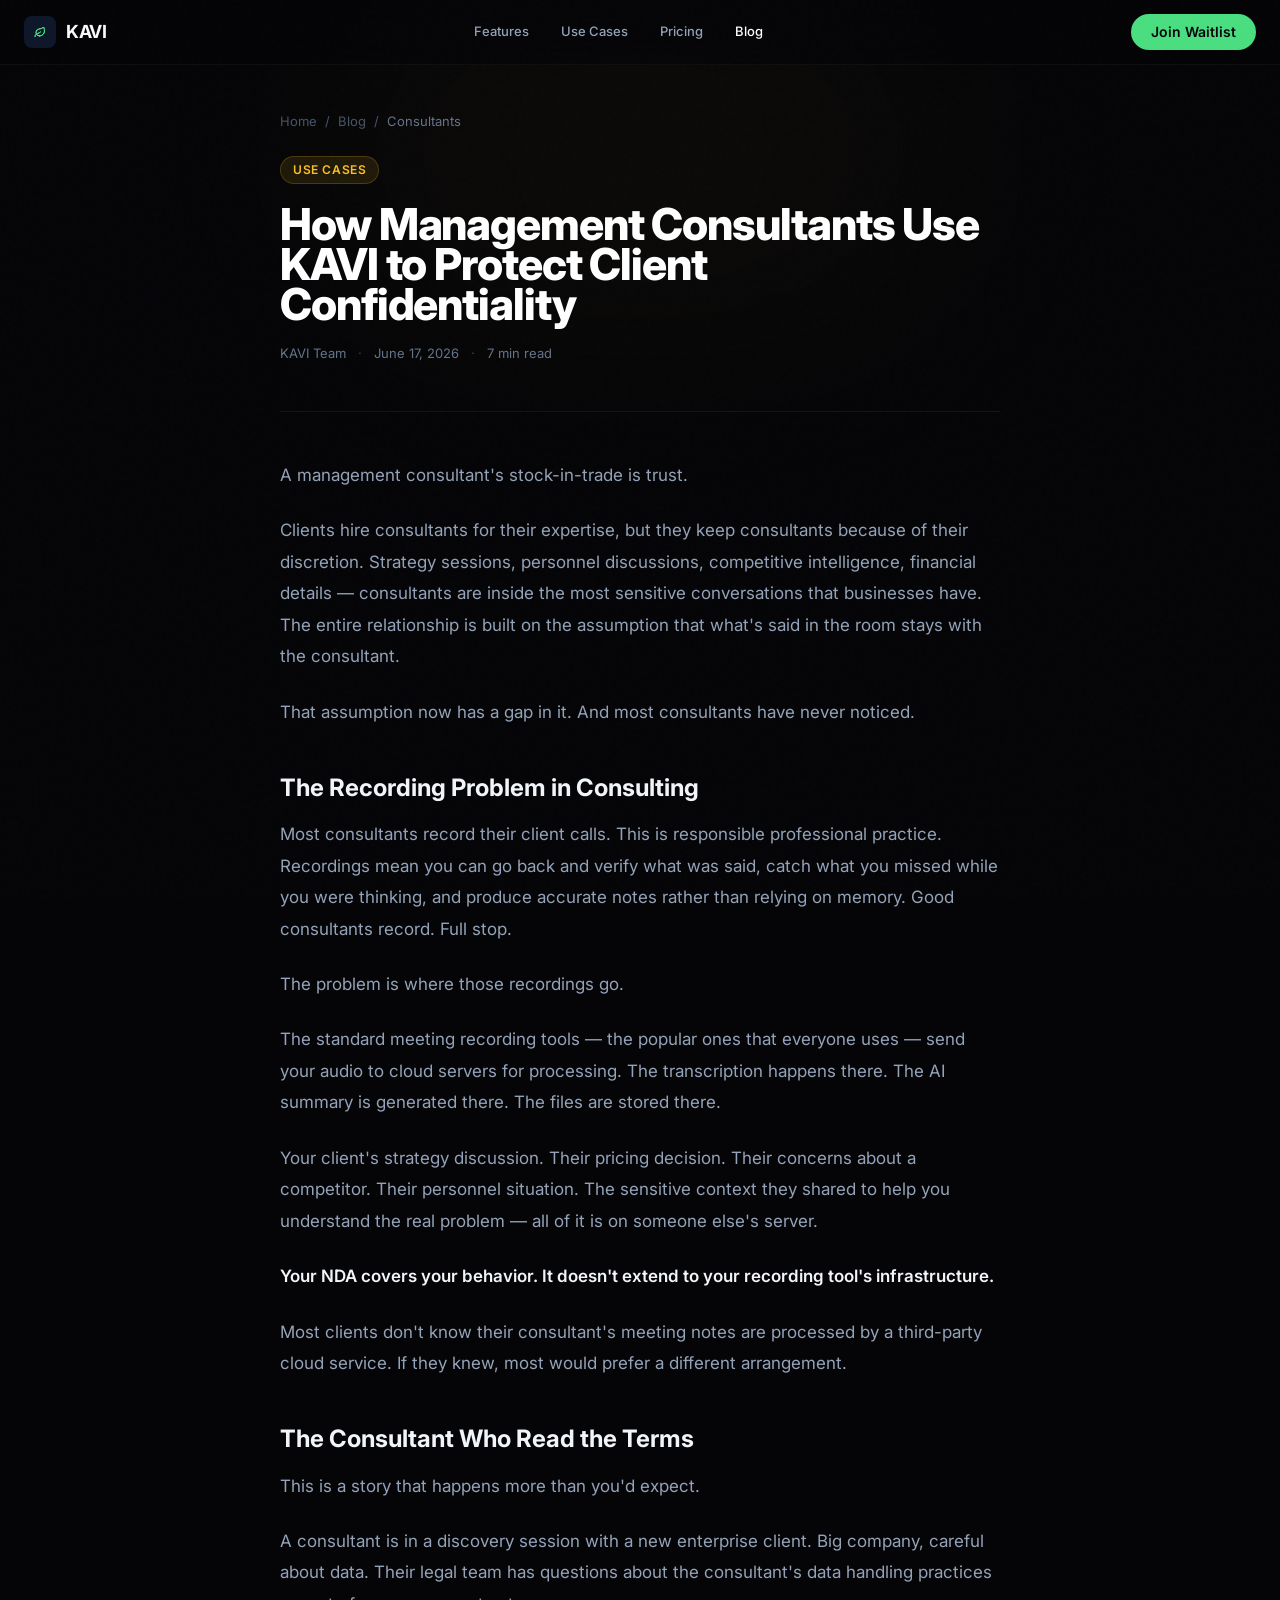
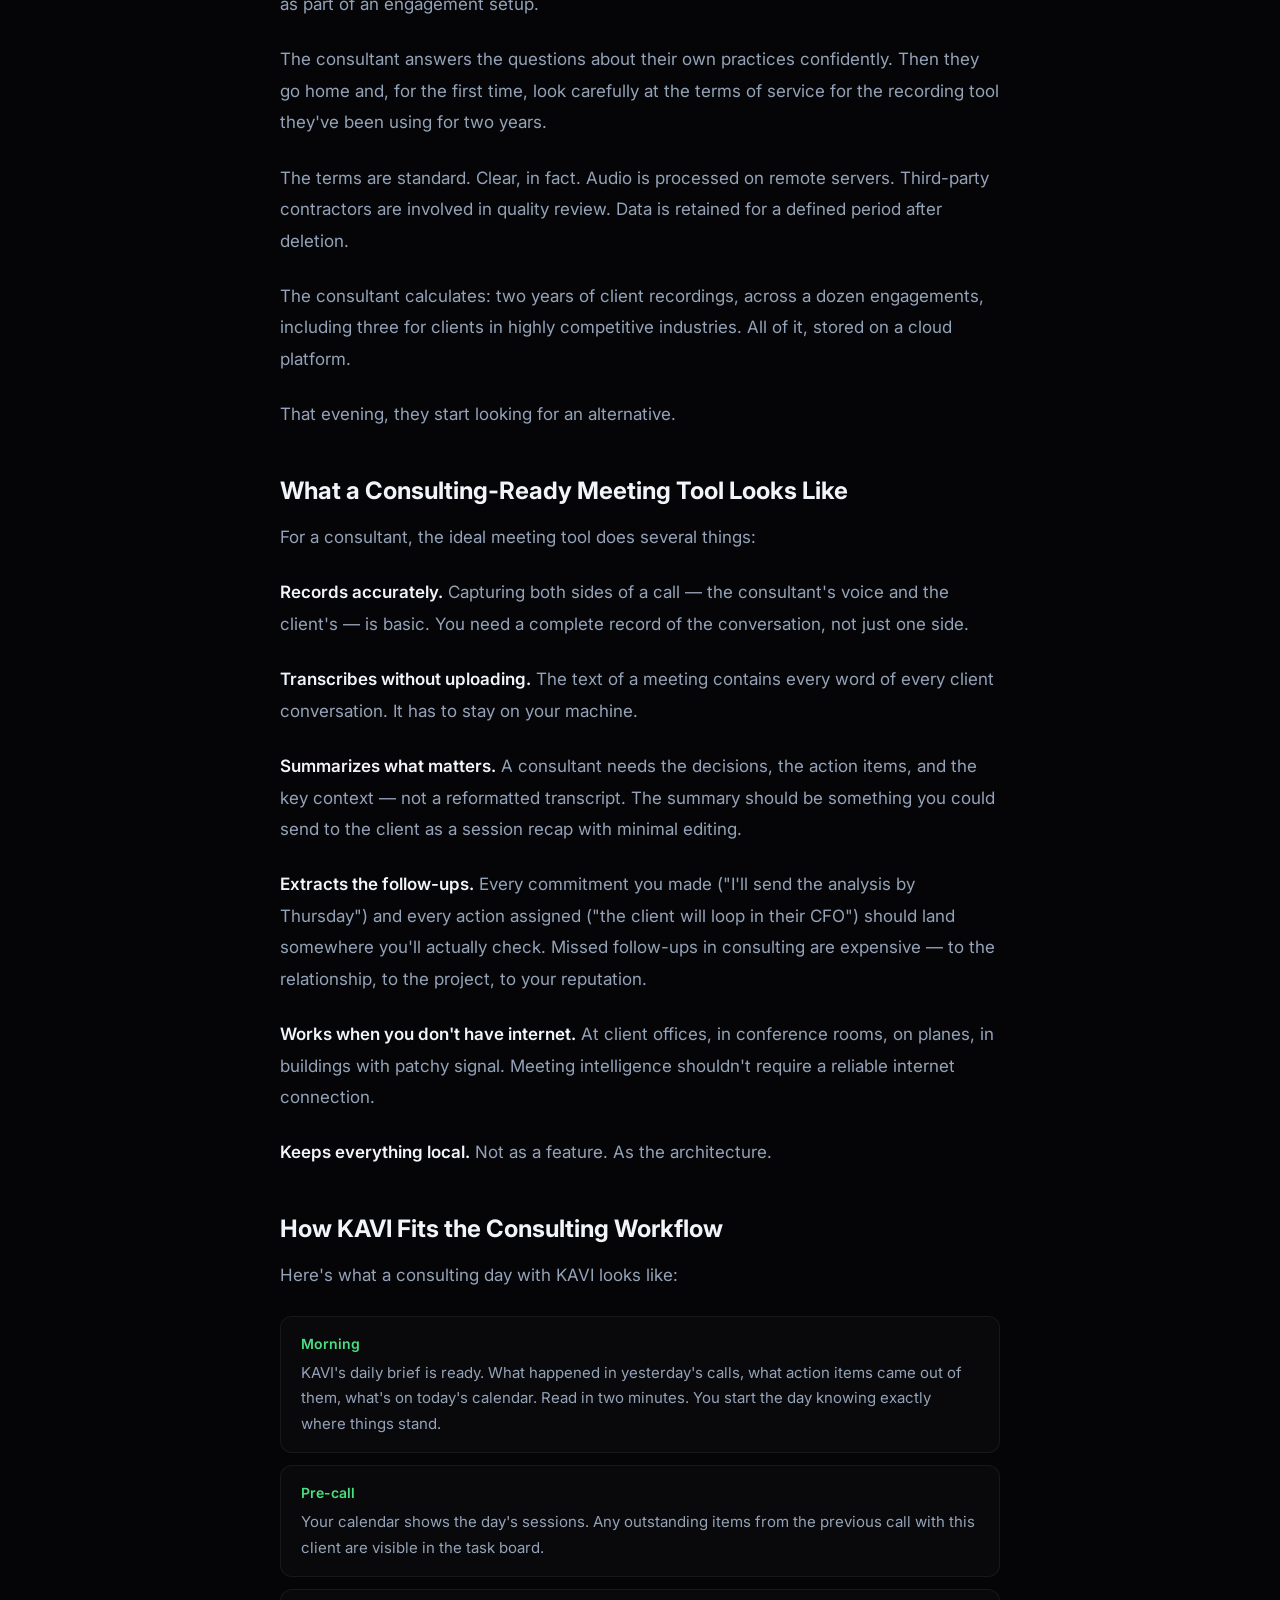
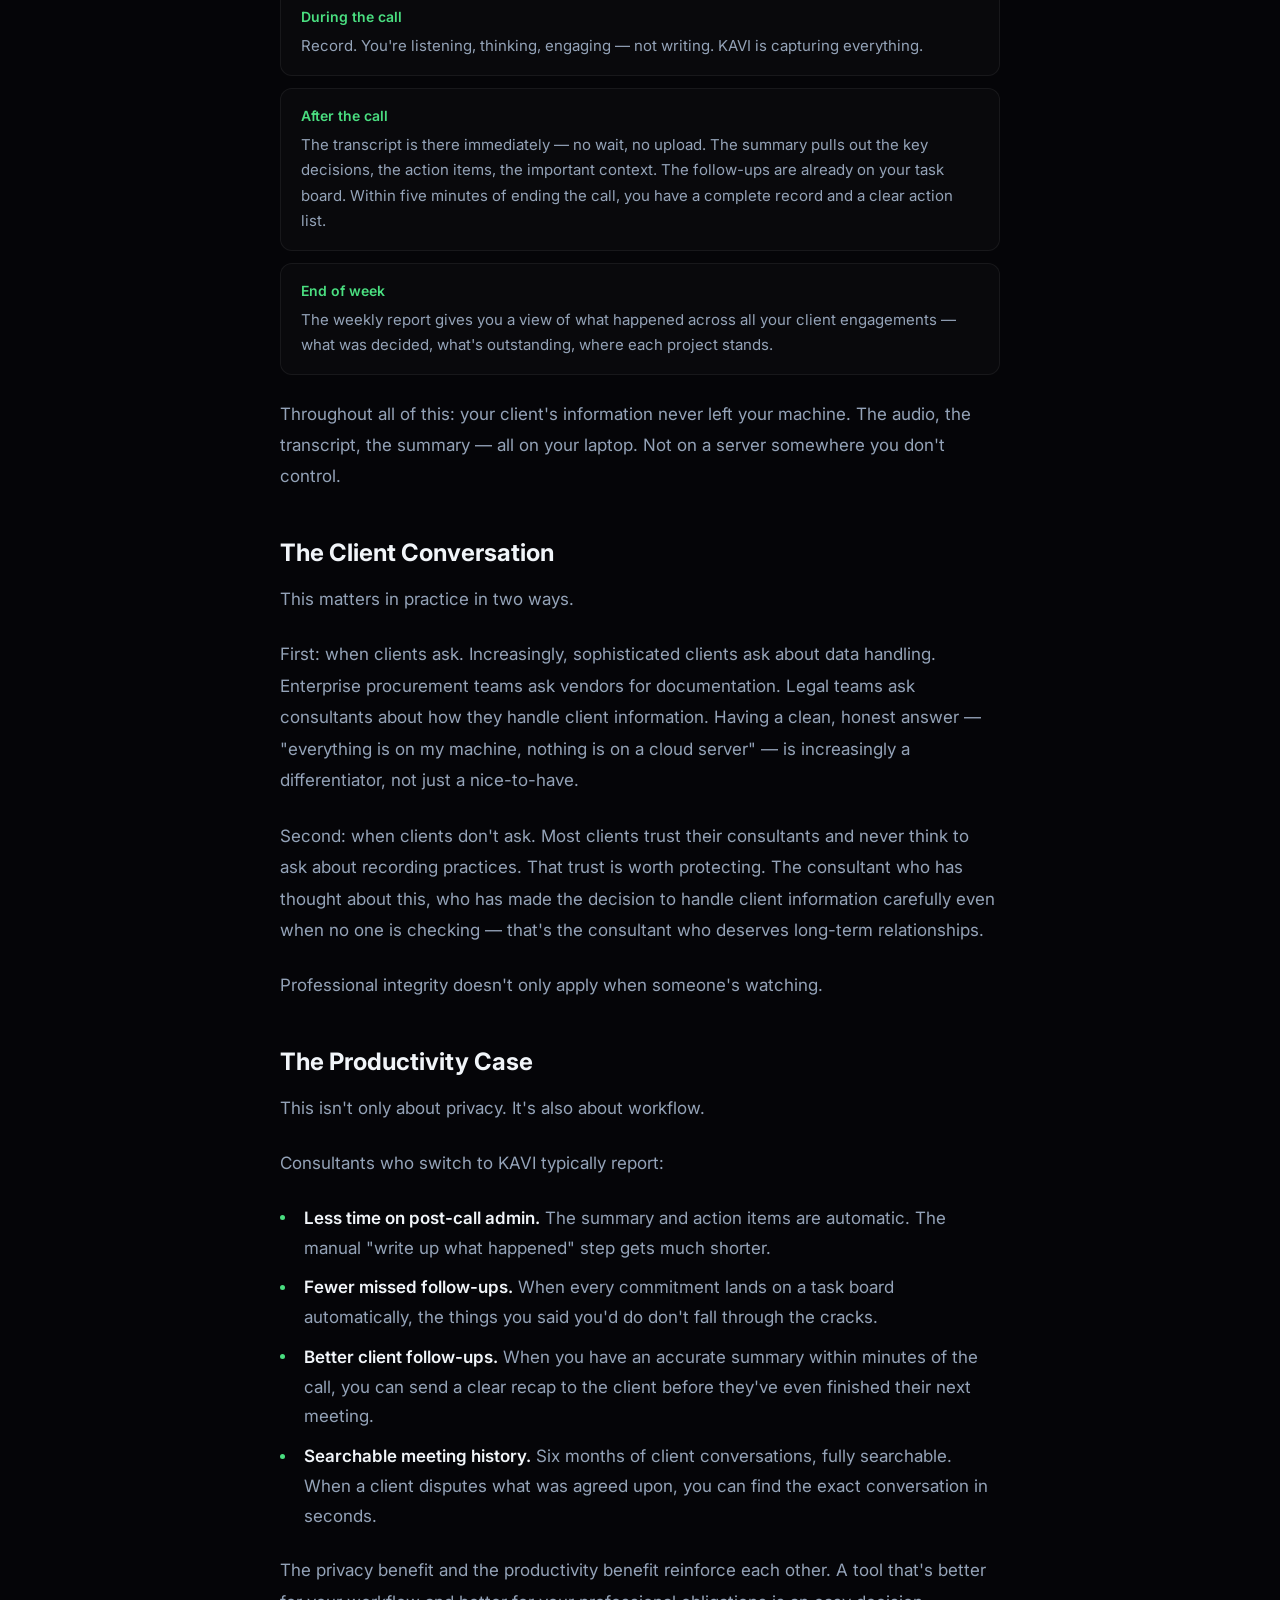
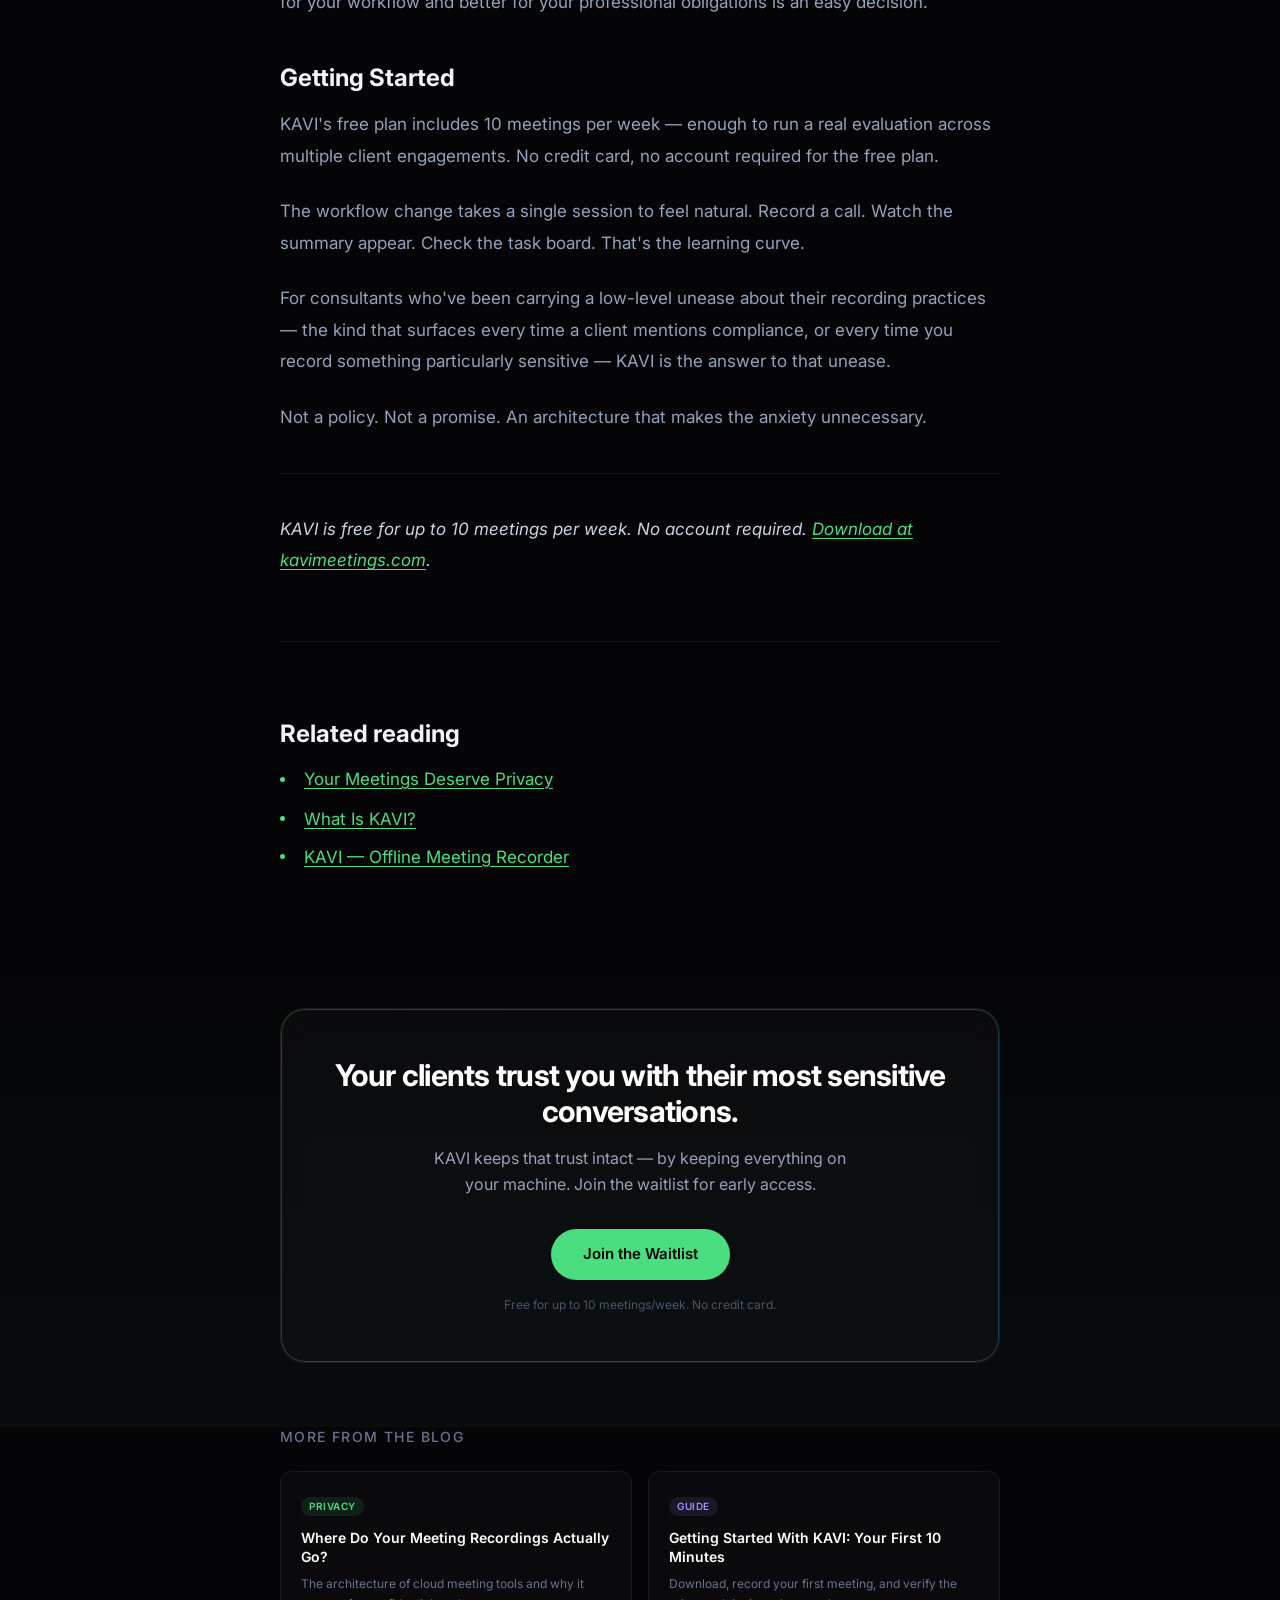
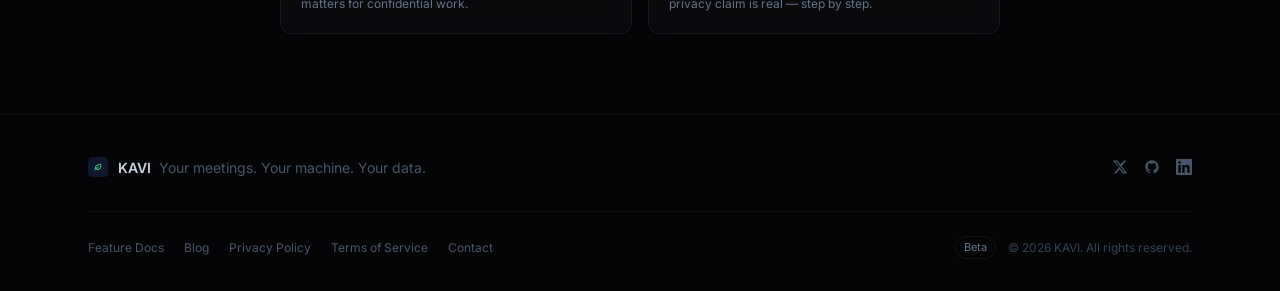
<file: blog/meeting-recorder-for-consultants.html>
<!DOCTYPE html>
<html lang="en" class="scroll-smooth">
<head>
    <meta charset="UTF-8">
    <meta name="viewport" content="width=device-width, initial-scale=1.0">
    <title>How Management Consultants Use KAVI to Protect Client Confidentiality | KAVI Blog</title>
    <meta name="description" content="Management consultants handle sensitive client work under NDA. Here's how KAVI's on-device meeting recorder fits a consultant's workflow — and why it matters for client confidentiality.">
    <meta name="keywords" content="meeting recorder for consultants, record client calls without cloud, NDA meeting recording, consultant meeting transcription, private client recording, offline meeting recorder consultants">
    <link rel="canonical" href="https://kavimeetings.com/blog/meeting-recorder-for-consultants.html">

    <meta property="og:title" content="How Management Consultants Use KAVI to Protect Client Confidentiality">
    <meta property="og:description" content="Your NDA covers your behavior. It doesn't extend to your recording tool's infrastructure. Here's how to close that gap.">
    <meta property="og:type" content="article">
    <meta property="og:url" content="https://kavimeetings.com/blog/meeting-recorder-for-consultants.html">
    <meta property="og:image" content="https://kavimeetings.com/assets/og-image.png">
    <meta property="og:site_name" content="KAVI">
    <meta property="article:published_time" content="2026-06-17">

    <meta name="twitter:card" content="summary_large_image">
    <meta name="twitter:title" content="How Management Consultants Use KAVI to Protect Client Confidentiality">
    <meta name="twitter:description" content="Your NDA covers your behavior. It doesn't extend to your recording tool's infrastructure.">
    <meta name="twitter:image" content="https://kavimeetings.com/assets/og-image.png">

    <link rel="icon" type="image/svg+xml" href="../assets/favicon.svg">
    <link rel="icon" type="image/x-icon" href="../assets/favicon.ico">
    <link rel="apple-touch-icon" href="../assets/apple-touch-icon.png">
    <link rel="preconnect" href="https://fonts.googleapis.com">
    <link rel="preconnect" href="https://fonts.gstatic.com" crossorigin>
    <link href="https://fonts.googleapis.com/css2?family=Inter:wght@300;400;500;600;700;800&family=JetBrains+Mono:wght@400;500&display=swap" rel="stylesheet">
    <link rel="stylesheet" href="../assets/tailwind.css">
    <style>
        .fade-in { opacity: 0; transform: translateY(24px); transition: all 0.7s cubic-bezier(0.16, 1, 0.3, 1); }
        .fade-in.visible { opacity: 1; transform: translateY(0); }
        .glass { background: rgba(255,255,255,0.025); backdrop-filter: blur(16px); border: 1px solid rgba(255,255,255,0.06); }
        .glass:hover { background: rgba(255,255,255,0.045); border-color: rgba(255,255,255,0.1); }
        .gradient-text { background: linear-gradient(135deg, #4ade80, #38BDF8); -webkit-background-clip: text; -webkit-text-fill-color: transparent; background-clip: text; }
        .gradient-border { position: relative; }
        .gradient-border::before { content: ''; position: absolute; inset: 0; border-radius: inherit; padding: 1px; background: linear-gradient(135deg, rgba(74,222,128,0.3), rgba(56,189,248,0.3)); -webkit-mask: linear-gradient(#fff 0 0) content-box, linear-gradient(#fff 0 0); -webkit-mask-composite: xor; mask-composite: exclude; pointer-events: none; }
        .mobile-menu { max-height: 0; overflow: hidden; transition: max-height 0.35s cubic-bezier(0.4,0,0.2,1); }
        .mobile-menu.open { max-height: 320px; }
        body::before { content: ''; position: fixed; inset: 0; opacity: 0.015; background-image: url("data:image/svg+xml,%3Csvg viewBox='0 0 256 256' xmlns='http://www.w3.org/2000/svg'%3E%3Cfilter id='n'%3E%3CfeTurbulence type='fractalNoise' baseFrequency='0.9' numOctaves='4' stitchTiles='stitch'/%3E%3C/filter%3E%3Crect width='100%25' height='100%25' filter='url(%23n)'/%3E%3C/svg%3E"); pointer-events: none; z-index: 9999; }
        ::-webkit-scrollbar { width: 5px; }
        ::-webkit-scrollbar-track { background: #050508; }
        ::-webkit-scrollbar-thumb { background: #1e293b; border-radius: 3px; }
        .prose p { color: #94a3b8; line-height: 1.85; margin-bottom: 1.5rem; font-size: 1.0625rem; }
        .prose h2 { color: #f1f5f9; font-size: 1.5rem; font-weight: 700; margin-top: 2.75rem; margin-bottom: 1rem; line-height: 1.3; }
        .prose strong { color: #f1f5f9; font-weight: 600; }
        .prose ul { margin-bottom: 1.5rem; padding-left: 0; list-style: none; }
        .prose ul li { color: #94a3b8; padding-left: 1.5rem; position: relative; margin-bottom: 0.625rem; line-height: 1.75; font-size: 1.0625rem; }
        .prose ul li::before { content: ''; position: absolute; left: 0; top: 0.68em; width: 5px; height: 5px; border-radius: 50%; background: #4ade80; }
        .prose hr { border: none; border-top: 1px solid rgba(255,255,255,0.06); margin: 2.5rem 0; }
        .prose em { color: #cbd5e1; font-style: italic; }
        .prose a { color: #4ade80; text-decoration: underline; text-underline-offset: 3px; }
        .prose a:hover { color: #22c55e; }
        .workflow-card { background: rgba(255,255,255,0.02); border: 1px solid rgba(255,255,255,0.06); border-radius: 0.75rem; padding: 1rem 1.25rem; margin-bottom: 0.75rem; }
        .workflow-label { color: #4ade80; font-weight: 600; font-size: 0.875rem; margin-bottom: 0.375rem; }
        .workflow-text { color: #94a3b8; font-size: 0.9375rem; line-height: 1.7; }
    </style>
    <script type="application/ld+json">
    {
      "@context": "https://schema.org",
      "@type": "Article",
      "headline": "How Management Consultants Use KAVI to Protect Client Confidentiality",
      "description": "Management consultants handle sensitive client work under NDA. Here's how KAVI's on-device meeting recorder fits a consultant's workflow.",
      "datePublished": "2026-06-17",
      "dateModified": "2026-06-17",
      "author": { "@type": "Organization", "name": "KAVI", "url": "https://kavimeetings.com" },
      "publisher": { "@type": "Organization", "name": "KAVI", "url": "https://kavimeetings.com", "logo": { "@type": "ImageObject", "url": "https://kavimeetings.com/assets/kavi-logo.svg" } },
      "image": "https://kavimeetings.com/assets/og-image.png",
      "url": "https://kavimeetings.com/blog/meeting-recorder-for-consultants.html",
      "mainEntityOfPage": { "@type": "WebPage", "@id": "https://kavimeetings.com/blog/meeting-recorder-for-consultants.html" }
    }
    </script>
    <script type="application/ld+json">
    {
      "@context": "https://schema.org",
      "@type": "BreadcrumbList",
      "itemListElement": [
        {
          "@type": "ListItem",
          "position": 1,
          "name": "Home",
          "item": "https://kavimeetings.com/"
        },
        {
          "@type": "ListItem",
          "position": 2,
          "name": "Blog",
          "item": "https://kavimeetings.com/blog/"
        },
        {
          "@type": "ListItem",
          "position": 3,
          "name": "How Management Consultants Use KAVI to Protect Client Confidentiality",
          "item": "https://kavimeetings.com/blog/meeting-recorder-for-consultants.html"
        }
      ]
    }
    </script>
</head>

<body class="bg-kavi-bg text-slate-50 font-sans antialiased overflow-x-hidden">

    <nav class="fixed top-0 left-0 right-0 z-50 backdrop-blur-xl bg-kavi-bg/70 border-b border-white/[0.04]" id="navbar">
        <div class="max-w-7xl mx-auto px-6 h-16 flex items-center justify-between">
            <a href="../" class="flex items-center gap-2.5 group" aria-label="KAVI Home">
                <div class="w-8 h-8 rounded-lg overflow-hidden group-hover:scale-110 transition-transform duration-300"><img src="../assets/kavi-logo.svg" alt="KAVI logo" class="w-full h-full"></div>
                <span class="text-lg font-bold tracking-tight">KAVI</span>
            </a>
            <div class="hidden md:flex items-center gap-8 text-[13px] text-slate-400 font-medium">
                <a href="../#features" class="hover:text-white transition-colors duration-200">Features</a>
                <a href="../#use-cases" class="hover:text-white transition-colors duration-200">Use Cases</a>
                <a href="../#pricing" class="hover:text-white transition-colors duration-200">Pricing</a>
                <a href="index.html" class="text-white transition-colors duration-200">Blog</a>
            </div>
            <div class="flex items-center gap-3">
                <a href="../#waitlist" class="bg-sage-400 text-kavi-bg font-semibold text-sm px-5 py-2 rounded-full hover:bg-sage-500 transition-all duration-200 hover:scale-105 hidden sm:block">Join Waitlist</a>
                <button class="md:hidden p-2 text-slate-400 hover:text-white" onclick="document.getElementById('mobile-nav').classList.toggle('open')" aria-label="Menu">
                    <svg class="w-5 h-5" fill="none" stroke="currentColor" viewBox="0 0 24 24"><path stroke-linecap="round" stroke-linejoin="round" stroke-width="2" d="M4 6h16M4 12h16M4 18h16"/></svg>
                </button>
            </div>
        </div>
        <div id="mobile-nav" class="mobile-menu md:hidden border-t border-white/[0.04] bg-kavi-bg/95 backdrop-blur-xl">
            <div class="px-6 py-4 space-y-3 text-sm">
                <a href="../#features" class="block text-slate-400 hover:text-white" onclick="document.getElementById('mobile-nav').classList.remove('open')">Features</a>
                <a href="../#pricing" class="block text-slate-400 hover:text-white" onclick="document.getElementById('mobile-nav').classList.remove('open')">Pricing</a>
                <a href="index.html" class="block text-white" onclick="document.getElementById('mobile-nav').classList.remove('open')">Blog</a>
                <a href="../#waitlist" class="inline-block bg-sage-400 text-kavi-bg font-semibold text-sm px-5 py-2 rounded-full mt-2">Join Waitlist</a>
            </div>
        </div>
    </nav>

    <section class="pt-28 pb-12 relative">
        <div class="absolute inset-0"><div class="absolute top-0 left-1/2 -translate-x-1/2 w-[600px] h-[300px] bg-kavi-gold/[0.04] rounded-full blur-[120px]"></div></div>
        <div class="relative max-w-3xl mx-auto px-6 fade-in">
            <nav class="flex items-center gap-2 text-[13px] text-slate-600 mb-6" aria-label="Breadcrumb">
                <a href="../" class="hover:text-slate-400 transition-colors">Home</a><span>/</span>
                <a href="index.html" class="hover:text-slate-400 transition-colors">Blog</a><span>/</span>
                <span class="text-slate-500">Consultants</span>
            </nav>
            <div class="inline-flex items-center px-3 py-1 rounded-full bg-kavi-gold/10 border border-kavi-gold/20 text-[12px] text-kavi-gold font-semibold uppercase tracking-wider mb-5">Use Cases</div>
            <h1 class="text-3xl sm:text-4xl md:text-[2.75rem] font-extrabold tracking-tight leading-tight mb-5 text-white">
                How Management Consultants Use KAVI to Protect Client Confidentiality
            </h1>
            <div class="flex flex-wrap items-center gap-3 text-[13px] text-slate-500">
                <span>KAVI Team</span><span class="text-slate-700">·</span>
                <time datetime="2026-06-17">June 17, 2026</time><span class="text-slate-700">·</span>
                <span>7 min read</span>
            </div>
        </div>
    </section>

    <div class="max-w-3xl mx-auto px-6"><div class="border-t border-white/[0.06]"></div></div>

    <article class="max-w-3xl mx-auto px-6 py-12 prose fade-in">

        <p>A management consultant's stock-in-trade is trust.</p>

        <p>Clients hire consultants for their expertise, but they keep consultants because of their discretion. Strategy sessions, personnel discussions, competitive intelligence, financial details — consultants are inside the most sensitive conversations that businesses have. The entire relationship is built on the assumption that what's said in the room stays with the consultant.</p>

        <p>That assumption now has a gap in it. And most consultants have never noticed.</p>

        <h2>The Recording Problem in Consulting</h2>

        <p>Most consultants record their client calls. This is responsible professional practice. Recordings mean you can go back and verify what was said, catch what you missed while you were thinking, and produce accurate notes rather than relying on memory. Good consultants record. Full stop.</p>

        <p>The problem is where those recordings go.</p>

        <p>The standard meeting recording tools — the popular ones that everyone uses — send your audio to cloud servers for processing. The transcription happens there. The AI summary is generated there. The files are stored there.</p>

        <p>Your client's strategy discussion. Their pricing decision. Their concerns about a competitor. Their personnel situation. The sensitive context they shared to help you understand the real problem — all of it is on someone else's server.</p>

        <p><strong>Your NDA covers your behavior. It doesn't extend to your recording tool's infrastructure.</strong></p>

        <p>Most clients don't know their consultant's meeting notes are processed by a third-party cloud service. If they knew, most would prefer a different arrangement.</p>

        <h2>The Consultant Who Read the Terms</h2>

        <p>This is a story that happens more than you'd expect.</p>

        <p>A consultant is in a discovery session with a new enterprise client. Big company, careful about data. Their legal team has questions about the consultant's data handling practices as part of an engagement setup.</p>

        <p>The consultant answers the questions about their own practices confidently. Then they go home and, for the first time, look carefully at the terms of service for the recording tool they've been using for two years.</p>

        <p>The terms are standard. Clear, in fact. Audio is processed on remote servers. Third-party contractors are involved in quality review. Data is retained for a defined period after deletion.</p>

        <p>The consultant calculates: two years of client recordings, across a dozen engagements, including three for clients in highly competitive industries. All of it, stored on a cloud platform.</p>

        <p>That evening, they start looking for an alternative.</p>

        <h2>What a Consulting-Ready Meeting Tool Looks Like</h2>

        <p>For a consultant, the ideal meeting tool does several things:</p>

        <p><strong>Records accurately.</strong> Capturing both sides of a call — the consultant's voice and the client's — is basic. You need a complete record of the conversation, not just one side.</p>

        <p><strong>Transcribes without uploading.</strong> The text of a meeting contains every word of every client conversation. It has to stay on your machine.</p>

        <p><strong>Summarizes what matters.</strong> A consultant needs the decisions, the action items, and the key context — not a reformatted transcript. The summary should be something you could send to the client as a session recap with minimal editing.</p>

        <p><strong>Extracts the follow-ups.</strong> Every commitment you made ("I'll send the analysis by Thursday") and every action assigned ("the client will loop in their CFO") should land somewhere you'll actually check. Missed follow-ups in consulting are expensive — to the relationship, to the project, to your reputation.</p>

        <p><strong>Works when you don't have internet.</strong> At client offices, in conference rooms, on planes, in buildings with patchy signal. Meeting intelligence shouldn't require a reliable internet connection.</p>

        <p><strong>Keeps everything local.</strong> Not as a feature. As the architecture.</p>

        <h2>How KAVI Fits the Consulting Workflow</h2>

        <p>Here's what a consulting day with KAVI looks like:</p>

        <div class="workflow-card">
            <div class="workflow-label">Morning</div>
            <div class="workflow-text">KAVI's daily brief is ready. What happened in yesterday's calls, what action items came out of them, what's on today's calendar. Read in two minutes. You start the day knowing exactly where things stand.</div>
        </div>
        <div class="workflow-card">
            <div class="workflow-label">Pre-call</div>
            <div class="workflow-text">Your calendar shows the day's sessions. Any outstanding items from the previous call with this client are visible in the task board.</div>
        </div>
        <div class="workflow-card">
            <div class="workflow-label">During the call</div>
            <div class="workflow-text">Record. You're listening, thinking, engaging — not writing. KAVI is capturing everything.</div>
        </div>
        <div class="workflow-card">
            <div class="workflow-label">After the call</div>
            <div class="workflow-text">The transcript is there immediately — no wait, no upload. The summary pulls out the key decisions, the action items, the important context. The follow-ups are already on your task board. Within five minutes of ending the call, you have a complete record and a clear action list.</div>
        </div>
        <div class="workflow-card">
            <div class="workflow-label">End of week</div>
            <div class="workflow-text">The weekly report gives you a view of what happened across all your client engagements — what was decided, what's outstanding, where each project stands.</div>
        </div>

        <p style="margin-top:1.5rem;">Throughout all of this: your client's information never left your machine. The audio, the transcript, the summary — all on your laptop. Not on a server somewhere you don't control.</p>

        <h2>The Client Conversation</h2>

        <p>This matters in practice in two ways.</p>

        <p>First: when clients ask. Increasingly, sophisticated clients ask about data handling. Enterprise procurement teams ask vendors for documentation. Legal teams ask consultants about how they handle client information. Having a clean, honest answer — "everything is on my machine, nothing is on a cloud server" — is increasingly a differentiator, not just a nice-to-have.</p>

        <p>Second: when clients don't ask. Most clients trust their consultants and never think to ask about recording practices. That trust is worth protecting. The consultant who has thought about this, who has made the decision to handle client information carefully even when no one is checking — that's the consultant who deserves long-term relationships.</p>

        <p>Professional integrity doesn't only apply when someone's watching.</p>

        <h2>The Productivity Case</h2>

        <p>This isn't only about privacy. It's also about workflow.</p>

        <p>Consultants who switch to KAVI typically report:</p>

        <ul>
            <li><strong>Less time on post-call admin.</strong> The summary and action items are automatic. The manual "write up what happened" step gets much shorter.</li>
            <li><strong>Fewer missed follow-ups.</strong> When every commitment lands on a task board automatically, the things you said you'd do don't fall through the cracks.</li>
            <li><strong>Better client follow-ups.</strong> When you have an accurate summary within minutes of the call, you can send a clear recap to the client before they've even finished their next meeting.</li>
            <li><strong>Searchable meeting history.</strong> Six months of client conversations, fully searchable. When a client disputes what was agreed upon, you can find the exact conversation in seconds.</li>
        </ul>

        <p>The privacy benefit and the productivity benefit reinforce each other. A tool that's better for your workflow and better for your professional obligations is an easy decision.</p>

        <h2>Getting Started</h2>

        <p>KAVI's free plan includes 10 meetings per week — enough to run a real evaluation across multiple client engagements. No credit card, no account required for the free plan.</p>

        <p>The workflow change takes a single session to feel natural. Record a call. Watch the summary appear. Check the task board. That's the learning curve.</p>

        <p>For consultants who've been carrying a low-level unease about their recording practices — the kind that surfaces every time a client mentions compliance, or every time you record something particularly sensitive — KAVI is the answer to that unease.</p>

        <p>Not a policy. Not a promise. An architecture that makes the anxiety unnecessary.</p>

        <hr>

        <p><em>KAVI is free for up to 10 meetings per week. No account required. <a href="../">Download at kavimeetings.com</a>.</em></p>

    
        <section class="mt-16 pt-8 border-t border-white/[0.06]">
          <h2 class="text-xl font-semibold mb-4">Related reading</h2>
          <ul class="space-y-2">
            <li><a href="your-meetings-deserve-privacy.html" class="text-sage-400 hover:underline">Your Meetings Deserve Privacy</a></li>
            <li><a href="what-is-kavi.html" class="text-sage-400 hover:underline">What Is KAVI?</a></li>
            <li><a href="../index.html" class="text-sage-400 hover:underline">KAVI — Offline Meeting Recorder</a></li>
          </ul>
        </section>
    </article>

    <section class="py-16 relative">
        <div class="absolute inset-0 bg-gradient-to-t from-sage-400/[0.03] to-transparent"></div>
        <div class="relative max-w-3xl mx-auto px-6 fade-in">
            <div class="glass rounded-3xl p-8 md:p-12 text-center gradient-border">
                <h2 class="text-2xl md:text-3xl font-bold tracking-tight mb-4 text-white">Your clients trust you with their most sensitive conversations.</h2>
                <p class="text-slate-400 mb-8 max-w-md mx-auto leading-relaxed">KAVI keeps that trust intact — by keeping everything on your machine. Join the waitlist for early access.</p>
                <a href="../#waitlist" class="inline-block bg-sage-400 text-kavi-bg font-semibold px-8 py-3.5 rounded-full text-[15px] hover:bg-sage-500 transition-all hover:scale-[1.03]">Join the Waitlist</a>
                <p class="text-[12px] text-slate-600 mt-4">Free for up to 10 meetings/week. No credit card.</p>
            </div>
        </div>
    </section>

    <section class="pb-20">
        <div class="max-w-3xl mx-auto px-6">
            <p class="text-sm font-medium text-slate-500 uppercase tracking-widest mb-6">More from the blog</p>
            <div class="grid sm:grid-cols-2 gap-4">
                <a href="where-do-meeting-recordings-go.html" class="glass rounded-xl p-5 hover:border-white/[0.12] transition-all group">
                    <div class="inline-block px-2 py-0.5 rounded-full bg-sage-400/10 text-[10px] text-sage-400 font-semibold uppercase tracking-wider mb-3">Privacy</div>
                    <h4 class="text-sm font-semibold text-white group-hover:text-sage-400 transition-colors leading-snug mb-2">Where Do Your Meeting Recordings Actually Go?</h4>
                    <p class="text-[12px] text-slate-500 leading-relaxed">The architecture of cloud meeting tools and why it matters for confidential work.</p>
                </a>
                <a href="getting-started-with-kavi.html" class="glass rounded-xl p-5 hover:border-white/[0.12] transition-all group">
                    <div class="inline-block px-2 py-0.5 rounded-full bg-kavi-purple/10 text-[10px] text-kavi-purple font-semibold uppercase tracking-wider mb-3">Guide</div>
                    <h4 class="text-sm font-semibold text-white group-hover:text-sage-400 transition-colors leading-snug mb-2">Getting Started With KAVI: Your First 10 Minutes</h4>
                    <p class="text-[12px] text-slate-500 leading-relaxed">Download, record your first meeting, and verify the privacy claim is real — step by step.</p>
                </a>
            </div>
        </div>
    </section>

    <footer class="border-t border-white/[0.04] pt-10 pb-8">
        <div class="max-w-6xl mx-auto px-6">
            <div class="flex flex-col md:flex-row items-center justify-between gap-6 mb-8">
                <div class="flex items-center gap-2.5">
                    <img src="../assets/kavi-logo.svg" alt="KAVI logo" class="w-5 h-5 rounded">
                    <div><span class="text-sm font-semibold text-slate-300">KAVI</span><span class="text-sm text-slate-600 ml-2">Your meetings. Your machine. Your data.</span></div>
                </div>
                <div class="flex items-center gap-4">
                    <a href="https://twitter.com/kaviapp" aria-label="X" class="text-slate-600 hover:text-white transition-colors"><svg class="w-4 h-4" fill="currentColor" viewBox="0 0 24 24"><path d="M18.244 2.25h3.308l-7.227 8.26 8.502 11.24H16.17l-4.714-6.231-5.401 6.231H2.744l7.737-8.835L1.254 2.25H8.08l4.253 5.622 5.912-5.622Zm-1.161 17.52h1.833L7.084 4.126H5.117z"/></svg></a>
                    <a href="https://github.com/kaviapp" aria-label="GitHub" class="text-slate-600 hover:text-white transition-colors"><svg class="w-4 h-4" fill="currentColor" viewBox="0 0 24 24"><path d="M12 2C6.477 2 2 6.484 2 12.017c0 4.425 2.865 8.18 6.839 9.504.5.092.682-.217.682-.483 0-.237-.008-.868-.013-1.703-2.782.605-3.369-1.343-3.369-1.343-.454-1.158-1.11-1.466-1.11-1.466-.908-.62.069-.608.069-.608 1.003.07 1.531 1.032 1.531 1.032.892 1.53 2.341 1.088 2.91.832.092-.647.35-1.088.636-1.338-2.22-.253-4.555-1.113-4.555-4.951 0-1.093.39-1.988 1.029-2.688-.103-.253-.446-1.272.098-2.65 0 0 .84-.27 2.75 1.026A9.564 9.564 0 0112 6.844c.85.004 1.705.115 2.504.337 1.909-1.296 2.747-1.027 2.747-1.027.546 1.379.202 2.398.1 2.651.64.7 1.028 1.595 1.028 2.688 0 3.848-2.339 4.695-4.566 4.943.359.309.678.92.678 1.855 0 1.338-.012 2.419-.012 2.747 0 .268.18.58.688.482A10.019 10.019 0 0022 12.017C22 6.484 17.522 2 12 2z"/></svg></a>
                    <a href="https://linkedin.com/company/kaviapp" aria-label="LinkedIn" class="text-slate-600 hover:text-white transition-colors"><svg class="w-4 h-4" fill="currentColor" viewBox="0 0 24 24"><path d="M20.447 20.452h-3.554v-5.569c0-1.328-.027-3.037-1.852-3.037-1.853 0-2.136 1.445-2.136 2.939v5.667H9.351V9h3.414v1.561h.046c.477-.9 1.637-1.85 3.37-1.85 3.601 0 4.267 2.37 4.267 5.455v6.286zM5.337 7.433a2.062 2.062 0 01-2.063-2.065 2.064 2.064 0 112.063 2.065zm1.782 13.019H3.555V9h3.564v11.452zM22.225 0H1.771C.792 0 0 .774 0 1.729v20.542C0 23.227.792 24 1.771 24h20.451C23.2 24 24 23.227 24 22.271V1.729C24 .774 23.2 0 22.222 0h.003z"/></svg></a>
                </div>
            </div>
            <div class="flex flex-col md:flex-row items-center justify-between gap-4 pt-6 border-t border-white/[0.04]">
                <div class="flex flex-wrap justify-center md:justify-start items-center gap-x-5 gap-y-2 text-[12px] text-slate-600">
                    <a href="../features.html" class="hover:text-white transition-colors">Feature Docs</a>
                    <a href="index.html" class="hover:text-white transition-colors">Blog</a>
                    <a href="../privacy.html" class="hover:text-white transition-colors">Privacy Policy</a>
                    <a href="../terms.html" class="hover:text-white transition-colors">Terms of Service</a>
                    <a href="mailto:hello@kavimeetings.com" class="hover:text-white transition-colors">Contact</a>
                </div>
                <div class="flex items-center gap-3 text-[12px] text-slate-700">
                    <span class="px-2 py-0.5 rounded-full border border-white/[0.06] text-[11px] text-slate-500">Beta</span>
                    <span>&copy; 2026 KAVI. All rights reserved.</span>
                </div>
            </div>
        </div>
    </footer>

    <script>
        const observer = new IntersectionObserver((entries) => {
            entries.forEach(entry => { if (entry.isIntersecting) entry.target.classList.add('visible'); });
        }, { threshold: 0.1, rootMargin: '0px 0px -40px 0px' });
        document.querySelectorAll('.fade-in').forEach(el => observer.observe(el));
        const navbar = document.getElementById('navbar');
        window.addEventListener('scroll', () => {
            navbar.classList.toggle('bg-kavi-bg/90', window.scrollY > 20);
            navbar.classList.toggle('bg-kavi-bg/70', window.scrollY <= 20);
        }, { passive: true });
    </script>
    <script defer src='https://static.cloudflareinsights.com/beacon.min.js' data-cf-beacon='{"token": "64ef29a4621a4dfcaefad4a2cda24959"}'></script>
</body>
</html>
</file>
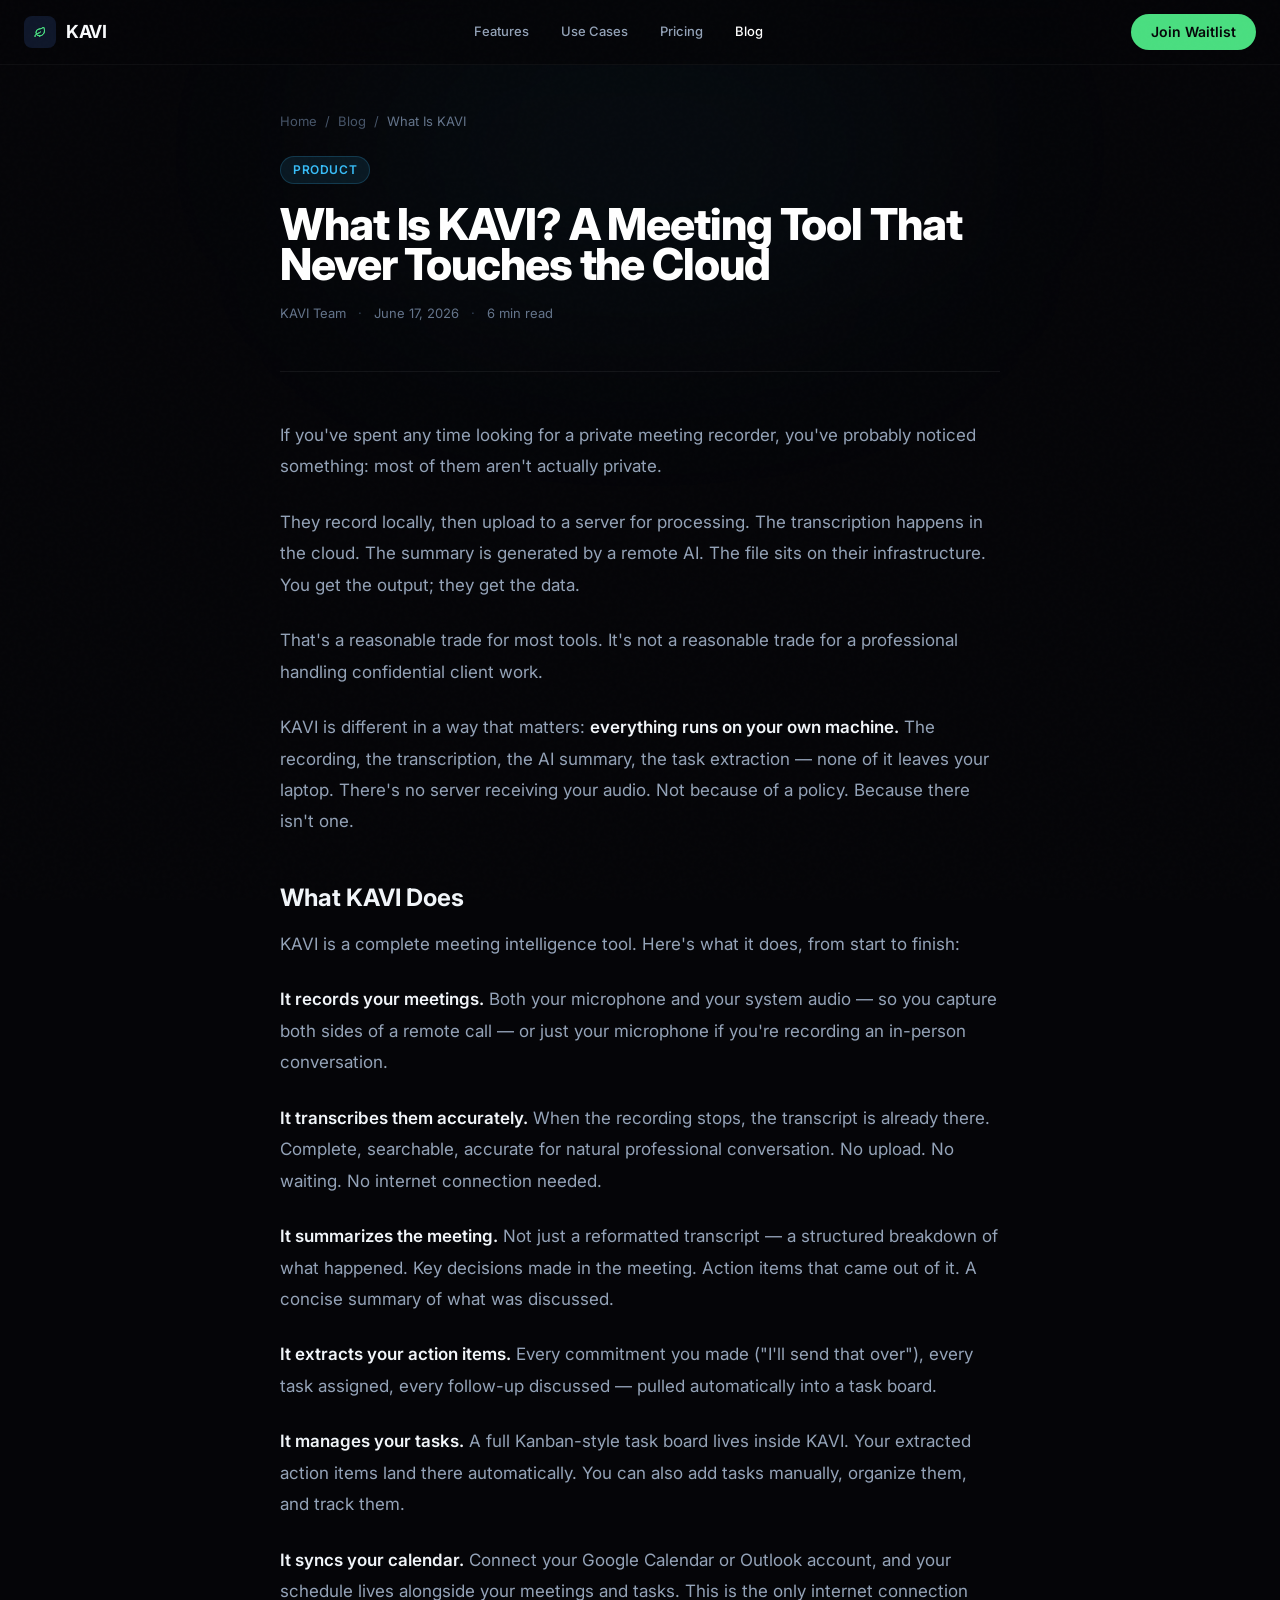
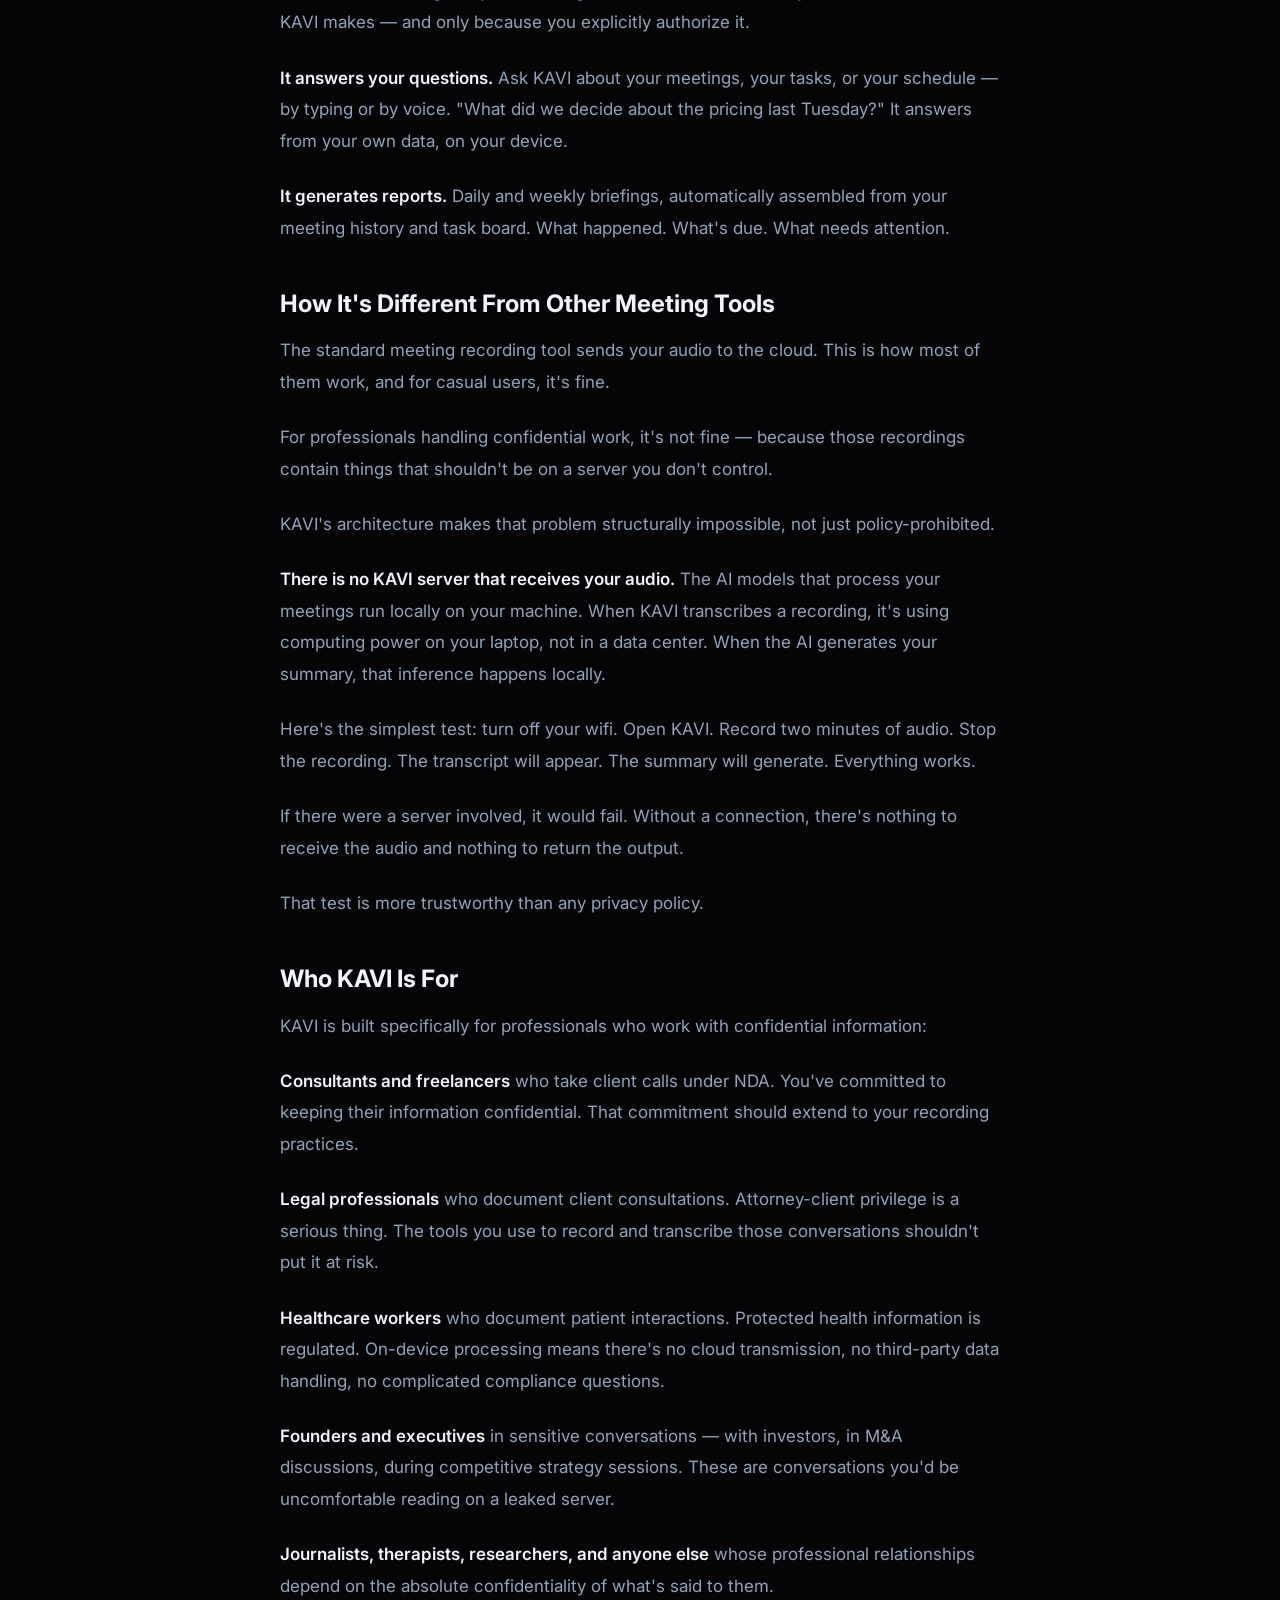
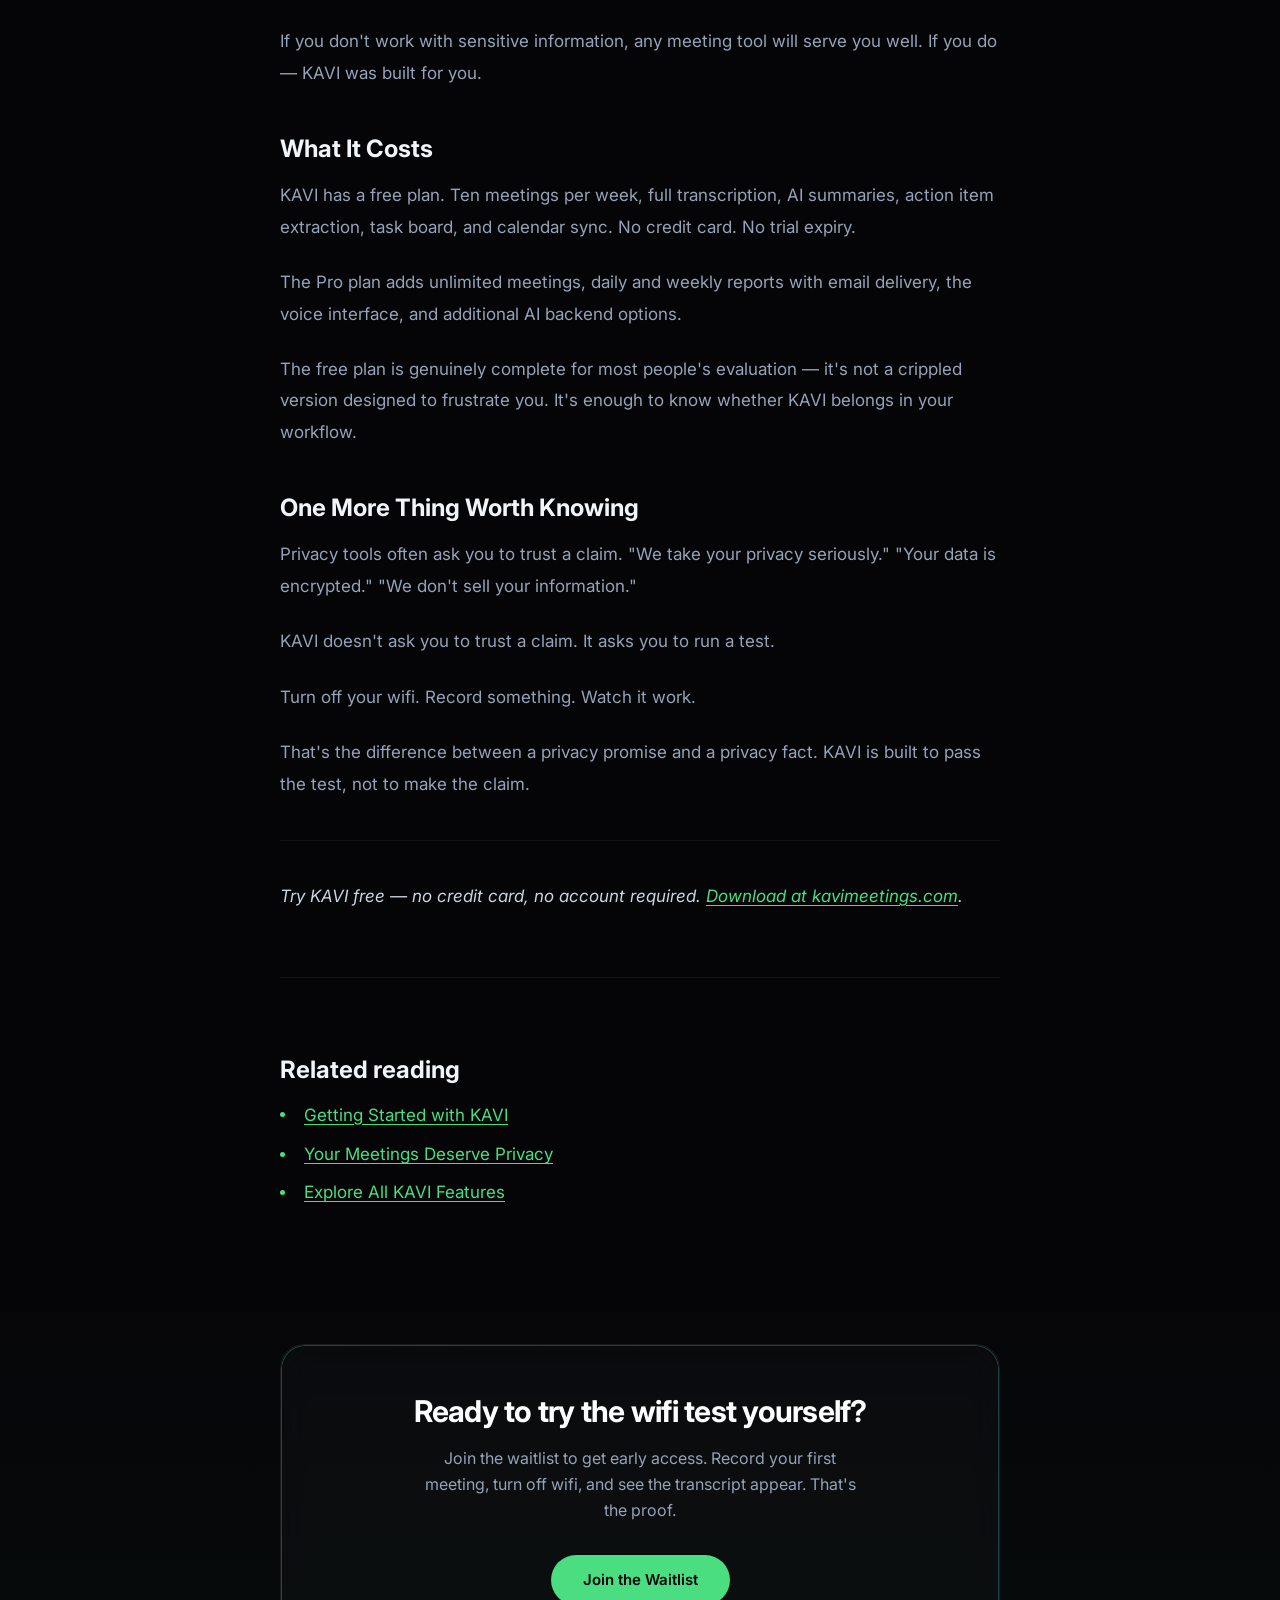
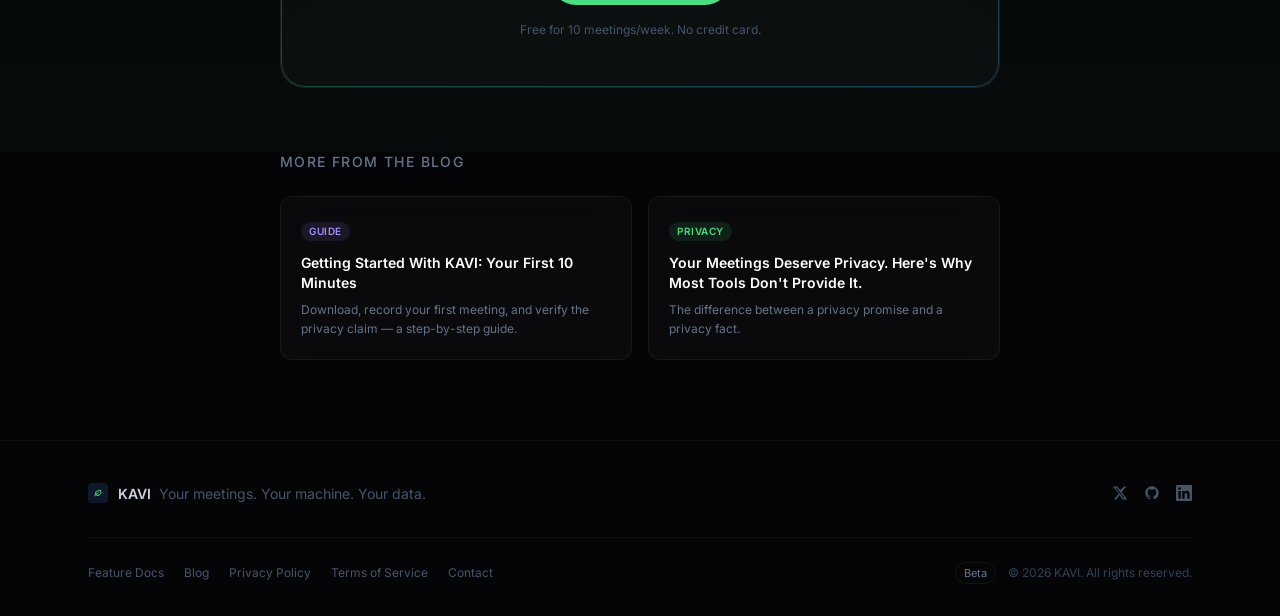
<file: blog/what-is-kavi.html>
<!DOCTYPE html>
<html lang="en" class="scroll-smooth">
<head>
    <meta charset="UTF-8">
    <meta name="viewport" content="width=device-width, initial-scale=1.0">
    <title>What Is KAVI? A Meeting Tool That Never Touches the Cloud | KAVI Blog</title>
    <meta name="description" content="KAVI records, transcribes, and summarizes your meetings — entirely on your laptop. No cloud. No subscription required. Built for professionals who handle confidential work.">
    <meta name="keywords" content="what is kavi, kavi meeting app, local meeting assistant, private meeting recorder, offline meeting recorder, kavi ai, meeting tool no cloud">
    <link rel="canonical" href="https://kavimeetings.com/blog/what-is-kavi.html">

    <meta property="og:title" content="What Is KAVI? A Meeting Tool That Never Touches the Cloud">
    <meta property="og:description" content="KAVI records, transcribes, and summarizes your meetings — entirely on your laptop. No cloud. Built for professionals who handle confidential work.">
    <meta property="og:type" content="article">
    <meta property="og:url" content="https://kavimeetings.com/blog/what-is-kavi.html">
    <meta property="og:image" content="https://kavimeetings.com/assets/og-image.png">
    <meta property="og:site_name" content="KAVI">
    <meta property="article:published_time" content="2026-06-17">

    <meta name="twitter:card" content="summary_large_image">
    <meta name="twitter:title" content="What Is KAVI? A Meeting Tool That Never Touches the Cloud">
    <meta name="twitter:description" content="Record, transcribe, summarize meetings entirely on your laptop. No cloud. No GPU. No compromise.">
    <meta name="twitter:image" content="https://kavimeetings.com/assets/og-image.png">

    <link rel="icon" type="image/svg+xml" href="../assets/favicon.svg">
    <link rel="icon" type="image/x-icon" href="../assets/favicon.ico">
    <link rel="apple-touch-icon" href="../assets/apple-touch-icon.png">
    <link rel="preconnect" href="https://fonts.googleapis.com">
    <link rel="preconnect" href="https://fonts.gstatic.com" crossorigin>
    <link href="https://fonts.googleapis.com/css2?family=Inter:wght@300;400;500;600;700;800&family=JetBrains+Mono:wght@400;500&display=swap" rel="stylesheet">
    <link rel="stylesheet" href="../assets/tailwind.css">
    <style>
        .fade-in { opacity: 0; transform: translateY(24px); transition: all 0.7s cubic-bezier(0.16, 1, 0.3, 1); }
        .fade-in.visible { opacity: 1; transform: translateY(0); }
        .glass { background: rgba(255,255,255,0.025); backdrop-filter: blur(16px); border: 1px solid rgba(255,255,255,0.06); }
        .glass:hover { background: rgba(255,255,255,0.045); border-color: rgba(255,255,255,0.1); }
        .gradient-text { background: linear-gradient(135deg, #4ade80, #38BDF8); -webkit-background-clip: text; -webkit-text-fill-color: transparent; background-clip: text; }
        .gradient-border { position: relative; }
        .gradient-border::before { content: ''; position: absolute; inset: 0; border-radius: inherit; padding: 1px; background: linear-gradient(135deg, rgba(74,222,128,0.3), rgba(56,189,248,0.3)); -webkit-mask: linear-gradient(#fff 0 0) content-box, linear-gradient(#fff 0 0); -webkit-mask-composite: xor; mask-composite: exclude; pointer-events: none; }
        .mobile-menu { max-height: 0; overflow: hidden; transition: max-height 0.35s cubic-bezier(0.4,0,0.2,1); }
        .mobile-menu.open { max-height: 320px; }
        body::before { content: ''; position: fixed; inset: 0; opacity: 0.015; background-image: url("data:image/svg+xml,%3Csvg viewBox='0 0 256 256' xmlns='http://www.w3.org/2000/svg'%3E%3Cfilter id='n'%3E%3CfeTurbulence type='fractalNoise' baseFrequency='0.9' numOctaves='4' stitchTiles='stitch'/%3E%3C/filter%3E%3Crect width='100%25' height='100%25' filter='url(%23n)'/%3E%3C/svg%3E"); pointer-events: none; z-index: 9999; }
        ::-webkit-scrollbar { width: 5px; }
        ::-webkit-scrollbar-track { background: #050508; }
        ::-webkit-scrollbar-thumb { background: #1e293b; border-radius: 3px; }
        .prose p { color: #94a3b8; line-height: 1.85; margin-bottom: 1.5rem; font-size: 1.0625rem; }
        .prose h2 { color: #f1f5f9; font-size: 1.5rem; font-weight: 700; margin-top: 2.75rem; margin-bottom: 1rem; line-height: 1.3; }
        .prose strong { color: #f1f5f9; font-weight: 600; }
        .prose ul { margin-bottom: 1.5rem; padding-left: 0; list-style: none; }
        .prose ul li { color: #94a3b8; padding-left: 1.5rem; position: relative; margin-bottom: 0.625rem; line-height: 1.75; font-size: 1.0625rem; }
        .prose ul li::before { content: ''; position: absolute; left: 0; top: 0.68em; width: 5px; height: 5px; border-radius: 50%; background: #4ade80; }
        .prose hr { border: none; border-top: 1px solid rgba(255,255,255,0.06); margin: 2.5rem 0; }
        .prose em { color: #cbd5e1; font-style: italic; }
        .prose a { color: #4ade80; text-decoration: underline; text-underline-offset: 3px; }
        .prose a:hover { color: #22c55e; }
        .feature-item { display: flex; gap: 0.875rem; margin-bottom: 1rem; align-items: flex-start; }
        .feature-dot { width: 1.75rem; height: 1.75rem; border-radius: 0.5rem; background: rgba(74,222,128,0.08); border: 1px solid rgba(74,222,128,0.15); display: flex; align-items: center; justify-content: center; flex-shrink: 0; margin-top: 0.1rem; }
        .feature-dot svg { width: 0.875rem; height: 0.875rem; color: #4ade80; stroke: #4ade80; }
    </style>
    <script type="application/ld+json">
    {
      "@context": "https://schema.org",
      "@type": "Article",
      "headline": "What Is KAVI? A Meeting Tool That Never Touches the Cloud",
      "description": "KAVI records, transcribes, and summarizes your meetings — entirely on your laptop. No cloud. No subscription required. Built for professionals who handle confidential work.",
      "datePublished": "2026-06-17",
      "dateModified": "2026-06-17",
      "author": { "@type": "Organization", "name": "KAVI", "url": "https://kavimeetings.com" },
      "publisher": { "@type": "Organization", "name": "KAVI", "url": "https://kavimeetings.com", "logo": { "@type": "ImageObject", "url": "https://kavimeetings.com/assets/kavi-logo.svg" } },
      "image": "https://kavimeetings.com/assets/og-image.png",
      "url": "https://kavimeetings.com/blog/what-is-kavi.html",
      "mainEntityOfPage": { "@type": "WebPage", "@id": "https://kavimeetings.com/blog/what-is-kavi.html" }
    }
    </script>
    <script type="application/ld+json">
    {
      "@context": "https://schema.org",
      "@type": "BreadcrumbList",
      "itemListElement": [
        {
          "@type": "ListItem",
          "position": 1,
          "name": "Home",
          "item": "https://kavimeetings.com/"
        },
        {
          "@type": "ListItem",
          "position": 2,
          "name": "Blog",
          "item": "https://kavimeetings.com/blog/"
        },
        {
          "@type": "ListItem",
          "position": 3,
          "name": "What Is KAVI? A Meeting Tool That Never Touches the Cloud",
          "item": "https://kavimeetings.com/blog/what-is-kavi.html"
        }
      ]
    }
    </script>
</head>

<body class="bg-kavi-bg text-slate-50 font-sans antialiased overflow-x-hidden">

    <nav class="fixed top-0 left-0 right-0 z-50 backdrop-blur-xl bg-kavi-bg/70 border-b border-white/[0.04]" id="navbar">
        <div class="max-w-7xl mx-auto px-6 h-16 flex items-center justify-between">
            <a href="../" class="flex items-center gap-2.5 group" aria-label="KAVI Home">
                <div class="w-8 h-8 rounded-lg overflow-hidden group-hover:scale-110 transition-transform duration-300"><img src="../assets/kavi-logo.svg" alt="KAVI logo" class="w-full h-full"></div>
                <span class="text-lg font-bold tracking-tight">KAVI</span>
            </a>
            <div class="hidden md:flex items-center gap-8 text-[13px] text-slate-400 font-medium">
                <a href="../#features" class="hover:text-white transition-colors duration-200">Features</a>
                <a href="../#use-cases" class="hover:text-white transition-colors duration-200">Use Cases</a>
                <a href="../#pricing" class="hover:text-white transition-colors duration-200">Pricing</a>
                <a href="index.html" class="text-white transition-colors duration-200">Blog</a>
            </div>
            <div class="flex items-center gap-3">
                <a href="../#waitlist" class="bg-sage-400 text-kavi-bg font-semibold text-sm px-5 py-2 rounded-full hover:bg-sage-500 transition-all duration-200 hover:scale-105 hidden sm:block">Join Waitlist</a>
                <button class="md:hidden p-2 text-slate-400 hover:text-white" onclick="document.getElementById('mobile-nav').classList.toggle('open')" aria-label="Menu">
                    <svg class="w-5 h-5" fill="none" stroke="currentColor" viewBox="0 0 24 24"><path stroke-linecap="round" stroke-linejoin="round" stroke-width="2" d="M4 6h16M4 12h16M4 18h16"/></svg>
                </button>
            </div>
        </div>
        <div id="mobile-nav" class="mobile-menu md:hidden border-t border-white/[0.04] bg-kavi-bg/95 backdrop-blur-xl">
            <div class="px-6 py-4 space-y-3 text-sm">
                <a href="../#features" class="block text-slate-400 hover:text-white" onclick="document.getElementById('mobile-nav').classList.remove('open')">Features</a>
                <a href="../#pricing" class="block text-slate-400 hover:text-white" onclick="document.getElementById('mobile-nav').classList.remove('open')">Pricing</a>
                <a href="index.html" class="block text-white" onclick="document.getElementById('mobile-nav').classList.remove('open')">Blog</a>
                <a href="../#waitlist" class="inline-block bg-sage-400 text-kavi-bg font-semibold text-sm px-5 py-2 rounded-full mt-2">Join Waitlist</a>
            </div>
        </div>
    </nav>

    <section class="pt-28 pb-12 relative">
        <div class="absolute inset-0"><div class="absolute top-0 left-1/2 -translate-x-1/2 w-[600px] h-[300px] bg-kavi-cyan/[0.04] rounded-full blur-[120px]"></div></div>
        <div class="relative max-w-3xl mx-auto px-6 fade-in">
            <nav class="flex items-center gap-2 text-[13px] text-slate-600 mb-6" aria-label="Breadcrumb">
                <a href="../" class="hover:text-slate-400 transition-colors">Home</a><span>/</span>
                <a href="index.html" class="hover:text-slate-400 transition-colors">Blog</a><span>/</span>
                <span class="text-slate-500">What Is KAVI</span>
            </nav>
            <div class="inline-flex items-center px-3 py-1 rounded-full bg-kavi-cyan/10 border border-kavi-cyan/20 text-[12px] text-kavi-cyan font-semibold uppercase tracking-wider mb-5">Product</div>
            <h1 class="text-3xl sm:text-4xl md:text-[2.75rem] font-extrabold tracking-tight leading-tight mb-5 text-white">
                What Is KAVI? A Meeting Tool That Never Touches the Cloud
            </h1>
            <div class="flex flex-wrap items-center gap-3 text-[13px] text-slate-500">
                <span>KAVI Team</span><span class="text-slate-700">·</span>
                <time datetime="2026-06-17">June 17, 2026</time><span class="text-slate-700">·</span>
                <span>6 min read</span>
            </div>
        </div>
    </section>

    <div class="max-w-3xl mx-auto px-6"><div class="border-t border-white/[0.06]"></div></div>

    <article class="max-w-3xl mx-auto px-6 py-12 prose fade-in">

        <p>If you've spent any time looking for a private meeting recorder, you've probably noticed something: most of them aren't actually private.</p>

        <p>They record locally, then upload to a server for processing. The transcription happens in the cloud. The summary is generated by a remote AI. The file sits on their infrastructure. You get the output; they get the data.</p>

        <p>That's a reasonable trade for most tools. It's not a reasonable trade for a professional handling confidential client work.</p>

        <p>KAVI is different in a way that matters: <strong>everything runs on your own machine.</strong> The recording, the transcription, the AI summary, the task extraction — none of it leaves your laptop. There's no server receiving your audio. Not because of a policy. Because there isn't one.</p>

        <h2>What KAVI Does</h2>

        <p>KAVI is a complete meeting intelligence tool. Here's what it does, from start to finish:</p>

        <p><strong>It records your meetings.</strong> Both your microphone and your system audio — so you capture both sides of a remote call — or just your microphone if you're recording an in-person conversation.</p>

        <p><strong>It transcribes them accurately.</strong> When the recording stops, the transcript is already there. Complete, searchable, accurate for natural professional conversation. No upload. No waiting. No internet connection needed.</p>

        <p><strong>It summarizes the meeting.</strong> Not just a reformatted transcript — a structured breakdown of what happened. Key decisions made in the meeting. Action items that came out of it. A concise summary of what was discussed.</p>

        <p><strong>It extracts your action items.</strong> Every commitment you made ("I'll send that over"), every task assigned, every follow-up discussed — pulled automatically into a task board.</p>

        <p><strong>It manages your tasks.</strong> A full Kanban-style task board lives inside KAVI. Your extracted action items land there automatically. You can also add tasks manually, organize them, and track them.</p>

        <p><strong>It syncs your calendar.</strong> Connect your Google Calendar or Outlook account, and your schedule lives alongside your meetings and tasks. This is the only internet connection KAVI makes — and only because you explicitly authorize it.</p>

        <p><strong>It answers your questions.</strong> Ask KAVI about your meetings, your tasks, or your schedule — by typing or by voice. "What did we decide about the pricing last Tuesday?" It answers from your own data, on your device.</p>

        <p><strong>It generates reports.</strong> Daily and weekly briefings, automatically assembled from your meeting history and task board. What happened. What's due. What needs attention.</p>

        <h2>How It's Different From Other Meeting Tools</h2>

        <p>The standard meeting recording tool sends your audio to the cloud. This is how most of them work, and for casual users, it's fine.</p>

        <p>For professionals handling confidential work, it's not fine — because those recordings contain things that shouldn't be on a server you don't control.</p>

        <p>KAVI's architecture makes that problem structurally impossible, not just policy-prohibited.</p>

        <p><strong>There is no KAVI server that receives your audio.</strong> The AI models that process your meetings run locally on your machine. When KAVI transcribes a recording, it's using computing power on your laptop, not in a data center. When the AI generates your summary, that inference happens locally.</p>

        <p>Here's the simplest test: turn off your wifi. Open KAVI. Record two minutes of audio. Stop the recording. The transcript will appear. The summary will generate. Everything works.</p>

        <p>If there were a server involved, it would fail. Without a connection, there's nothing to receive the audio and nothing to return the output.</p>

        <p>That test is more trustworthy than any privacy policy.</p>

        <h2>Who KAVI Is For</h2>

        <p>KAVI is built specifically for professionals who work with confidential information:</p>

        <p><strong>Consultants and freelancers</strong> who take client calls under NDA. You've committed to keeping their information confidential. That commitment should extend to your recording practices.</p>

        <p><strong>Legal professionals</strong> who document client consultations. Attorney-client privilege is a serious thing. The tools you use to record and transcribe those conversations shouldn't put it at risk.</p>

        <p><strong>Healthcare workers</strong> who document patient interactions. Protected health information is regulated. On-device processing means there's no cloud transmission, no third-party data handling, no complicated compliance questions.</p>

        <p><strong>Founders and executives</strong> in sensitive conversations — with investors, in M&amp;A discussions, during competitive strategy sessions. These are conversations you'd be uncomfortable reading on a leaked server.</p>

        <p><strong>Journalists, therapists, researchers, and anyone else</strong> whose professional relationships depend on the absolute confidentiality of what's said to them.</p>

        <p>If you don't work with sensitive information, any meeting tool will serve you well. If you do — KAVI was built for you.</p>

        <h2>What It Costs</h2>

        <p>KAVI has a free plan. Ten meetings per week, full transcription, AI summaries, action item extraction, task board, and calendar sync. No credit card. No trial expiry.</p>

        <p>The Pro plan adds unlimited meetings, daily and weekly reports with email delivery, the voice interface, and additional AI backend options.</p>

        <p>The free plan is genuinely complete for most people's evaluation — it's not a crippled version designed to frustrate you. It's enough to know whether KAVI belongs in your workflow.</p>

        <h2>One More Thing Worth Knowing</h2>

        <p>Privacy tools often ask you to trust a claim. "We take your privacy seriously." "Your data is encrypted." "We don't sell your information."</p>

        <p>KAVI doesn't ask you to trust a claim. It asks you to run a test.</p>

        <p>Turn off your wifi. Record something. Watch it work.</p>

        <p>That's the difference between a privacy promise and a privacy fact. KAVI is built to pass the test, not to make the claim.</p>

        <hr>

        <p><em>Try KAVI free — no credit card, no account required. <a href="../">Download at kavimeetings.com</a>.</em></p>

    
        <section class="mt-16 pt-8 border-t border-white/[0.06]">
          <h2 class="text-xl font-semibold mb-4">Related reading</h2>
          <ul class="space-y-2">
            <li><a href="getting-started-with-kavi.html" class="text-sage-400 hover:underline">Getting Started with KAVI</a></li>
            <li><a href="your-meetings-deserve-privacy.html" class="text-sage-400 hover:underline">Your Meetings Deserve Privacy</a></li>
            <li><a href="../features.html" class="text-sage-400 hover:underline">Explore All KAVI Features</a></li>
          </ul>
        </section>
    </article>

    <section class="py-16 relative">
        <div class="absolute inset-0 bg-gradient-to-t from-sage-400/[0.03] to-transparent"></div>
        <div class="relative max-w-3xl mx-auto px-6 fade-in">
            <div class="glass rounded-3xl p-8 md:p-12 text-center gradient-border">
                <h2 class="text-2xl md:text-3xl font-bold tracking-tight mb-4 text-white">Ready to try the wifi test yourself?</h2>
                <p class="text-slate-400 mb-8 max-w-md mx-auto leading-relaxed">Join the waitlist to get early access. Record your first meeting, turn off wifi, and see the transcript appear. That's the proof.</p>
                <a href="../#waitlist" class="inline-block bg-sage-400 text-kavi-bg font-semibold px-8 py-3.5 rounded-full text-[15px] hover:bg-sage-500 transition-all hover:scale-[1.03]">Join the Waitlist</a>
                <p class="text-[12px] text-slate-600 mt-4">Free for 10 meetings/week. No credit card.</p>
            </div>
        </div>
    </section>

    <section class="pb-20">
        <div class="max-w-3xl mx-auto px-6">
            <p class="text-sm font-medium text-slate-500 uppercase tracking-widest mb-6">More from the blog</p>
            <div class="grid sm:grid-cols-2 gap-4">
                <a href="getting-started-with-kavi.html" class="glass rounded-xl p-5 hover:border-white/[0.12] transition-all group">
                    <div class="inline-block px-2 py-0.5 rounded-full bg-kavi-purple/10 text-[10px] text-kavi-purple font-semibold uppercase tracking-wider mb-3">Guide</div>
                    <h4 class="text-sm font-semibold text-white group-hover:text-sage-400 transition-colors leading-snug mb-2">Getting Started With KAVI: Your First 10 Minutes</h4>
                    <p class="text-[12px] text-slate-500 leading-relaxed">Download, record your first meeting, and verify the privacy claim — a step-by-step guide.</p>
                </a>
                <a href="your-meetings-deserve-privacy.html" class="glass rounded-xl p-5 hover:border-white/[0.12] transition-all group">
                    <div class="inline-block px-2 py-0.5 rounded-full bg-sage-400/10 text-[10px] text-sage-400 font-semibold uppercase tracking-wider mb-3">Privacy</div>
                    <h4 class="text-sm font-semibold text-white group-hover:text-sage-400 transition-colors leading-snug mb-2">Your Meetings Deserve Privacy. Here's Why Most Tools Don't Provide It.</h4>
                    <p class="text-[12px] text-slate-500 leading-relaxed">The difference between a privacy promise and a privacy fact.</p>
                </a>
            </div>
        </div>
    </section>

    <footer class="border-t border-white/[0.04] pt-10 pb-8">
        <div class="max-w-6xl mx-auto px-6">
            <div class="flex flex-col md:flex-row items-center justify-between gap-6 mb-8">
                <div class="flex items-center gap-2.5">
                    <img src="../assets/kavi-logo.svg" alt="KAVI logo" class="w-5 h-5 rounded">
                    <div><span class="text-sm font-semibold text-slate-300">KAVI</span><span class="text-sm text-slate-600 ml-2">Your meetings. Your machine. Your data.</span></div>
                </div>
                <div class="flex items-center gap-4">
                    <a href="https://twitter.com/kaviapp" aria-label="X" class="text-slate-600 hover:text-white transition-colors"><svg class="w-4 h-4" fill="currentColor" viewBox="0 0 24 24"><path d="M18.244 2.25h3.308l-7.227 8.26 8.502 11.24H16.17l-4.714-6.231-5.401 6.231H2.744l7.737-8.835L1.254 2.25H8.08l4.253 5.622 5.912-5.622Zm-1.161 17.52h1.833L7.084 4.126H5.117z"/></svg></a>
                    <a href="https://github.com/kaviapp" aria-label="GitHub" class="text-slate-600 hover:text-white transition-colors"><svg class="w-4 h-4" fill="currentColor" viewBox="0 0 24 24"><path d="M12 2C6.477 2 2 6.484 2 12.017c0 4.425 2.865 8.18 6.839 9.504.5.092.682-.217.682-.483 0-.237-.008-.868-.013-1.703-2.782.605-3.369-1.343-3.369-1.343-.454-1.158-1.11-1.466-1.11-1.466-.908-.62.069-.608.069-.608 1.003.07 1.531 1.032 1.531 1.032.892 1.53 2.341 1.088 2.91.832.092-.647.35-1.088.636-1.338-2.22-.253-4.555-1.113-4.555-4.951 0-1.093.39-1.988 1.029-2.688-.103-.253-.446-1.272.098-2.65 0 0 .84-.27 2.75 1.026A9.564 9.564 0 0112 6.844c.85.004 1.705.115 2.504.337 1.909-1.296 2.747-1.027 2.747-1.027.546 1.379.202 2.398.1 2.651.64.7 1.028 1.595 1.028 2.688 0 3.848-2.339 4.695-4.566 4.943.359.309.678.92.678 1.855 0 1.338-.012 2.419-.012 2.747 0 .268.18.58.688.482A10.019 10.019 0 0022 12.017C22 6.484 17.522 2 12 2z"/></svg></a>
                    <a href="https://linkedin.com/company/kaviapp" aria-label="LinkedIn" class="text-slate-600 hover:text-white transition-colors"><svg class="w-4 h-4" fill="currentColor" viewBox="0 0 24 24"><path d="M20.447 20.452h-3.554v-5.569c0-1.328-.027-3.037-1.852-3.037-1.853 0-2.136 1.445-2.136 2.939v5.667H9.351V9h3.414v1.561h.046c.477-.9 1.637-1.85 3.37-1.85 3.601 0 4.267 2.37 4.267 5.455v6.286zM5.337 7.433a2.062 2.062 0 01-2.063-2.065 2.064 2.064 0 112.063 2.065zm1.782 13.019H3.555V9h3.564v11.452zM22.225 0H1.771C.792 0 0 .774 0 1.729v20.542C0 23.227.792 24 1.771 24h20.451C23.2 24 24 23.227 24 22.271V1.729C24 .774 23.2 0 22.222 0h.003z"/></svg></a>
                </div>
            </div>
            <div class="flex flex-col md:flex-row items-center justify-between gap-4 pt-6 border-t border-white/[0.04]">
                <div class="flex flex-wrap justify-center md:justify-start items-center gap-x-5 gap-y-2 text-[12px] text-slate-600">
                    <a href="../features.html" class="hover:text-white transition-colors">Feature Docs</a>
                    <a href="index.html" class="hover:text-white transition-colors">Blog</a>
                    <a href="../privacy.html" class="hover:text-white transition-colors">Privacy Policy</a>
                    <a href="../terms.html" class="hover:text-white transition-colors">Terms of Service</a>
                    <a href="mailto:hello@kavimeetings.com" class="hover:text-white transition-colors">Contact</a>
                </div>
                <div class="flex items-center gap-3 text-[12px] text-slate-700">
                    <span class="px-2 py-0.5 rounded-full border border-white/[0.06] text-[11px] text-slate-500">Beta</span>
                    <span>&copy; 2026 KAVI. All rights reserved.</span>
                </div>
            </div>
        </div>
    </footer>

    <script>
        const observer = new IntersectionObserver((entries) => {
            entries.forEach(entry => { if (entry.isIntersecting) entry.target.classList.add('visible'); });
        }, { threshold: 0.1, rootMargin: '0px 0px -40px 0px' });
        document.querySelectorAll('.fade-in').forEach(el => observer.observe(el));
        const navbar = document.getElementById('navbar');
        window.addEventListener('scroll', () => {
            navbar.classList.toggle('bg-kavi-bg/90', window.scrollY > 20);
            navbar.classList.toggle('bg-kavi-bg/70', window.scrollY <= 20);
        }, { passive: true });
    </script>
    <script defer src='https://static.cloudflareinsights.com/beacon.min.js' data-cf-beacon='{"token": "64ef29a4621a4dfcaefad4a2cda24959"}'></script>
</body>
</html>
</file>
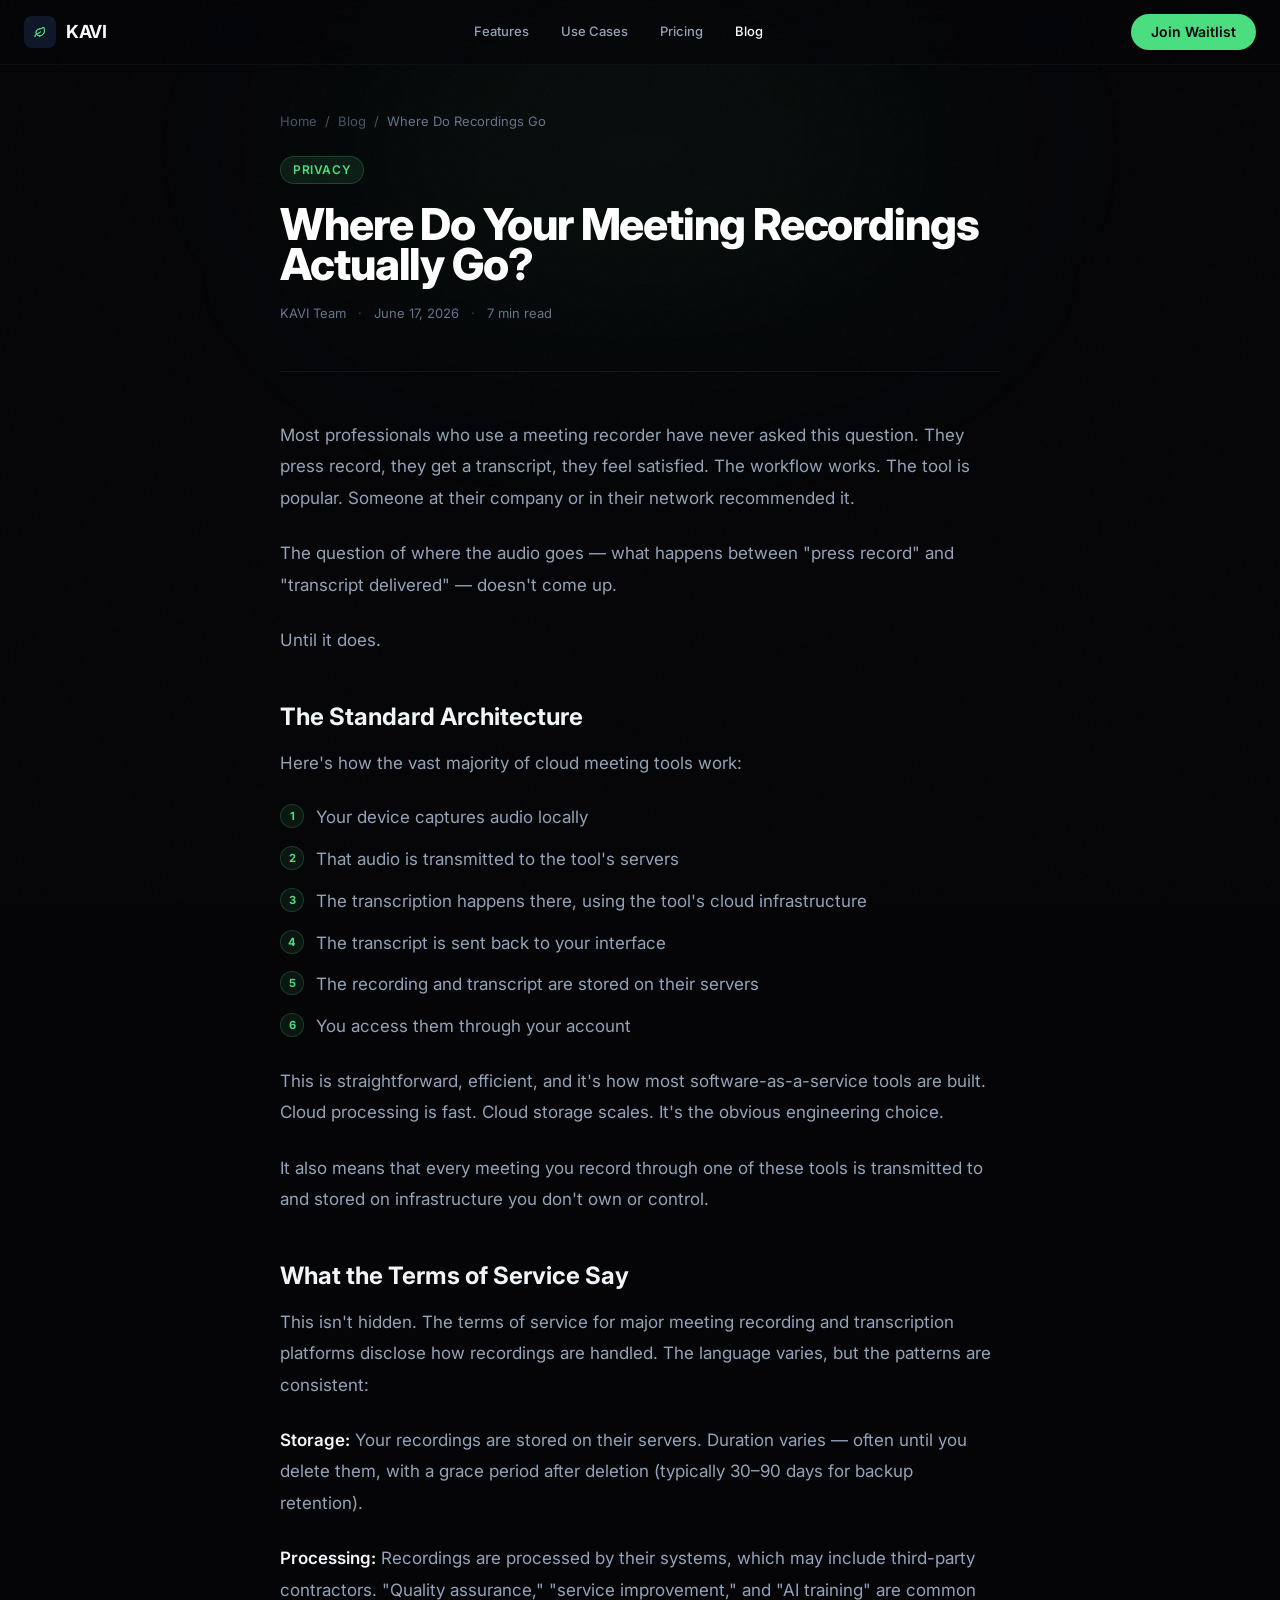
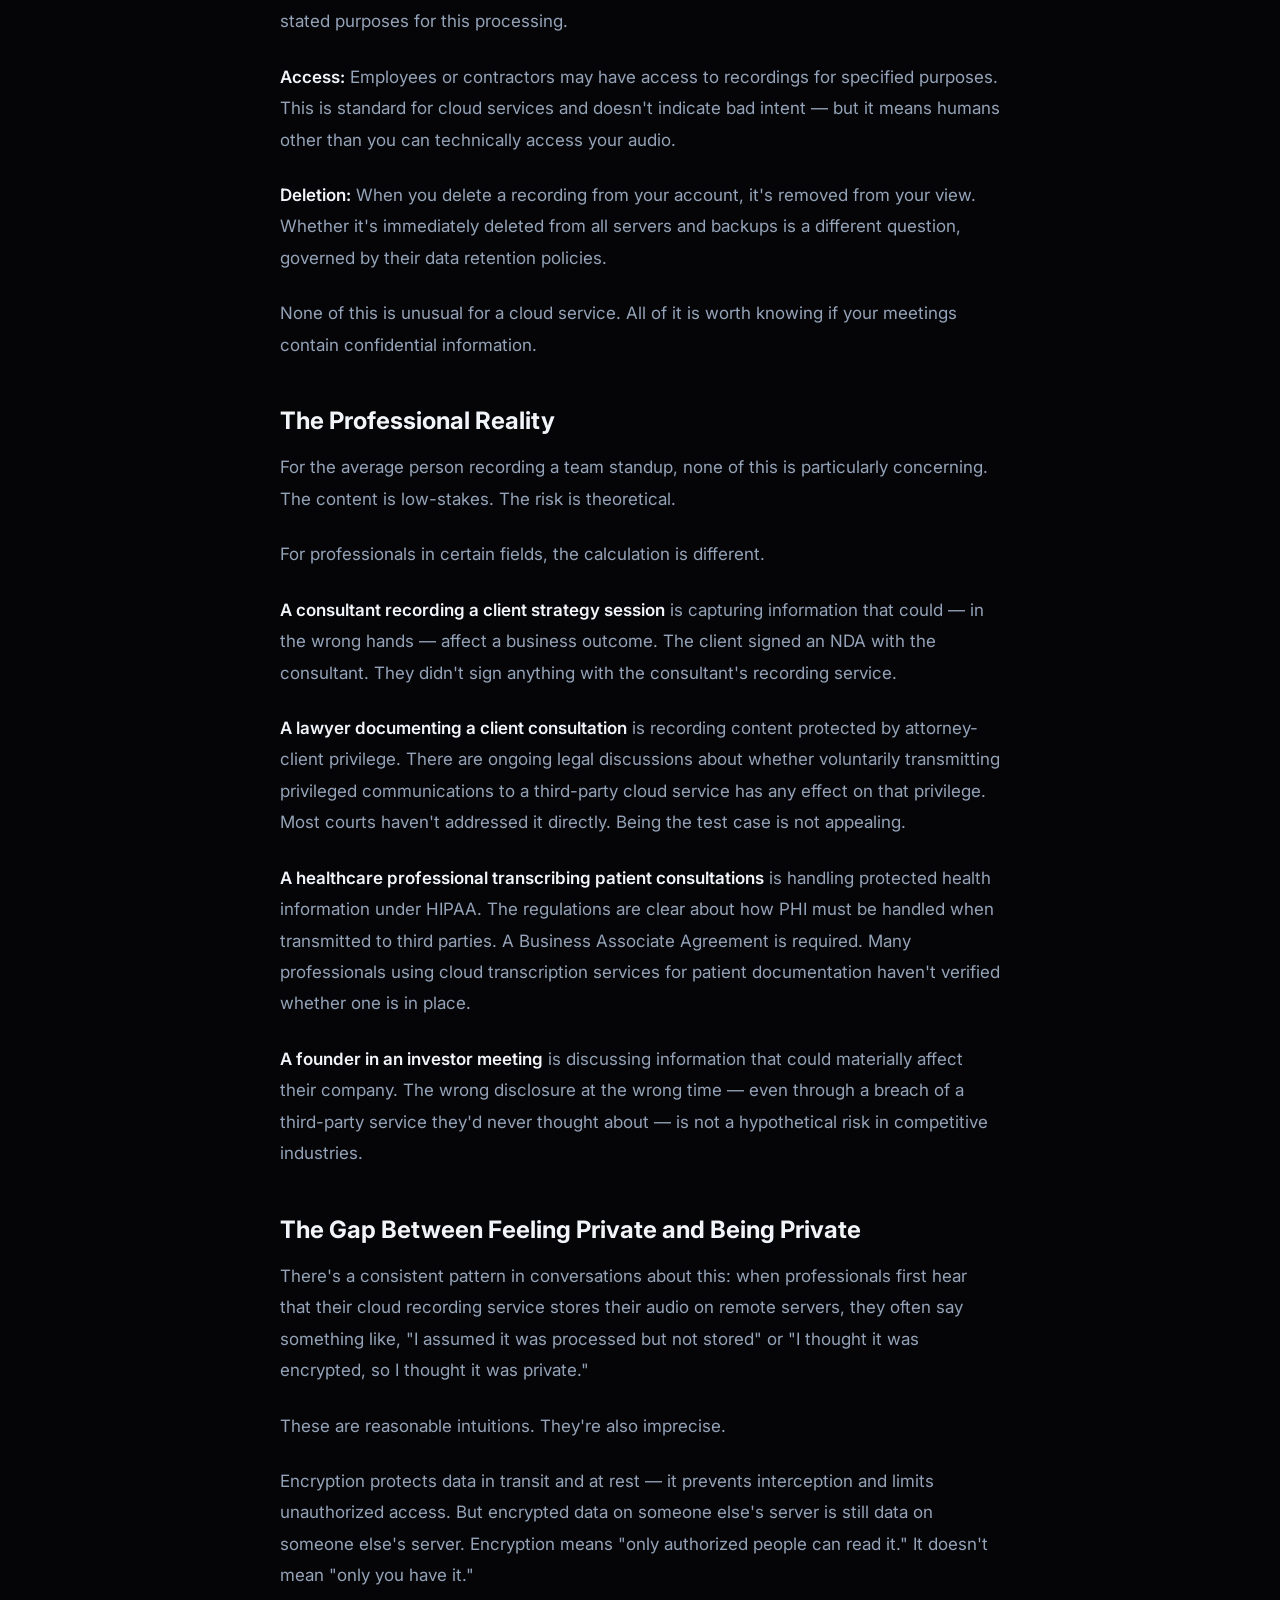
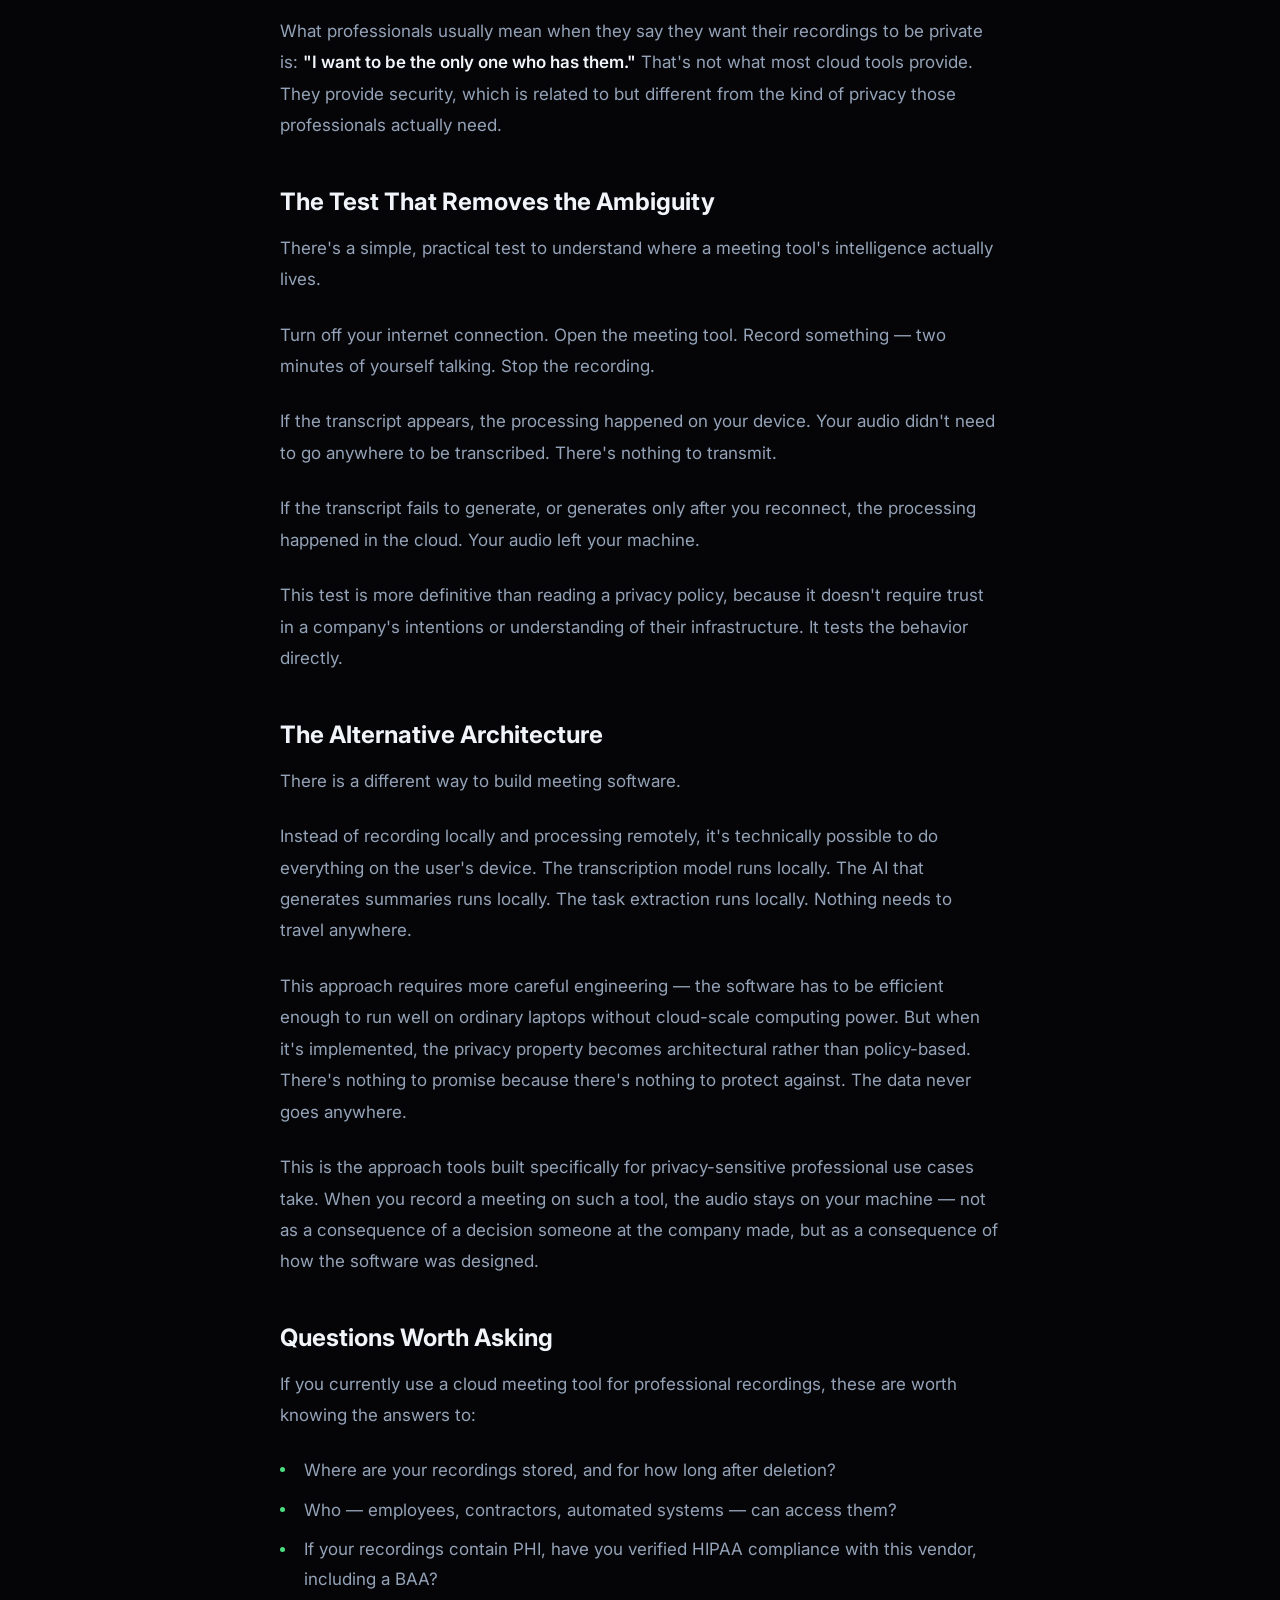
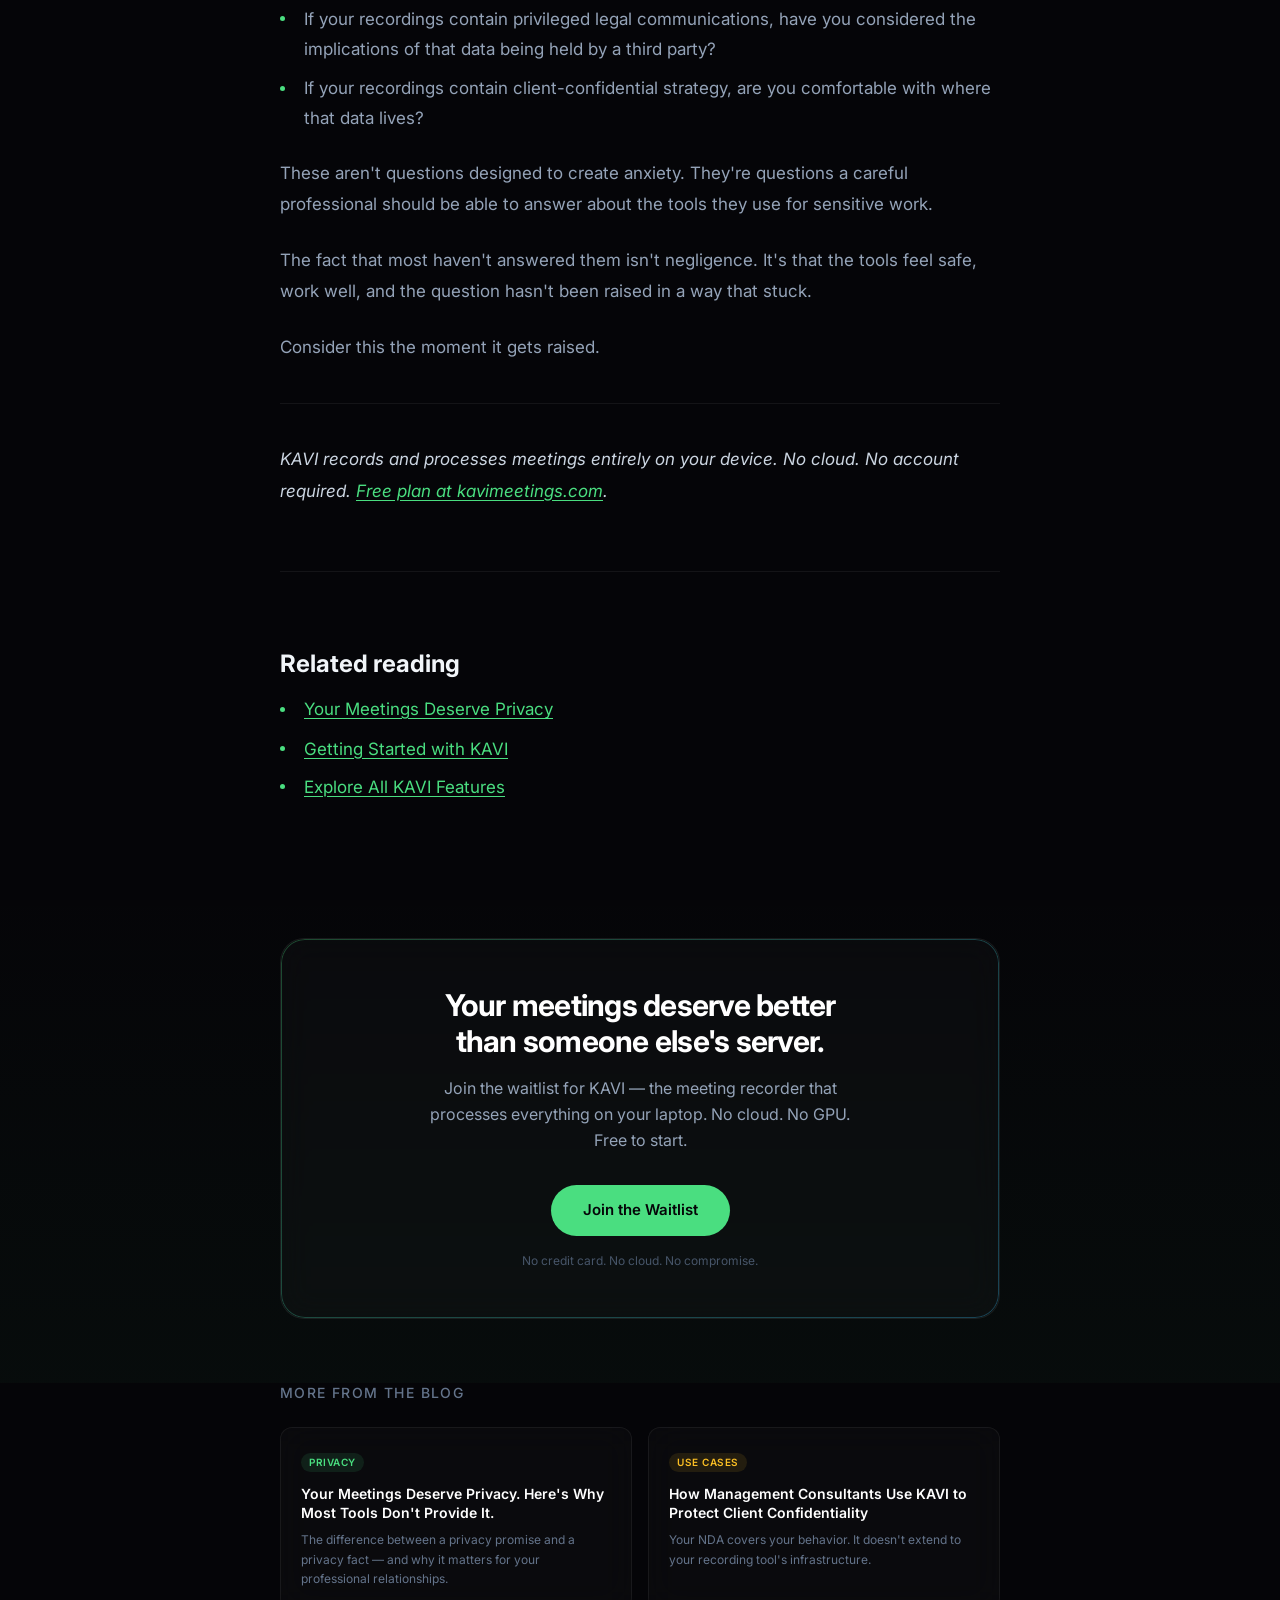
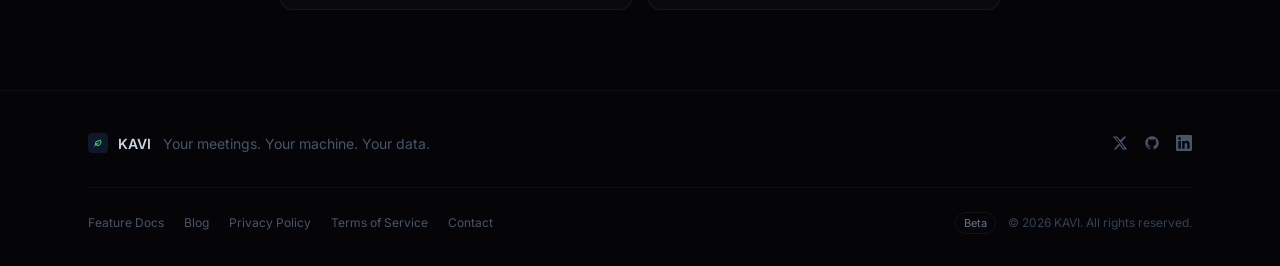
<file: blog/where-do-meeting-recordings-go.html>
<!DOCTYPE html>
<html lang="en" class="scroll-smooth">
<head>
    <meta charset="UTF-8">
    <meta name="viewport" content="width=device-width, initial-scale=1.0">
    <title>Where Do Your Meeting Recordings Actually Go? | KAVI Blog</title>
    <meta name="description" content="Most professionals assume their meeting recordings are private. They're not. Here's what actually happens to your audio when you record a call on a cloud meeting tool.">
    <meta name="keywords" content="where do meeting recordings go, private meeting recorder, meeting recording privacy, cloud meeting tool data, offline meeting recorder, local meeting transcription">
    <link rel="canonical" href="https://kavimeetings.com/blog/where-do-meeting-recordings-go.html">

    <meta property="og:title" content="Where Do Your Meeting Recordings Actually Go?">
    <meta property="og:description" content="Most professionals assume their meeting recordings are private. They're not. Here's what actually happens to your audio.">
    <meta property="og:type" content="article">
    <meta property="og:url" content="https://kavimeetings.com/blog/where-do-meeting-recordings-go.html">
    <meta property="og:image" content="https://kavimeetings.com/assets/og-image.png">
    <meta property="og:site_name" content="KAVI">
    <meta property="article:published_time" content="2026-06-17">

    <meta name="twitter:card" content="summary_large_image">
    <meta name="twitter:title" content="Where Do Your Meeting Recordings Actually Go?">
    <meta name="twitter:description" content="Most professionals assume their meeting recordings are private. They're not.">
    <meta name="twitter:image" content="https://kavimeetings.com/assets/og-image.png">

    <link rel="icon" type="image/svg+xml" href="../assets/favicon.svg">
    <link rel="icon" type="image/x-icon" href="../assets/favicon.ico">
    <link rel="apple-touch-icon" href="../assets/apple-touch-icon.png">

    <link rel="preconnect" href="https://fonts.googleapis.com">
    <link rel="preconnect" href="https://fonts.gstatic.com" crossorigin>
    <link href="https://fonts.googleapis.com/css2?family=Inter:wght@300;400;500;600;700;800&family=JetBrains+Mono:wght@400;500&display=swap" rel="stylesheet">

    <link rel="stylesheet" href="../assets/tailwind.css">

    <style>
        .fade-in { opacity: 0; transform: translateY(24px); transition: all 0.7s cubic-bezier(0.16, 1, 0.3, 1); }
        .fade-in.visible { opacity: 1; transform: translateY(0); }
        .glass { background: rgba(255,255,255,0.025); backdrop-filter: blur(16px); border: 1px solid rgba(255,255,255,0.06); }
        .glass:hover { background: rgba(255,255,255,0.045); border-color: rgba(255,255,255,0.1); }
        .gradient-text { background: linear-gradient(135deg, #4ade80, #38BDF8); -webkit-background-clip: text; -webkit-text-fill-color: transparent; background-clip: text; }
        .gradient-border { position: relative; }
        .gradient-border::before { content: ''; position: absolute; inset: 0; border-radius: inherit; padding: 1px; background: linear-gradient(135deg, rgba(74,222,128,0.3), rgba(56,189,248,0.3)); -webkit-mask: linear-gradient(#fff 0 0) content-box, linear-gradient(#fff 0 0); -webkit-mask-composite: xor; mask-composite: exclude; pointer-events: none; }
        .mobile-menu { max-height: 0; overflow: hidden; transition: max-height 0.35s cubic-bezier(0.4,0,0.2,1); }
        .mobile-menu.open { max-height: 320px; }
        body::before { content: ''; position: fixed; inset: 0; opacity: 0.015; background-image: url("data:image/svg+xml,%3Csvg viewBox='0 0 256 256' xmlns='http://www.w3.org/2000/svg'%3E%3Cfilter id='n'%3E%3CfeTurbulence type='fractalNoise' baseFrequency='0.9' numOctaves='4' stitchTiles='stitch'/%3E%3C/filter%3E%3Crect width='100%25' height='100%25' filter='url(%23n)'/%3E%3C/svg%3E"); pointer-events: none; z-index: 9999; }
        ::-webkit-scrollbar { width: 5px; }
        ::-webkit-scrollbar-track { background: #050508; }
        ::-webkit-scrollbar-thumb { background: #1e293b; border-radius: 3px; }
        .prose p { color: #94a3b8; line-height: 1.85; margin-bottom: 1.5rem; font-size: 1.0625rem; }
        .prose h2 { color: #f1f5f9; font-size: 1.5rem; font-weight: 700; margin-top: 2.75rem; margin-bottom: 1rem; line-height: 1.3; }
        .prose h3 { color: #e2e8f0; font-size: 1.125rem; font-weight: 600; margin-top: 2rem; margin-bottom: 0.75rem; }
        .prose strong { color: #f1f5f9; font-weight: 600; }
        .prose ul { margin-bottom: 1.5rem; padding-left: 0; list-style: none; }
        .prose ul li { color: #94a3b8; padding-left: 1.5rem; position: relative; margin-bottom: 0.625rem; line-height: 1.75; font-size: 1.0625rem; }
        .prose ul li::before { content: ''; position: absolute; left: 0; top: 0.68em; width: 5px; height: 5px; border-radius: 50%; background: #4ade80; }
        .prose ol { padding-left: 0; list-style: none; counter-reset: list; margin-bottom: 1.5rem; }
        .prose ol li { color: #94a3b8; padding-left: 2.25rem; position: relative; margin-bottom: 0.75rem; line-height: 1.75; font-size: 1.0625rem; counter-increment: list; }
        .prose ol li::before { content: counter(list); position: absolute; left: 0; top: 0.1em; width: 1.5rem; height: 1.5rem; border-radius: 50%; background: rgba(74,222,128,0.08); border: 1px solid rgba(74,222,128,0.2); display: flex; align-items: center; justify-content: center; font-size: 0.7rem; color: #4ade80; font-weight: 700; text-align: center; line-height: 1.5rem; }
        .prose hr { border: none; border-top: 1px solid rgba(255,255,255,0.06); margin: 2.5rem 0; }
        .prose em { color: #cbd5e1; font-style: italic; }
        .prose a { color: #4ade80; text-decoration: underline; text-underline-offset: 3px; }
        .prose a:hover { color: #22c55e; }
    </style>

    <script type="application/ld+json">
    {
      "@context": "https://schema.org",
      "@type": "Article",
      "headline": "Where Do Your Meeting Recordings Actually Go?",
      "description": "Most professionals assume their meeting recordings are private. They're not. Here's what actually happens to your audio when you record a call on a cloud meeting tool.",
      "datePublished": "2026-06-17",
      "dateModified": "2026-06-17",
      "author": { "@type": "Organization", "name": "KAVI", "url": "https://kavimeetings.com" },
      "publisher": { "@type": "Organization", "name": "KAVI", "url": "https://kavimeetings.com", "logo": { "@type": "ImageObject", "url": "https://kavimeetings.com/assets/kavi-logo.svg" } },
      "image": "https://kavimeetings.com/assets/og-image.png",
      "url": "https://kavimeetings.com/blog/where-do-meeting-recordings-go.html",
      "mainEntityOfPage": { "@type": "WebPage", "@id": "https://kavimeetings.com/blog/where-do-meeting-recordings-go.html" }
    }
    </script>
    <script type="application/ld+json">
    {
      "@context": "https://schema.org",
      "@type": "BreadcrumbList",
      "itemListElement": [
        {
          "@type": "ListItem",
          "position": 1,
          "name": "Home",
          "item": "https://kavimeetings.com/"
        },
        {
          "@type": "ListItem",
          "position": 2,
          "name": "Blog",
          "item": "https://kavimeetings.com/blog/"
        },
        {
          "@type": "ListItem",
          "position": 3,
          "name": "Where Do Your Meeting Recordings Actually Go?",
          "item": "https://kavimeetings.com/blog/where-do-meeting-recordings-go.html"
        }
      ]
    }
    </script>
</head>

<body class="bg-kavi-bg text-slate-50 font-sans antialiased overflow-x-hidden">

    <!-- NAV -->
    <nav class="fixed top-0 left-0 right-0 z-50 backdrop-blur-xl bg-kavi-bg/70 border-b border-white/[0.04]" id="navbar">
        <div class="max-w-7xl mx-auto px-6 h-16 flex items-center justify-between">
            <a href="../" class="flex items-center gap-2.5 group" aria-label="KAVI Home">
                <div class="w-8 h-8 rounded-lg overflow-hidden group-hover:scale-110 transition-transform duration-300">
                    <img src="../assets/kavi-logo.svg" alt="KAVI logo" class="w-full h-full">
                </div>
                <span class="text-lg font-bold tracking-tight">KAVI</span>
            </a>
            <div class="hidden md:flex items-center gap-8 text-[13px] text-slate-400 font-medium">
                <a href="../#features" class="hover:text-white transition-colors duration-200">Features</a>
                <a href="../#use-cases" class="hover:text-white transition-colors duration-200">Use Cases</a>
                <a href="../#pricing" class="hover:text-white transition-colors duration-200">Pricing</a>
                <a href="index.html" class="text-white transition-colors duration-200">Blog</a>
            </div>
            <div class="flex items-center gap-3">
                <a href="../#waitlist" class="bg-sage-400 text-kavi-bg font-semibold text-sm px-5 py-2 rounded-full hover:bg-sage-500 transition-all duration-200 hover:scale-105 hidden sm:block">Join Waitlist</a>
                <button class="md:hidden p-2 text-slate-400 hover:text-white" onclick="document.getElementById('mobile-nav').classList.toggle('open')" aria-label="Menu">
                    <svg class="w-5 h-5" fill="none" stroke="currentColor" viewBox="0 0 24 24"><path stroke-linecap="round" stroke-linejoin="round" stroke-width="2" d="M4 6h16M4 12h16M4 18h16"/></svg>
                </button>
            </div>
        </div>
        <div id="mobile-nav" class="mobile-menu md:hidden border-t border-white/[0.04] bg-kavi-bg/95 backdrop-blur-xl">
            <div class="px-6 py-4 space-y-3 text-sm">
                <a href="../#features" class="block text-slate-400 hover:text-white" onclick="document.getElementById('mobile-nav').classList.remove('open')">Features</a>
                <a href="../#use-cases" class="block text-slate-400 hover:text-white" onclick="document.getElementById('mobile-nav').classList.remove('open')">Use Cases</a>
                <a href="../#pricing" class="block text-slate-400 hover:text-white" onclick="document.getElementById('mobile-nav').classList.remove('open')">Pricing</a>
                <a href="index.html" class="block text-white" onclick="document.getElementById('mobile-nav').classList.remove('open')">Blog</a>
                <a href="../#waitlist" class="inline-block bg-sage-400 text-kavi-bg font-semibold text-sm px-5 py-2 rounded-full mt-2">Join Waitlist</a>
            </div>
        </div>
    </nav>

    <!-- ARTICLE HERO -->
    <section class="pt-28 pb-12 relative">
        <div class="absolute inset-0">
            <div class="absolute top-0 left-1/2 -translate-x-1/2 w-[600px] h-[300px] bg-sage-400/[0.05] rounded-full blur-[120px]"></div>
        </div>
        <div class="relative max-w-3xl mx-auto px-6 fade-in">
            <nav class="flex items-center gap-2 text-[13px] text-slate-600 mb-6" aria-label="Breadcrumb">
                <a href="../" class="hover:text-slate-400 transition-colors">Home</a>
                <span>/</span>
                <a href="index.html" class="hover:text-slate-400 transition-colors">Blog</a>
                <span>/</span>
                <span class="text-slate-500">Where Do Recordings Go</span>
            </nav>
            <div class="inline-flex items-center px-3 py-1 rounded-full bg-sage-400/10 border border-sage-400/20 text-[12px] text-sage-400 font-semibold uppercase tracking-wider mb-5">
                Privacy
            </div>
            <h1 class="text-3xl sm:text-4xl md:text-[2.75rem] font-extrabold tracking-tight leading-tight mb-5 text-white">
                Where Do Your Meeting Recordings Actually Go?
            </h1>
            <div class="flex flex-wrap items-center gap-3 text-[13px] text-slate-500">
                <span>KAVI Team</span>
                <span class="text-slate-700">·</span>
                <time datetime="2026-06-17">June 17, 2026</time>
                <span class="text-slate-700">·</span>
                <span>7 min read</span>
            </div>
        </div>
    </section>

    <!-- DIVIDER -->
    <div class="max-w-3xl mx-auto px-6">
        <div class="border-t border-white/[0.06]"></div>
    </div>

    <!-- ARTICLE BODY -->
    <article class="max-w-3xl mx-auto px-6 py-12 prose fade-in">

        <p>Most professionals who use a meeting recorder have never asked this question. They press record, they get a transcript, they feel satisfied. The workflow works. The tool is popular. Someone at their company or in their network recommended it.</p>

        <p>The question of where the audio goes — what happens between "press record" and "transcript delivered" — doesn't come up.</p>

        <p>Until it does.</p>

        <h2>The Standard Architecture</h2>

        <p>Here's how the vast majority of cloud meeting tools work:</p>

        <ol>
            <li>Your device captures audio locally</li>
            <li>That audio is transmitted to the tool's servers</li>
            <li>The transcription happens there, using the tool's cloud infrastructure</li>
            <li>The transcript is sent back to your interface</li>
            <li>The recording and transcript are stored on their servers</li>
            <li>You access them through your account</li>
        </ol>

        <p>This is straightforward, efficient, and it's how most software-as-a-service tools are built. Cloud processing is fast. Cloud storage scales. It's the obvious engineering choice.</p>

        <p>It also means that every meeting you record through one of these tools is transmitted to and stored on infrastructure you don't own or control.</p>

        <h2>What the Terms of Service Say</h2>

        <p>This isn't hidden. The terms of service for major meeting recording and transcription platforms disclose how recordings are handled. The language varies, but the patterns are consistent:</p>

        <p><strong>Storage:</strong> Your recordings are stored on their servers. Duration varies — often until you delete them, with a grace period after deletion (typically 30–90 days for backup retention).</p>

        <p><strong>Processing:</strong> Recordings are processed by their systems, which may include third-party contractors. "Quality assurance," "service improvement," and "AI training" are common stated purposes for this processing.</p>

        <p><strong>Access:</strong> Employees or contractors may have access to recordings for specified purposes. This is standard for cloud services and doesn't indicate bad intent — but it means humans other than you can technically access your audio.</p>

        <p><strong>Deletion:</strong> When you delete a recording from your account, it's removed from your view. Whether it's immediately deleted from all servers and backups is a different question, governed by their data retention policies.</p>

        <p>None of this is unusual for a cloud service. All of it is worth knowing if your meetings contain confidential information.</p>

        <h2>The Professional Reality</h2>

        <p>For the average person recording a team standup, none of this is particularly concerning. The content is low-stakes. The risk is theoretical.</p>

        <p>For professionals in certain fields, the calculation is different.</p>

        <p><strong>A consultant recording a client strategy session</strong> is capturing information that could — in the wrong hands — affect a business outcome. The client signed an NDA with the consultant. They didn't sign anything with the consultant's recording service.</p>

        <p><strong>A lawyer documenting a client consultation</strong> is recording content protected by attorney-client privilege. There are ongoing legal discussions about whether voluntarily transmitting privileged communications to a third-party cloud service has any effect on that privilege. Most courts haven't addressed it directly. Being the test case is not appealing.</p>

        <p><strong>A healthcare professional transcribing patient consultations</strong> is handling protected health information under HIPAA. The regulations are clear about how PHI must be handled when transmitted to third parties. A Business Associate Agreement is required. Many professionals using cloud transcription services for patient documentation haven't verified whether one is in place.</p>

        <p><strong>A founder in an investor meeting</strong> is discussing information that could materially affect their company. The wrong disclosure at the wrong time — even through a breach of a third-party service they'd never thought about — is not a hypothetical risk in competitive industries.</p>

        <h2>The Gap Between Feeling Private and Being Private</h2>

        <p>There's a consistent pattern in conversations about this: when professionals first hear that their cloud recording service stores their audio on remote servers, they often say something like, "I assumed it was processed but not stored" or "I thought it was encrypted, so I thought it was private."</p>

        <p>These are reasonable intuitions. They're also imprecise.</p>

        <p>Encryption protects data in transit and at rest — it prevents interception and limits unauthorized access. But encrypted data on someone else's server is still data on someone else's server. Encryption means "only authorized people can read it." It doesn't mean "only you have it."</p>

        <p>What professionals usually mean when they say they want their recordings to be private is: <strong>"I want to be the only one who has them."</strong> That's not what most cloud tools provide. They provide security, which is related to but different from the kind of privacy those professionals actually need.</p>

        <h2>The Test That Removes the Ambiguity</h2>

        <p>There's a simple, practical test to understand where a meeting tool's intelligence actually lives.</p>

        <p>Turn off your internet connection. Open the meeting tool. Record something — two minutes of yourself talking. Stop the recording.</p>

        <p>If the transcript appears, the processing happened on your device. Your audio didn't need to go anywhere to be transcribed. There's nothing to transmit.</p>

        <p>If the transcript fails to generate, or generates only after you reconnect, the processing happened in the cloud. Your audio left your machine.</p>

        <p>This test is more definitive than reading a privacy policy, because it doesn't require trust in a company's intentions or understanding of their infrastructure. It tests the behavior directly.</p>

        <h2>The Alternative Architecture</h2>

        <p>There is a different way to build meeting software.</p>

        <p>Instead of recording locally and processing remotely, it's technically possible to do everything on the user's device. The transcription model runs locally. The AI that generates summaries runs locally. The task extraction runs locally. Nothing needs to travel anywhere.</p>

        <p>This approach requires more careful engineering — the software has to be efficient enough to run well on ordinary laptops without cloud-scale computing power. But when it's implemented, the privacy property becomes architectural rather than policy-based. There's nothing to promise because there's nothing to protect against. The data never goes anywhere.</p>

        <p>This is the approach tools built specifically for privacy-sensitive professional use cases take. When you record a meeting on such a tool, the audio stays on your machine — not as a consequence of a decision someone at the company made, but as a consequence of how the software was designed.</p>

        <h2>Questions Worth Asking</h2>

        <p>If you currently use a cloud meeting tool for professional recordings, these are worth knowing the answers to:</p>

        <ul>
            <li>Where are your recordings stored, and for how long after deletion?</li>
            <li>Who — employees, contractors, automated systems — can access them?</li>
            <li>If your recordings contain PHI, have you verified HIPAA compliance with this vendor, including a BAA?</li>
            <li>If your recordings contain privileged legal communications, have you considered the implications of that data being held by a third party?</li>
            <li>If your recordings contain client-confidential strategy, are you comfortable with where that data lives?</li>
        </ul>

        <p>These aren't questions designed to create anxiety. They're questions a careful professional should be able to answer about the tools they use for sensitive work.</p>

        <p>The fact that most haven't answered them isn't negligence. It's that the tools feel safe, work well, and the question hasn't been raised in a way that stuck.</p>

        <p>Consider this the moment it gets raised.</p>

        <hr>

        <p><em>KAVI records and processes meetings entirely on your device. No cloud. No account required. <a href="../">Free plan at kavimeetings.com</a>.</em></p>

    
        <section class="mt-16 pt-8 border-t border-white/[0.06]">
          <h2 class="text-xl font-semibold mb-4">Related reading</h2>
          <ul class="space-y-2">
            <li><a href="your-meetings-deserve-privacy.html" class="text-sage-400 hover:underline">Your Meetings Deserve Privacy</a></li>
            <li><a href="getting-started-with-kavi.html" class="text-sage-400 hover:underline">Getting Started with KAVI</a></li>
            <li><a href="../features.html" class="text-sage-400 hover:underline">Explore All KAVI Features</a></li>
          </ul>
        </section>
    </article>

    <!-- CTA -->
    <section class="py-16 relative">
        <div class="absolute inset-0 bg-gradient-to-t from-sage-400/[0.03] to-transparent"></div>
        <div class="relative max-w-3xl mx-auto px-6 fade-in">
            <div class="glass rounded-3xl p-8 md:p-12 text-center gradient-border">
                <h2 class="text-2xl md:text-3xl font-bold tracking-tight mb-4 text-white">Your meetings deserve better<br>than someone else's server.</h2>
                <p class="text-slate-400 mb-8 max-w-md mx-auto leading-relaxed">Join the waitlist for KAVI — the meeting recorder that processes everything on your laptop. No cloud. No GPU. Free to start.</p>
                <a href="../#waitlist" class="inline-block bg-sage-400 text-kavi-bg font-semibold px-8 py-3.5 rounded-full text-[15px] hover:bg-sage-500 transition-all hover:scale-[1.03]">Join the Waitlist</a>
                <p class="text-[12px] text-slate-600 mt-4">No credit card. No cloud. No compromise.</p>
            </div>
        </div>
    </section>

    <!-- RELATED POSTS -->
    <section class="pb-20">
        <div class="max-w-3xl mx-auto px-6">
            <p class="text-sm font-medium text-slate-500 uppercase tracking-widest mb-6">More from the blog</p>
            <div class="grid sm:grid-cols-2 gap-4">
                <a href="your-meetings-deserve-privacy.html" class="glass rounded-xl p-5 hover:border-white/[0.12] transition-all group">
                    <div class="inline-block px-2 py-0.5 rounded-full bg-sage-400/10 text-[10px] text-sage-400 font-semibold uppercase tracking-wider mb-3">Privacy</div>
                    <h4 class="text-sm font-semibold text-white group-hover:text-sage-400 transition-colors leading-snug mb-2">Your Meetings Deserve Privacy. Here's Why Most Tools Don't Provide It.</h4>
                    <p class="text-[12px] text-slate-500 leading-relaxed">The difference between a privacy promise and a privacy fact — and why it matters for your professional relationships.</p>
                </a>
                <a href="meeting-recorder-for-consultants.html" class="glass rounded-xl p-5 hover:border-white/[0.12] transition-all group">
                    <div class="inline-block px-2 py-0.5 rounded-full bg-kavi-gold/10 text-[10px] text-kavi-gold font-semibold uppercase tracking-wider mb-3">Use Cases</div>
                    <h4 class="text-sm font-semibold text-white group-hover:text-sage-400 transition-colors leading-snug mb-2">How Management Consultants Use KAVI to Protect Client Confidentiality</h4>
                    <p class="text-[12px] text-slate-500 leading-relaxed">Your NDA covers your behavior. It doesn't extend to your recording tool's infrastructure.</p>
                </a>
            </div>
        </div>
    </section>

    <!-- FOOTER -->
    <footer class="border-t border-white/[0.04] pt-10 pb-8">
        <div class="max-w-6xl mx-auto px-6">
            <div class="flex flex-col md:flex-row items-center justify-between gap-6 mb-8">
                <div class="flex items-center gap-2.5">
                    <img src="../assets/kavi-logo.svg" alt="KAVI logo" class="w-5 h-5 rounded">
                    <div>
                        <span class="text-sm font-semibold text-slate-300">KAVI</span>
                        <span class="text-sm text-slate-600 ml-2">Your meetings. Your machine. Your data.</span>
                    </div>
                </div>
                <div class="flex items-center gap-4">
                    <a href="https://twitter.com/kaviapp" aria-label="KAVI on X" class="text-slate-600 hover:text-white transition-colors"><svg class="w-4 h-4" fill="currentColor" viewBox="0 0 24 24"><path d="M18.244 2.25h3.308l-7.227 8.26 8.502 11.24H16.17l-4.714-6.231-5.401 6.231H2.744l7.737-8.835L1.254 2.25H8.08l4.253 5.622 5.912-5.622Zm-1.161 17.52h1.833L7.084 4.126H5.117z"/></svg></a>
                    <a href="https://github.com/kaviapp" aria-label="KAVI on GitHub" class="text-slate-600 hover:text-white transition-colors"><svg class="w-4 h-4" fill="currentColor" viewBox="0 0 24 24"><path d="M12 2C6.477 2 2 6.484 2 12.017c0 4.425 2.865 8.18 6.839 9.504.5.092.682-.217.682-.483 0-.237-.008-.868-.013-1.703-2.782.605-3.369-1.343-3.369-1.343-.454-1.158-1.11-1.466-1.11-1.466-.908-.62.069-.608.069-.608 1.003.07 1.531 1.032 1.531 1.032.892 1.53 2.341 1.088 2.91.832.092-.647.35-1.088.636-1.338-2.22-.253-4.555-1.113-4.555-4.951 0-1.093.39-1.988 1.029-2.688-.103-.253-.446-1.272.098-2.65 0 0 .84-.27 2.75 1.026A9.564 9.564 0 0112 6.844c.85.004 1.705.115 2.504.337 1.909-1.296 2.747-1.027 2.747-1.027.546 1.379.202 2.398.1 2.651.64.7 1.028 1.595 1.028 2.688 0 3.848-2.339 4.695-4.566 4.943.359.309.678.92.678 1.855 0 1.338-.012 2.419-.012 2.747 0 .268.18.58.688.482A10.019 10.019 0 0022 12.017C22 6.484 17.522 2 12 2z"/></svg></a>
                    <a href="https://linkedin.com/company/kaviapp" aria-label="KAVI on LinkedIn" class="text-slate-600 hover:text-white transition-colors"><svg class="w-4 h-4" fill="currentColor" viewBox="0 0 24 24"><path d="M20.447 20.452h-3.554v-5.569c0-1.328-.027-3.037-1.852-3.037-1.853 0-2.136 1.445-2.136 2.939v5.667H9.351V9h3.414v1.561h.046c.477-.9 1.637-1.85 3.37-1.85 3.601 0 4.267 2.37 4.267 5.455v6.286zM5.337 7.433a2.062 2.062 0 01-2.063-2.065 2.064 2.064 0 112.063 2.065zm1.782 13.019H3.555V9h3.564v11.452zM22.225 0H1.771C.792 0 0 .774 0 1.729v20.542C0 23.227.792 24 1.771 24h20.451C23.2 24 24 23.227 24 22.271V1.729C24 .774 23.2 0 22.222 0h.003z"/></svg></a>
                </div>
            </div>
            <div class="flex flex-col md:flex-row items-center justify-between gap-4 pt-6 border-t border-white/[0.04]">
                <div class="flex flex-wrap justify-center md:justify-start items-center gap-x-5 gap-y-2 text-[12px] text-slate-600">
                    <a href="../features.html" class="hover:text-white transition-colors">Feature Docs</a>
                    <a href="index.html" class="hover:text-white transition-colors">Blog</a>
                    <a href="../privacy.html" class="hover:text-white transition-colors">Privacy Policy</a>
                    <a href="../terms.html" class="hover:text-white transition-colors">Terms of Service</a>
                    <a href="mailto:hello@kavimeetings.com" class="hover:text-white transition-colors">Contact</a>
                </div>
                <div class="flex items-center gap-3 text-[12px] text-slate-700">
                    <span class="px-2 py-0.5 rounded-full border border-white/[0.06] text-[11px] text-slate-500">Beta</span>
                    <span>&copy; 2026 KAVI. All rights reserved.</span>
                </div>
            </div>
        </div>
    </footer>

    <script>
        const observer = new IntersectionObserver((entries) => {
            entries.forEach(entry => { if (entry.isIntersecting) entry.target.classList.add('visible'); });
        }, { threshold: 0.1, rootMargin: '0px 0px -40px 0px' });
        document.querySelectorAll('.fade-in').forEach(el => observer.observe(el));
        const navbar = document.getElementById('navbar');
        window.addEventListener('scroll', () => {
            navbar.classList.toggle('bg-kavi-bg/90', window.scrollY > 20);
            navbar.classList.toggle('bg-kavi-bg/70', window.scrollY <= 20);
        }, { passive: true });
    </script>
    <script defer src='https://static.cloudflareinsights.com/beacon.min.js' data-cf-beacon='{"token": "64ef29a4621a4dfcaefad4a2cda24959"}'></script>
</body>
</html>
</file>
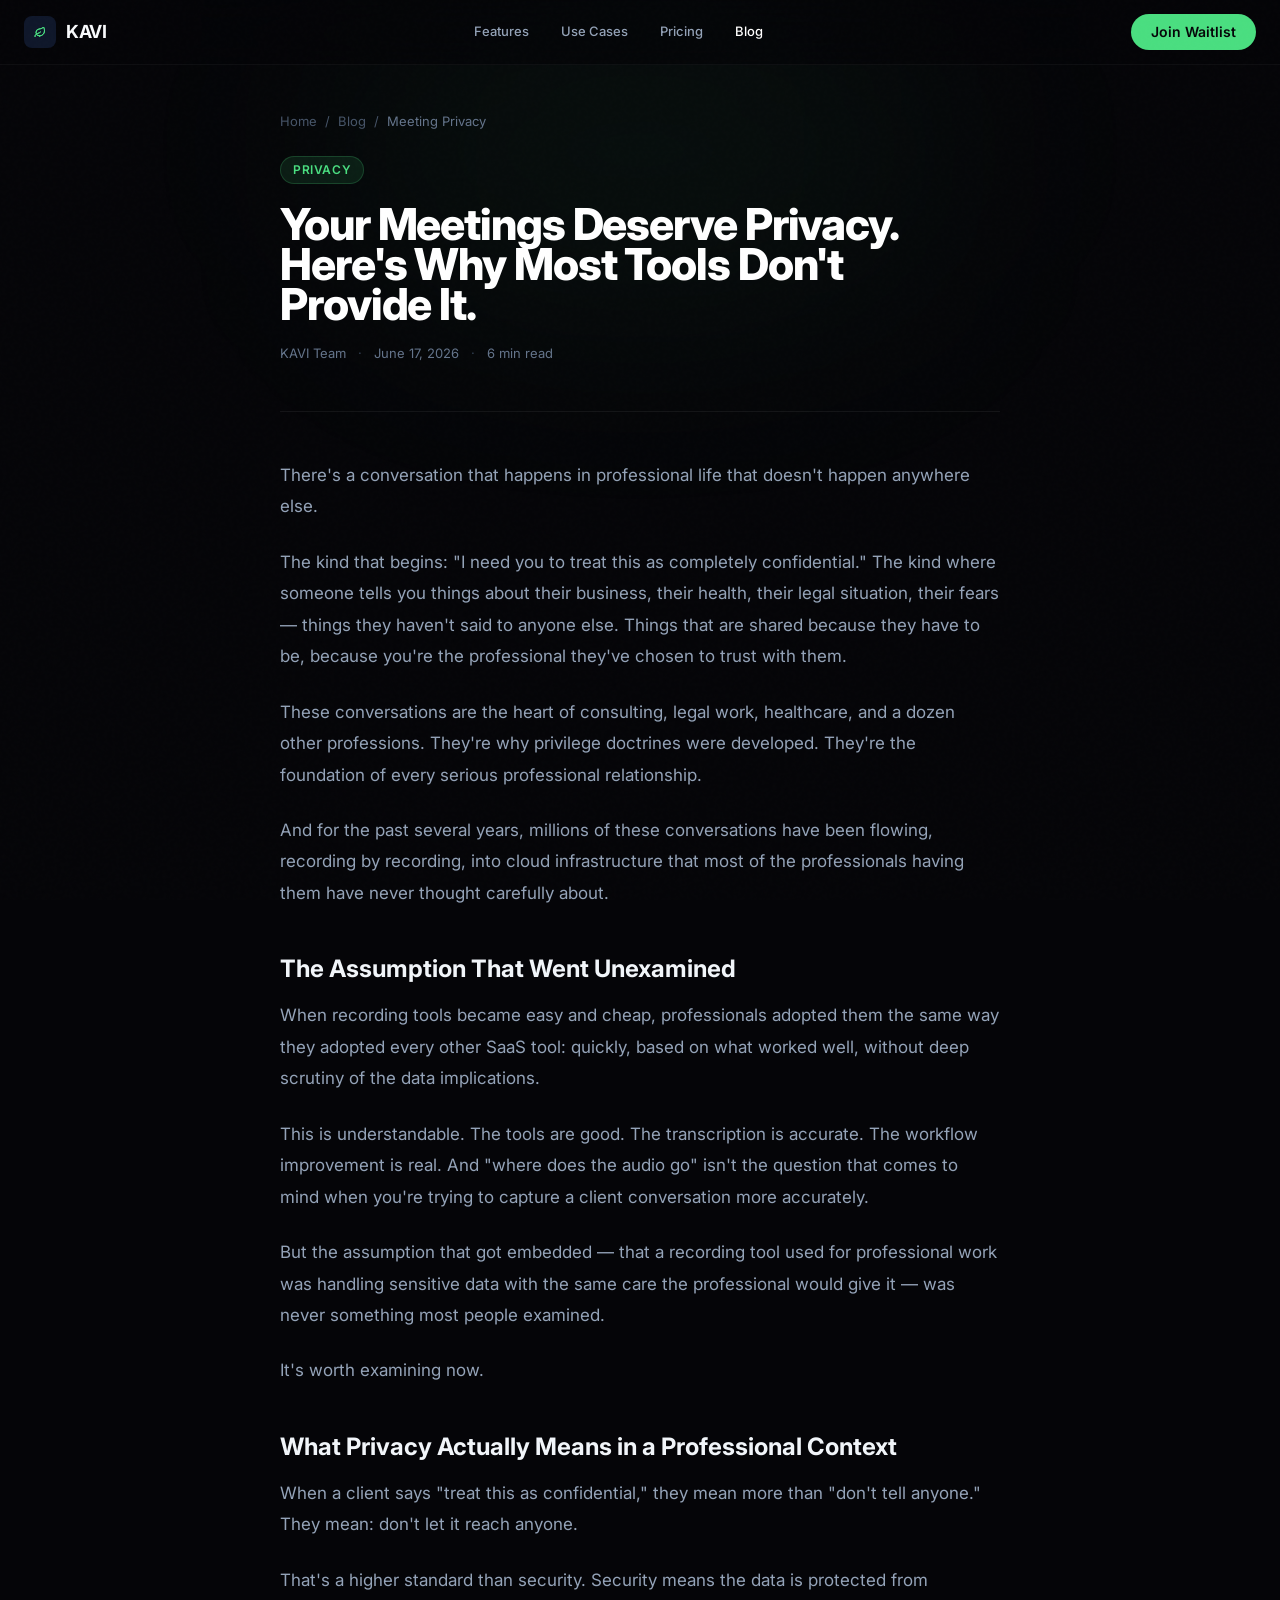
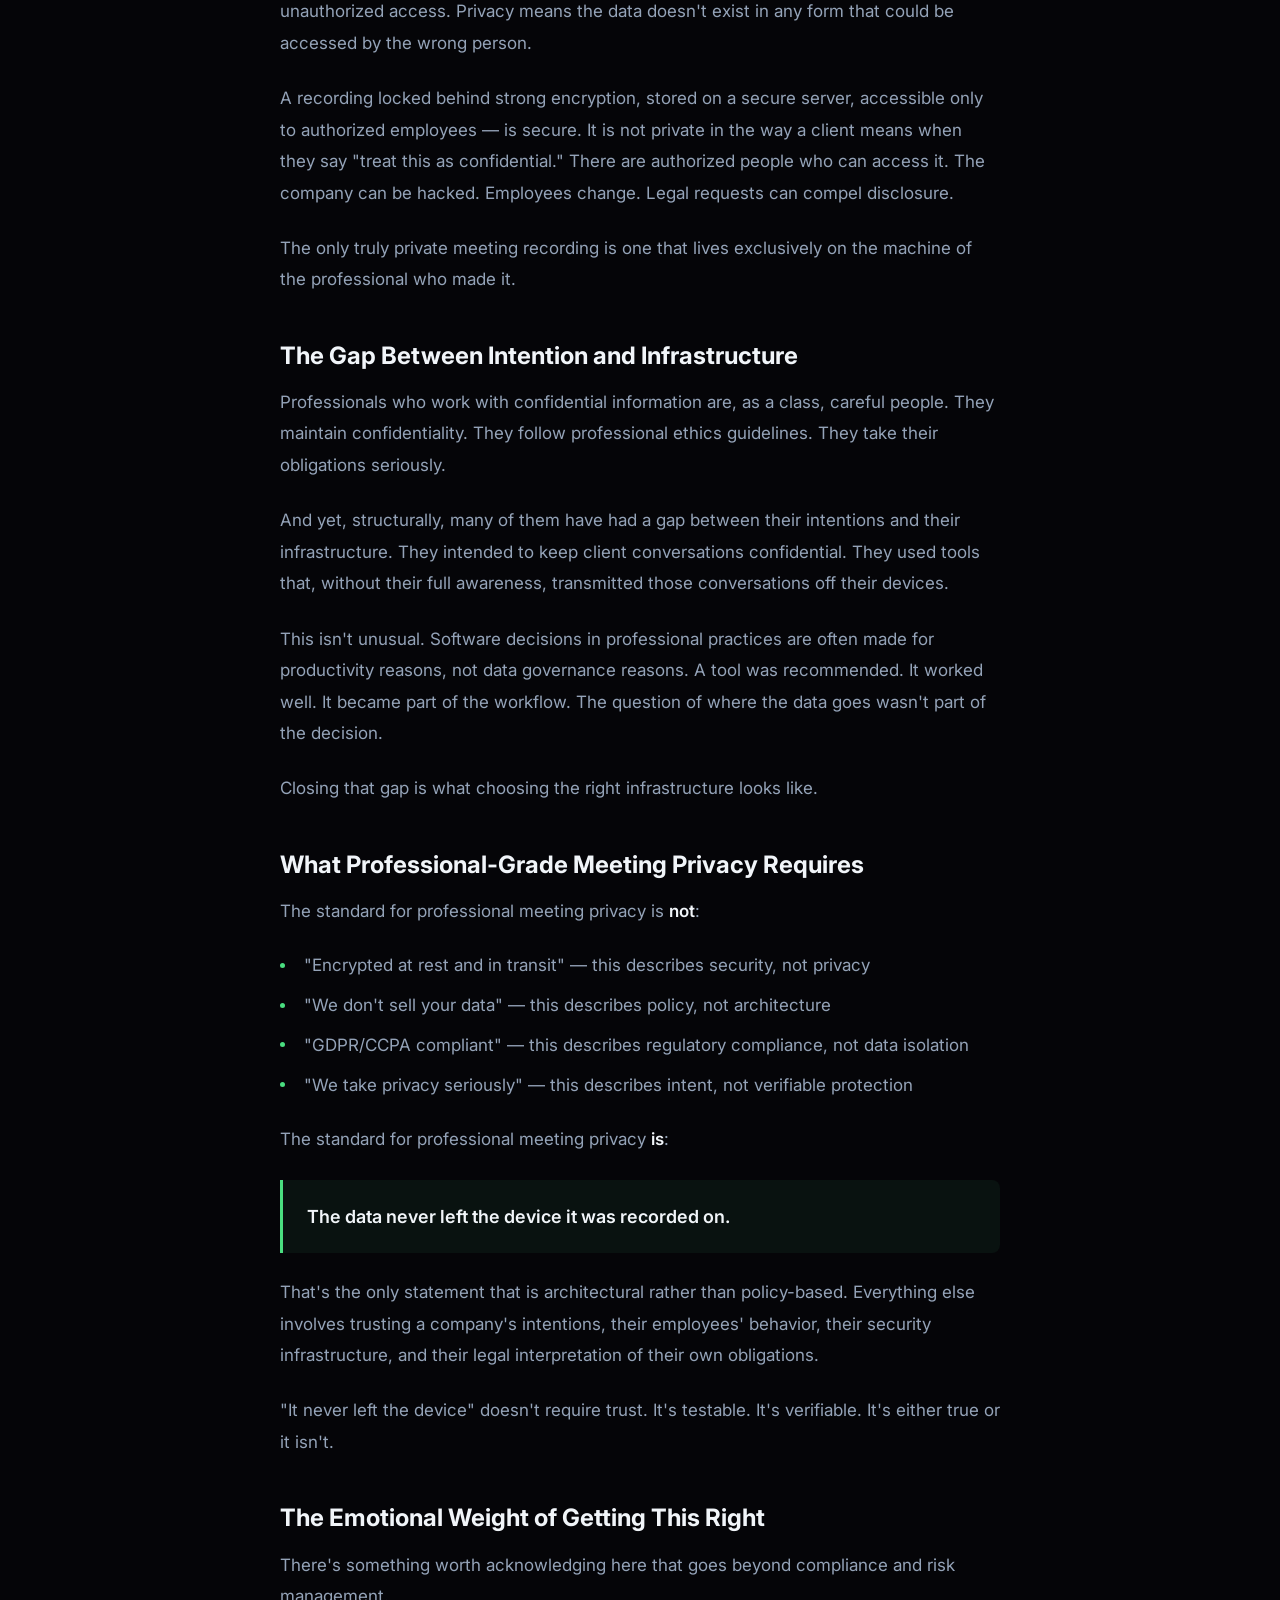
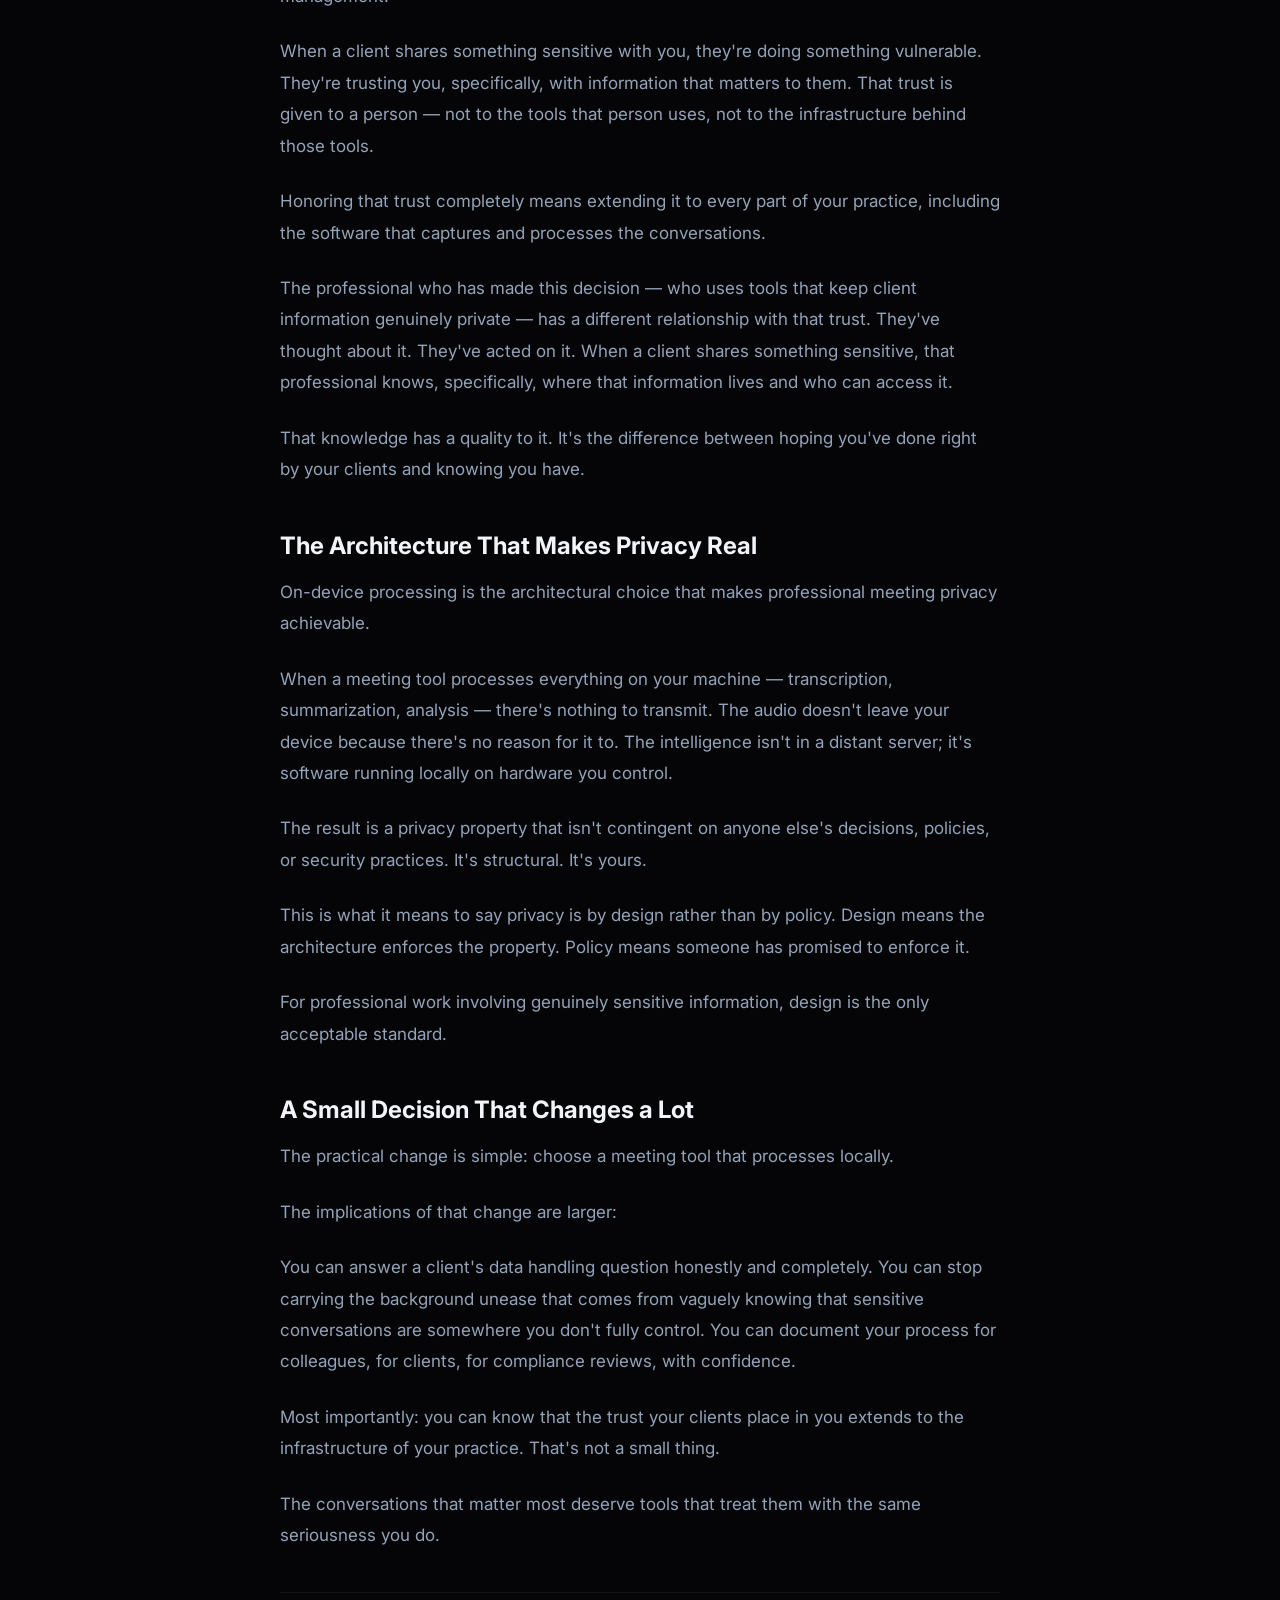
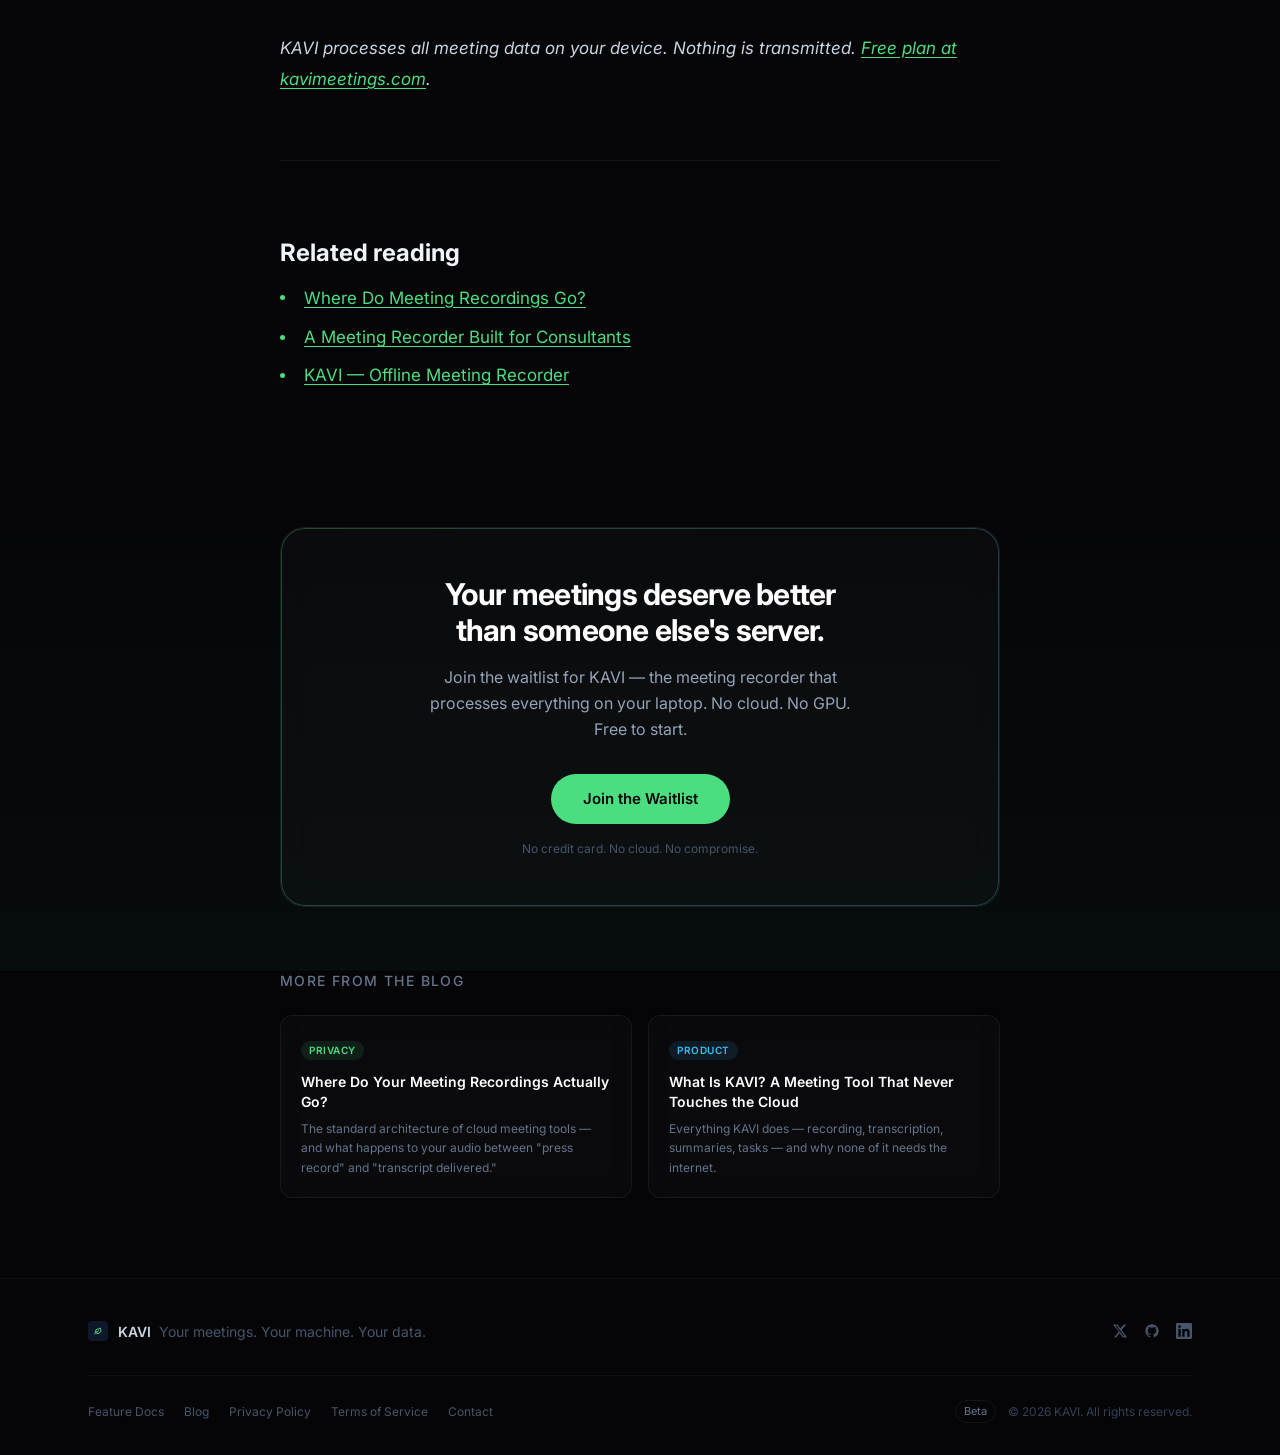
<file: blog/your-meetings-deserve-privacy.html>
<!DOCTYPE html>
<html lang="en" class="scroll-smooth">
<head>
    <meta charset="UTF-8">
    <meta name="viewport" content="width=device-width, initial-scale=1.0">
    <title>Your Meetings Deserve Privacy. Here's Why Most Tools Don't Provide It. | KAVI Blog</title>
    <meta name="description" content="When professionals record sensitive meetings, they deserve tools that treat that data with the same seriousness they do. Most don't. Here's what real meeting privacy looks like.">
    <meta name="keywords" content="meeting recording privacy, private meeting recorder, how to keep meeting recordings private, confidential meeting recording, meeting privacy professional, local meeting recorder">
    <link rel="canonical" href="https://kavimeetings.com/blog/your-meetings-deserve-privacy.html">

    <meta property="og:title" content="Your Meetings Deserve Privacy. Here's Why Most Tools Don't Provide It.">
    <meta property="og:description" content="When professionals record sensitive meetings, they deserve tools that treat that data with the same seriousness they do. Most don't.">
    <meta property="og:type" content="article">
    <meta property="og:url" content="https://kavimeetings.com/blog/your-meetings-deserve-privacy.html">
    <meta property="og:image" content="https://kavimeetings.com/assets/og-image.png">
    <meta property="og:site_name" content="KAVI">
    <meta property="article:published_time" content="2026-06-17">

    <meta name="twitter:card" content="summary_large_image">
    <meta name="twitter:title" content="Your Meetings Deserve Privacy. Here's Why Most Tools Don't Provide It.">
    <meta name="twitter:description" content="The difference between a privacy promise and a privacy fact — and why it matters for your professional relationships.">
    <meta name="twitter:image" content="https://kavimeetings.com/assets/og-image.png">

    <link rel="icon" type="image/svg+xml" href="../assets/favicon.svg">
    <link rel="icon" type="image/x-icon" href="../assets/favicon.ico">
    <link rel="apple-touch-icon" href="../assets/apple-touch-icon.png">

    <link rel="preconnect" href="https://fonts.googleapis.com">
    <link rel="preconnect" href="https://fonts.gstatic.com" crossorigin>
    <link href="https://fonts.googleapis.com/css2?family=Inter:wght@300;400;500;600;700;800&family=JetBrains+Mono:wght@400;500&display=swap" rel="stylesheet">

    <link rel="stylesheet" href="../assets/tailwind.css">
    <style>
        .fade-in { opacity: 0; transform: translateY(24px); transition: all 0.7s cubic-bezier(0.16, 1, 0.3, 1); }
        .fade-in.visible { opacity: 1; transform: translateY(0); }
        .glass { background: rgba(255,255,255,0.025); backdrop-filter: blur(16px); border: 1px solid rgba(255,255,255,0.06); }
        .glass:hover { background: rgba(255,255,255,0.045); border-color: rgba(255,255,255,0.1); }
        .gradient-text { background: linear-gradient(135deg, #4ade80, #38BDF8); -webkit-background-clip: text; -webkit-text-fill-color: transparent; background-clip: text; }
        .gradient-border { position: relative; }
        .gradient-border::before { content: ''; position: absolute; inset: 0; border-radius: inherit; padding: 1px; background: linear-gradient(135deg, rgba(74,222,128,0.3), rgba(56,189,248,0.3)); -webkit-mask: linear-gradient(#fff 0 0) content-box, linear-gradient(#fff 0 0); -webkit-mask-composite: xor; mask-composite: exclude; pointer-events: none; }
        .mobile-menu { max-height: 0; overflow: hidden; transition: max-height 0.35s cubic-bezier(0.4,0,0.2,1); }
        .mobile-menu.open { max-height: 320px; }
        body::before { content: ''; position: fixed; inset: 0; opacity: 0.015; background-image: url("data:image/svg+xml,%3Csvg viewBox='0 0 256 256' xmlns='http://www.w3.org/2000/svg'%3E%3Cfilter id='n'%3E%3CfeTurbulence type='fractalNoise' baseFrequency='0.9' numOctaves='4' stitchTiles='stitch'/%3E%3C/filter%3E%3Crect width='100%25' height='100%25' filter='url(%23n)'/%3E%3C/svg%3E"); pointer-events: none; z-index: 9999; }
        ::-webkit-scrollbar { width: 5px; }
        ::-webkit-scrollbar-track { background: #050508; }
        ::-webkit-scrollbar-thumb { background: #1e293b; border-radius: 3px; }
        .prose p { color: #94a3b8; line-height: 1.85; margin-bottom: 1.5rem; font-size: 1.0625rem; }
        .prose h2 { color: #f1f5f9; font-size: 1.5rem; font-weight: 700; margin-top: 2.75rem; margin-bottom: 1rem; line-height: 1.3; }
        .prose strong { color: #f1f5f9; font-weight: 600; }
        .prose ul { margin-bottom: 1.5rem; padding-left: 0; list-style: none; }
        .prose ul li { color: #94a3b8; padding-left: 1.5rem; position: relative; margin-bottom: 0.625rem; line-height: 1.75; font-size: 1.0625rem; }
        .prose ul li::before { content: ''; position: absolute; left: 0; top: 0.68em; width: 5px; height: 5px; border-radius: 50%; background: #4ade80; }
        .prose ul.cross li::before { background: #f87171; border-radius: 0; width: 8px; height: 2px; top: 0.75em; }
        .prose ul.check li::before { background: #4ade80; border-radius: 0; width: 8px; height: 2px; top: 0.75em; }
        .prose hr { border: none; border-top: 1px solid rgba(255,255,255,0.06); margin: 2.5rem 0; }
        .prose em { color: #cbd5e1; font-style: italic; }
        .prose a { color: #4ade80; text-decoration: underline; text-underline-offset: 3px; }
        .prose a:hover { color: #22c55e; }
    </style>
    <script type="application/ld+json">
    {
      "@context": "https://schema.org",
      "@type": "Article",
      "headline": "Your Meetings Deserve Privacy. Here's Why Most Tools Don't Provide It.",
      "description": "When professionals record sensitive meetings, they deserve tools that treat that data with the same seriousness they do. Most don't. Here's what real meeting privacy looks like.",
      "datePublished": "2026-06-17",
      "dateModified": "2026-06-17",
      "author": { "@type": "Organization", "name": "KAVI", "url": "https://kavimeetings.com" },
      "publisher": { "@type": "Organization", "name": "KAVI", "url": "https://kavimeetings.com", "logo": { "@type": "ImageObject", "url": "https://kavimeetings.com/assets/kavi-logo.svg" } },
      "image": "https://kavimeetings.com/assets/og-image.png",
      "url": "https://kavimeetings.com/blog/your-meetings-deserve-privacy.html",
      "mainEntityOfPage": { "@type": "WebPage", "@id": "https://kavimeetings.com/blog/your-meetings-deserve-privacy.html" }
    }
    </script>
    <script type="application/ld+json">
    {
      "@context": "https://schema.org",
      "@type": "BreadcrumbList",
      "itemListElement": [
        {
          "@type": "ListItem",
          "position": 1,
          "name": "Home",
          "item": "https://kavimeetings.com/"
        },
        {
          "@type": "ListItem",
          "position": 2,
          "name": "Blog",
          "item": "https://kavimeetings.com/blog/"
        },
        {
          "@type": "ListItem",
          "position": 3,
          "name": "Your Meetings Deserve Privacy. Here's Why Most Tools Don't Provide It.",
          "item": "https://kavimeetings.com/blog/your-meetings-deserve-privacy.html"
        }
      ]
    }
    </script>
</head>

<body class="bg-kavi-bg text-slate-50 font-sans antialiased overflow-x-hidden">

    <nav class="fixed top-0 left-0 right-0 z-50 backdrop-blur-xl bg-kavi-bg/70 border-b border-white/[0.04]" id="navbar">
        <div class="max-w-7xl mx-auto px-6 h-16 flex items-center justify-between">
            <a href="../" class="flex items-center gap-2.5 group" aria-label="KAVI Home">
                <div class="w-8 h-8 rounded-lg overflow-hidden group-hover:scale-110 transition-transform duration-300"><img src="../assets/kavi-logo.svg" alt="KAVI logo" class="w-full h-full"></div>
                <span class="text-lg font-bold tracking-tight">KAVI</span>
            </a>
            <div class="hidden md:flex items-center gap-8 text-[13px] text-slate-400 font-medium">
                <a href="../#features" class="hover:text-white transition-colors duration-200">Features</a>
                <a href="../#use-cases" class="hover:text-white transition-colors duration-200">Use Cases</a>
                <a href="../#pricing" class="hover:text-white transition-colors duration-200">Pricing</a>
                <a href="index.html" class="text-white transition-colors duration-200">Blog</a>
            </div>
            <div class="flex items-center gap-3">
                <a href="../#waitlist" class="bg-sage-400 text-kavi-bg font-semibold text-sm px-5 py-2 rounded-full hover:bg-sage-500 transition-all duration-200 hover:scale-105 hidden sm:block">Join Waitlist</a>
                <button class="md:hidden p-2 text-slate-400 hover:text-white" onclick="document.getElementById('mobile-nav').classList.toggle('open')" aria-label="Menu">
                    <svg class="w-5 h-5" fill="none" stroke="currentColor" viewBox="0 0 24 24"><path stroke-linecap="round" stroke-linejoin="round" stroke-width="2" d="M4 6h16M4 12h16M4 18h16"/></svg>
                </button>
            </div>
        </div>
        <div id="mobile-nav" class="mobile-menu md:hidden border-t border-white/[0.04] bg-kavi-bg/95 backdrop-blur-xl">
            <div class="px-6 py-4 space-y-3 text-sm">
                <a href="../#features" class="block text-slate-400 hover:text-white" onclick="document.getElementById('mobile-nav').classList.remove('open')">Features</a>
                <a href="../#pricing" class="block text-slate-400 hover:text-white" onclick="document.getElementById('mobile-nav').classList.remove('open')">Pricing</a>
                <a href="index.html" class="block text-white" onclick="document.getElementById('mobile-nav').classList.remove('open')">Blog</a>
                <a href="../#waitlist" class="inline-block bg-sage-400 text-kavi-bg font-semibold text-sm px-5 py-2 rounded-full mt-2">Join Waitlist</a>
            </div>
        </div>
    </nav>

    <section class="pt-28 pb-12 relative">
        <div class="absolute inset-0"><div class="absolute top-0 left-1/2 -translate-x-1/2 w-[600px] h-[300px] bg-sage-400/[0.05] rounded-full blur-[120px]"></div></div>
        <div class="relative max-w-3xl mx-auto px-6 fade-in">
            <nav class="flex items-center gap-2 text-[13px] text-slate-600 mb-6" aria-label="Breadcrumb">
                <a href="../" class="hover:text-slate-400 transition-colors">Home</a><span>/</span>
                <a href="index.html" class="hover:text-slate-400 transition-colors">Blog</a><span>/</span>
                <span class="text-slate-500">Meeting Privacy</span>
            </nav>
            <div class="inline-flex items-center px-3 py-1 rounded-full bg-sage-400/10 border border-sage-400/20 text-[12px] text-sage-400 font-semibold uppercase tracking-wider mb-5">Privacy</div>
            <h1 class="text-3xl sm:text-4xl md:text-[2.75rem] font-extrabold tracking-tight leading-tight mb-5 text-white">
                Your Meetings Deserve Privacy. Here's Why Most Tools Don't Provide It.
            </h1>
            <div class="flex flex-wrap items-center gap-3 text-[13px] text-slate-500">
                <span>KAVI Team</span><span class="text-slate-700">·</span>
                <time datetime="2026-06-17">June 17, 2026</time><span class="text-slate-700">·</span>
                <span>6 min read</span>
            </div>
        </div>
    </section>

    <div class="max-w-3xl mx-auto px-6"><div class="border-t border-white/[0.06]"></div></div>

    <article class="max-w-3xl mx-auto px-6 py-12 prose fade-in">

        <p>There's a conversation that happens in professional life that doesn't happen anywhere else.</p>

        <p>The kind that begins: "I need you to treat this as completely confidential." The kind where someone tells you things about their business, their health, their legal situation, their fears — things they haven't said to anyone else. Things that are shared because they have to be, because you're the professional they've chosen to trust with them.</p>

        <p>These conversations are the heart of consulting, legal work, healthcare, and a dozen other professions. They're why privilege doctrines were developed. They're the foundation of every serious professional relationship.</p>

        <p>And for the past several years, millions of these conversations have been flowing, recording by recording, into cloud infrastructure that most of the professionals having them have never thought carefully about.</p>

        <h2>The Assumption That Went Unexamined</h2>

        <p>When recording tools became easy and cheap, professionals adopted them the same way they adopted every other SaaS tool: quickly, based on what worked well, without deep scrutiny of the data implications.</p>

        <p>This is understandable. The tools are good. The transcription is accurate. The workflow improvement is real. And "where does the audio go" isn't the question that comes to mind when you're trying to capture a client conversation more accurately.</p>

        <p>But the assumption that got embedded — that a recording tool used for professional work was handling sensitive data with the same care the professional would give it — was never something most people examined.</p>

        <p>It's worth examining now.</p>

        <h2>What Privacy Actually Means in a Professional Context</h2>

        <p>When a client says "treat this as confidential," they mean more than "don't tell anyone." They mean: don't let it reach anyone.</p>

        <p>That's a higher standard than security. Security means the data is protected from unauthorized access. Privacy means the data doesn't exist in any form that could be accessed by the wrong person.</p>

        <p>A recording locked behind strong encryption, stored on a secure server, accessible only to authorized employees — is secure. It is not private in the way a client means when they say "treat this as confidential." There are authorized people who can access it. The company can be hacked. Employees change. Legal requests can compel disclosure.</p>

        <p>The only truly private meeting recording is one that lives exclusively on the machine of the professional who made it.</p>

        <h2>The Gap Between Intention and Infrastructure</h2>

        <p>Professionals who work with confidential information are, as a class, careful people. They maintain confidentiality. They follow professional ethics guidelines. They take their obligations seriously.</p>

        <p>And yet, structurally, many of them have had a gap between their intentions and their infrastructure. They intended to keep client conversations confidential. They used tools that, without their full awareness, transmitted those conversations off their devices.</p>

        <p>This isn't unusual. Software decisions in professional practices are often made for productivity reasons, not data governance reasons. A tool was recommended. It worked well. It became part of the workflow. The question of where the data goes wasn't part of the decision.</p>

        <p>Closing that gap is what choosing the right infrastructure looks like.</p>

        <h2>What Professional-Grade Meeting Privacy Requires</h2>

        <p>The standard for professional meeting privacy is <strong>not</strong>:</p>

        <ul>
            <li>"Encrypted at rest and in transit" — this describes security, not privacy</li>
            <li>"We don't sell your data" — this describes policy, not architecture</li>
            <li>"GDPR/CCPA compliant" — this describes regulatory compliance, not data isolation</li>
            <li>"We take privacy seriously" — this describes intent, not verifiable protection</li>
        </ul>

        <p>The standard for professional meeting privacy <strong>is</strong>:</p>

        <p style="font-size:1.125rem; color:#f1f5f9; font-weight:600; padding:1.25rem 1.5rem; background:rgba(74,222,128,0.06); border-left:3px solid #4ade80; border-radius:0 0.5rem 0.5rem 0; margin-bottom:1.5rem;">The data never left the device it was recorded on.</p>

        <p>That's the only statement that is architectural rather than policy-based. Everything else involves trusting a company's intentions, their employees' behavior, their security infrastructure, and their legal interpretation of their own obligations.</p>

        <p>"It never left the device" doesn't require trust. It's testable. It's verifiable. It's either true or it isn't.</p>

        <h2>The Emotional Weight of Getting This Right</h2>

        <p>There's something worth acknowledging here that goes beyond compliance and risk management.</p>

        <p>When a client shares something sensitive with you, they're doing something vulnerable. They're trusting you, specifically, with information that matters to them. That trust is given to a person — not to the tools that person uses, not to the infrastructure behind those tools.</p>

        <p>Honoring that trust completely means extending it to every part of your practice, including the software that captures and processes the conversations.</p>

        <p>The professional who has made this decision — who uses tools that keep client information genuinely private — has a different relationship with that trust. They've thought about it. They've acted on it. When a client shares something sensitive, that professional knows, specifically, where that information lives and who can access it.</p>

        <p>That knowledge has a quality to it. It's the difference between hoping you've done right by your clients and knowing you have.</p>

        <h2>The Architecture That Makes Privacy Real</h2>

        <p>On-device processing is the architectural choice that makes professional meeting privacy achievable.</p>

        <p>When a meeting tool processes everything on your machine — transcription, summarization, analysis — there's nothing to transmit. The audio doesn't leave your device because there's no reason for it to. The intelligence isn't in a distant server; it's software running locally on hardware you control.</p>

        <p>The result is a privacy property that isn't contingent on anyone else's decisions, policies, or security practices. It's structural. It's yours.</p>

        <p>This is what it means to say privacy is by design rather than by policy. Design means the architecture enforces the property. Policy means someone has promised to enforce it.</p>

        <p>For professional work involving genuinely sensitive information, design is the only acceptable standard.</p>

        <h2>A Small Decision That Changes a Lot</h2>

        <p>The practical change is simple: choose a meeting tool that processes locally.</p>

        <p>The implications of that change are larger:</p>

        <p>You can answer a client's data handling question honestly and completely. You can stop carrying the background unease that comes from vaguely knowing that sensitive conversations are somewhere you don't fully control. You can document your process for colleagues, for clients, for compliance reviews, with confidence.</p>

        <p>Most importantly: you can know that the trust your clients place in you extends to the infrastructure of your practice. That's not a small thing.</p>

        <p>The conversations that matter most deserve tools that treat them with the same seriousness you do.</p>

        <hr>

        <p><em>KAVI processes all meeting data on your device. Nothing is transmitted. <a href="../">Free plan at kavimeetings.com</a>.</em></p>

    
        <section class="mt-16 pt-8 border-t border-white/[0.06]">
          <h2 class="text-xl font-semibold mb-4">Related reading</h2>
          <ul class="space-y-2">
            <li><a href="where-do-meeting-recordings-go.html" class="text-sage-400 hover:underline">Where Do Meeting Recordings Go?</a></li>
            <li><a href="meeting-recorder-for-consultants.html" class="text-sage-400 hover:underline">A Meeting Recorder Built for Consultants</a></li>
            <li><a href="../index.html" class="text-sage-400 hover:underline">KAVI — Offline Meeting Recorder</a></li>
          </ul>
        </section>
    </article>

    <section class="py-16 relative">
        <div class="absolute inset-0 bg-gradient-to-t from-sage-400/[0.03] to-transparent"></div>
        <div class="relative max-w-3xl mx-auto px-6 fade-in">
            <div class="glass rounded-3xl p-8 md:p-12 text-center gradient-border">
                <h2 class="text-2xl md:text-3xl font-bold tracking-tight mb-4 text-white">Your meetings deserve better<br>than someone else's server.</h2>
                <p class="text-slate-400 mb-8 max-w-md mx-auto leading-relaxed">Join the waitlist for KAVI — the meeting recorder that processes everything on your laptop. No cloud. No GPU. Free to start.</p>
                <a href="../#waitlist" class="inline-block bg-sage-400 text-kavi-bg font-semibold px-8 py-3.5 rounded-full text-[15px] hover:bg-sage-500 transition-all hover:scale-[1.03]">Join the Waitlist</a>
                <p class="text-[12px] text-slate-600 mt-4">No credit card. No cloud. No compromise.</p>
            </div>
        </div>
    </section>

    <section class="pb-20">
        <div class="max-w-3xl mx-auto px-6">
            <p class="text-sm font-medium text-slate-500 uppercase tracking-widest mb-6">More from the blog</p>
            <div class="grid sm:grid-cols-2 gap-4">
                <a href="where-do-meeting-recordings-go.html" class="glass rounded-xl p-5 hover:border-white/[0.12] transition-all group">
                    <div class="inline-block px-2 py-0.5 rounded-full bg-sage-400/10 text-[10px] text-sage-400 font-semibold uppercase tracking-wider mb-3">Privacy</div>
                    <h4 class="text-sm font-semibold text-white group-hover:text-sage-400 transition-colors leading-snug mb-2">Where Do Your Meeting Recordings Actually Go?</h4>
                    <p class="text-[12px] text-slate-500 leading-relaxed">The standard architecture of cloud meeting tools — and what happens to your audio between "press record" and "transcript delivered."</p>
                </a>
                <a href="what-is-kavi.html" class="glass rounded-xl p-5 hover:border-white/[0.12] transition-all group">
                    <div class="inline-block px-2 py-0.5 rounded-full bg-kavi-cyan/10 text-[10px] text-kavi-cyan font-semibold uppercase tracking-wider mb-3">Product</div>
                    <h4 class="text-sm font-semibold text-white group-hover:text-sage-400 transition-colors leading-snug mb-2">What Is KAVI? A Meeting Tool That Never Touches the Cloud</h4>
                    <p class="text-[12px] text-slate-500 leading-relaxed">Everything KAVI does — recording, transcription, summaries, tasks — and why none of it needs the internet.</p>
                </a>
            </div>
        </div>
    </section>

    <footer class="border-t border-white/[0.04] pt-10 pb-8">
        <div class="max-w-6xl mx-auto px-6">
            <div class="flex flex-col md:flex-row items-center justify-between gap-6 mb-8">
                <div class="flex items-center gap-2.5">
                    <img src="../assets/kavi-logo.svg" alt="KAVI logo" class="w-5 h-5 rounded">
                    <div><span class="text-sm font-semibold text-slate-300">KAVI</span><span class="text-sm text-slate-600 ml-2">Your meetings. Your machine. Your data.</span></div>
                </div>
                <div class="flex items-center gap-4">
                    <a href="https://twitter.com/kaviapp" aria-label="X" class="text-slate-600 hover:text-white transition-colors"><svg class="w-4 h-4" fill="currentColor" viewBox="0 0 24 24"><path d="M18.244 2.25h3.308l-7.227 8.26 8.502 11.24H16.17l-4.714-6.231-5.401 6.231H2.744l7.737-8.835L1.254 2.25H8.08l4.253 5.622 5.912-5.622Zm-1.161 17.52h1.833L7.084 4.126H5.117z"/></svg></a>
                    <a href="https://github.com/kaviapp" aria-label="GitHub" class="text-slate-600 hover:text-white transition-colors"><svg class="w-4 h-4" fill="currentColor" viewBox="0 0 24 24"><path d="M12 2C6.477 2 2 6.484 2 12.017c0 4.425 2.865 8.18 6.839 9.504.5.092.682-.217.682-.483 0-.237-.008-.868-.013-1.703-2.782.605-3.369-1.343-3.369-1.343-.454-1.158-1.11-1.466-1.11-1.466-.908-.62.069-.608.069-.608 1.003.07 1.531 1.032 1.531 1.032.892 1.53 2.341 1.088 2.91.832.092-.647.35-1.088.636-1.338-2.22-.253-4.555-1.113-4.555-4.951 0-1.093.39-1.988 1.029-2.688-.103-.253-.446-1.272.098-2.65 0 0 .84-.27 2.75 1.026A9.564 9.564 0 0112 6.844c.85.004 1.705.115 2.504.337 1.909-1.296 2.747-1.027 2.747-1.027.546 1.379.202 2.398.1 2.651.64.7 1.028 1.595 1.028 2.688 0 3.848-2.339 4.695-4.566 4.943.359.309.678.92.678 1.855 0 1.338-.012 2.419-.012 2.747 0 .268.18.58.688.482A10.019 10.019 0 0022 12.017C22 6.484 17.522 2 12 2z"/></svg></a>
                    <a href="https://linkedin.com/company/kaviapp" aria-label="LinkedIn" class="text-slate-600 hover:text-white transition-colors"><svg class="w-4 h-4" fill="currentColor" viewBox="0 0 24 24"><path d="M20.447 20.452h-3.554v-5.569c0-1.328-.027-3.037-1.852-3.037-1.853 0-2.136 1.445-2.136 2.939v5.667H9.351V9h3.414v1.561h.046c.477-.9 1.637-1.85 3.37-1.85 3.601 0 4.267 2.37 4.267 5.455v6.286zM5.337 7.433a2.062 2.062 0 01-2.063-2.065 2.064 2.064 0 112.063 2.065zm1.782 13.019H3.555V9h3.564v11.452zM22.225 0H1.771C.792 0 0 .774 0 1.729v20.542C0 23.227.792 24 1.771 24h20.451C23.2 24 24 23.227 24 22.271V1.729C24 .774 23.2 0 22.222 0h.003z"/></svg></a>
                </div>
            </div>
            <div class="flex flex-col md:flex-row items-center justify-between gap-4 pt-6 border-t border-white/[0.04]">
                <div class="flex flex-wrap justify-center md:justify-start items-center gap-x-5 gap-y-2 text-[12px] text-slate-600">
                    <a href="../features.html" class="hover:text-white transition-colors">Feature Docs</a>
                    <a href="index.html" class="hover:text-white transition-colors">Blog</a>
                    <a href="../privacy.html" class="hover:text-white transition-colors">Privacy Policy</a>
                    <a href="../terms.html" class="hover:text-white transition-colors">Terms of Service</a>
                    <a href="mailto:hello@kavimeetings.com" class="hover:text-white transition-colors">Contact</a>
                </div>
                <div class="flex items-center gap-3 text-[12px] text-slate-700">
                    <span class="px-2 py-0.5 rounded-full border border-white/[0.06] text-[11px] text-slate-500">Beta</span>
                    <span>&copy; 2026 KAVI. All rights reserved.</span>
                </div>
            </div>
        </div>
    </footer>

    <script>
        const observer = new IntersectionObserver((entries) => {
            entries.forEach(entry => { if (entry.isIntersecting) entry.target.classList.add('visible'); });
        }, { threshold: 0.1, rootMargin: '0px 0px -40px 0px' });
        document.querySelectorAll('.fade-in').forEach(el => observer.observe(el));
        const navbar = document.getElementById('navbar');
        window.addEventListener('scroll', () => {
            navbar.classList.toggle('bg-kavi-bg/90', window.scrollY > 20);
            navbar.classList.toggle('bg-kavi-bg/70', window.scrollY <= 20);
        }, { passive: true });
    </script>
    <script defer src='https://static.cloudflareinsights.com/beacon.min.js' data-cf-beacon='{"token": "64ef29a4621a4dfcaefad4a2cda24959"}'></script>
</body>
</html>
</file>
